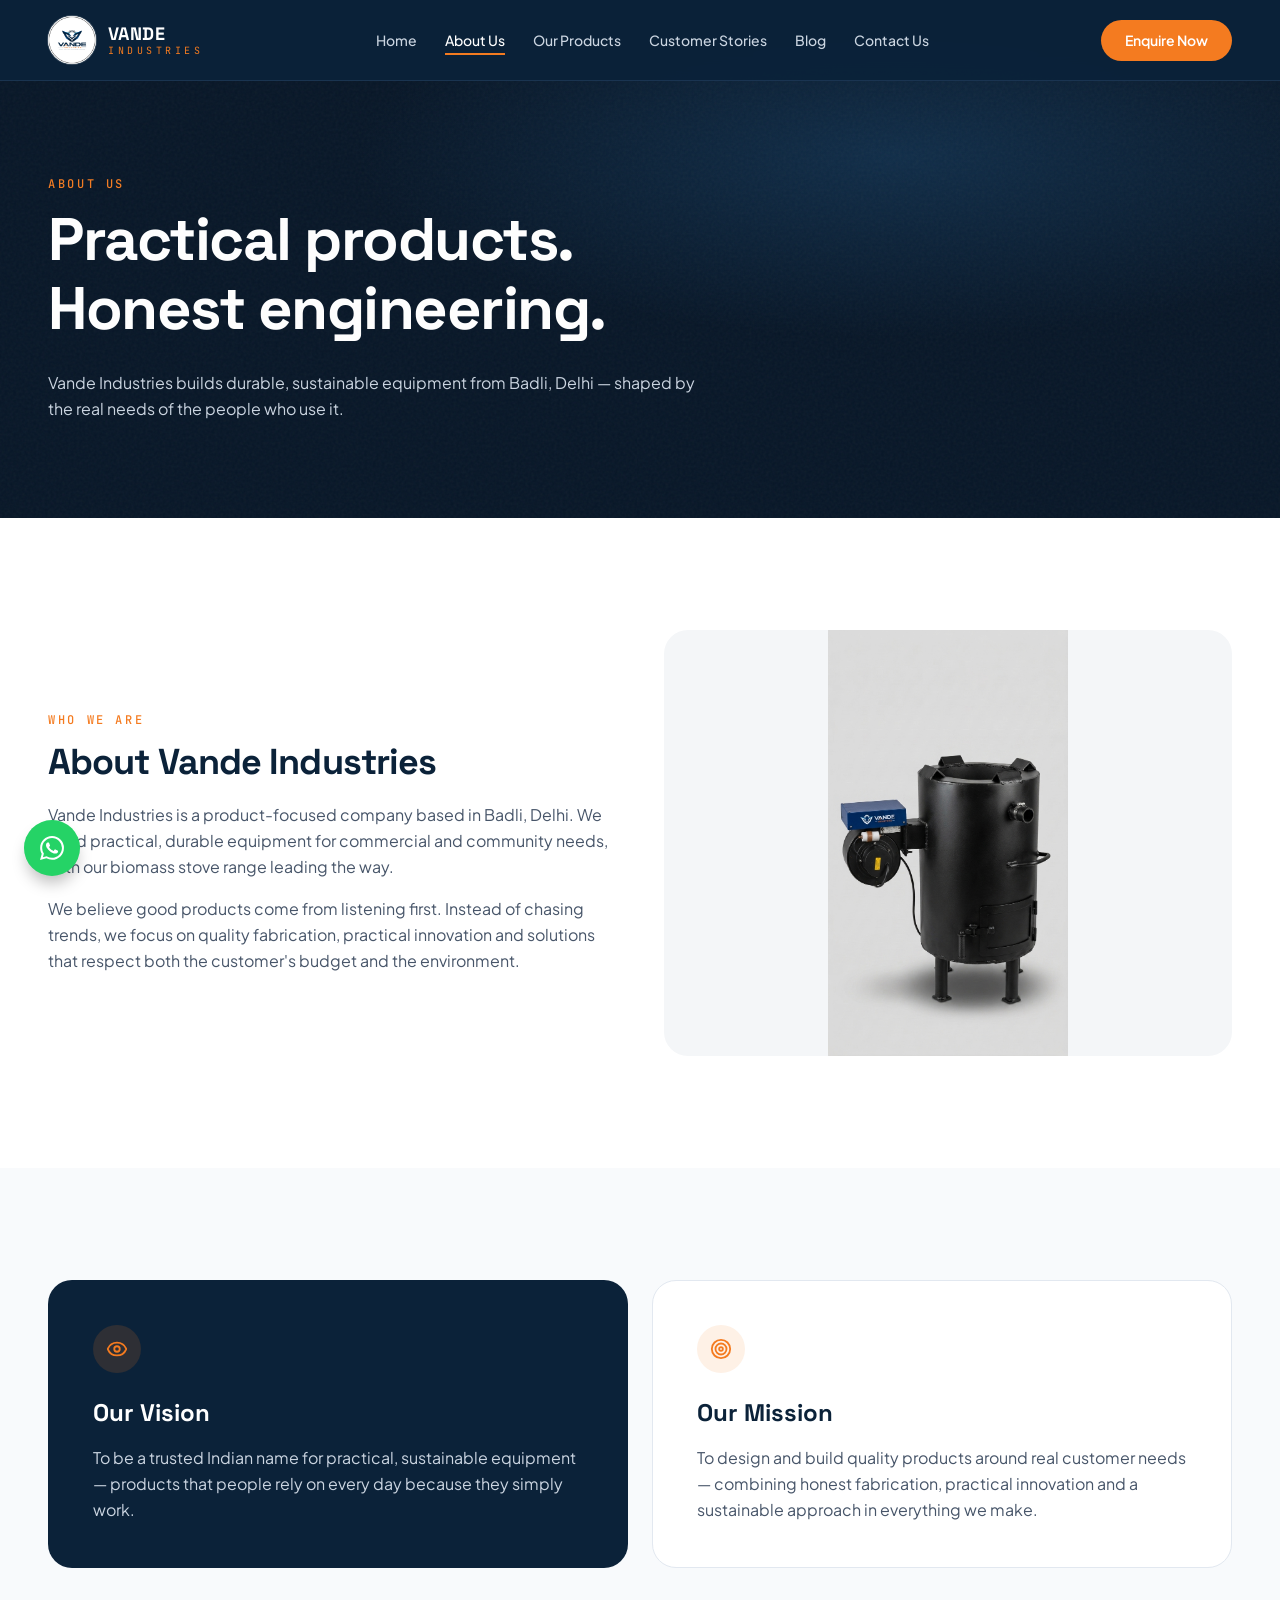
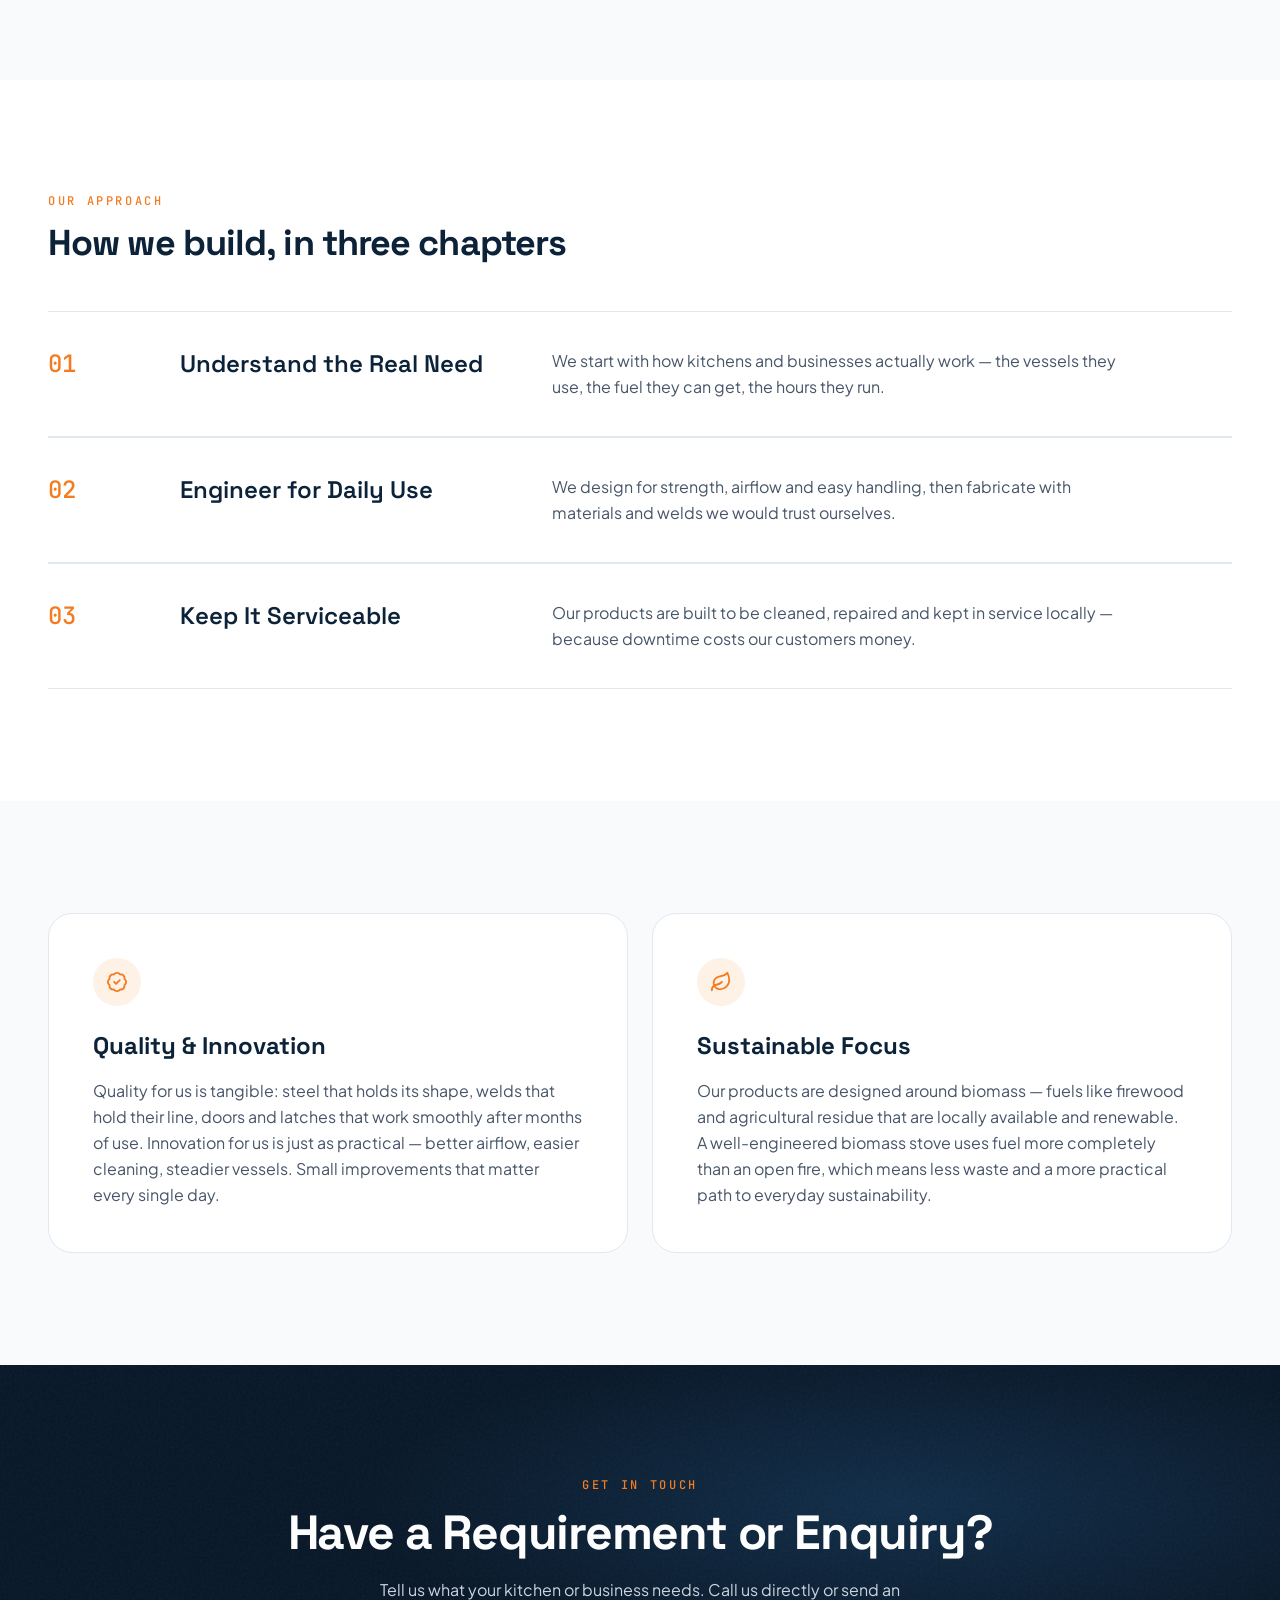
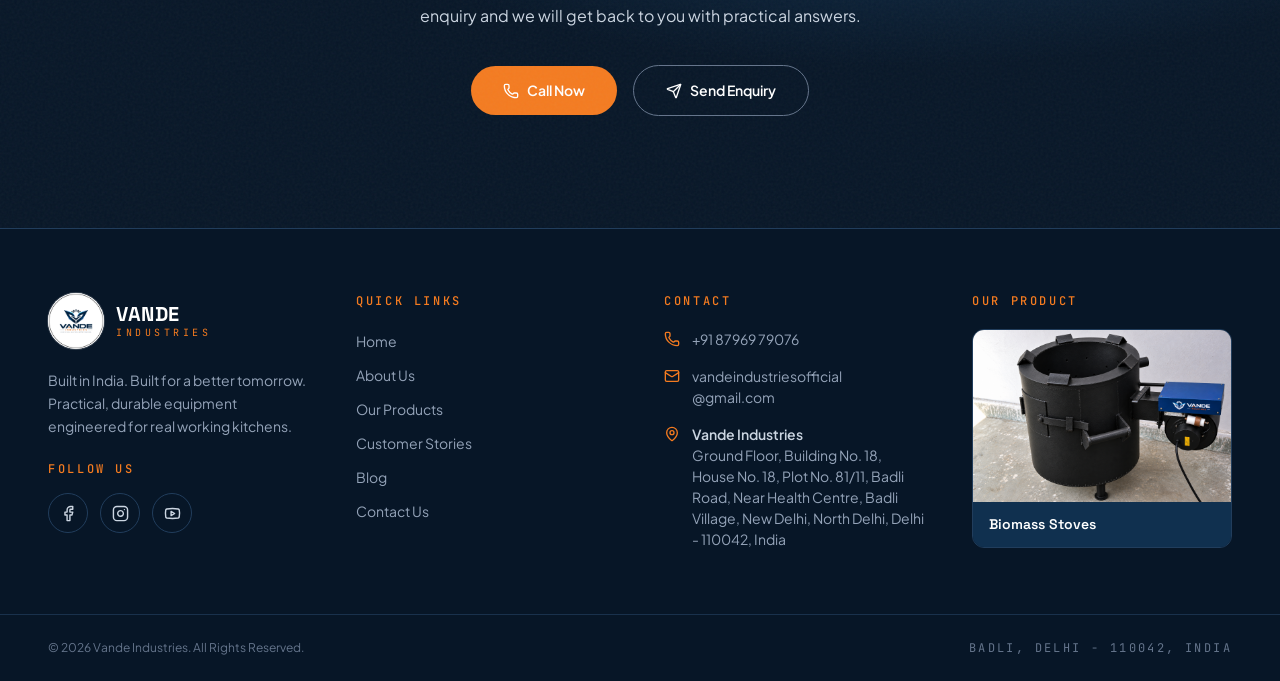
<file: about.html>
<!DOCTYPE html>
<html lang="en">
<head>
<meta charset="utf-8">
<meta name="viewport" content="width=device-width, initial-scale=1">
<meta name="theme-color" content="#0B2239">
<title>Vande Industries | Biomass Stoves — Built in India</title>
<meta name="description" content="Vande Industries, Badli Delhi — makers of heavy-duty biomass-fired stoves in 10.5, 13.5 and 15.5 inch models for commercial and community cooking. Sustainable, practical industrial products built in India.">
<meta name="keywords" content="Vande Industries, biomass stove, sustainable solutions, industrial products, eco-friendly solutions, Delhi">
<meta property="og:title" content="Vande Industries | Biomass Stoves">
<meta property="og:description" content="Practical, durable, sustainable equipment built in India. Explore the biomass stove range by Vande Industries, Badli, Delhi.">
<meta property="og:type" content="website">
<meta property="og:image" content="images/product-15-5-inch.png">
<meta name="twitter:card" content="summary_large_image">
<link rel="icon" href="images/logoofvande.png">
<link rel="apple-touch-icon" href="images/logoofvande.png">
<link rel="preconnect" href="https://fonts.googleapis.com">
<link rel="preconnect" href="https://fonts.gstatic.com" crossorigin>
<link href="https://fonts.googleapis.com/css2?family=Plus+Jakarta+Sans:wght@400;500;600;700&family=Space+Grotesk:wght@500;600;700&family=JetBrains+Mono:wght@400;500&display=swap" rel="stylesheet">
<style>
/* ===== 1. TOKENS ===== */
:root{--navy:#0B2239;--navy-deep:#071627;--navy-surface:#10304F;--navy-border:#213D5C;--navy-light:#173F63;--blaze:#F47B20;--blaze-hover:#E06A0F;--blaze-subtle:#FEF1E6;--bg-soft:#F4F6F8;--s50:#f8fafc;--s200:#e2e8f0;--s300:#cbd5e1;--s400:#94a3b8;--s500:#64748b;--s600:#475569;--s700:#334155;--fg:#0f172a;--f-body:"Plus Jakarta Sans",sans-serif;--f-head:"Space Grotesk",sans-serif;--f-mono:"JetBrains Mono",monospace}

/* ===== 2. RESET / BASE ===== */
*,::before,::after{box-sizing:border-box;border:0 solid #e5e7eb}
html{line-height:1.5;-webkit-text-size-adjust:100%;scroll-behavior:smooth}
body{margin:0;font-family:var(--f-body);color:var(--fg);background:#fff;-webkit-font-smoothing:antialiased;overflow-x:hidden}
h1,h2,h3,p,ul,dl,dd,figure{margin:0;padding:0}
ul{list-style:none}a{color:inherit;text-decoration:none}
img,svg{display:block;max-width:100%}img{height:auto}
button{font:inherit;color:inherit;background:none;cursor:pointer;padding:0}
::selection{background:var(--blaze);color:#fff}
:focus-visible{outline:2px solid var(--blaze);outline-offset:3px;border-radius:2px}
.sr-only{position:absolute;width:1px;height:1px;margin:-1px;overflow:hidden;clip:rect(0,0,0,0);white-space:nowrap}
.sr-only:focus{position:absolute;left:1rem;top:1rem;width:auto;height:auto;margin:0;clip:auto;z-index:60;background:var(--blaze);color:#fff;padding:.5rem 1rem;border-radius:.375rem}
.icon{width:1em;height:1em;fill:none;stroke:currentColor;stroke-width:2;stroke-linecap:round;stroke-linejoin:round;flex-shrink:0}

/* ===== 3. LAYOUT HELPERS ===== */
.container{width:100%;max-width:80rem;margin:0 auto;padding:0 1.25rem}
@media(min-width:640px){.container{padding:0 2rem}}
@media(min-width:1024px){.container{padding:0 3rem}}
.eyebrow{font-family:var(--f-mono);font-size:.75rem;line-height:1rem;font-weight:500;text-transform:uppercase;letter-spacing:.22em;color:var(--blaze)}
.spotlight{position:absolute;inset:0;background:radial-gradient(ellipse 60% 50% at 70% 30%,rgba(23,63,99,.55),transparent 70%)}
.grain{position:relative;overflow:hidden}
.grain::after{content:"";position:absolute;inset:0;pointer-events:none;opacity:.05;background-image:url("data:image/svg+xml,%3Csvg viewBox='0 0 200 200' xmlns='http://www.w3.org/2000/svg'%3E%3Cfilter id='n'%3E%3CfeTurbulence type='fractalNoise' baseFrequency='0.9' numOctaves='2'/%3E%3C/filter%3E%3Crect width='100%25' height='100%25' filter='url(%23n)'/%3E%3C/svg%3E")}
.section{padding:5rem 0}@media(min-width:640px){.section{padding:7rem 0}}
.section-head h2{margin-top:.75rem;font-family:var(--f-head);font-weight:700;letter-spacing:-.025em;color:var(--navy);font-size:1.5rem;line-height:2rem}
.section-head p{margin-top:1rem;line-height:1.625;color:var(--s600)}
.section-head{max-width:42rem}
.section-head p.eyebrow{margin-top:0;color:var(--blaze)}
.section-head.dark h2{color:#fff}.section-head.dark p{color:var(--s300)}
@media(min-width:640px){.section-head h2{font-size:1.875rem;line-height:2.25rem}}
@media(min-width:1024px){.section-head h2{font-size:2.25rem;line-height:2.5rem}}
.head-row{display:flex;flex-direction:column;justify-content:space-between;gap:1.5rem}
@media(min-width:1024px){.head-row{flex-direction:row;align-items:flex-end}}

/* ===== 4. BUTTONS ===== */
.btn{display:inline-flex;align-items:center;justify-content:center;gap:.5rem;border-radius:9999px;font-size:.875rem;font-weight:600;transition:all .3s;white-space:nowrap}
.btn .icon{transition:transform .3s}.btn:hover .icon-arrow{transform:translateX(.25rem)}
.btn-blaze{background:var(--blaze);color:#fff;padding:.875rem 2rem}.btn-blaze:hover{background:var(--blaze-hover)}
.btn-ghost{border:1px solid var(--s500);color:#fff;padding:.875rem 2rem}.btn-ghost:hover{border-color:var(--blaze);color:var(--blaze)}
.btn-outline-navy{border:1px solid var(--navy);color:var(--navy);padding:.75rem 1.75rem}.btn-outline-navy:hover{background:var(--navy);color:#fff}
.btn-navy{background:var(--navy);color:#fff;padding:.75rem 1.75rem}.btn-navy:hover{background:var(--navy-light)}

/* ===== 5. HEADER / NAV ===== */
.site-header{position:fixed;inset:0 0 auto;z-index:50;border-bottom:1px solid rgba(33,61,92,.7);background:rgba(11,34,57,.95);backdrop-filter:blur(12px);-webkit-backdrop-filter:blur(12px)}
.nav{display:flex;height:5rem;align-items:center;justify-content:space-between}
.brand{display:flex;align-items:center;gap:.75rem}
.brand-logo{display:block;height:3rem;width:3rem;border-radius:9999px;overflow:hidden;background:#fff;box-shadow:0 0 0 1px rgba(255,255,255,.2)}
.brand-logo img{width:100%;height:100%;object-fit:cover}
.brand-text{display:flex;flex-direction:column;line-height:1.25}
@media(min-width:640px){.brand-text{display:flex}}
.brand-name{font-family:var(--f-head);font-size:1.125rem;font-weight:700;letter-spacing:.025em;color:#fff}
.brand-sub{font-family:var(--f-mono);font-size:10px;text-transform:uppercase;letter-spacing:.35em;color:var(--blaze)}
.nav-links{display:none;align-items:center;gap:1.75rem}
.nav-links a{position:relative;font-size:.875rem;font-weight:500;color:var(--s300);transition:color .3s}
.nav-links a:hover,.nav-links a[aria-current=page]{color:#fff}
.nav-links a::after{content:"";position:absolute;left:0;bottom:-.375rem;height:2px;width:0;background:var(--blaze);transition:width .3s}
.nav-links a:hover::after,.nav-links a[aria-current=page]::after{width:100%}
.nav-right{display:flex;align-items:center;gap:.75rem}
.nav-cta{display:none;padding:.625rem 1.5rem}
.menu-toggle{display:inline-flex;height:2.75rem;width:2.75rem;align-items:center;justify-content:center;border-radius:9999px;border:1px solid var(--navy-border);color:#fff}
.menu-toggle .icon{font-size:20px}
.mobile-menu{display:none;border-top:1px solid rgba(33,61,92,.7);background:var(--navy)}
.mobile-menu.open{display:block}
.mobile-menu a{display:block;padding:.875rem 0;font-size:.875rem;font-weight:500;color:var(--s300);border-bottom:1px solid rgba(33,61,92,.5)}
.mobile-menu a[aria-current=page]{color:var(--blaze)}
.mobile-menu .btn {
  margin: 1rem 0 1.25rem;
  width: 100%;
  box-sizing: border-box;
  color: #fff;
  text-align: center;
  justify-content: center;
}
@media(min-width:1024px){.nav-links{display:flex}.nav-cta{display:inline-flex}.menu-toggle,.mobile-menu{display:none!important}}

/* ===== 12. CTA ===== */
.cta{position:relative;overflow:hidden;background:var(--navy-deep)}
.cta .container{position:relative;padding-top:5rem;padding-bottom:5rem}
@media(min-width:640px){.cta .container{padding-top:7rem;padding-bottom:7rem}}
.cta-in{max-width:48rem;margin:0 auto;text-align:center}
.cta h2{margin-top:1rem;font-family:var(--f-head);font-size:1.875rem;font-weight:700;letter-spacing:-.025em;color:#fff}
.cta p.lead{margin:1.25rem auto 0;max-width:36rem;line-height:1.625;color:var(--s300)}
@media(min-width:640px){.cta h2{font-size:2.25rem}}@media(min-width:1024px){.cta h2{font-size:3rem;line-height:1}}
.cta-actions{margin-top:2.25rem;display:flex;flex-direction:column;align-items:center;justify-content:center;gap:1rem}
.cta-actions .btn{width:100%}
@media(min-width:640px){.cta-actions{flex-direction:row}.cta-actions .btn{width:auto}}

/* ===== 13. FOOTER ===== */
.site-footer{border-top:1px solid var(--navy-border);background:var(--navy-deep);color:var(--s300)}
.footer-grid{display:grid;gap:3rem;padding-top:4rem;padding-bottom:4rem}
@media(min-width:768px){.footer-grid{grid-template-columns:repeat(2,1fr)}}
@media(min-width:1024px){.footer-grid{grid-template-columns:repeat(4,1fr)}}
.site-footer .brand-logo{height:3.5rem;width:3.5rem}
.site-footer .brand-text{display:flex}.site-footer .brand-name{font-size:1.25rem}
.f-tag{margin-top:1.25rem;max-width:20rem;font-size:.875rem;line-height:1.625;color:var(--s400)}
.site-footer h3.eyebrow{margin-bottom:1.25rem}
.socials{display:flex;align-items:center;gap:.75rem;margin-top:1rem}
.socials a{display:flex;height:2.5rem;width:2.5rem;align-items:center;justify-content:center;border-radius:9999px;border:1px solid var(--navy-border);color:var(--s300);transition:all .3s}
.socials a:hover{transform:translateY(-.125rem);border-color:var(--blaze);background:var(--blaze);color:#fff}
.socials .icon{font-size:17px}
.f-follow{margin-top:1.5rem}.f-follow h3{margin-bottom:0!important}
.f-links li+li{margin-top:.625rem}
.f-links a{font-size:.875rem;color:var(--s400);transition:color .3s}.f-links a:hover{color:var(--blaze)}
.f-contact{font-size:.875rem}.f-contact li+li{margin-top:1rem}
.f-contact li,.f-contact a{display:flex;align-items:flex-start;gap:.75rem;color:var(--s400);transition:color .3s}
.f-contact a:hover{color:var(--blaze)}
.f-contact .icon{margin-top:.125rem;font-size:16px;color:var(--blaze)}
.f-contact strong{font-weight:600;color:var(--s300)}
.f-product{display:block;overflow:hidden;border-radius:.75rem;border:1px solid var(--navy-border)}
.f-product img{width:100%;object-fit:contain;transition:transform .5s}.f-product:hover img{transform:scale(1.05)}
.f-product span{display:block;background:var(--navy-surface);padding:.75rem 1rem;font-family:var(--f-head);font-size:.875rem;font-weight:600;color:#fff}
.f-bottom{border-top:1px solid rgba(33,61,92,.7)}
.f-bottom .container{display:flex;flex-direction:column;align-items:center;justify-content:space-between;gap:.75rem;padding-top:1.5rem;padding-bottom:1.5rem;font-size:.75rem;color:var(--s500)}
.f-bottom .mono{font-family:var(--f-mono);text-transform:uppercase;letter-spacing:.2em}
@media(min-width:640px){.f-bottom .container{flex-direction:row}}

/* ===== 14. WHATSAPP FAB ===== */
.wa{position:fixed;bottom:1.5rem;left:1.5rem;z-index:50;display:flex;height:3.5rem;width:3.5rem;align-items:center;justify-content:center;border-radius:9999px;background:#25D366;color:#fff;box-shadow:0 10px 15px -3px rgba(0,0,0,.25);transition:box-shadow .3s}
.wa:hover{box-shadow:0 20px 25px -5px rgba(0,0,0,.3)}
.wa svg{width:24px;height:24px;fill:currentColor}
.wa::before{content:"";position:absolute;inset:0;z-index:-1;border-radius:9999px;background:#25D366;opacity:.2;animation:ping 1s cubic-bezier(0,0,.2,1) infinite}
@keyframes ping{75%,100%{transform:scale(2);opacity:0}}

/* ===== 15. SCROLL REVEAL ===== */
.js .reveal{opacity:0;transform:translateY(28px);transition:opacity .7s ease,transform .7s ease}
.js .reveal.in{opacity:1;transform:none}
@media(prefers-reduced-motion:reduce){.js .reveal{opacity:1;transform:none;transition:none}.marquee-track,.wa::before{animation:none}}

/* ===== ABOUT PAGE ===== */
.bg-soft{background:var(--s50)}
.split{display:grid;align-items:center;gap:3rem}
@media(min-width:1024px){.split{grid-template-columns:1fr 1fr}}
.page-hero{position:relative;overflow:hidden;background:var(--navy-deep);padding:9rem 0 5rem}
@media(min-width:640px){.page-hero{padding:11rem 0 6rem}}
.page-hero .container{position:relative}
.page-hero h1{margin-top:1rem;font-family:var(--f-head);font-weight:700;line-height:1.08;letter-spacing:-.025em;color:#fff;font-size:2.25rem;text-wrap:balance}
.page-hero h1 span{display:block;overflow:hidden;padding-bottom:.25rem}
@media(min-width:640px){.page-hero h1{font-size:3rem}}@media(min-width:1024px){.page-hero h1{font-size:3.75rem}}
.page-hero p.lead{margin-top:1.5rem;max-width:42rem;line-height:1.625;color:var(--s300)}
.who-img{overflow:hidden;border-radius:1.5rem}
.who-img img{aspect-ratio:4/3;width:100%;object-fit:contain;background:var(--bg-soft)}
.copy p{margin-top:1.25rem;line-height:1.625;color:var(--s600)}.copy p+p{margin-top:1rem}
.two{display:grid;gap:1.5rem}
@media(min-width:768px){.two.md{grid-template-columns:repeat(2,1fr)}}
@media(min-width:1024px){.two.lg{grid-template-columns:repeat(2,1fr)}}
.info-card{height:100%;display:flex;flex-direction:column;border-radius:1.5rem;padding:2.25rem;background:#fff;border:1px solid var(--s200)}
@media(min-width:640px){.info-card{padding:2.75rem}}
.info-card.dark{background:var(--navy);border-color:transparent}
.badge{display:flex;height:3rem;width:3rem;align-items:center;justify-content:center;border-radius:9999px;background:var(--blaze-subtle);color:var(--blaze)}
.dark .badge{background:rgba(244,123,32,.15)}
.badge .icon{font-size:22px}
.info-card h2{margin-top:1.5rem;font-family:var(--f-head);font-size:1.5rem;line-height:2rem;font-weight:700;color:var(--navy)}
.info-card.dark h2{color:#fff}
.info-card p{margin-top:1rem;flex:1;line-height:1.625;color:var(--s600)}
.info-card.dark p{color:var(--s300)}
.chapters{margin-top:3rem}
.chapter{display:grid;align-items:start;gap:1rem;border-top:1px solid var(--s200);padding:2.25rem 0}
.chapter:last-child{border-bottom:1px solid var(--s200)}
@media(min-width:640px){.chapter{grid-template-columns:100px 1fr 2fr;gap:2rem}}
.chapter .n{font-family:var(--f-mono);font-size:1.5rem;line-height:2rem;font-weight:500;color:var(--blaze)}
.chapter h3{font-family:var(--f-head);font-size:1.25rem;line-height:1.75rem;font-weight:600;color:var(--navy)}
@media(min-width:640px){.chapter h3{font-size:1.5rem;line-height:2rem}}
.chapter p{max-width:36rem;line-height:1.625;color:var(--s600)}

</style>
<script>document.documentElement.classList.add('js')</script>
</head>
<body>

<svg width="0" height="0" style="position:absolute" aria-hidden="true">
  <symbol id="i-pin" viewBox="0 0 24 24"><path d="M20 10c0 4.993-5.539 10.193-7.399 11.799a1 1 0 0 1-1.202 0C9.539 20.193 4 14.993 4 10a8 8 0 0 1 16 0"/><circle cx="12" cy="10" r="3"/></symbol>
  <symbol id="i-menu" viewBox="0 0 24 24"><path d="M4 12h16"/><path d="M4 18h16"/><path d="M4 6h16"/></symbol>
  <symbol id="i-phone" viewBox="0 0 24 24"><path d="M13.832 16.568a1 1 0 0 0 1.213-.303l.355-.465A2 2 0 0 1 17 15h3a2 2 0 0 1 2 2v3a2 2 0 0 1-2 2A18 18 0 0 1 2 4a2 2 0 0 1 2-2h3a2 2 0 0 1 2 2v3a2 2 0 0 1-.8 1.6l-.468.351a1 1 0 0 0-.292 1.233 14 14 0 0 0 6.392 6.384"/></symbol>
  <symbol id="i-send" viewBox="0 0 24 24"><path d="M14.536 21.686a.5.5 0 0 0 .937-.024l6.5-19a.496.496 0 0 0-.635-.635l-19 6.5a.5.5 0 0 0-.024.937l7.93 3.18a2 2 0 0 1 1.112 1.11z"/><path d="m21.854 2.147-10.94 10.939"/></symbol>
  <symbol id="i-mail" viewBox="0 0 24 24"><path d="m22 7-8.991 5.727a2 2 0 0 1-2.009 0L2 7"/><rect x="2" y="4" width="20" height="16" rx="2"/></symbol>
  <symbol id="i-fb" viewBox="0 0 24 24"><path d="M18 2h-3a5 5 0 0 0-5 5v3H7v4h3v8h4v-8h3l1-4h-4V7a1 1 0 0 1 1-1h3z"/></symbol>
  <symbol id="i-ig" viewBox="0 0 24 24"><rect width="20" height="20" x="2" y="2" rx="5" ry="5"/><path d="M16 11.37A4 4 0 1 1 12.63 8 4 4 0 0 1 16 11.37z"/><line x1="17.5" x2="17.51" y1="6.5" y2="6.5"/></symbol>
  <symbol id="i-yt" viewBox="0 0 24 24"><path d="M2.5 17a24.12 24.12 0 0 1 0-10 2 2 0 0 1 1.4-1.4 49.56 49.56 0 0 1 16.2 0A2 2 0 0 1 21.5 7a24.12 24.12 0 0 1 0 10 2 2 0 0 1-1.4 1.4 49.55 49.55 0 0 1-16.2 0A2 2 0 0 1 2.5 17"/><path d="m10 15 5-3-5-3z"/></symbol>
  <symbol id="i-eye" viewBox="0 0 24 24"><path d="M2.062 12.348a1 1 0 0 1 0-.696 10.75 10.75 0 0 1 19.876 0 1 1 0 0 1 0 .696 10.75 10.75 0 0 1-19.876 0"/><circle cx="12" cy="12" r="3"/></symbol>
  <symbol id="i-target" viewBox="0 0 24 24"><circle cx="12" cy="12" r="10"/><circle cx="12" cy="12" r="6"/><circle cx="12" cy="12" r="2"/></symbol>
  <symbol id="i-check" viewBox="0 0 24 24"><path d="M3.85 8.62a4 4 0 0 1 4.78-4.77 4 4 0 0 1 6.74 0 4 4 0 0 1 4.78 4.78 4 4 0 0 1 0 6.74 4 4 0 0 1-4.77 4.78 4 4 0 0 1-6.75 0 4 4 0 0 1-4.78-4.77 4 4 0 0 1 0-6.76Z"/><path d="m9 12 2 2 4-4"/></symbol>
  <symbol id="i-leaf" viewBox="0 0 24 24"><path d="M11 20A7 7 0 0 1 9.8 6.1C15.5 5 17 4.48 19 2c1 2 2 4.18 2 8 0 5.5-4.78 10-10 10Z"/><path d="M2 21c0-3 1.85-5.36 5.08-6C9.5 14.52 12 13 13 12"/></symbol>
</svg>

<!-- HEADER -->
<header class="site-header">
  <a href="#main-content" class="sr-only">Skip to content</a>
  <nav class="container nav" aria-label="Main navigation">
    <a class="brand" href="index.html" aria-label="Vande Industries home">
      <span class="brand-logo"><img src="images/logoofvande.png" alt="Vande Industries logo" width="48" height="48"></span>
      <span class="brand-text"><span class="brand-name">VANDE</span><span class="brand-sub">Industries</span></span>
    </a>
    <ul class="nav-links">
      <li><a href="index.html">Home</a></li>
      <li><a href="about.html" aria-current="page">About Us</a></li>
      <li><a href="products.html">Our Products</a></li>
      <li><a href="stories.html">Customer Stories</a></li>
      <li><a href="blog.html">Blog</a></li>
      <li><a href="contact.html">Contact Us</a></li>
    </ul>
    <div class="nav-right">
      <a class="btn btn-blaze nav-cta" href="contact.html">Enquire Now</a>
      <button type="button" class="menu-toggle" data-menu-toggle aria-label="Open menu" aria-expanded="false" aria-controls="mobile-menu"><svg class="icon"><use href="#i-menu"/></svg></button>
    </div>
  </nav>
  <div class="mobile-menu" id="mobile-menu">
    <div class="container">
      <a href="index.html">Home</a>
      <a href="about.html" aria-current="page">About Us</a>
      <a href="products.html">Our Products</a>
      <a href="stories.html">Customer Stories</a>
      <a href="blog.html">Blog</a>
      <a href="contact.html">Contact Us</a>
      <a class="btn btn-blaze" href="contact.html">Enquire Now</a>
    </div>
  </div>
</header>

<main id="main-content">

<!-- PAGE HERO -->
<section class="page-hero grain">
  <div class="spotlight"></div>
  <div class="container">
    <p class="eyebrow">About Us</p>
    <h1><span>Practical products.</span><span>Honest engineering.</span></h1>
    <p class="lead">Vande Industries builds durable, sustainable equipment from Badli, Delhi — shaped by the real needs of the people who use it.</p>
  </div>
</section>

<!-- WHO WE ARE -->
<section class="section">
  <div class="container split">
    <div>
      <div class="section-head reveal"><p class="eyebrow">Who We Are</p><h2>About Vande Industries</h2></div>
      <div class="copy reveal">
        <p>Vande Industries is a product-focused company based in Badli, Delhi. We build practical, durable equipment for commercial and community needs, with our biomass stove range leading the way.</p>
        <p>We believe good products come from listening first. Instead of chasing trends, we focus on quality fabrication, practical innovation and solutions that respect both the customer's budget and the environment.</p>
      </div>
    </div>
    <div class="reveal"><div class="who-img"><img src="images/10.5inchbh.png" alt="10.5 Inch Biomass Stove with matte-black industrial finish" loading="lazy"></div></div>
  </div>
</section>

<!-- VISION / MISSION -->
<section class="section bg-soft">
  <div class="container two md">
    <div class="reveal"><div class="info-card dark"><span class="badge"><svg class="icon"><use href="#i-eye"/></svg></span><h2>Our Vision</h2><p>To be a trusted Indian name for practical, sustainable equipment — products that people rely on every day because they simply work.</p></div></div>
    <div class="reveal"><div class="info-card"><span class="badge"><svg class="icon"><use href="#i-target"/></svg></span><h2>Our Mission</h2><p>To design and build quality products around real customer needs — combining honest fabrication, practical innovation and a sustainable approach in everything we make.</p></div></div>
  </div>
</section>

<!-- OUR APPROACH -->
<section class="section">
  <div class="container">
    <div class="section-head reveal"><p class="eyebrow">Our Approach</p><h2>How we build, in three chapters</h2></div>
    <div class="chapters">
      <div class="reveal"><div class="chapter"><span class="n">01</span><h3>Understand the Real Need</h3><p>We start with how kitchens and businesses actually work — the vessels they use, the fuel they can get, the hours they run.</p></div></div>
      <div class="reveal"><div class="chapter"><span class="n">02</span><h3>Engineer for Daily Use</h3><p>We design for strength, airflow and easy handling, then fabricate with materials and welds we would trust ourselves.</p></div></div>
      <div class="reveal"><div class="chapter"><span class="n">03</span><h3>Keep It Serviceable</h3><p>Our products are built to be cleaned, repaired and kept in service locally — because downtime costs our customers money.</p></div></div>
    </div>
  </div>
</section>

<!-- QUALITY / SUSTAINABLE -->
<section class="section bg-soft">
  <div class="container two lg">
    <div class="reveal"><div class="info-card"><span class="badge"><svg class="icon"><use href="#i-check"/></svg></span><h2>Quality &amp; Innovation</h2><p>Quality for us is tangible: steel that holds its shape, welds that hold their line, doors and latches that work smoothly after months of use. Innovation for us is just as practical — better airflow, easier cleaning, steadier vessels. Small improvements that matter every single day.</p></div></div>
    <div class="reveal"><div class="info-card"><span class="badge"><svg class="icon"><use href="#i-leaf"/></svg></span><h2>Sustainable Focus</h2><p>Our products are designed around biomass — fuels like firewood and agricultural residue that are locally available and renewable. A well-engineered biomass stove uses fuel more completely than an open fire, which means less waste and a more practical path to everyday sustainability.</p></div></div>
  </div>
</section>

<!-- FINAL CTA -->
<section class="cta grain">
  <div class="spotlight"></div>
  <div class="container"><div class="cta-in">
    <div class="reveal"><p class="eyebrow">Get In Touch</p><h2>Have a Requirement or Enquiry?</h2><p class="lead">Tell us what your kitchen or business needs. Call us directly or send an enquiry and we will get back to you with practical answers.</p></div>
    <div class="cta-actions reveal">
      <a class="btn btn-blaze" href="tel:8796979076"><svg class="icon" style="font-size:16px"><use href="#i-phone"/></svg> Call Now</a>
      <a class="btn btn-ghost" href="contact.html"><svg class="icon" style="font-size:16px"><use href="#i-send"/></svg> Send Enquiry</a>
    </div>
  </div></div>
</section>
</main>

<!-- FOOTER -->
<footer class="site-footer">
  <div class="container footer-grid">
    <div>
      <div class="brand"><span class="brand-logo"><img src="images/logoofvande.png" alt="Vande Industries logo" width="56" height="56"></span><span class="brand-text"><span class="brand-name">VANDE</span><span class="brand-sub">Industries</span></span></div>
      <p class="f-tag">Built in India. Built for a better tomorrow. Practical, durable equipment engineered for real working kitchens.</p>
      <div class="f-follow"><h3 class="eyebrow">Follow Us</h3>
        <div class="socials">
          <a href="https://www.facebook.com/VandeIndustriesofficial" target="_blank" rel="noopener noreferrer" aria-label="Visit VANDE INDUSTRIES on Facebook" title="Visit VANDE INDUSTRIES on Facebook"><svg class="icon"><use href="#i-fb"/></svg></a>
          <a href="https://www.instagram.com/bharatbiostove" target="_blank" rel="noopener noreferrer" aria-label="Visit Bharat Bio-Stove on Instagram" title="Visit Bharat Bio-Stove on Instagram"><svg class="icon"><use href="#i-ig"/></svg></a>
          <a href="https://www.youtube.com/@VandeIndustries" target="_blank" rel="noopener noreferrer" aria-label="Subscribe to VANDE INDUSTRIES on YouTube" title="Subscribe to VANDE INDUSTRIES on YouTube"><svg class="icon"><use href="#i-yt"/></svg></a>
        </div></div>
    </div>
    <nav aria-label="Footer navigation"><h3 class="eyebrow">Quick Links</h3>
      <ul class="f-links"><li><a href="index.html">Home</a></li><li><a href="about.html">About Us</a></li><li><a href="products.html">Our Products</a></li><li><a href="stories.html">Customer Stories</a></li><li><a href="blog.html">Blog</a></li><li><a href="contact.html">Contact Us</a></li></ul>
    </nav>
    <div><h3 class="eyebrow">Contact</h3>
      <ul class="f-contact">
        <li><a href="tel:8796979076"><svg class="icon"><use href="#i-phone"/></svg>+91 87969 79076</a></li>
        <li><a href="mailto:vandeindustriesofficial@gmail.com"><svg class="icon"><use href="#i-mail"/></svg><span style="min-width:0">vandeindustriesofficial<wbr>@gmail.com</span></a></li>
        <li><svg class="icon"><use href="#i-pin"/></svg><span><strong>Vande Industries</strong><br>Ground Floor, Building No. 18, House No. 18, Plot No. 81/11, Badli Road, Near Health Centre, Badli Village, New Delhi, North Delhi, Delhi - 110042, India</span></li>
      </ul>
    </div>
    <div><h3 class="eyebrow">Our Product</h3>
      <a class="f-product" href="products.html"><img src="images/cleancooking-blog.png" alt="Biomass Stove by Vande Industries" loading="lazy"><span>Biomass Stoves</span></a>
    </div>
  </div>
  <div class="f-bottom"><div class="container"><p>© 2026 Vande Industries. All Rights Reserved.</p><p class="mono">Badli, Delhi - 110042, India</p></div></div>
</footer>

<a class="wa" href="https://wa.me/918796979076?text=Hello%20Vande%20Industries%2C%20I%20would%20like%20to%20know%20more%20about%20your%20biomass%20stove%20range." target="_blank" rel="noopener noreferrer" aria-label="Chat with Vande Industries on WhatsApp">
  <svg viewBox="0 0 24 24" aria-hidden="true"><path d="M17.472 14.382c-.297-.149-1.758-.867-2.03-.967-.273-.099-.471-.148-.67.15-.197.297-.767.966-.94 1.164-.173.199-.347.223-.644.075-.297-.15-1.255-.463-2.39-1.475-.883-.788-1.48-1.761-1.653-2.059-.173-.297-.018-.458.13-.606.134-.133.297-.347.446-.52.149-.174.198-.298.297-.497.1-.198.05-.371-.025-.52-.074-.149-.669-1.612-.916-2.207-.242-.579-.487-.5-.669-.51-.173-.008-.371-.01-.57-.01-.198 0-.52.074-.792.372-.272.297-1.04 1.016-1.04 2.479 0 1.462 1.065 2.875 1.213 3.074.149.198 2.096 3.2 5.077 4.487.709.306 1.262.489 1.694.625.712.227 1.36.195 1.871.118.571-.085 1.758-.719 2.006-1.413.248-.694.248-1.289.173-1.413-.074-.124-.272-.198-.57-.347m-5.421 7.403h-.004a9.87 9.87 0 0 1-5.031-1.378l-.361-.214-3.741.982.998-3.648-.235-.374a9.86 9.86 0 0 1-1.51-5.26c.001-5.45 4.436-9.884 9.888-9.884 2.64 0 5.122 1.03 6.988 2.898a9.825 9.825 0 0 1 2.893 6.994c-.003 5.45-4.437 9.884-9.885 9.884m8.413-18.297A11.815 11.815 0 0 0 12.05 0C5.495 0 .16 5.335.157 11.892c0 2.096.547 4.142 1.588 5.945L.057 24l6.305-1.654a11.882 11.882 0 0 0 5.683 1.448h.005c6.554 0 11.89-5.335 11.893-11.893a11.821 11.821 0 0 0-3.48-8.413Z"/></svg>
</a>

<script>
(function(){'use strict';
var t=document.querySelector('[data-menu-toggle]'),m=document.getElementById('mobile-menu');
if(t&&m){t.addEventListener('click',function(){var o=m.classList.toggle('open');t.setAttribute('aria-expanded',o);t.setAttribute('aria-label',o?'Close menu':'Open menu')});
m.addEventListener('click',function(e){if(e.target.tagName==='A'){m.classList.remove('open');t.setAttribute('aria-expanded','false')}})}
var els=document.querySelectorAll('.reveal');
if('IntersectionObserver' in window){var io=new IntersectionObserver(function(en){en.forEach(function(x){if(x.isIntersecting){x.target.classList.add('in');io.unobserve(x.target)}})},{threshold:.12,rootMargin:'0px 0px -40px 0px'});
els.forEach(function(e){io.observe(e)});
setTimeout(function(){els.forEach(function(e){e.classList.add('in')})},4000)}else{els.forEach(function(e){e.classList.add('in')})}
})();
</script>
</body>
</html>
</file>
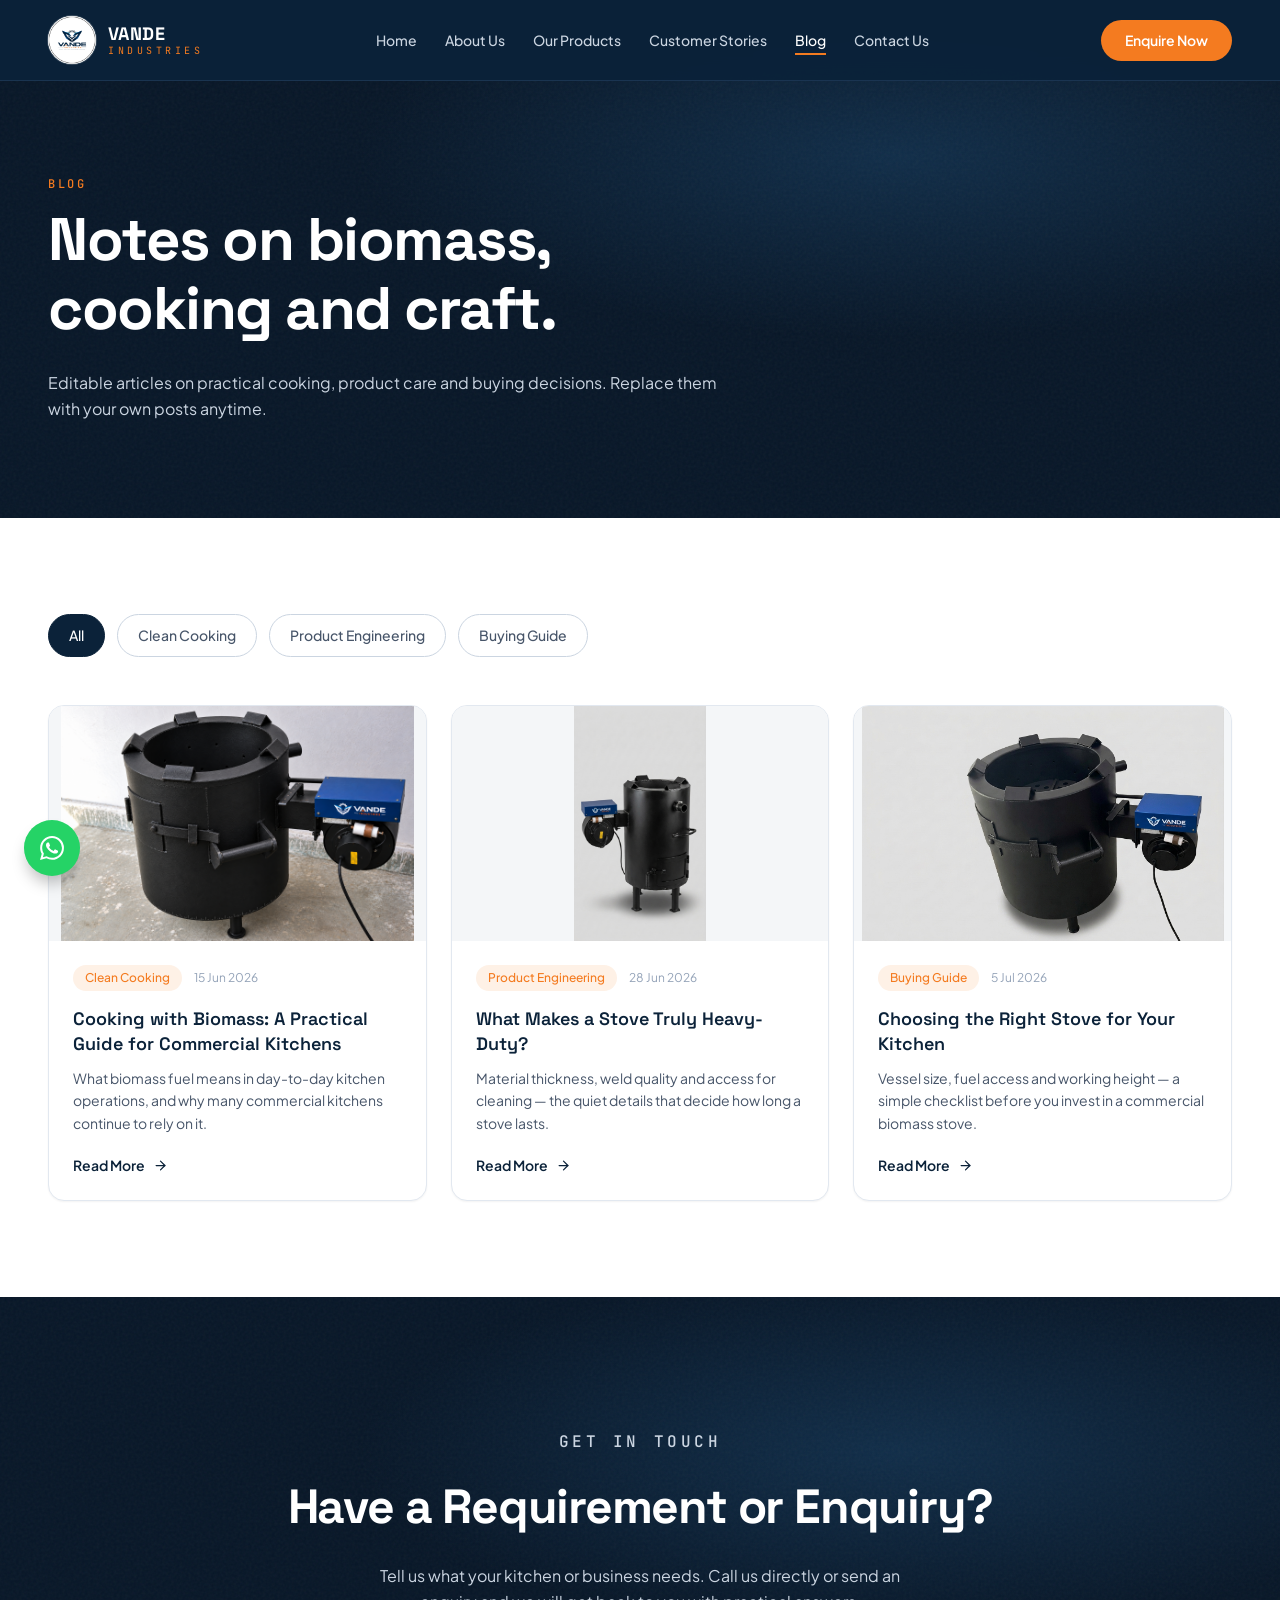
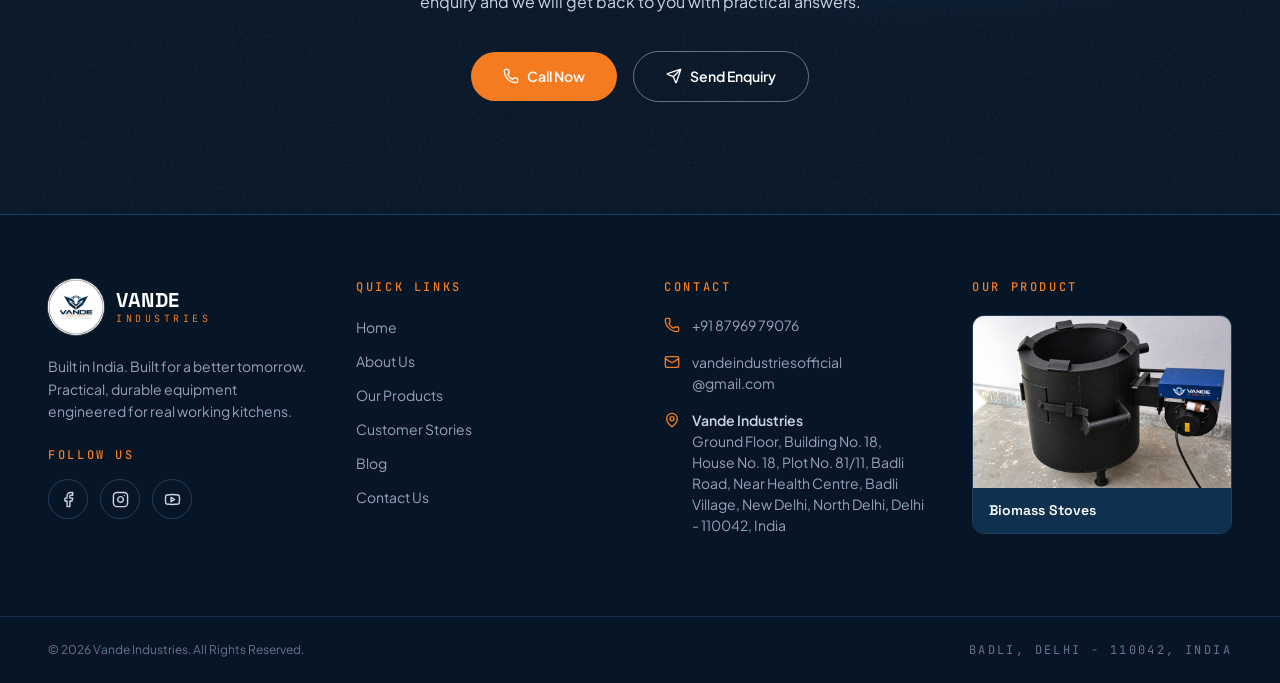
<file: blog.html>
<!DOCTYPE html>
<html lang="en">
<head>
<meta charset="utf-8">
<meta name="viewport" content="width=device-width, initial-scale=1">
<meta name="theme-color" content="#0B2239">
<meta name="description" content="Vande Industries, Badli Delhi — makers of heavy-duty biomass-fired stoves in 10.5, 13.5 and 15.5 inch models for commercial and community cooking. Sustainable, practical industrial products built in India.">
<meta name="keywords" content="Vande Industries, biomass stove, sustainable solutions, industrial products, eco-friendly solutions, Delhi">
<meta property="og:title" content="Vande Industries | Biomass Stoves">
<meta property="og:description" content="Practical, durable, sustainable equipment built in India. Explore the biomass stove range by Vande Industries, Badli, Delhi.">
<meta property="og:type" content="website">
<meta property="og:image" content="./images/cleancooking-blog.png">
<meta name="twitter:card" content="summary_large_image">
<link rel="icon" href="./images/logoofvande.png">
<link rel="apple-touch-icon" href="./images/logoofvande.png">
<link rel="preconnect" href="https://fonts.googleapis.com">
<link rel="preconnect" href="https://fonts.gstatic.com" crossorigin>
<link href="https://fonts.googleapis.com/css2?family=Plus+Jakarta+Sans:wght@400;500;600;700&family=Space+Grotesk:wght@500;600;700&family=JetBrains+Mono:wght@400;500&display=swap" rel="stylesheet">
<title>Vande Industries | Biomass Stoves — Built in India</title>

<style>
:root{
  --navy:#0B2239; --navy-deep:#071627; --navy-surface:#10304F; --navy-border:#213D5C; --navy-light:#173F63;
  --blaze:#F47B20; --blaze-hover:#E06A0F; --blaze-subtle:#FEF1E6;
  --slate-200:#e2e8f0; --slate-300:#cbd5e1; --slate-400:#94a3b8; --slate-500:#64748b; --slate-600:#475569; --slate-50:#f8fafc;
  --fg:#0f172a;
}
*,*::before,*::after{box-sizing:border-box;border:0 solid #e5e7eb}
html{line-height:1.5;-webkit-text-size-adjust:100%;scroll-behavior:smooth}
body{margin:0;background:#fff;color:var(--fg);font-family:"Plus Jakarta Sans",sans-serif;-webkit-font-smoothing:antialiased;overflow-x:hidden}
h1,h2,h3,p,ul{margin:0;padding:0}
ul{list-style:none}
a{color:inherit;text-decoration:none}
img,svg{display:block;max-width:100%}
button{font:inherit;color:inherit;background:none;cursor:pointer;padding:0;margin:0}
::selection{background:var(--blaze);color:#fff}
:focus-visible{outline:2px solid var(--blaze);outline-offset:3px;border-radius:2px}

.eyebrow{font-family:"JetBrains Mono",monospace;font-size:.75rem;line-height:1rem;font-weight:500;text-transform:uppercase;letter-spacing:.22em;color:var(--blaze)}
.container-site{margin:0 auto;width:100%;max-width:80rem;padding:0 1.25rem}
@media(min-width:640px){.container-site{padding:0 2rem}}
@media(min-width:1024px){.container-site{padding:0 3rem}}
.grain{position:relative}
.grain::after{content:"";position:absolute;inset:0;pointer-events:none;opacity:.05;background-image:url("data:image/svg+xml,%3Csvg viewBox='0 0 200 200' xmlns='http://www.w3.org/2000/svg'%3E%3Cfilter id='n'%3E%3CfeTurbulence type='fractalNoise' baseFrequency='0.9' numOctaves='2'/%3E%3C/filter%3E%3Crect width='100%25' height='100%25' filter='url(%23n)'/%3E%3C/svg%3E")}
.spotlight{position:absolute;inset:0;background:radial-gradient(ellipse 60% 50% at 70% 30%,rgba(23,63,99,.55),transparent 70%)}
.sr-only{position:absolute;width:1px;height:1px;padding:0;margin:-1px;overflow:hidden;clip:rect(0,0,0,0);white-space:nowrap}
.sr-only:focus{position:absolute;left:1rem;top:1rem;z-index:60;width:auto;height:auto;margin:0;clip:auto;padding:.5rem 1rem;background:var(--blaze);color:#fff;border-radius:.375rem}

.reveal{opacity:0;transform:translateY(24px);transition:opacity .7s ease,transform .7s ease}
.reveal.in{opacity:1;transform:none}

/* Header */
.site-header{position:fixed;left:0;right:0;top:0;z-index:50;border-bottom:1px solid rgba(33,61,92,.7);background:rgba(11,34,57,.95);backdrop-filter:blur(12px);-webkit-backdrop-filter:blur(12px)}
.nav{display:flex;height:5rem;align-items:center;justify-content:space-between}
.logo-link{display:flex;align-items:center;gap:.75rem}
.logo-circle{display:block;height:3rem;width:3rem;overflow:hidden;border-radius:9999px;background:#fff;box-shadow:0 0 0 1px rgba(255,255,255,.2)}
.logo-circle img{width:100%;height:100%;object-fit:cover}
.logo-text{display:flex;flex-direction:column;line-height:1.25}
@media(min-width:640px){.logo-text{display:flex}}
.logo-text b{font-family:"Space Grotesk",sans-serif;font-size:1.125rem;font-weight:700;letter-spacing:.025em;color:#fff}
.logo-text span{font-family:"JetBrains Mono",monospace;font-size:10px;text-transform:uppercase;letter-spacing:.35em;color:var(--blaze)}
.nav-links{display:none;align-items:center;gap:1.75rem}
@media(min-width:1024px){.nav-links{display:flex}}
.nav-links a{position:relative;font-size:.875rem;font-weight:500;color:var(--slate-300);transition:color .3s}
.nav-links a:hover,.nav-links a.active{color:#fff}
.nav-links a::after{content:"";position:absolute;left:0;bottom:-.375rem;height:2px;width:0;background:var(--blaze);transition:width .3s}
.nav-links a:hover::after,.nav-links a.active::after{width:100%}
.nav-right{display:flex;align-items:center;gap:.75rem}
.btn-enquire{display:none;border-radius:9999px;background:var(--blaze);padding:.625rem 1.5rem;font-size:.875rem;font-weight:600;color:#fff;transition:background .3s}
.btn-enquire:hover{background:var(--blaze-hover)}
@media(min-width:1024px){.btn-enquire{display:inline-flex}}
.menu-toggle{display:inline-flex;height:2.75rem;width:2.75rem;align-items:center;justify-content:center;border-radius:9999px;border:1px solid var(--navy-border);color:#fff}
@media(min-width:1024px){.menu-toggle{display:none}}
.mobile-menu{display:none;border-top:1px solid rgba(33,61,92,.7);background:var(--navy)}
.mobile-menu.open{display:block}
@media(min-width:1024px){.mobile-menu{display:none!important}}
.mobile-menu a{display:block;padding:.85rem 0;font-size:.95rem;font-weight:500;color:var(--slate-300);border-bottom:1px solid rgba(33,61,92,.5)}
.mobile-menu a.active{color:var(--blaze)}
.mobile-menu .m-cta{margin:1rem 0 1.25rem;text-align:center;border-radius:9999px;background:var(--blaze);color:#fff;border:0;padding:.75rem}

/* Hero */
.hero{position:relative;overflow:hidden;background:var(--navy-deep);padding:9rem 0 5rem}
@media(min-width:640px){.hero{padding:11rem 0 6rem}}
.hero .inner{position:relative;z-index:1}
.hero h1{margin-top:1rem;font-family:"Space Grotesk",sans-serif;font-size:2.25rem;font-weight:700;line-height:1.08;letter-spacing:-.025em;color:#fff;text-wrap:balance}
@media(min-width:640px){.hero h1{font-size:3rem}}
@media(min-width:1024px){.hero h1{font-size:3.75rem}}
.hero h1 span{display:block;overflow:hidden;padding-bottom:.25rem}
.hero p.lead{margin-top:1.5rem;max-width:42rem;font-size:1rem;line-height:1.625;color:var(--slate-300)}

/* Blog */
.blog{background:#fff;padding:5rem 0}
@media(min-width:640px){.blog{padding:6rem 0}}
.filters{display:flex;flex-wrap:wrap;gap:.75rem}
.filter-btn{border-radius:9999px;padding:.625rem 1.25rem;font-size:.875rem;font-weight:500;transition:all .3s;border:1px solid var(--slate-300);color:var(--slate-600)}
.filter-btn:hover{border-color:var(--navy);color:var(--navy)}
.filter-btn.active{background:var(--navy);color:#fff;border-color:var(--navy)}
.blog-grid{margin-top:3rem;display:grid;gap:1.5rem}
@media(min-width:768px){.blog-grid{grid-template-columns:repeat(2,minmax(0,1fr))}}
@media(min-width:1024px){.blog-grid{grid-template-columns:repeat(3,minmax(0,1fr))}}
.blog-grid>.reveal.hidden-card{display:none}
.card{display:flex;height:100%;flex-direction:column;overflow:hidden;border-radius:1rem;border:1px solid var(--slate-200);background:#fff;box-shadow:0 1px 2px 0 rgba(0,0,0,.05);transition:all .5s}
.card:hover{transform:translateY(-.375rem);box-shadow:0 20px 25px -5px rgba(0,0,0,.1),0 8px 10px -6px rgba(0,0,0,.1)}
.card .thumb{overflow:hidden}
.card .thumb img{aspect-ratio:16/10;width:100%;background:#F4F6F8;object-fit:contain;transition:transform .7s}
.card:hover .thumb img{transform:scale(1.05)}
.card .body{display:flex;flex:1;flex-direction:column;padding:1.5rem}
.card .meta{display:flex;align-items:center;gap:.75rem;font-size:.75rem}
.card .cat{border-radius:9999px;background:var(--blaze-subtle);padding:.25rem .75rem;font-weight:500;color:var(--blaze)}
.card time{color:var(--slate-400)}
.card h3{margin-top:1rem;font-family:"Space Grotesk",sans-serif;font-size:1.125rem;font-weight:600;line-height:1.375;color:var(--navy);transition:color .3s}
.card:hover h3{color:var(--blaze)}
.card .excerpt{margin-top:.625rem;flex:1;font-size:.875rem;line-height:1.625;color:var(--slate-600)}
.card .more{margin-top:1.25rem;display:inline-flex;align-items:center;gap:.5rem;font-size:.875rem;font-weight:600;color:var(--navy)}
.card .more svg{transition:transform .3s}
.card:hover .more svg{transform:translateX(4px)}
.empty{display:none;margin-top:3rem;text-align:center;font-size:.95rem;color:var(--slate-500)}

/* CTA */
.cta{position:relative;overflow:hidden;background:var(--navy-deep)}
.cta .inner{position:relative;z-index:1;padding:5rem 1.25rem}
@media(min-width:640px){.cta .inner{padding-top:7rem;padding-bottom:7rem}}
.cta .box{margin:0 auto;max-width:48rem;text-align:center}
.cta h2{margin-top:1rem;font-family:"Space Grotesk",sans-serif;font-size:1.875rem;font-weight:700;letter-spacing:-.025em;color:#fff}
@media(min-width:640px){.cta h2{font-size:2.25rem}}
@media(min-width:1024px){.cta h2{font-size:3rem}}
.cta p{margin:1.25rem auto 0;max-width:36rem;font-size:1rem;line-height:1.625;color:var(--slate-300)}
.cta .btns{margin-top:2.25rem;display:flex;flex-direction:column;align-items:center;justify-content:center;gap:1rem}
@media(min-width:640px){.cta .btns{flex-direction:row}}
.cta .btns a{display:inline-flex;width:100%;align-items:center;justify-content:center;gap:.5rem;border-radius:9999px;padding:.875rem 2rem;font-size:.875rem;font-weight:600;color:#fff;transition:all .3s}
@media(min-width:640px){.cta .btns a{width:auto}}
.btn-call{background:var(--blaze)}
.btn-call:hover{background:var(--blaze-hover)}
.btn-out{border:1px solid var(--slate-500)}
.btn-out:hover{border-color:var(--blaze);color:var(--blaze)}

/* Footer */
.site-footer{border-top:1px solid var(--navy-border);background:var(--navy-deep);color:var(--slate-300)}
.footer-grid{display:grid;gap:3rem;padding-top:4rem;padding-bottom:4rem}
@media(min-width:768px){.footer-grid{grid-template-columns:repeat(2,minmax(0,1fr))}}
@media(min-width:1024px){.footer-grid{grid-template-columns:repeat(4,minmax(0,1fr))}}
.f-brand{display:flex;align-items:center;gap:.75rem}
.f-brand .logo-circle{height:3.5rem;width:3.5rem}
.f-brand .t{display:flex;flex-direction:column;line-height:1.25}
.f-brand .t b{font-family:"Space Grotesk",sans-serif;font-size:1.25rem;font-weight:700;letter-spacing:.025em;color:#fff}
.f-brand .t span{font-family:"JetBrains Mono",monospace;font-size:10px;text-transform:uppercase;letter-spacing:.35em;color:var(--blaze)}
.f-desc{margin-top:1.25rem;max-width:20rem;font-size:.875rem;line-height:1.625;color:var(--slate-400)}
.site-footer .eyebrow{margin-bottom:1.25rem}
.socials{display:flex;align-items:center;gap:.75rem}
.socials a{display:flex;height:2.5rem;width:2.5rem;align-items:center;justify-content:center;border-radius:9999px;border:1px solid var(--navy-border);color:var(--slate-300);transition:all .3s}
.socials a:hover{transform:translateY(-2px);border-color:var(--blaze);background:var(--blaze);color:#fff}
.f-links li{margin-bottom:.625rem}
.f-links a{font-size:.875rem;color:var(--slate-400);transition:color .3s}
.f-links a:hover{color:var(--blaze)}
.f-contact{font-size:.875rem}
.f-contact li{margin-bottom:1rem}
.f-contact a,.f-contact .addr{display:flex;align-items:flex-start;gap:.75rem;color:var(--slate-400);transition:color .3s}
.f-contact a:hover{color:var(--blaze)}
.f-contact svg{margin-top:.125rem;flex-shrink:0;color:var(--blaze)}
.f-contact .addr b{font-weight:600;color:var(--slate-300)}
.f-product{display:block;overflow:hidden;border-radius:.75rem;border:1px solid var(--navy-border)}
.f-product img{width:100%;object-fit:contain;transition:transform .5s}
.f-product:hover img{transform:scale(1.05)}
.f-product span{display:block;background:var(--navy-surface);padding:.75rem 1rem;font-family:"Space Grotesk",sans-serif;font-size:.875rem;font-weight:600;color:#fff}
.f-bottom{border-top:1px solid rgba(33,61,92,.7)}
.f-bottom .container-site{display:flex;flex-direction:column;align-items:center;justify-content:space-between;gap:.75rem;padding-top:1.5rem;padding-bottom:1.5rem;font-size:.75rem;color:var(--slate-500)}
@media(min-width:640px){.f-bottom .container-site{flex-direction:row}}
.f-bottom .loc{font-family:"JetBrains Mono",monospace;text-transform:uppercase;letter-spacing:.2em}

/* WhatsApp */
.wa{position:fixed;bottom:1.5rem;left:1.5rem;z-index:50;display:flex;height:3.5rem;width:3.5rem;align-items:center;justify-content:center;border-radius:9999px;background:#25D366;color:#fff;box-shadow:0 10px 15px -3px rgba(0,0,0,.25);transition:box-shadow .3s}
.wa:hover{box-shadow:0 20px 25px -5px rgba(0,0,0,.3)}
.wa::before{content:"";position:absolute;inset:0;z-index:-1;border-radius:9999px;background:#25D366;opacity:.2;animation:ping 1s cubic-bezier(0,0,.2,1) infinite}
@keyframes ping{75%,100%{transform:scale(2);opacity:0}}
@media(prefers-reduced-motion:reduce){.reveal{opacity:1;transform:none;transition:none}.wa::before{animation:none}}
</style>
</head>

<body>
<!--
  IMAGES: "https://YOUR-IMAGE-URL/..." ko apne image URLs se replace karein.
  - logo-cropped.png → navbar, footer, favicon, apple-touch-icon
  - hitt-15.png      → blog card 1, footer "Our Product", og:image
  - hitt-10.png      → blog card 2
  - hitt-14.png      → blog card 3
-->

<header class="site-header">
  <a href="#main-content" class="sr-only">Skip to content</a>
  <nav class="container-site nav" aria-label="Main navigation">
    <a href="/" class="logo-link" aria-label="Vande Industries home">
      <span class="logo-circle"><img src="./images/logoofvande.png" alt="Vande Industries logo"></span>
      <span class="logo-text"><b>VANDE</b><span>Industries</span></span>
    </a>

    <ul class="nav-links">
      <li><a href="/">Home</a></li>
      <li><a href="/about.html">About Us</a></li>
      <li><a href="/products.html">Our Products</a></li>
      <li><a href="/stories.html">Customer Stories</a></li>
      <li><a href="/blog.html" class="active" aria-current="page">Blog</a></li>
      <li><a href="/contact.html">Contact Us</a></li>
    </ul>

    <div class="nav-right">
      <a href="/contact.html" class="btn-enquire">Enquire Now</a>
      <button type="button" class="menu-toggle" id="menuToggle" aria-label="Open menu" aria-expanded="false">
        <svg id="iconMenu" xmlns="http://www.w3.org/2000/svg" width="20" height="20" viewBox="0 0 24 24" fill="none" stroke="currentColor" stroke-width="2" stroke-linecap="round" stroke-linejoin="round"><path d="M4 12h16"/><path d="M4 18h16"/><path d="M4 6h16"/></svg>
        <svg id="iconClose" style="display:none" xmlns="http://www.w3.org/2000/svg" width="20" height="20" viewBox="0 0 24 24" fill="none" stroke="currentColor" stroke-width="2" stroke-linecap="round" stroke-linejoin="round"><path d="M18 6 6 18"/><path d="m6 6 12 12"/></svg>
      </button>
    </div>
  </nav>
  <div class="mobile-menu" id="mobileMenu">
    <div class="container-site">
      <a href="/">Home</a>
      <a href="/about.html">About Us</a>
      <a href="/products.html">Our Products</a>
      <a href="/stories.html">Customer Stories</a>
      <a href="/blog.html" class="active">Blog</a>
      <a href="/contact.html">Contact Us</a>
      <a href="/contact.html" class="m-cta">Enquire Now</a>
    </div>
  </div>
</header>

<main id="main-content">

  <!-- HERO -->
  <section class="hero grain">
    <div class="spotlight"></div>
    <div class="container-site inner">
      <p class="eyebrow">Blog</p>
      <h1>
        <span>Notes on biomass,</span>
        <span>cooking and craft.</span>
      </h1>
      <p class="lead">Editable articles on practical cooking, product care and buying decisions. Replace them with your own posts anytime.</p>
    </div>
  </section>

  <!-- BLOG LIST -->
  <section class="blog">
    <div class="container-site">

      <div class="filters" id="filters" role="group" aria-label="Filter articles by category">
        <button type="button" class="filter-btn active" data-filter="all" aria-pressed="true">All</button>
        <button type="button" class="filter-btn" data-filter="Clean Cooking" aria-pressed="false">Clean Cooking</button>
        <button type="button" class="filter-btn" data-filter="Product Engineering" aria-pressed="false">Product Engineering</button>
        <button type="button" class="filter-btn" data-filter="Buying Guide" aria-pressed="false">Buying Guide</button>
      </div>

      <div class="blog-grid" id="blogGrid">

        <div class="reveal" data-category="Clean Cooking">
          <a href="./blog-detail-page/cooking-with-biomass-a-practical-guide.html" class="card">
            <div class="thumb"><img src="./images/cleancooking-blog.png" alt="Cooking with Biomass: A Practical Guide for Commercial Kitchens" loading="lazy"></div>
            <div class="body">
              <div class="meta"><span class="cat">Clean Cooking</span><time datetime="2026-06-15">15 Jun 2026</time></div>
              <h3>Cooking with Biomass: A Practical Guide for Commercial Kitchens</h3>
              <p class="excerpt">What biomass fuel means in day-to-day kitchen operations, and why many commercial kitchens continue to rely on it.</p>
              <span class="more">Read More
                <svg xmlns="http://www.w3.org/2000/svg" width="15" height="15" viewBox="0 0 24 24" fill="none" stroke="currentColor" stroke-width="2" stroke-linecap="round" stroke-linejoin="round"><path d="M5 12h14"/><path d="m12 5 7 7-7 7"/></svg>
              </span>
            </div>
          </a>
        </div>

        <div class="reveal" data-category="Product Engineering">
          <a href="./blog-detail-page/what-makes-a-stove-heavy-duty.html" class="card">
            <div class="thumb"><img src="./images/10.5inchbh.png" alt="What Makes a Stove Truly Heavy-Duty?" loading="lazy"></div>
            <div class="body">
              <div class="meta"><span class="cat">Product Engineering</span><time datetime="2026-06-28">28 Jun 2026</time></div>
              <h3>What Makes a Stove Truly Heavy-Duty?</h3>
              <p class="excerpt">Material thickness, weld quality and access for cleaning — the quiet details that decide how long a stove lasts.</p>
              <span class="more">Read More
                <svg xmlns="http://www.w3.org/2000/svg" width="15" height="15" viewBox="0 0 24 24" fill="none" stroke="currentColor" stroke-width="2" stroke-linecap="round" stroke-linejoin="round"><path d="M5 12h14"/><path d="m12 5 7 7-7 7"/></svg>
              </span>
            </div>
          </a>
        </div>

        <div class="reveal" data-category="Buying Guide">
          <a href="./blog-detail-page/choosing-the-right-stove-for-your-kitchen.html" class="card">
            <div class="thumb"><img src="./images/13.5inchbhatii.png" alt="Choosing the Right Stove for Your Kitchen" loading="lazy"></div>
            <div class="body">
              <div class="meta"><span class="cat">Buying Guide</span><time datetime="2026-07-05">5 Jul 2026</time></div>
              <h3>Choosing the Right Stove for Your Kitchen</h3>
              <p class="excerpt">Vessel size, fuel access and working height — a simple checklist before you invest in a commercial biomass stove.</p>
              <span class="more">Read More
                <svg xmlns="http://www.w3.org/2000/svg" width="15" height="15" viewBox="0 0 24 24" fill="none" stroke="currentColor" stroke-width="2" stroke-linecap="round" stroke-linejoin="round"><path d="M5 12h14"/><path d="m12 5 7 7-7 7"/></svg>
              </span>
            </div>
          </a>
        </div>

      </div>
      <p class="empty" id="emptyMsg">No articles in this category yet.</p>
    </div>
  </section>

  <!-- FINAL CTA -->
  <section class="cta grain">
    <div class="spotlight"></div>
    <div class="container-site inner" style="max-width:80rem">
      <div class="box">
        <div class="reveal">
          <p class="eyebrow">Get In Touch</p>
          <h2>Have a Requirement or Enquiry?</h2>
          <p>Tell us what your kitchen or business needs. Call us directly or send an enquiry and we will get back to you with practical answers.</p>
        </div>
        <div class="btns reveal">
          <a href="tel:8796979076" class="btn-call">
            <svg xmlns="http://www.w3.org/2000/svg" width="16" height="16" viewBox="0 0 24 24" fill="none" stroke="currentColor" stroke-width="2" stroke-linecap="round" stroke-linejoin="round"><path d="M13.832 16.568a1 1 0 0 0 1.213-.303l.355-.465A2 2 0 0 1 17 15h3a2 2 0 0 1 2 2v3a2 2 0 0 1-2 2A18 18 0 0 1 2 4a2 2 0 0 1 2-2h3a2 2 0 0 1 2 2v3a2 2 0 0 1-.8 1.6l-.468.351a1 1 0 0 0-.292 1.233 14 14 0 0 0 6.392 6.384"/></svg>
            Call Now
          </a>
          <a href="/contact.html" class="btn-out">
            <svg xmlns="http://www.w3.org/2000/svg" width="16" height="16" viewBox="0 0 24 24" fill="none" stroke="currentColor" stroke-width="2" stroke-linecap="round" stroke-linejoin="round"><path d="M14.536 21.686a.5.5 0 0 0 .937-.024l6.5-19a.496.496 0 0 0-.635-.635l-19 6.5a.5.5 0 0 0-.024.937l7.93 3.18a2 2 0 0 1 1.112 1.11z"/><path d="m21.854 2.147-10.94 10.939"/></svg>
            Send Enquiry
          </a>
        </div>
      </div>
    </div>
  </section>
</main>

<!-- FOOTER -->
<footer class="site-footer">
  <div class="container-site footer-grid">
    <div>
      <div class="f-brand">
        <span class="logo-circle"><img src="./images/logoofvande.png" alt="Vande Industries logo"></span>
        <span class="t"><b>VANDE</b><span>Industries</span></span>
      </div>
      <p class="f-desc">Built in India. Built for a better tomorrow. Practical, durable equipment engineered for real working kitchens.</p>
      <div style="margin-top:1.5rem">
        <h3 class="eyebrow" style="margin-bottom:1rem">Follow Us</h3>
        <div class="socials">
          <a href="https://www.facebook.com/VandeIndustriesofficial" target="_blank" rel="noopener noreferrer" aria-label="Visit VANDE INDUSTRIES on Facebook" title="Visit VANDE INDUSTRIES on Facebook">
            <svg xmlns="http://www.w3.org/2000/svg" width="17" height="17" viewBox="0 0 24 24" fill="none" stroke="currentColor" stroke-width="2" stroke-linecap="round" stroke-linejoin="round"><path d="M18 2h-3a5 5 0 0 0-5 5v3H7v4h3v8h4v-8h3l1-4h-4V7a1 1 0 0 1 1-1h3z"/></svg>
          </a>
          <a href="https://www.instagram.com/bharatbiostove" target="_blank" rel="noopener noreferrer" aria-label="Visit Bharat Bio-Stove on Instagram" title="Visit Bharat Bio-Stove on Instagram">
            <svg xmlns="http://www.w3.org/2000/svg" width="17" height="17" viewBox="0 0 24 24" fill="none" stroke="currentColor" stroke-width="2" stroke-linecap="round" stroke-linejoin="round"><rect width="20" height="20" x="2" y="2" rx="5" ry="5"/><path d="M16 11.37A4 4 0 1 1 12.63 8 4 4 0 0 1 16 11.37z"/><line x1="17.5" x2="17.51" y1="6.5" y2="6.5"/></svg>
          </a>
          <a href="https://www.youtube.com/@VandeIndustries" target="_blank" rel="noopener noreferrer" aria-label="Subscribe to VANDE INDUSTRIES on YouTube" title="Subscribe to VANDE INDUSTRIES on YouTube">
            <svg xmlns="http://www.w3.org/2000/svg" width="17" height="17" viewBox="0 0 24 24" fill="none" stroke="currentColor" stroke-width="2" stroke-linecap="round" stroke-linejoin="round"><path d="M2.5 17a24.12 24.12 0 0 1 0-10 2 2 0 0 1 1.4-1.4 49.56 49.56 0 0 1 16.2 0A2 2 0 0 1 21.5 7a24.12 24.12 0 0 1 0 10 2 2 0 0 1-1.4 1.4 49.55 49.55 0 0 1-16.2 0A2 2 0 0 1 2.5 17"/><path d="m10 15 5-3-5-3z"/></svg>
          </a>
        </div>
      </div>
    </div>

    <nav aria-label="Footer navigation">
      <h3 class="eyebrow">Quick Links</h3>
      <ul class="f-links">
        <li><a href="/">Home</a></li>
        <li><a href="/about.html">About Us</a></li>
        <li><a href="/products.html">Our Products</a></li>
        <li><a href="/stories.html">Customer Stories</a></li>
        <li><a href="/blog.html">Blog</a></li>
        <li><a href="/contact.html">Contact Us</a></li>
      </ul>
    </nav>

    <div>
      <h3 class="eyebrow">Contact</h3>
      <ul class="f-contact">
        <li>
          <a href="tel:8796979076">
            <svg xmlns="http://www.w3.org/2000/svg" width="16" height="16" viewBox="0 0 24 24" fill="none" stroke="currentColor" stroke-width="2" stroke-linecap="round" stroke-linejoin="round"><path d="M13.832 16.568a1 1 0 0 0 1.213-.303l.355-.465A2 2 0 0 1 17 15h3a2 2 0 0 1 2 2v3a2 2 0 0 1-2 2A18 18 0 0 1 2 4a2 2 0 0 1 2-2h3a2 2 0 0 1 2 2v3a2 2 0 0 1-.8 1.6l-.468.351a1 1 0 0 0-.292 1.233 14 14 0 0 0 6.392 6.384"/></svg>
            +91 87969 79076
          </a>
        </li>
        <li>
          <a href="mailto:vandeindustriesofficial@gmail.com">
            <svg xmlns="http://www.w3.org/2000/svg" width="16" height="16" viewBox="0 0 24 24" fill="none" stroke="currentColor" stroke-width="2" stroke-linecap="round" stroke-linejoin="round"><path d="m22 7-8.991 5.727a2 2 0 0 1-2.009 0L2 7"/><rect x="2" y="4" width="20" height="16" rx="2"/></svg>
            <span style="min-width:0">vandeindustriesofficial<wbr>@gmail.com</span>
          </a>
        </li>
        <li>
          <div class="addr">
            <svg xmlns="http://www.w3.org/2000/svg" width="16" height="16" viewBox="0 0 24 24" fill="none" stroke="currentColor" stroke-width="2" stroke-linecap="round" stroke-linejoin="round"><path d="M20 10c0 4.993-5.539 10.193-7.399 11.799a1 1 0 0 1-1.202 0C9.539 20.193 4 14.993 4 10a8 8 0 0 1 16 0"/><circle cx="12" cy="10" r="3"/></svg>
            <span><b>Vande Industries</b><br>Ground Floor, Building No. 18, House No. 18, Plot No. 81/11, Badli Road, Near Health Centre, Badli Village, New Delhi, North Delhi, Delhi - 110042, India</span>
          </div>
        </li>
      </ul>
    </div>

    <div>
      <h3 class="eyebrow">Our Product</h3>
      <a href="/products.html" class="f-product">
        <img src="./images/cleancooking-blog.png" alt="Biomass Stove by Vande Industries" loading="lazy">
        <span>Biomass Stoves</span>
      </a>
    </div>
  </div>

  <div class="f-bottom">
    <div class="container-site">
      <p>© 2026 Vande Industries. All Rights Reserved.</p>
      <p class="loc">Badli, Delhi - 110042, India</p>
    </div>
  </div>
</footer>

<a href="https://wa.me/918796979076?text=Hello%20Vande%20Industries%2C%20I%20would%20like%20to%20know%20more%20about%20your%20biomass%20stove%20range." target="_blank" rel="noopener noreferrer" class="wa" aria-label="Chat with Vande Industries on WhatsApp">
  <svg viewBox="0 0 24 24" width="24" height="24" fill="currentColor" aria-hidden="true"><path d="M17.472 14.382c-.297-.149-1.758-.867-2.03-.967-.273-.099-.471-.148-.67.15-.197.297-.767.966-.94 1.164-.173.199-.347.223-.644.075-.297-.15-1.255-.463-2.39-1.475-.883-.788-1.48-1.761-1.653-2.059-.173-.297-.018-.458.13-.606.134-.133.297-.347.446-.52.149-.174.198-.298.297-.497.1-.198.05-.371-.025-.52-.074-.149-.669-1.612-.916-2.207-.242-.579-.487-.5-.669-.51-.173-.008-.371-.01-.57-.01-.198 0-.52.074-.792.372-.272.297-1.04 1.016-1.04 2.479 0 1.462 1.065 2.875 1.213 3.074.149.198 2.096 3.2 5.077 4.487.709.306 1.262.489 1.694.625.712.227 1.36.195 1.871.118.571-.085 1.758-.719 2.006-1.413.248-.694.248-1.289.173-1.413-.074-.124-.272-.198-.57-.347m-5.421 7.403h-.004a9.87 9.87 0 0 1-5.031-1.378l-.361-.214-3.741.982.998-3.648-.235-.374a9.86 9.86 0 0 1-1.51-5.26c.001-5.45 4.436-9.884 9.888-9.884 2.64 0 5.122 1.03 6.988 2.898a9.825 9.825 0 0 1 2.893 6.994c-.003 5.45-4.437 9.884-9.885 9.884m8.413-18.297A11.815 11.815 0 0 0 12.05 0C5.495 0 .16 5.335.157 11.892c0 2.096.547 4.142 1.588 5.945L.057 24l6.305-1.654a11.882 11.882 0 0 0 5.683 1.448h.005c6.554 0 11.89-5.335 11.893-11.893a11.821 11.821 0 0 0-3.48-8.413Z"/></svg>
</a>

<script>
  // ---------- Mobile menu ----------
  (function () {
    var btn = document.getElementById('menuToggle');
    var menu = document.getElementById('mobileMenu');
    var iMenu = document.getElementById('iconMenu');
    var iClose = document.getElementById('iconClose');
    function setOpen(open) {
      menu.classList.toggle('open', open);
      btn.setAttribute('aria-expanded', open ? 'true' : 'false');
      btn.setAttribute('aria-label', open ? 'Close menu' : 'Open menu');
      iMenu.style.display = open ? 'none' : 'block';
      iClose.style.display = open ? 'block' : 'none';
    }
    btn.addEventListener('click', function () { setOpen(!menu.classList.contains('open')); });
    menu.addEventListener('click', function (e) { if (e.target.tagName === 'A') setOpen(false); });
    window.addEventListener('resize', function () { if (window.innerWidth >= 1024) setOpen(false); });
  })();

  // ---------- Scroll reveal ----------
  (function () {
    var els = document.querySelectorAll('.reveal');
    if (!('IntersectionObserver' in window)) { els.forEach(function (el) { el.classList.add('in'); }); return; }
    var io = new IntersectionObserver(function (entries) {
      entries.forEach(function (en) {
        if (en.isIntersecting) { en.target.classList.add('in'); io.unobserve(en.target); }
      });
    }, { threshold: 0.12 });
    els.forEach(function (el) { io.observe(el); });
  })();

  // ---------- Category filter ----------
  (function () {
    var buttons = document.querySelectorAll('#filters .filter-btn');
    var cards = document.querySelectorAll('#blogGrid > [data-category]');
    var empty = document.getElementById('emptyMsg');

    buttons.forEach(function (b) {
      b.addEventListener('click', function () {
        var f = b.getAttribute('data-filter');
        buttons.forEach(function (x) {
          var on = x === b;
          x.classList.toggle('active', on);
          x.setAttribute('aria-pressed', on ? 'true' : 'false');
        });
        var shown = 0;
        cards.forEach(function (c) {
          var match = f === 'all' || c.getAttribute('data-category') === f;
          c.classList.toggle('hidden-card', !match);
          if (match) { shown++; c.classList.add('in'); }
        });
        empty.style.display = shown ? 'none' : 'block';
      });
    });
  })();
</script>
</body>
</html>
</file>
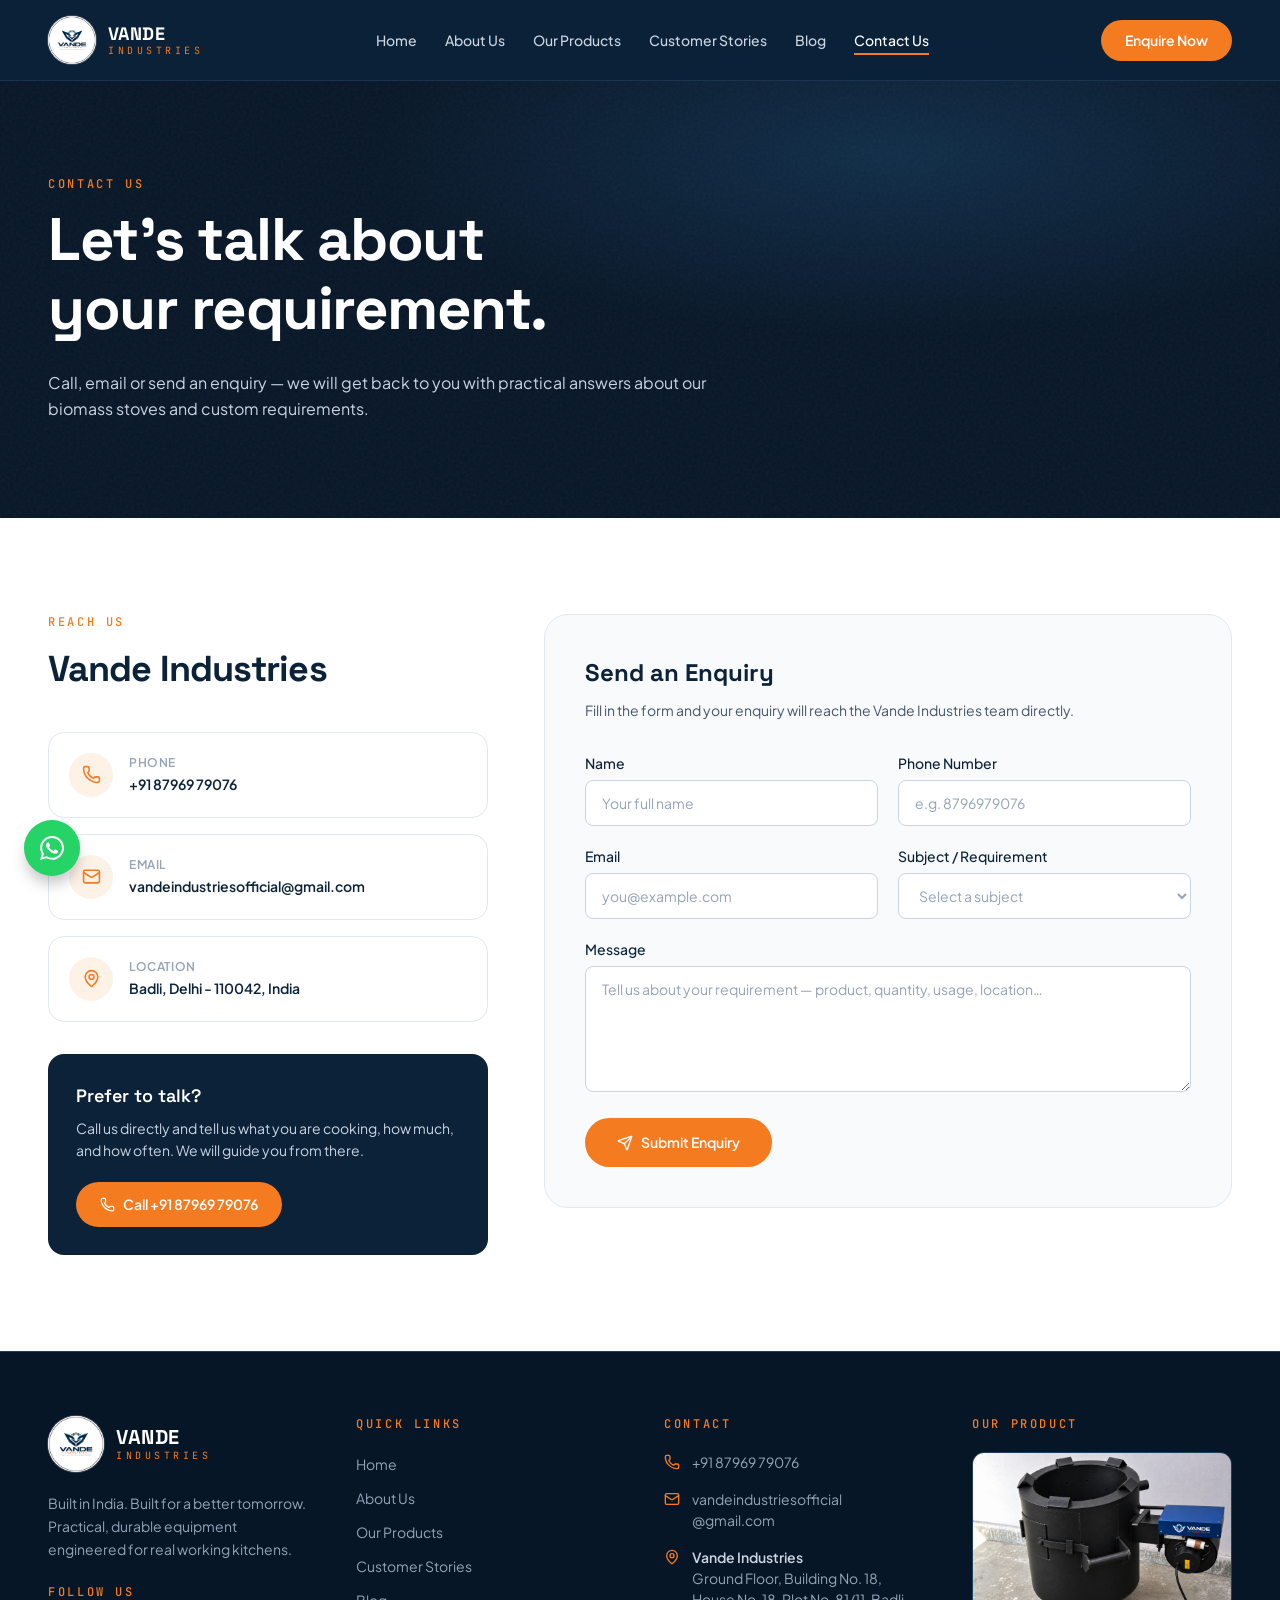
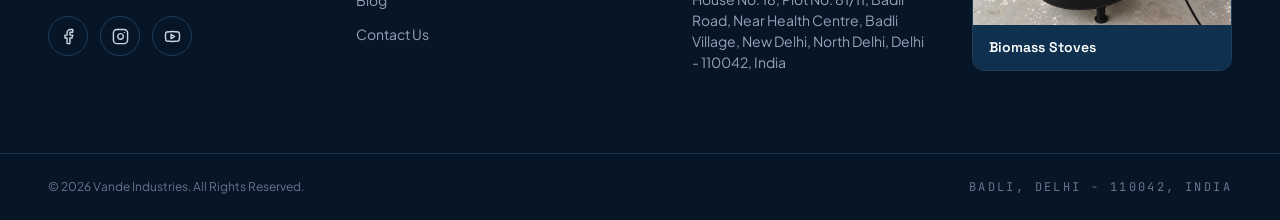
<file: contact.html>
<!DOCTYPE html>
<html lang="en">
<head>
<meta charset="utf-8">
<meta name="viewport" content="width=device-width, initial-scale=1">
<meta name="theme-color" content="#0B2239">
<meta name="description" content="Vande Industries, Badli Delhi — makers of heavy-duty biomass-fired stoves in 10.5, 13.5 and 15.5 inch models for commercial and community cooking. Sustainable, practical industrial products built in India.">
<meta name="keywords" content="Vande Industries, biomass stove, sustainable solutions, industrial products, eco-friendly solutions, Delhi">
<meta property="og:title" content="Vande Industries | Biomass Stoves">
<meta property="og:description" content="Practical, durable, sustainable equipment built in India. Explore the biomass stove range by Vande Industries, Badli, Delhi.">
<meta property="og:type" content="website">
<meta name="twitter:card" content="summary_large_image">
<meta property="og:image" content="images/cleancooking-blog.png">
<link rel="icon" href="images/logoofvande.png">
<link rel="apple-touch-icon" href="images/logoofvande.png">
<link rel="preconnect" href="https://fonts.googleapis.com">
<link rel="preconnect" href="https://fonts.gstatic.com" crossorigin>
<link href="https://fonts.googleapis.com/css2?family=Plus+Jakarta+Sans:wght@400;500;600;700&family=Space+Grotesk:wght@500;600;700&family=JetBrains+Mono:wght@400;500&display=swap" rel="stylesheet">
<title>Vande Industries | Biomass Stoves — Built in India</title>

<style>
:root{
  --navy:#0B2239; --navy-deep:#071627; --navy-surface:#10304F; --navy-border:#213D5C; --navy-light:#173F63;
  --blaze:#F47B20; --blaze-hover:#E06A0F; --blaze-subtle:#FEF1E6;
  --slate-200:#e2e8f0; --slate-300:#cbd5e1; --slate-400:#94a3b8; --slate-500:#64748b; --slate-600:#475569; --slate-800:#1e293b; --slate-50:#f8fafc;
  --fg:#0f172a;
}
*,*::before,*::after{box-sizing:border-box;border:0 solid #e5e7eb}
html{line-height:1.5;-webkit-text-size-adjust:100%;scroll-behavior:smooth}
body{margin:0;background:#fff;color:var(--fg);font-family:"Plus Jakarta Sans",sans-serif;-webkit-font-smoothing:antialiased;overflow-x:hidden}
h1,h2,h3,p,ul,dl,dd{margin:0;padding:0}
ul{list-style:none}
a{color:inherit;text-decoration:none}
img,svg{display:block;max-width:100%}
button,input,select,textarea{font:inherit;color:inherit;margin:0}
button{background:none;cursor:pointer;padding:0}
::selection{background:var(--blaze);color:#fff}
:focus-visible{outline:2px solid var(--blaze);outline-offset:3px;border-radius:2px}

.font-heading{font-family:"Space Grotesk",sans-serif}
.eyebrow{font-family:"JetBrains Mono",monospace;font-size:.75rem;line-height:1rem;font-weight:500;text-transform:uppercase;letter-spacing:.22em;color:var(--blaze)}
.container-site{margin:0 auto;width:100%;max-width:80rem;padding:0 1.25rem}
@media(min-width:640px){.container-site{padding:0 2rem}}
@media(min-width:1024px){.container-site{padding:0 3rem}}
.grain{position:relative}
.grain::after{content:"";position:absolute;inset:0;pointer-events:none;opacity:.05;background-image:url("data:image/svg+xml,%3Csvg viewBox='0 0 200 200' xmlns='http://www.w3.org/2000/svg'%3E%3Cfilter id='n'%3E%3CfeTurbulence type='fractalNoise' baseFrequency='0.9' numOctaves='2'/%3E%3C/filter%3E%3Crect width='100%25' height='100%25' filter='url(%23n)'/%3E%3C/svg%3E")}
.spotlight{position:absolute;inset:0;background:radial-gradient(ellipse 60% 50% at 70% 30%,rgba(23,63,99,.55),transparent 70%)}
.sr-only{position:absolute;width:1px;height:1px;padding:0;margin:-1px;overflow:hidden;clip:rect(0,0,0,0);white-space:nowrap}
.sr-only:focus{position:absolute;left:1rem;top:1rem;z-index:60;width:auto;height:auto;margin:0;clip:auto;padding:.5rem 1rem;background:var(--blaze);color:#fff;border-radius:.375rem}

.reveal{opacity:0;transform:translateY(24px);transition:opacity .7s ease,transform .7s ease}
.reveal.in{opacity:1;transform:none}

/* Header */
.site-header{position:fixed;left:0;right:0;top:0;z-index:50;border-bottom:1px solid rgba(33,61,92,.7);background:rgba(11,34,57,.95);backdrop-filter:blur(12px);-webkit-backdrop-filter:blur(12px)}
.nav{display:flex;height:5rem;align-items:center;justify-content:space-between}
.logo-link{display:flex;align-items:center;gap:.75rem}
.logo-circle{display:block;height:3rem;width:3rem;overflow:hidden;border-radius:9999px;background:#fff;box-shadow:0 0 0 1px rgba(255,255,255,.2)}
.logo-circle img{width:100%;height:100%;object-fit:cover}
.logo-text{display:flex;flex-direction:column;line-height:1.25}
@media(min-width:640px){.logo-text{display:flex}}
.logo-text b{font-family:"Space Grotesk",sans-serif;font-size:1.125rem;font-weight:700;letter-spacing:.025em;color:#fff}
.logo-text span{font-family:"JetBrains Mono",monospace;font-size:10px;text-transform:uppercase;letter-spacing:.35em;color:var(--blaze)}
.nav-links{display:none;align-items:center;gap:1.75rem}
@media(min-width:1024px){.nav-links{display:flex}}
.nav-links a{position:relative;font-size:.875rem;font-weight:500;color:var(--slate-300);transition:color .3s}
.nav-links a:hover,.nav-links a.active{color:#fff}
.nav-links a::after{content:"";position:absolute;left:0;bottom:-.375rem;height:2px;width:0;background:var(--blaze);transition:width .3s}
.nav-links a:hover::after,.nav-links a.active::after{width:100%}
.nav-right{display:flex;align-items:center;gap:.75rem}
.btn-enquire{display:none;border-radius:9999px;background:var(--blaze);padding:.625rem 1.5rem;font-size:.875rem;font-weight:600;color:#fff;transition:background .3s}
.btn-enquire:hover{background:var(--blaze-hover)}
@media(min-width:1024px){.btn-enquire{display:inline-flex}}
.menu-toggle{display:inline-flex;height:2.75rem;width:2.75rem;align-items:center;justify-content:center;border-radius:9999px;border:1px solid var(--navy-border);color:#fff}
@media(min-width:1024px){.menu-toggle{display:none}}
.mobile-menu{display:none;border-top:1px solid rgba(33,61,92,.7);background:var(--navy)}
.mobile-menu.open{display:block}
@media(min-width:1024px){.mobile-menu{display:none!important}}
.mobile-menu a{display:block;padding:.85rem 0;font-size:.95rem;font-weight:500;color:var(--slate-300);border-bottom:1px solid rgba(33,61,92,.5)}
.mobile-menu a.active{color:var(--blaze)}
.mobile-menu .m-cta{margin:1rem 0 1.25rem;text-align:center;border-radius:9999px;background:var(--blaze);color:#fff;border:0;padding:.75rem}

/* Hero */
.hero{position:relative;overflow:hidden;background:var(--navy-deep);padding:9rem 0 5rem}
@media(min-width:640px){.hero{padding:11rem 0 6rem}}
.hero .inner{position:relative;z-index:1}
.hero h1{margin-top:1rem;font-family:"Space Grotesk",sans-serif;font-size:2.25rem;font-weight:700;line-height:1.08;letter-spacing:-.025em;color:#fff;text-wrap:balance}
@media(min-width:640px){.hero h1{font-size:3rem}}
@media(min-width:1024px){.hero h1{font-size:3.75rem}}
.hero h1 span{display:block;overflow:hidden;padding-bottom:.25rem}
.hero p.lead{margin-top:1.5rem;max-width:42rem;font-size:1rem;line-height:1.625;color:var(--slate-300)}

/* Contact section */
.contact{background:#fff;padding:5rem 0}
@media(min-width:640px){.contact{padding:6rem 0}}
.contact-grid{display:grid;gap:3.5rem}
@media(min-width:1024px){.contact-grid{grid-template-columns:repeat(5,minmax(0,1fr))}.col-2{grid-column:span 2/span 2}.col-3{grid-column:span 3/span 3}}
.section-head{max-width:42rem}
.section-head h2{margin-top:.75rem;font-family:"Space Grotesk",sans-serif;font-size:1.5rem;font-weight:700;letter-spacing:-.025em;color:var(--navy)}
@media(min-width:640px){.section-head h2{font-size:1.875rem}}
@media(min-width:1024px){.section-head h2{font-size:2.25rem}}

.info-list{margin-top:2.25rem}
.info-list>*+*{margin-top:1rem}
.info-card{display:flex;align-items:center;gap:1rem;border-radius:1rem;border:1px solid var(--slate-200);background:#fff;padding:1.25rem}
a.info-card{transition:all .3s}
a.info-card:hover{transform:translateY(-2px);border-color:rgba(244,123,32,.4);box-shadow:0 4px 6px -1px rgba(0,0,0,.1),0 2px 4px -2px rgba(0,0,0,.1)}
.info-ic{display:flex;height:2.75rem;width:2.75rem;flex-shrink:0;align-items:center;justify-content:center;border-radius:9999px;background:var(--blaze-subtle);color:var(--blaze)}
.info-txt{min-width:0}
.info-label{display:block;font-size:.75rem;font-weight:600;text-transform:uppercase;letter-spacing:.05em;color:var(--slate-400)}
.info-value{display:block;margin-top:.125rem;font-size:.875rem;font-weight:600;color:var(--navy);overflow-wrap:anywhere}

.talk-card{margin-top:2rem;border-radius:1rem;background:var(--navy);padding:1.75rem}
.talk-card .t{font-family:"Space Grotesk",sans-serif;font-size:1.125rem;font-weight:600;color:#fff}
.talk-card .d{margin-top:.5rem;font-size:.875rem;line-height:1.625;color:var(--slate-300)}
.btn-call{margin-top:1.25rem;display:inline-flex;align-items:center;gap:.5rem;border-radius:9999px;background:var(--blaze);padding:.75rem 1.5rem;font-size:.875rem;font-weight:600;color:#fff;transition:background .3s}
.btn-call:hover{background:var(--blaze-hover)}

.form-card{border-radius:1.5rem;border:1px solid var(--slate-200);background:var(--slate-50);padding:1.75rem}
@media(min-width:640px){.form-card{padding:2.5rem}}
.form-card h2{font-family:"Space Grotesk",sans-serif;font-size:1.5rem;font-weight:700;color:var(--navy)}
.form-card .sub{margin-top:.5rem;font-size:.875rem;line-height:1.625;color:var(--slate-600)}
form{margin-top:2rem}
form>*+*{margin-top:1.25rem}
.row{display:grid;gap:1.25rem}
@media(min-width:640px){.row{grid-template-columns:repeat(2,minmax(0,1fr))}}
.field label{display:block;margin-bottom:.375rem;font-size:.875rem;font-weight:500;color:var(--navy)}
.field input,.field select,.field textarea{width:100%;border-radius:.5rem;border:1px solid #cbd5e1;background:#fff;padding:.75rem 1rem;font-size:.875rem;line-height:1.25rem;color:var(--slate-800);transition:border-color .3s,color .3s;outline:none}
.field input::placeholder,.field textarea::placeholder{color:var(--slate-400);opacity:1}
.field input:focus,.field select:focus,.field textarea:focus{border-color:var(--blaze)}
.field textarea{resize:vertical;min-height:60px}
.field select{appearance:auto}
.field select.placeholder{color:var(--slate-400)}
.field.invalid input,.field.invalid select,.field.invalid textarea{border-color:#f87171}
.field .err{display:none;margin-top:.25rem;font-size:.75rem;color:#ef4444}
.field.invalid .err{display:block}
.btn-submit{display:inline-flex;width:100%;align-items:center;justify-content:center;gap:.5rem;border-radius:9999px;background:var(--blaze);padding:.875rem 2rem;font-size:.875rem;font-weight:600;color:#fff;transition:all .3s}
@media(min-width:640px){.btn-submit{width:auto}}
.btn-submit:hover{background:var(--blaze-hover)}
.btn-submit:disabled{cursor:not-allowed;opacity:.6}
.spinner{width:16px;height:16px;border-radius:9999px;border:2px solid rgba(255,255,255,.4);border-top-color:#fff;animation:spin 1s linear infinite;display:none}
.btn-submit.loading .spinner{display:block}
.btn-submit.loading .send-ic{display:none}
@keyframes spin{to{transform:rotate(360deg)}}

/* Toast */
.toast{position:fixed;right:1rem;bottom:1.5rem;z-index:100;max-width:22rem;border-radius:.75rem;background:#fff;border:1px solid var(--slate-200);box-shadow:0 10px 15px -3px rgba(0,0,0,.15);padding:1rem 1.25rem;font-size:.875rem;color:var(--slate-800);transform:translateY(20px);opacity:0;pointer-events:none;transition:all .35s}
.toast.show{transform:none;opacity:1}
.toast b{display:block;color:var(--navy);margin-bottom:.125rem}
.toast.error b{color:#ef4444}

/* Footer */
.site-footer{border-top:1px solid var(--navy-border);background:var(--navy-deep);color:var(--slate-300)}
.footer-grid{display:grid;gap:3rem;padding-top:4rem;padding-bottom:4rem}
@media(min-width:768px){.footer-grid{grid-template-columns:repeat(2,minmax(0,1fr))}}
@media(min-width:1024px){.footer-grid{grid-template-columns:repeat(4,minmax(0,1fr))}}
.f-brand{display:flex;align-items:center;gap:.75rem}
.f-brand .logo-circle{height:3.5rem;width:3.5rem}
.f-brand .t{display:flex;flex-direction:column;line-height:1.25}
.f-brand .t b{font-family:"Space Grotesk",sans-serif;font-size:1.25rem;font-weight:700;letter-spacing:.025em;color:#fff}
.f-brand .t span{font-family:"JetBrains Mono",monospace;font-size:10px;text-transform:uppercase;letter-spacing:.35em;color:var(--blaze)}
.f-desc{margin-top:1.25rem;max-width:20rem;font-size:.875rem;line-height:1.625;color:var(--slate-400)}
.site-footer .eyebrow{margin-bottom:1.25rem}
.socials{display:flex;align-items:center;gap:.75rem}
.socials a{display:flex;height:2.5rem;width:2.5rem;align-items:center;justify-content:center;border-radius:9999px;border:1px solid var(--navy-border);color:var(--slate-300);transition:all .3s}
.socials a:hover{transform:translateY(-2px);border-color:var(--blaze);background:var(--blaze);color:#fff}
.f-links li{margin-bottom:.625rem}
.f-links a{font-size:.875rem;color:var(--slate-400);transition:color .3s}
.f-links a:hover{color:var(--blaze)}
.f-contact{font-size:.875rem}
.f-contact li{margin-bottom:1rem}
.f-contact a,.f-contact .addr{display:flex;align-items:flex-start;gap:.75rem;color:var(--slate-400);transition:color .3s}
.f-contact a:hover{color:var(--blaze)}
.f-contact svg{margin-top:.125rem;flex-shrink:0;color:var(--blaze)}
.f-contact .addr b{font-weight:600;color:var(--slate-300)}
.f-product{display:block;overflow:hidden;border-radius:.75rem;border:1px solid var(--navy-border)}
.f-product img{width:100%;object-fit:contain;transition:transform .5s}
.f-product:hover img{transform:scale(1.05)}
.f-product span{display:block;background:var(--navy-surface);padding:.75rem 1rem;font-family:"Space Grotesk",sans-serif;font-size:.875rem;font-weight:600;color:#fff}
.f-bottom{border-top:1px solid rgba(33,61,92,.7)}
.f-bottom .container-site{display:flex;flex-direction:column;align-items:center;justify-content:space-between;gap:.75rem;padding-top:1.5rem;padding-bottom:1.5rem;font-size:.75rem;color:var(--slate-500)}
@media(min-width:640px){.f-bottom .container-site{flex-direction:row}}
.f-bottom .loc{font-family:"JetBrains Mono",monospace;text-transform:uppercase;letter-spacing:.2em}

/* WhatsApp */
.wa{position:fixed;bottom:1.5rem;left:1.5rem;z-index:50;display:flex;height:3.5rem;width:3.5rem;align-items:center;justify-content:center;border-radius:9999px;background:#25D366;color:#fff;box-shadow:0 10px 15px -3px rgba(0,0,0,.25);transition:box-shadow .3s}
.wa:hover{box-shadow:0 20px 25px -5px rgba(0,0,0,.3)}
.wa::before{content:"";position:absolute;inset:0;z-index:-1;border-radius:9999px;background:#25D366;opacity:.2;animation:ping 1s cubic-bezier(0,0,.2,1) infinite}
@keyframes ping{75%,100%{transform:scale(2);opacity:0}}
@media(prefers-reduced-motion:reduce){.reveal{opacity:1;transform:none;transition:none}.wa::before{animation:none}}
</style>
</head>

<body>
<!--
  IMAGES: "https://YOUR-IMAGE-URL/..." ko apne image URLs se replace karein.
  - logo-cropped.png → navbar, footer, favicon, apple-touch-icon
  - hitt-15.png      → footer "Our Product" card, og:image
-->

<header class="site-header">
  <a href="#main-content" class="sr-only">Skip to content</a>
  <nav class="container-site nav" aria-label="Main navigation">
    <a href="/" class="logo-link" aria-label="Vande Industries home">
      <span class="logo-circle"><img src="./images/logoofvande.png" alt="Vande Industries logo"></span>
      <span class="logo-text"><b>VANDE</b><span>Industries</span></span>
    </a>

    <ul class="nav-links">
      <li><a href="/">Home</a></li>
      <li><a href="/about.html">About Us</a></li>
      <li><a href="/products.html">Our Products</a></li>
      <li><a href="/stories.html">Customer Stories</a></li>
      <li><a href="/blog.html">Blog</a></li>
      <li><a href="/contact.html" class="active" aria-current="page">Contact Us</a></li>
    </ul>

    <div class="nav-right">
      <a href="/contact.html" class="btn-enquire">Enquire Now</a>
      <button type="button" class="menu-toggle" id="menuToggle" aria-label="Open menu" aria-expanded="false">
        <svg id="iconMenu" xmlns="http://www.w3.org/2000/svg" width="20" height="20" viewBox="0 0 24 24" fill="none" stroke="currentColor" stroke-width="2" stroke-linecap="round" stroke-linejoin="round"><path d="M4 12h16"/><path d="M4 18h16"/><path d="M4 6h16"/></svg>
        <svg id="iconClose" style="display:none" xmlns="http://www.w3.org/2000/svg" width="20" height="20" viewBox="0 0 24 24" fill="none" stroke="currentColor" stroke-width="2" stroke-linecap="round" stroke-linejoin="round"><path d="M18 6 6 18"/><path d="m6 6 12 12"/></svg>
      </button>
    </div>
  </nav>
  <div class="mobile-menu" id="mobileMenu">
    <div class="container-site">
      <a href="/">Home</a>
      <a href="/about.html">About Us</a>
      <a href="/products.html">Our Products</a>
      <a href="/stories.html">Customer Stories</a>
      <a href="/blog.html">Blog</a>
      <a href="/contact.html" class="active">Contact Us</a>
      <a href="/contact.html" class="m-cta">Enquire Now</a>
    </div>
  </div>
</header>

<main id="main-content">

  <!-- HERO -->
  <section class="hero grain">
    <div class="spotlight"></div>
    <div class="container-site inner">
      <p class="eyebrow">Contact Us</p>
      <h1>
        <span>Let's talk about</span>
        <span>your requirement.</span>
      </h1>
      <p class="lead">Call, email or send an enquiry — we will get back to you with practical answers about our biomass stoves and custom requirements.</p>
    </div>
  </section>

  <!-- CONTACT -->
  <section class="contact">
    <div class="container-site contact-grid">

      <div class="col-2">
        <div class="section-head reveal">
          <p class="eyebrow">Reach Us</p>
          <h2>Vande Industries</h2>
        </div>

        <div class="info-list">
          <div class="reveal">
            <a href="tel:8796979076" class="info-card">
              <span class="info-ic">
                <svg xmlns="http://www.w3.org/2000/svg" width="19" height="19" viewBox="0 0 24 24" fill="none" stroke="currentColor" stroke-width="2" stroke-linecap="round" stroke-linejoin="round"><path d="M13.832 16.568a1 1 0 0 0 1.213-.303l.355-.465A2 2 0 0 1 17 15h3a2 2 0 0 1 2 2v3a2 2 0 0 1-2 2A18 18 0 0 1 2 4a2 2 0 0 1 2-2h3a2 2 0 0 1 2 2v3a2 2 0 0 1-.8 1.6l-.468.351a1 1 0 0 0-.292 1.233 14 14 0 0 0 6.392 6.384"/></svg>
              </span>
              <span class="info-txt"><span class="info-label">Phone</span><span class="info-value">+91 87969 79076</span></span>
            </a>
          </div>
          <div class="reveal">
            <a href="mailto:vandeindustriesofficial@gmail.com" class="info-card">
              <span class="info-ic">
                <svg xmlns="http://www.w3.org/2000/svg" width="19" height="19" viewBox="0 0 24 24" fill="none" stroke="currentColor" stroke-width="2" stroke-linecap="round" stroke-linejoin="round"><path d="m22 7-8.991 5.727a2 2 0 0 1-2.009 0L2 7"/><rect x="2" y="4" width="20" height="16" rx="2"/></svg>
              </span>
              <span class="info-txt"><span class="info-label">Email</span><span class="info-value">vandeindustriesofficial@gmail.com</span></span>
            </a>
          </div>
          <div class="reveal">
            <div class="info-card">
              <span class="info-ic">
                <svg xmlns="http://www.w3.org/2000/svg" width="19" height="19" viewBox="0 0 24 24" fill="none" stroke="currentColor" stroke-width="2" stroke-linecap="round" stroke-linejoin="round"><path d="M20 10c0 4.993-5.539 10.193-7.399 11.799a1 1 0 0 1-1.202 0C9.539 20.193 4 14.993 4 10a8 8 0 0 1 16 0"/><circle cx="12" cy="10" r="3"/></svg>
              </span>
              <span class="info-txt"><span class="info-label">Location</span><span class="info-value">Badli, Delhi - 110042, India</span></span>
            </div>
          </div>
        </div>

        <div class="reveal">
          <div class="talk-card">
            <p class="t">Prefer to talk?</p>
            <p class="d">Call us directly and tell us what you are cooking, how much, and how often. We will guide you from there.</p>
            <a href="tel:8796979076" class="btn-call">
              <svg xmlns="http://www.w3.org/2000/svg" width="15" height="15" viewBox="0 0 24 24" fill="none" stroke="currentColor" stroke-width="2" stroke-linecap="round" stroke-linejoin="round"><path d="M13.832 16.568a1 1 0 0 0 1.213-.303l.355-.465A2 2 0 0 1 17 15h3a2 2 0 0 1 2 2v3a2 2 0 0 1-2 2A18 18 0 0 1 2 4a2 2 0 0 1 2-2h3a2 2 0 0 1 2 2v3a2 2 0 0 1-.8 1.6l-.468.351a1 1 0 0 0-.292 1.233 14 14 0 0 0 6.392 6.384"/></svg>
              Call +91 87969 79076
            </a>
          </div>
        </div>
      </div>

      <div class="col-3 reveal">
        <div class="form-card">
          <h2>Send an Enquiry</h2>
          <p class="sub">Fill in the form and your enquiry will reach the Vande Industries team directly.</p>

          <form id="enquiryForm" novalidate>
            <div class="row">
              <div class="field">
                <label for="enquiry-name">Name</label>
                <input id="enquiry-name" name="name" type="text" placeholder="Your full name" autocomplete="name">
                <p class="err"></p>
              </div>
              <div class="field">
                <label for="enquiry-phone">Phone Number</label>
                <input id="enquiry-phone" name="phone" type="tel" placeholder="e.g. 8796979076" autocomplete="tel">
                <p class="err"></p>
              </div>
            </div>

            <div class="row">
              <div class="field">
                <label for="enquiry-email">Email</label>
                <input id="enquiry-email" name="email" type="email" placeholder="you@example.com" autocomplete="email">
                <p class="err"></p>
              </div>
              <div class="field">
                <label for="enquiry-subject">Subject / Requirement</label>
                <select id="enquiry-subject" name="subject" class="placeholder">
                  <option value="" disabled selected>Select a subject</option>
                  <option value="General Enquiry">General Enquiry</option>
                  <option value="Product Enquiry - 10.5 Inch Biomass Stove">Product Enquiry - 10.5 Inch Biomass Stove</option>
                  <option value="Product Enquiry - 13.5 Inch Biomass Stove">Product Enquiry - 13.5 Inch Biomass Stove</option>
                  <option value="Product Enquiry - 15.5 Inch Biomass Stove">Product Enquiry - 15.5 Inch Biomass Stove</option>
                  <option value="Bulk / Institutional Order">Bulk / Institutional Order</option>
                  <option value="Custom Requirement">Custom Requirement</option>
                  <option value="Other">Other</option>
                </select>
                <p class="err"></p>
              </div>
            </div>

            <div class="field">
              <label for="enquiry-message">Message</label>
              <textarea id="enquiry-message" name="message" rows="5" placeholder="Tell us about your requirement — product, quantity, usage, location…"></textarea>
              <p class="err"></p>
            </div>

            <button type="submit" class="btn-submit" id="submitBtn">
              <svg class="send-ic" xmlns="http://www.w3.org/2000/svg" width="16" height="16" viewBox="0 0 24 24" fill="none" stroke="currentColor" stroke-width="2" stroke-linecap="round" stroke-linejoin="round"><path d="M14.536 21.686a.5.5 0 0 0 .937-.024l6.5-19a.496.496 0 0 0-.635-.635l-19 6.5a.5.5 0 0 0-.024.937l7.93 3.18a2 2 0 0 1 1.112 1.11z"/><path d="m21.854 2.147-10.94 10.939"/></svg>
              <span class="spinner"></span>
              <span id="submitLabel">Submit Enquiry</span>
            </button>
          </form>
        </div>
      </div>

    </div>
  </section>
</main>

<!-- FOOTER -->
<footer class="site-footer">
  <div class="container-site footer-grid">
    <div>
      <div class="f-brand">
        <span class="logo-circle"><img src="./images/logoofvande.png" alt="Vande Industries logo"></span>
        <span class="t"><b>VANDE</b><span>Industries</span></span>
      </div>
      <p class="f-desc">Built in India. Built for a better tomorrow. Practical, durable equipment engineered for real working kitchens.</p>
      <div style="margin-top:1.5rem">
        <h3 class="eyebrow" style="margin-bottom:1rem">Follow Us</h3>
        <div class="socials">
          <a href="https://www.facebook.com/VandeIndustriesofficial" target="_blank" rel="noopener noreferrer" aria-label="Visit VANDE INDUSTRIES on Facebook" title="Visit VANDE INDUSTRIES on Facebook">
            <svg xmlns="http://www.w3.org/2000/svg" width="17" height="17" viewBox="0 0 24 24" fill="none" stroke="currentColor" stroke-width="2" stroke-linecap="round" stroke-linejoin="round"><path d="M18 2h-3a5 5 0 0 0-5 5v3H7v4h3v8h4v-8h3l1-4h-4V7a1 1 0 0 1 1-1h3z"/></svg>
          </a>
          <a href="https://www.instagram.com/bharatbiostove" target="_blank" rel="noopener noreferrer" aria-label="Visit Bharat Bio-Stove on Instagram" title="Visit Bharat Bio-Stove on Instagram">
            <svg xmlns="http://www.w3.org/2000/svg" width="17" height="17" viewBox="0 0 24 24" fill="none" stroke="currentColor" stroke-width="2" stroke-linecap="round" stroke-linejoin="round"><rect width="20" height="20" x="2" y="2" rx="5" ry="5"/><path d="M16 11.37A4 4 0 1 1 12.63 8 4 4 0 0 1 16 11.37z"/><line x1="17.5" x2="17.51" y1="6.5" y2="6.5"/></svg>
          </a>
          <a href="https://www.youtube.com/@VandeIndustries" target="_blank" rel="noopener noreferrer" aria-label="Subscribe to VANDE INDUSTRIES on YouTube" title="Subscribe to VANDE INDUSTRIES on YouTube">
            <svg xmlns="http://www.w3.org/2000/svg" width="17" height="17" viewBox="0 0 24 24" fill="none" stroke="currentColor" stroke-width="2" stroke-linecap="round" stroke-linejoin="round"><path d="M2.5 17a24.12 24.12 0 0 1 0-10 2 2 0 0 1 1.4-1.4 49.56 49.56 0 0 1 16.2 0A2 2 0 0 1 21.5 7a24.12 24.12 0 0 1 0 10 2 2 0 0 1-1.4 1.4 49.55 49.55 0 0 1-16.2 0A2 2 0 0 1 2.5 17"/><path d="m10 15 5-3-5-3z"/></svg>
          </a>
        </div>
      </div>
    </div>

    <nav aria-label="Footer navigation">
      <h3 class="eyebrow">Quick Links</h3>
      <ul class="f-links">
        <li><a href="/">Home</a></li>
        <li><a href="/about.html">About Us</a></li>
        <li><a href="/products.html">Our Products</a></li>
        <li><a href="/stories.html">Customer Stories</a></li>
        <li><a href="/blog.html">Blog</a></li>
        <li><a href="/contact.html">Contact Us</a></li>
      </ul>
    </nav>

    <div>
      <h3 class="eyebrow">Contact</h3>
      <ul class="f-contact">
        <li>
          <a href="tel:8796979076">
            <svg xmlns="http://www.w3.org/2000/svg" width="16" height="16" viewBox="0 0 24 24" fill="none" stroke="currentColor" stroke-width="2" stroke-linecap="round" stroke-linejoin="round"><path d="M13.832 16.568a1 1 0 0 0 1.213-.303l.355-.465A2 2 0 0 1 17 15h3a2 2 0 0 1 2 2v3a2 2 0 0 1-2 2A18 18 0 0 1 2 4a2 2 0 0 1 2-2h3a2 2 0 0 1 2 2v3a2 2 0 0 1-.8 1.6l-.468.351a1 1 0 0 0-.292 1.233 14 14 0 0 0 6.392 6.384"/></svg>
            +91 87969 79076
          </a>
        </li>
        <li>
          <a href="mailto:vandeindustriesofficial@gmail.com">
            <svg xmlns="http://www.w3.org/2000/svg" width="16" height="16" viewBox="0 0 24 24" fill="none" stroke="currentColor" stroke-width="2" stroke-linecap="round" stroke-linejoin="round"><path d="m22 7-8.991 5.727a2 2 0 0 1-2.009 0L2 7"/><rect x="2" y="4" width="20" height="16" rx="2"/></svg>
            <span style="min-width:0">vandeindustriesofficial<wbr>@gmail.com</span>
          </a>
        </li>
        <li>
          <div class="addr">
            <svg xmlns="http://www.w3.org/2000/svg" width="16" height="16" viewBox="0 0 24 24" fill="none" stroke="currentColor" stroke-width="2" stroke-linecap="round" stroke-linejoin="round"><path d="M20 10c0 4.993-5.539 10.193-7.399 11.799a1 1 0 0 1-1.202 0C9.539 20.193 4 14.993 4 10a8 8 0 0 1 16 0"/><circle cx="12" cy="10" r="3"/></svg>
            <span><b>Vande Industries</b><br>Ground Floor, Building No. 18, House No. 18, Plot No. 81/11, Badli Road, Near Health Centre, Badli Village, New Delhi, North Delhi, Delhi - 110042, India</span>
          </div>
        </li>
      </ul>
    </div>

    <div>
      <h3 class="eyebrow">Our Product</h3>
      <a href="/products.html" class="f-product">
        <img src="./images/cleancooking-blog.png" alt="Biomass Stove by Vande Industries" loading="lazy">
        <span>Biomass Stoves</span>
      </a>
    </div>
  </div>

  <div class="f-bottom">
    <div class="container-site">
      <p>© 2026 Vande Industries. All Rights Reserved.</p>
      <p class="loc">Badli, Delhi - 110042, India</p>
    </div>
  </div>
</footer>

<a href="https://wa.me/918796979076?text=Hello%20Vande%20Industries%2C%20I%20would%20like%20to%20know%20more%20about%20your%20biomass%20stove%20range." target="_blank" rel="noopener noreferrer" class="wa" aria-label="Chat with Vande Industries on WhatsApp">
  <svg viewBox="0 0 24 24" width="24" height="24" fill="currentColor" aria-hidden="true"><path d="M17.472 14.382c-.297-.149-1.758-.867-2.03-.967-.273-.099-.471-.148-.67.15-.197.297-.767.966-.94 1.164-.173.199-.347.223-.644.075-.297-.15-1.255-.463-2.39-1.475-.883-.788-1.48-1.761-1.653-2.059-.173-.297-.018-.458.13-.606.134-.133.297-.347.446-.52.149-.174.198-.298.297-.497.1-.198.05-.371-.025-.52-.074-.149-.669-1.612-.916-2.207-.242-.579-.487-.5-.669-.51-.173-.008-.371-.01-.57-.01-.198 0-.52.074-.792.372-.272.297-1.04 1.016-1.04 2.479 0 1.462 1.065 2.875 1.213 3.074.149.198 2.096 3.2 5.077 4.487.709.306 1.262.489 1.694.625.712.227 1.36.195 1.871.118.571-.085 1.758-.719 2.006-1.413.248-.694.248-1.289.173-1.413-.074-.124-.272-.198-.57-.347m-5.421 7.403h-.004a9.87 9.87 0 0 1-5.031-1.378l-.361-.214-3.741.982.998-3.648-.235-.374a9.86 9.86 0 0 1-1.51-5.26c.001-5.45 4.436-9.884 9.888-9.884 2.64 0 5.122 1.03 6.988 2.898a9.825 9.825 0 0 1 2.893 6.994c-.003 5.45-4.437 9.884-9.885 9.884m8.413-18.297A11.815 11.815 0 0 0 12.05 0C5.495 0 .16 5.335.157 11.892c0 2.096.547 4.142 1.588 5.945L.057 24l6.305-1.654a11.882 11.882 0 0 0 5.683 1.448h.005c6.554 0 11.89-5.335 11.893-11.893a11.821 11.821 0 0 0-3.48-8.413Z"/></svg>
</a>

<div class="toast" id="toast" role="status" aria-live="polite"></div>

<script>
  // ---------- Mobile menu ----------
  (function () {
    var btn = document.getElementById('menuToggle');
    var menu = document.getElementById('mobileMenu');
    var iMenu = document.getElementById('iconMenu');
    var iClose = document.getElementById('iconClose');
    function setOpen(open) {
      menu.classList.toggle('open', open);
      btn.setAttribute('aria-expanded', open ? 'true' : 'false');
      btn.setAttribute('aria-label', open ? 'Close menu' : 'Open menu');
      iMenu.style.display = open ? 'none' : 'block';
      iClose.style.display = open ? 'block' : 'none';
    }
    btn.addEventListener('click', function () { setOpen(!menu.classList.contains('open')); });
    menu.addEventListener('click', function (e) { if (e.target.tagName === 'A') setOpen(false); });
    window.addEventListener('resize', function () { if (window.innerWidth >= 1024) setOpen(false); });
  })();

  // ---------- Scroll reveal ----------
  (function () {
    var els = document.querySelectorAll('.reveal');
    if (!('IntersectionObserver' in window)) { els.forEach(function (el) { el.classList.add('in'); }); return; }
    var io = new IntersectionObserver(function (entries) {
      entries.forEach(function (en) {
        if (en.isIntersecting) { en.target.classList.add('in'); io.unobserve(en.target); }
      });
    }, { threshold: 0.12 });
    els.forEach(function (el) { io.observe(el); });
  })();

  // ---------- Toast ----------
  var toastEl = document.getElementById('toast'), toastTimer;
  function showToast(title, msg, isError) {
    toastEl.className = 'toast show' + (isError ? ' error' : '');
    toastEl.innerHTML = '<b></b><span></span>';
    toastEl.querySelector('b').textContent = title;
    toastEl.querySelector('span').textContent = msg;
    clearTimeout(toastTimer);
    toastTimer = setTimeout(function () { toastEl.classList.remove('show'); }, 5000);
  }

  // ---------- Enquiry form ----------
  (function () {
    // Apne backend / form service ka URL yahan daalein (e.g. Formspree, EmailJS, apna API).
    // Khaali chhodne par form sirf demo success dikhayega.
    var FORM_ENDPOINT = '';

    var form = document.getElementById('enquiryForm');
    var btn = document.getElementById('submitBtn');
    var label = document.getElementById('submitLabel');
    var subject = document.getElementById('enquiry-subject');

    subject.addEventListener('change', function () { subject.classList.remove('placeholder'); });

    function setError(input, msg) {
      var f = input.closest('.field');
      f.classList.toggle('invalid', !!msg);
      f.querySelector('.err').textContent = msg || '';
      input.setAttribute('aria-invalid', msg ? 'true' : 'false');
    }

    function validate() {
      var v = {
        name: form.name.value.trim(),
        phone: form.phone.value.trim(),
        email: form.email.value.trim(),
        subject: form.subject.value,
        message: form.message.value.trim()
      };
      var ok = true;
      function check(input, cond, msg) { setError(input, cond ? '' : msg); if (!cond) ok = false; }

      check(form.name, v.name.length >= 2, 'Please enter your name.');
      check(form.phone, /^[+]?[0-9\s-]{10,15}$/.test(v.phone), 'Please enter a valid phone number.');
      check(form.email, /^[^\s@]+@[^\s@]+\.[^\s@]+$/.test(v.email), 'Please enter a valid email address.');
      check(form.subject, !!v.subject, 'Please select a subject.');
      check(form.message, v.message.length >= 10, 'Please tell us a little more (at least 10 characters).');
      return ok ? v : null;
    }

    ['name', 'phone', 'email', 'subject', 'message'].forEach(function (n) {
      form[n].addEventListener('input', function () { setError(form[n], ''); });
    });

    form.addEventListener('submit', function (e) {
      e.preventDefault();
      var data = validate();
      if (!data) return;

      btn.disabled = true; btn.classList.add('loading'); label.textContent = 'Sending…';

      var send = FORM_ENDPOINT
        ? fetch(FORM_ENDPOINT, {
            method: 'POST',
            headers: { 'Content-Type': 'application/json', 'Accept': 'application/json' },
            body: JSON.stringify(data)
          }).then(function (r) { if (!r.ok) throw new Error('Request failed'); })
        : new Promise(function (res) { setTimeout(res, 700); });

      send.then(function () {
        showToast('Enquiry sent', 'Thank you! The Vande Industries team will get back to you shortly.');
        form.reset();
        subject.classList.add('placeholder');
      }).catch(function () {
        showToast('Something went wrong', 'Please try again or call us on +91 87969 79076.', true);
      }).finally(function () {
        btn.disabled = false; btn.classList.remove('loading'); label.textContent = 'Submit Enquiry';
      });
    });
  })();
</script>
</body>
</html>
</file>
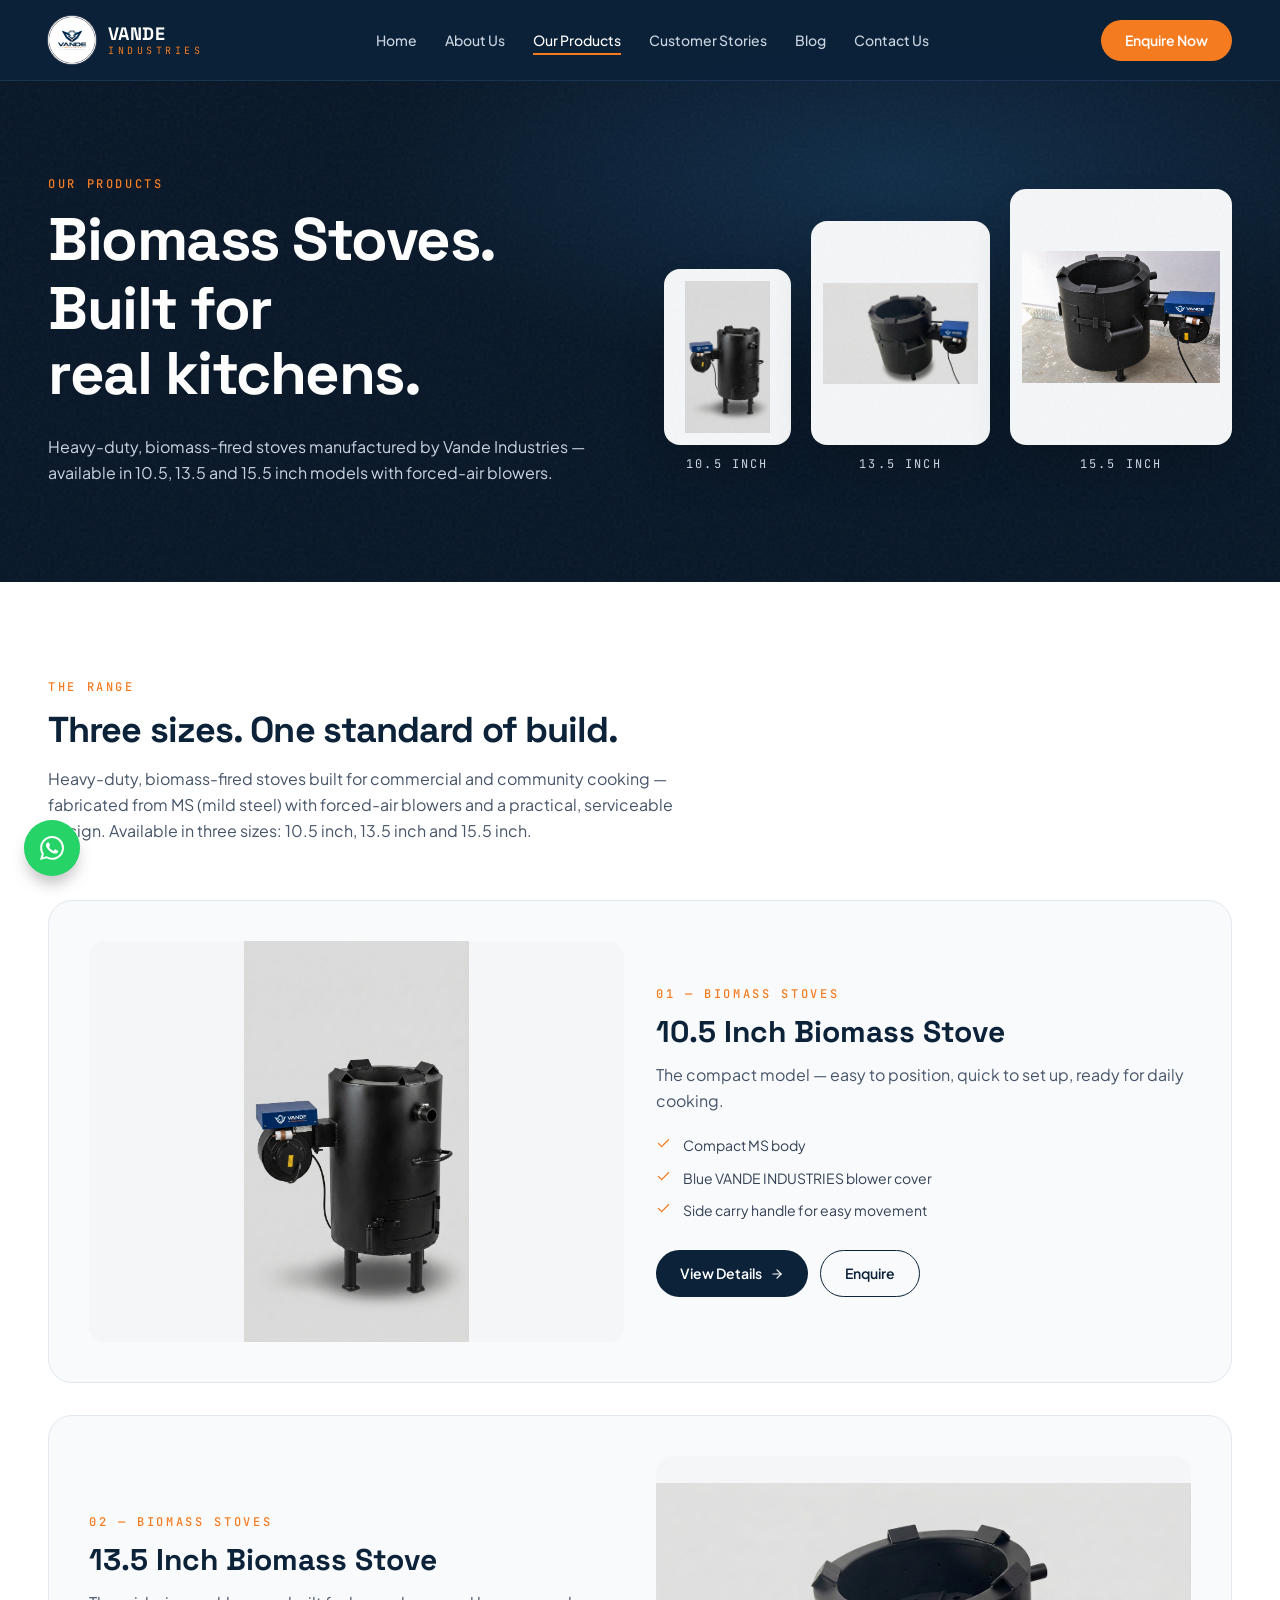
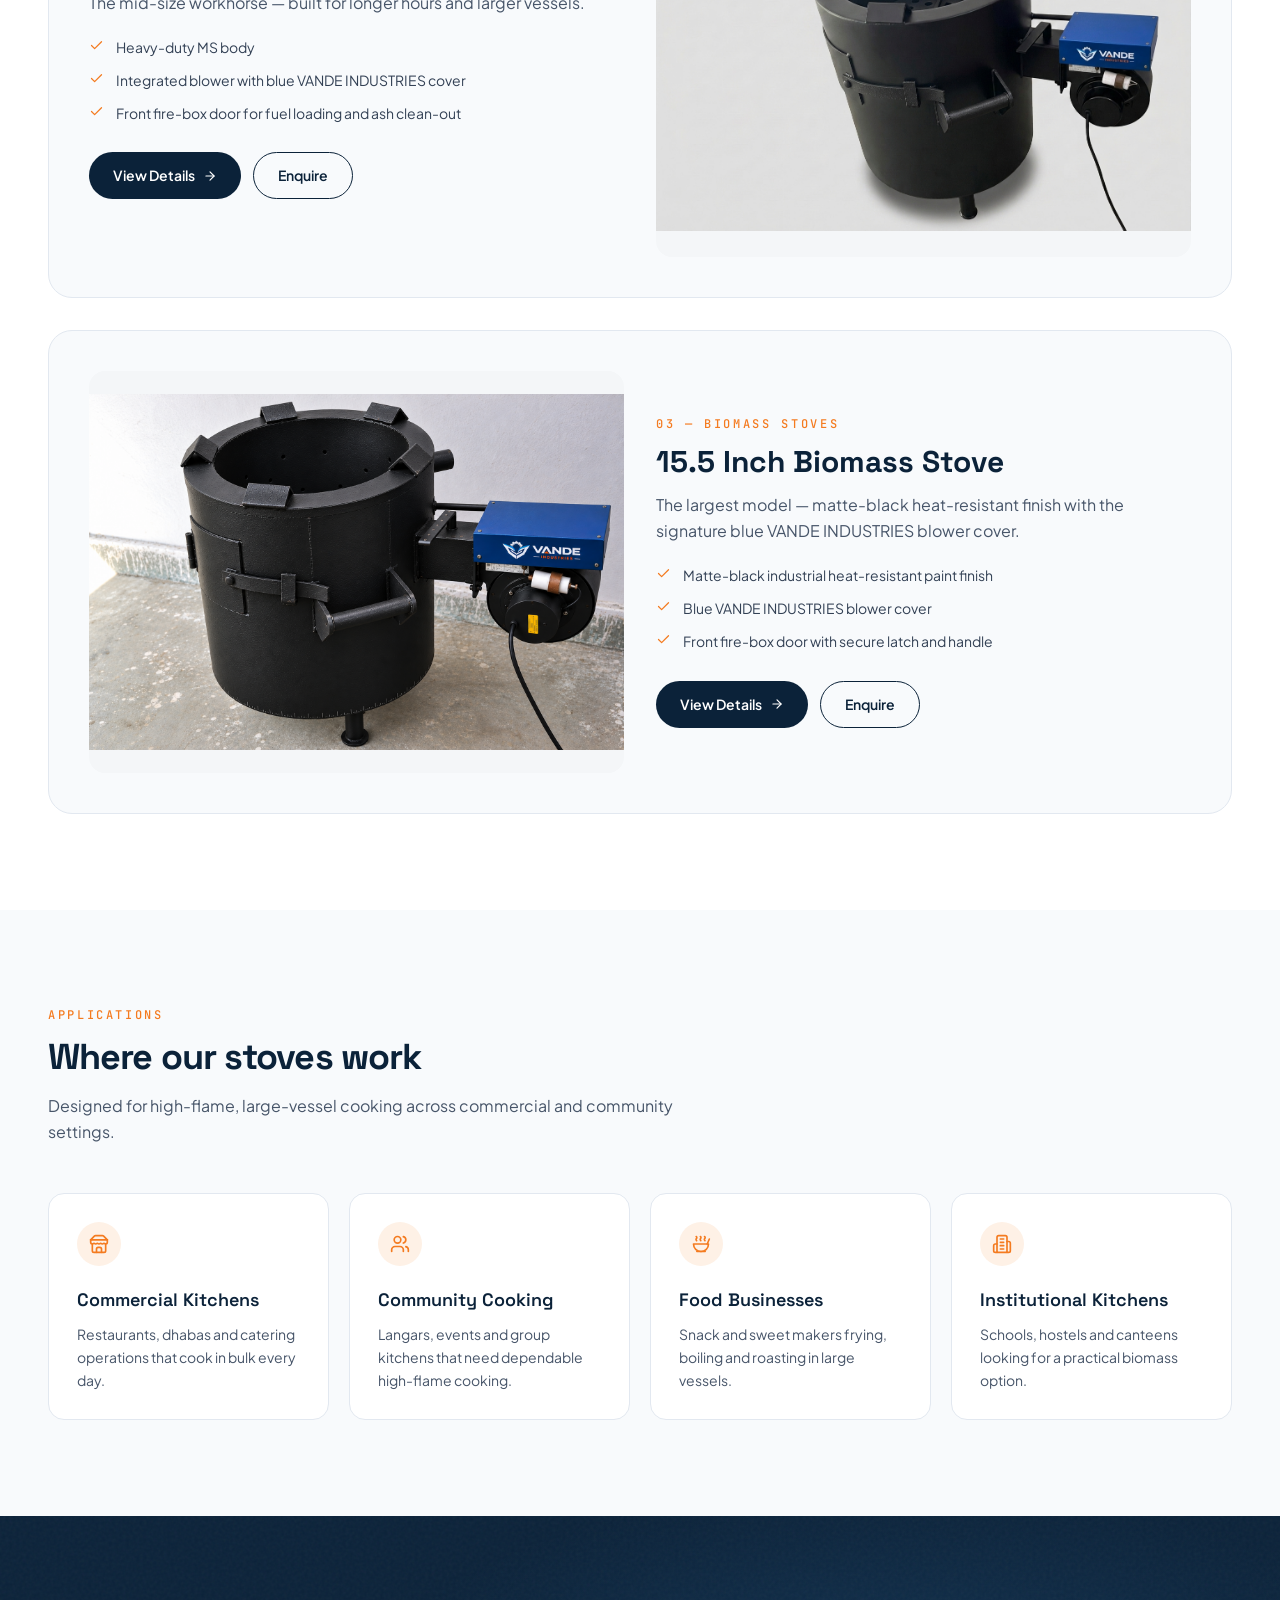
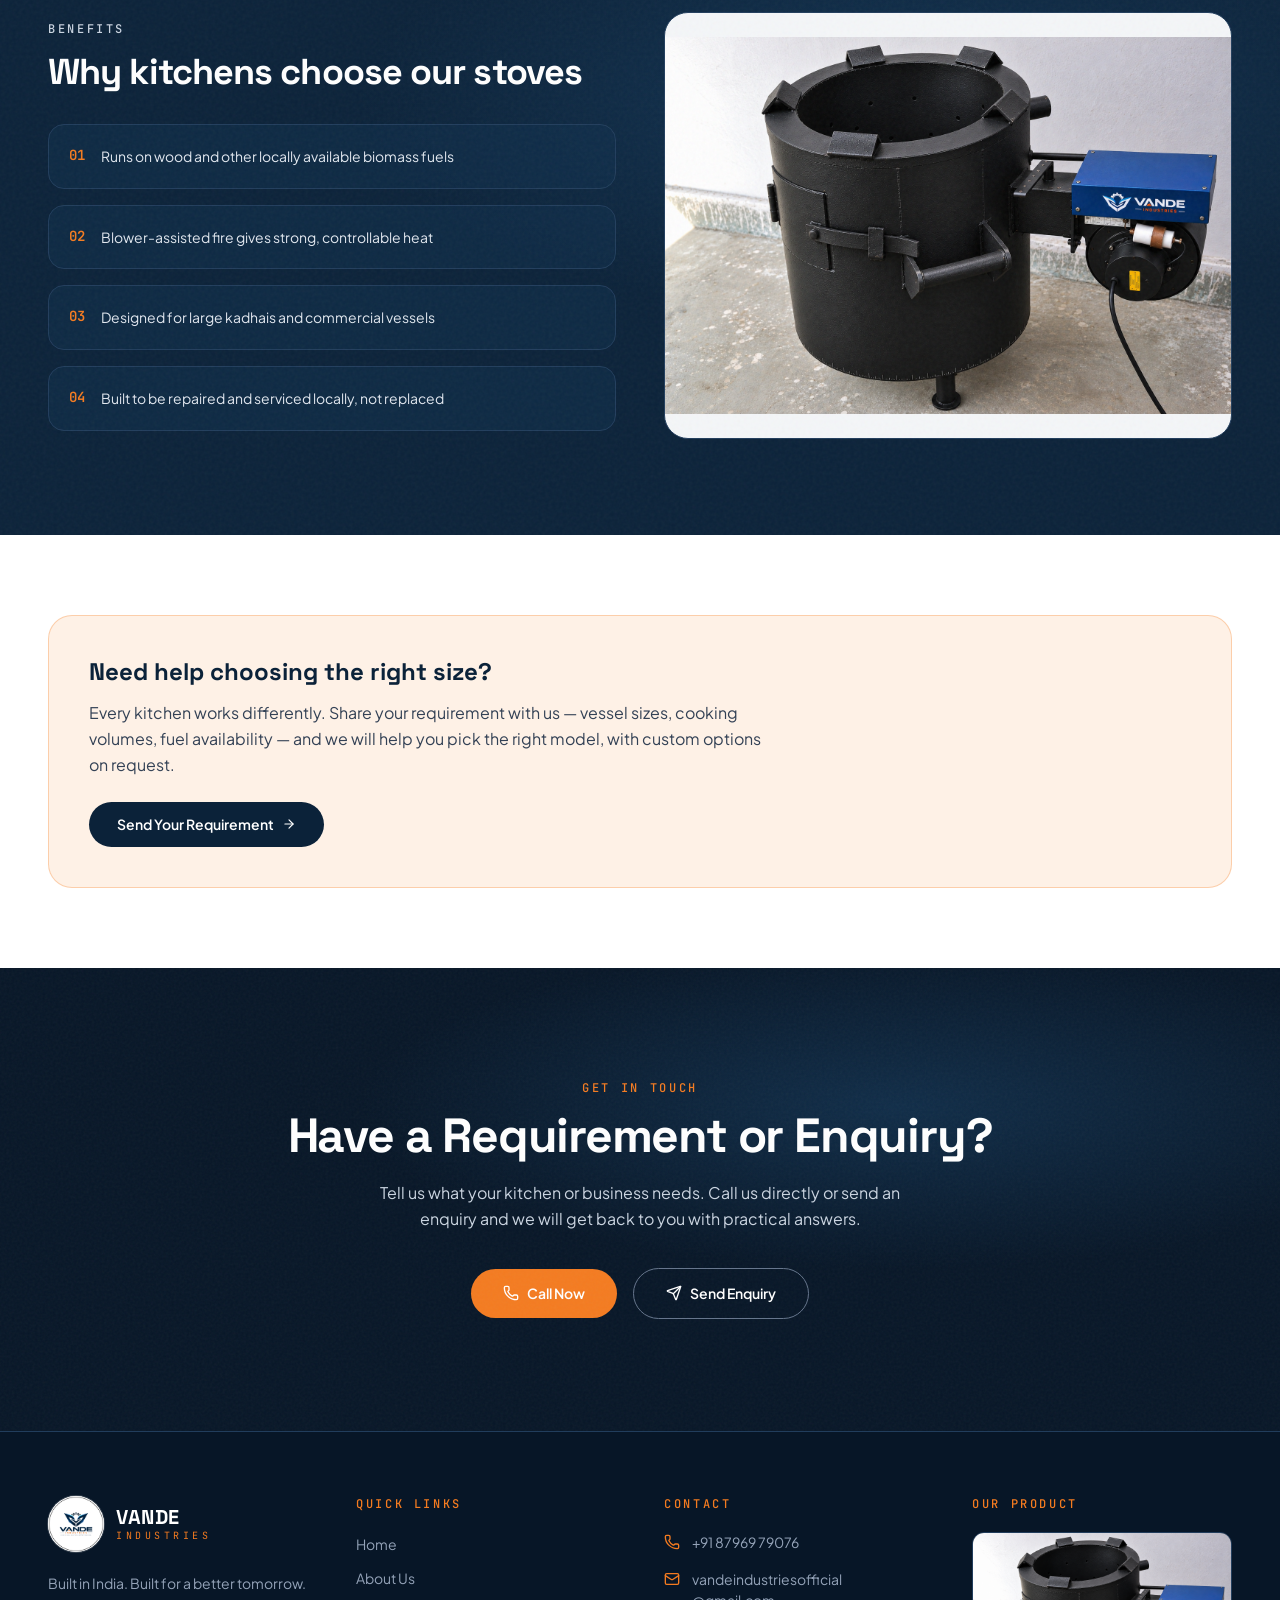
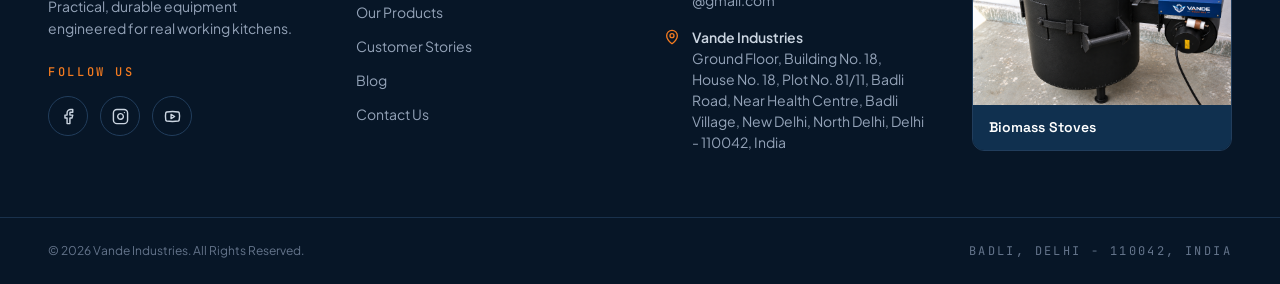
<file: products.html>
<!DOCTYPE html>
<html lang="en">
<head>
<meta charset="utf-8">
<meta name="viewport" content="width=device-width, initial-scale=1">
<meta name="theme-color" content="#0B2239">
<title>Vande Industries | Biomass Stoves — Built in India</title>
<meta name="description" content="Vande Industries, Badli Delhi — makers of heavy-duty biomass-fired stoves in 10.5, 13.5 and 15.5 inch models for commercial and community cooking. Sustainable, practical industrial products built in India.">
<meta name="keywords" content="Vande Industries, biomass stove, sustainable solutions, industrial products, eco-friendly solutions, Delhi">
<meta property="og:title" content="Vande Industries | Biomass Stoves">
<meta property="og:description" content="Practical, durable, sustainable equipment built in India. Explore the biomass stove range by Vande Industries, Badli, Delhi.">
<meta property="og:type" content="website">
<meta property="og:image" content="images/product-15-5-inch.png">
<meta name="twitter:card" content="summary_large_image">
<link rel="icon" href="images/logoofvande.png">
<link rel="apple-touch-icon" href="images/logoofvande.png">
<link rel="preconnect" href="https://fonts.googleapis.com">
<link rel="preconnect" href="https://fonts.gstatic.com" crossorigin>
<link href="https://fonts.googleapis.com/css2?family=Plus+Jakarta+Sans:wght@400;500;600;700&family=Space+Grotesk:wght@500;600;700&family=JetBrains+Mono:wght@400;500&display=swap" rel="stylesheet">
<style>
/* ===== 1. TOKENS ===== */
:root{--navy:#0B2239;--navy-deep:#071627;--navy-surface:#10304F;--navy-border:#213D5C;--navy-light:#173F63;--blaze:#F47B20;--blaze-hover:#E06A0F;--blaze-subtle:#FEF1E6;--bg-soft:#F4F6F8;--s50:#f8fafc;--s200:#e2e8f0;--s300:#cbd5e1;--s400:#94a3b8;--s500:#64748b;--s600:#475569;--s700:#334155;--fg:#0f172a;--f-body:"Plus Jakarta Sans",sans-serif;--f-head:"Space Grotesk",sans-serif;--f-mono:"JetBrains Mono",monospace}

/* ===== 2. RESET / BASE ===== */
*,::before,::after{box-sizing:border-box;border:0 solid #e5e7eb}
html{line-height:1.5;-webkit-text-size-adjust:100%;scroll-behavior:smooth}
body{margin:0;font-family:var(--f-body);color:var(--fg);background:#fff;-webkit-font-smoothing:antialiased;overflow-x:hidden}
h1,h2,h3,p,ul,dl,dd,figure{margin:0;padding:0}
ul{list-style:none}a{color:inherit;text-decoration:none}
img,svg{display:block;max-width:100%}img{height:auto}
button{font:inherit;color:inherit;background:none;cursor:pointer;padding:0}
::selection{background:var(--blaze);color:#fff}
:focus-visible{outline:2px solid var(--blaze);outline-offset:3px;border-radius:2px}
.sr-only{position:absolute;width:1px;height:1px;margin:-1px;overflow:hidden;clip:rect(0,0,0,0);white-space:nowrap}
.sr-only:focus{position:absolute;left:1rem;top:1rem;width:auto;height:auto;margin:0;clip:auto;z-index:60;background:var(--blaze);color:#fff;padding:.5rem 1rem;border-radius:.375rem}
.icon{width:1em;height:1em;fill:none;stroke:currentColor;stroke-width:2;stroke-linecap:round;stroke-linejoin:round;flex-shrink:0}

/* ===== 3. LAYOUT HELPERS ===== */
.container{width:100%;max-width:80rem;margin:0 auto;padding:0 1.25rem}
@media(min-width:640px){.container{padding:0 2rem}}
@media(min-width:1024px){.container{padding:0 3rem}}
.eyebrow{font-family:var(--f-mono);font-size:.75rem;line-height:1rem;font-weight:500;text-transform:uppercase;letter-spacing:.22em;color:var(--blaze)}
.spotlight{position:absolute;inset:0;background:radial-gradient(ellipse 60% 50% at 70% 30%,rgba(23,63,99,.55),transparent 70%)}
.grain{position:relative;overflow:hidden}
.grain::after{content:"";position:absolute;inset:0;pointer-events:none;opacity:.05;background-image:url("data:image/svg+xml,%3Csvg viewBox='0 0 200 200' xmlns='http://www.w3.org/2000/svg'%3E%3Cfilter id='n'%3E%3CfeTurbulence type='fractalNoise' baseFrequency='0.9' numOctaves='2'/%3E%3C/filter%3E%3Crect width='100%25' height='100%25' filter='url(%23n)'/%3E%3C/svg%3E")}
.section{padding:5rem 0}@media(min-width:640px){.section{padding:7rem 0}}
.section-head h2{margin-top:.75rem;font-family:var(--f-head);font-weight:700;letter-spacing:-.025em;color:var(--navy);font-size:1.5rem;line-height:2rem}
.section-head p{margin-top:1rem;line-height:1.625;color:var(--s600)}
.section-head{max-width:42rem}
.section-head p.eyebrow{margin-top:0;color:var(--blaze)}
.section-head.dark h2{color:#fff}.section-head.dark p{color:var(--s300)}
@media(min-width:640px){.section-head h2{font-size:1.875rem;line-height:2.25rem}}
@media(min-width:1024px){.section-head h2{font-size:2.25rem;line-height:2.5rem}}
.head-row{display:flex;flex-direction:column;justify-content:space-between;gap:1.5rem}
@media(min-width:1024px){.head-row{flex-direction:row;align-items:flex-end}}

/* ===== 4. BUTTONS ===== */
.btn{display:inline-flex;align-items:center;justify-content:center;gap:.5rem;border-radius:9999px;font-size:.875rem;font-weight:600;transition:all .3s;white-space:nowrap}
.btn .icon{transition:transform .3s}.btn:hover .icon-arrow{transform:translateX(.25rem)}
.btn-blaze{background:var(--blaze);color:#fff;padding:.875rem 2rem}.btn-blaze:hover{background:var(--blaze-hover)}
.btn-ghost{border:1px solid var(--s500);color:#fff;padding:.875rem 2rem}.btn-ghost:hover{border-color:var(--blaze);color:var(--blaze)}
.btn-outline-navy{border:1px solid var(--navy);color:var(--navy);padding:.75rem 1.75rem}.btn-outline-navy:hover{background:var(--navy);color:#fff}
.btn-navy{background:var(--navy);color:#fff;padding:.75rem 1.75rem}.btn-navy:hover{background:var(--navy-light)}

/* ===== 5. HEADER / NAV ===== */
.site-header{position:fixed;inset:0 0 auto;z-index:50;border-bottom:1px solid rgba(33,61,92,.7);background:rgba(11,34,57,.95);backdrop-filter:blur(12px);-webkit-backdrop-filter:blur(12px)}
.nav{display:flex;height:5rem;align-items:center;justify-content:space-between}
.brand{display:flex;align-items:center;gap:.75rem}
.brand-logo{display:block;height:3rem;width:3rem;border-radius:9999px;overflow:hidden;background:#fff;box-shadow:0 0 0 1px rgba(255,255,255,.2)}
.brand-logo img{width:100%;height:100%;object-fit:cover}
.brand-text{display:flex;flex-direction:column;line-height:1.25}
@media(min-width:640px){.brand-text{display:flex}}
.brand-name{font-family:var(--f-head);font-size:1.125rem;font-weight:700;letter-spacing:.025em;color:#fff}
.brand-sub{font-family:var(--f-mono);font-size:10px;text-transform:uppercase;letter-spacing:.35em;color:var(--blaze)}
.nav-links{display:none;align-items:center;gap:1.75rem}
.nav-links a{position:relative;font-size:.875rem;font-weight:500;color:var(--s300);transition:color .3s}
.nav-links a:hover,.nav-links a[aria-current=page]{color:#fff}
.nav-links a::after{content:"";position:absolute;left:0;bottom:-.375rem;height:2px;width:0;background:var(--blaze);transition:width .3s}
.nav-links a:hover::after,.nav-links a[aria-current=page]::after{width:100%}
.nav-right{display:flex;align-items:center;gap:.75rem}
.nav-cta{display:none;padding:.625rem 1.5rem}
.menu-toggle{display:inline-flex;height:2.75rem;width:2.75rem;align-items:center;justify-content:center;border-radius:9999px;border:1px solid var(--navy-border);color:#fff}
.menu-toggle .icon{font-size:20px}
.mobile-menu{display:none;border-top:1px solid rgba(33,61,92,.7);background:var(--navy)}
.mobile-menu.open{display:block}
.mobile-menu a{display:block;padding:.875rem 0;font-size:.875rem;font-weight:500;color:var(--s300);border-bottom:1px solid rgba(33,61,92,.5)}
.mobile-menu a[aria-current=page]{color:var(--blaze)}
.mobile-menu .btn {
  margin: 1rem 0 1.25rem;
  width: 100%;
  box-sizing: border-box;
  color: #fff;
  text-align: center;
  justify-content: center;
}
@media(min-width:1024px){.nav-links{display:flex}.nav-cta{display:inline-flex}.menu-toggle,.mobile-menu{display:none!important}}

/* ===== 12. CTA ===== */
.cta{position:relative;overflow:hidden;background:var(--navy-deep)}
.cta .container{position:relative;padding-top:5rem;padding-bottom:5rem}
@media(min-width:640px){.cta .container{padding-top:7rem;padding-bottom:7rem}}
.cta-in{max-width:48rem;margin:0 auto;text-align:center}
.cta h2{margin-top:1rem;font-family:var(--f-head);font-size:1.875rem;font-weight:700;letter-spacing:-.025em;color:#fff}
.cta p.lead{margin:1.25rem auto 0;max-width:36rem;line-height:1.625;color:var(--s300)}
@media(min-width:640px){.cta h2{font-size:2.25rem}}@media(min-width:1024px){.cta h2{font-size:3rem;line-height:1}}
.cta-actions{margin-top:2.25rem;display:flex;flex-direction:column;align-items:center;justify-content:center;gap:1rem}
.cta-actions .btn{width:100%}
@media(min-width:640px){.cta-actions{flex-direction:row}.cta-actions .btn{width:auto}}

/* ===== 13. FOOTER ===== */
.site-footer{border-top:1px solid var(--navy-border);background:var(--navy-deep);color:var(--s300)}
.footer-grid{display:grid;gap:3rem;padding-top:4rem;padding-bottom:4rem}
@media(min-width:768px){.footer-grid{grid-template-columns:repeat(2,1fr)}}
@media(min-width:1024px){.footer-grid{grid-template-columns:repeat(4,1fr)}}
.site-footer .brand-logo{height:3.5rem;width:3.5rem}
.site-footer .brand-text{display:flex}.site-footer .brand-name{font-size:1.25rem}
.f-tag{margin-top:1.25rem;max-width:20rem;font-size:.875rem;line-height:1.625;color:var(--s400)}
.site-footer h3.eyebrow{margin-bottom:1.25rem}
.socials{display:flex;align-items:center;gap:.75rem;margin-top:1rem}
.socials a{display:flex;height:2.5rem;width:2.5rem;align-items:center;justify-content:center;border-radius:9999px;border:1px solid var(--navy-border);color:var(--s300);transition:all .3s}
.socials a:hover{transform:translateY(-.125rem);border-color:var(--blaze);background:var(--blaze);color:#fff}
.socials .icon{font-size:17px}
.f-follow{margin-top:1.5rem}.f-follow h3{margin-bottom:0!important}
.f-links li+li{margin-top:.625rem}
.f-links a{font-size:.875rem;color:var(--s400);transition:color .3s}.f-links a:hover{color:var(--blaze)}
.f-contact{font-size:.875rem}.f-contact li+li{margin-top:1rem}
.f-contact li,.f-contact a{display:flex;align-items:flex-start;gap:.75rem;color:var(--s400);transition:color .3s}
.f-contact a:hover{color:var(--blaze)}
.f-contact .icon{margin-top:.125rem;font-size:16px;color:var(--blaze)}
.f-contact strong{font-weight:600;color:var(--s300)}
.f-product{display:block;overflow:hidden;border-radius:.75rem;border:1px solid var(--navy-border)}
.f-product img{width:100%;object-fit:contain;transition:transform .5s}.f-product:hover img{transform:scale(1.05)}
.f-product span{display:block;background:var(--navy-surface);padding:.75rem 1rem;font-family:var(--f-head);font-size:.875rem;font-weight:600;color:#fff}
.f-bottom{border-top:1px solid rgba(33,61,92,.7)}
.f-bottom .container{display:flex;flex-direction:column;align-items:center;justify-content:space-between;gap:.75rem;padding-top:1.5rem;padding-bottom:1.5rem;font-size:.75rem;color:var(--s500)}
.f-bottom .mono{font-family:var(--f-mono);text-transform:uppercase;letter-spacing:.2em}
@media(min-width:640px){.f-bottom .container{flex-direction:row}}

/* ===== 14. WHATSAPP FAB ===== */
.wa{position:fixed;bottom:1.5rem;left:1.5rem;z-index:50;display:flex;height:3.5rem;width:3.5rem;align-items:center;justify-content:center;border-radius:9999px;background:#25D366;color:#fff;box-shadow:0 10px 15px -3px rgba(0,0,0,.25);transition:box-shadow .3s}
.wa:hover{box-shadow:0 20px 25px -5px rgba(0,0,0,.3)}
.wa svg{width:24px;height:24px;fill:currentColor}
.wa::before{content:"";position:absolute;inset:0;z-index:-1;border-radius:9999px;background:#25D366;opacity:.2;animation:ping 1s cubic-bezier(0,0,.2,1) infinite}
@keyframes ping{75%,100%{transform:scale(2);opacity:0}}

/* ===== 15. SCROLL REVEAL ===== */
.js .reveal{opacity:0;transform:translateY(28px);transition:opacity .7s ease,transform .7s ease}
.js .reveal.in{opacity:1;transform:none}
@media(prefers-reduced-motion:reduce){.js .reveal{opacity:1;transform:none;transition:none}.marquee-track,.wa::before{animation:none}}

/* ===== PRODUCTS PAGE ===== */
.bg-soft{background:var(--s50)}
.section{padding:5rem 0}@media(min-width:640px){.section{padding:6rem 0}}
.page-hero{position:relative;overflow:hidden;background:var(--navy-deep);padding:9rem 0 5rem}
@media(min-width:640px){.page-hero{padding:11rem 0 6rem}}
.hero-grid{position:relative;display:grid;align-items:center;gap:3rem}
@media(min-width:1024px){.hero-grid{grid-template-columns:1fr 1fr}}
.page-hero h1{margin-top:1rem;font-family:var(--f-head);font-weight:700;line-height:1.08;letter-spacing:-.025em;color:#fff;font-size:2.25rem;text-wrap:balance}
.page-hero h1 span{display:block;overflow:hidden;padding-bottom:.25rem}
@media(min-width:640px){.page-hero h1{font-size:3rem}}@media(min-width:1024px){.page-hero h1{font-size:3.75rem}}
.page-hero p.lead{margin-top:1.5rem;max-width:42rem;line-height:1.625;color:var(--s300)}
.showcase{display:flex;align-items:flex-end;justify-content:center;gap:.75rem}
@media(min-width:640px){.showcase{gap:1.25rem}}
.showcase a{display:block}
.sc-10{width:24%}.sc-13{width:34%}.sc-15{width:42%}
.sc-img{display:flex;align-items:center;justify-content:center;overflow:hidden;border-radius:1rem;background:var(--bg-soft);padding:.5rem;box-shadow:0 25px 50px -12px rgba(0,0,0,.3);transition:transform .5s}
.sc-img img{width:100%;height:100%;object-fit:contain}
.sc-10 .sc-img{height:8rem}.sc-13 .sc-img{height:10rem}.sc-15 .sc-img{height:12rem}
.showcase a:hover .sc-img{transform:translateY(-.375rem)}
.sc-label{margin-top:.625rem;text-align:center;font-family:var(--f-mono);font-size:10px;text-transform:uppercase;letter-spacing:.18em;color:var(--s300);transition:color .3s}
.showcase a:hover .sc-label{color:var(--blaze)}
@media(min-width:640px){.sc-img{padding:.75rem}.sc-label{font-size:.75rem}.sc-10 .sc-img{height:10rem}.sc-13 .sc-img{height:12rem}.sc-15 .sc-img{height:14rem}}
@media(min-width:1024px){.sc-10 .sc-img{height:11rem}.sc-13 .sc-img{height:14rem}.sc-15 .sc-img{height:16rem}}
.rows{margin-top:3.5rem}.rows>*+*{margin-top:2rem}
.row{display:grid;align-items:center;gap:2rem;border-radius:1.5rem;border:1px solid var(--s200);background:var(--s50);padding:1.5rem;transition:box-shadow .3s}
.row:hover{box-shadow:0 10px 15px -3px rgba(0,0,0,.1),0 4px 6px -4px rgba(0,0,0,.1)}
@media(min-width:640px){.row{padding:2.5rem}}
@media(min-width:1024px){.row{grid-template-columns:1fr 1fr}.row.flip>*:first-child{order:2}}
.row-img{overflow:hidden;border-radius:1rem;background:var(--bg-soft)}
.row-img img{aspect-ratio:4/3;width:100%;object-fit:contain;transition:transform .7s}
.row:hover .row-img img{transform:scale(1.03)}
.row h3{margin-top:.75rem;font-family:var(--f-head);font-size:1.5rem;line-height:2rem;font-weight:700;color:var(--navy)}
@media(min-width:640px){.row h3{font-size:1.875rem;line-height:2.25rem}}
.row .tag{margin-top:.75rem;line-height:1.625;color:var(--s600)}
.checks{margin-top:1.25rem}.checks li{display:flex;align-items:flex-start;gap:.75rem;font-size:.875rem;line-height:1.625;color:var(--s700)}
.checks li+li{margin-top:.625rem}.checks .icon{margin-top:.125rem;font-size:15px;color:var(--blaze)}
.btns{margin-top:1.75rem;display:flex;flex-wrap:wrap;gap:.75rem}
.btn-navy{padding:.75rem 1.5rem}.btn-outline{border:1px solid var(--navy);color:var(--navy);padding:.75rem 1.5rem}.btn-outline:hover{background:var(--navy);color:#fff}
.btn-navy,.btn-outline{display:inline-flex;align-items:center;gap:.5rem;border-radius:9999px;font-size:.875rem;font-weight:600;transition:all .3s}
.btn-navy:hover .icon-arrow{transform:translateX(.25rem)}.btn .icon-arrow{transition:transform .3s}
.apps{display:grid;gap:1.25rem;margin-top:3rem}
@media(min-width:640px){.apps{grid-template-columns:repeat(2,1fr)}}@media(min-width:1024px){.apps{grid-template-columns:repeat(4,1fr)}}
.app{height:100%;border-radius:1rem;border:1px solid var(--s200);background:#fff;padding:1.75rem;transition:all .3s}
.app:hover{transform:translateY(-.25rem);box-shadow:0 10px 15px -3px rgba(0,0,0,.1),0 4px 6px -4px rgba(0,0,0,.1)}
.app .ic{display:flex;height:2.75rem;width:2.75rem;align-items:center;justify-content:center;border-radius:9999px;background:var(--blaze-subtle);color:var(--blaze)}
.app .ic .icon{font-size:20px}
.app h3{margin-top:1.25rem;font-family:var(--f-head);font-size:1.125rem;font-weight:600;color:var(--navy)}
.app p{margin-top:.625rem;font-size:.875rem;line-height:1.625;color:var(--s600)}
.benefits{position:relative;overflow:hidden;background:var(--navy)}
.benefits .container{position:relative;display:grid;align-items:center;gap:3rem}
@media(min-width:1024px){.benefits .container{grid-template-columns:1fr 1fr}}
.benefit-list{margin-top:2rem}.benefit-list li{display:flex;align-items:flex-start;gap:1rem;border-radius:1rem;border:1px solid var(--navy-border);background:rgba(16,48,79,.5);padding:1.25rem}
.benefit-list li+li{margin-top:1rem}
.benefit-list .n{font-family:var(--f-mono);font-size:.875rem;font-weight:600;color:var(--blaze)}
.benefit-list p{font-size:.875rem;line-height:1.625;color:var(--s200)}
.benefit-img{overflow:hidden;border-radius:1.5rem;border:1px solid var(--navy-border);background:var(--bg-soft)}
.benefit-img img{aspect-ratio:4/3;width:100%;object-fit:contain}
.note-sec{padding:4rem 0}@media(min-width:640px){.note-sec{padding:5rem 0}}
.note{border-radius:1.5rem;border:1px solid rgba(244,123,32,.3);background:var(--blaze-subtle);padding:2rem}
@media(min-width:640px){.note{padding:2.5rem}}
.note h2{font-family:var(--f-head);font-size:1.25rem;line-height:1.75rem;font-weight:700;color:var(--navy)}
@media(min-width:640px){.note h2{font-size:1.5rem;line-height:2rem}}
.note p{margin-top:.75rem;max-width:42rem;line-height:1.625;color:var(--s700)}
.note .btn-navy{margin-top:1.5rem;padding:.75rem 1.75rem}

</style>
<script>document.documentElement.classList.add('js')</script>
</head>
<body>

<svg width="0" height="0" style="position:absolute" aria-hidden="true">
  <symbol id="i-pin" viewBox="0 0 24 24"><path d="M20 10c0 4.993-5.539 10.193-7.399 11.799a1 1 0 0 1-1.202 0C9.539 20.193 4 14.993 4 10a8 8 0 0 1 16 0"/><circle cx="12" cy="10" r="3"/></symbol>
  <symbol id="i-menu" viewBox="0 0 24 24"><path d="M4 12h16"/><path d="M4 18h16"/><path d="M4 6h16"/></symbol>
  <symbol id="i-phone" viewBox="0 0 24 24"><path d="M13.832 16.568a1 1 0 0 0 1.213-.303l.355-.465A2 2 0 0 1 17 15h3a2 2 0 0 1 2 2v3a2 2 0 0 1-2 2A18 18 0 0 1 2 4a2 2 0 0 1 2-2h3a2 2 0 0 1 2 2v3a2 2 0 0 1-.8 1.6l-.468.351a1 1 0 0 0-.292 1.233 14 14 0 0 0 6.392 6.384"/></symbol>
  <symbol id="i-send" viewBox="0 0 24 24"><path d="M14.536 21.686a.5.5 0 0 0 .937-.024l6.5-19a.496.496 0 0 0-.635-.635l-19 6.5a.5.5 0 0 0-.024.937l7.93 3.18a2 2 0 0 1 1.112 1.11z"/><path d="m21.854 2.147-10.94 10.939"/></symbol>
  <symbol id="i-mail" viewBox="0 0 24 24"><path d="m22 7-8.991 5.727a2 2 0 0 1-2.009 0L2 7"/><rect x="2" y="4" width="20" height="16" rx="2"/></symbol>
  <symbol id="i-fb" viewBox="0 0 24 24"><path d="M18 2h-3a5 5 0 0 0-5 5v3H7v4h3v8h4v-8h3l1-4h-4V7a1 1 0 0 1 1-1h3z"/></symbol>
  <symbol id="i-ig" viewBox="0 0 24 24"><rect width="20" height="20" x="2" y="2" rx="5" ry="5"/><path d="M16 11.37A4 4 0 1 1 12.63 8 4 4 0 0 1 16 11.37z"/><line x1="17.5" x2="17.51" y1="6.5" y2="6.5"/></symbol>
  <symbol id="i-yt" viewBox="0 0 24 24"><path d="M2.5 17a24.12 24.12 0 0 1 0-10 2 2 0 0 1 1.4-1.4 49.56 49.56 0 0 1 16.2 0A2 2 0 0 1 21.5 7a24.12 24.12 0 0 1 0 10 2 2 0 0 1-1.4 1.4 49.55 49.55 0 0 1-16.2 0A2 2 0 0 1 2.5 17"/><path d="m10 15 5-3-5-3z"/></symbol>
  <symbol id="i-eye" viewBox="0 0 24 24"><path d="M2.062 12.348a1 1 0 0 1 0-.696 10.75 10.75 0 0 1 19.876 0 1 1 0 0 1 0 .696 10.75 10.75 0 0 1-19.876 0"/><circle cx="12" cy="12" r="3"/></symbol>
  <symbol id="i-target" viewBox="0 0 24 24"><circle cx="12" cy="12" r="10"/><circle cx="12" cy="12" r="6"/><circle cx="12" cy="12" r="2"/></symbol>
  <symbol id="i-check" viewBox="0 0 24 24"><path d="M3.85 8.62a4 4 0 0 1 4.78-4.77 4 4 0 0 1 6.74 0 4 4 0 0 1 4.78 4.78 4 4 0 0 1 0 6.74 4 4 0 0 1-4.77 4.78 4 4 0 0 1-6.75 0 4 4 0 0 1-4.78-4.77 4 4 0 0 1 0-6.76Z"/><path d="m9 12 2 2 4-4"/></symbol>
  <symbol id="i-leaf" viewBox="0 0 24 24"><path d="M11 20A7 7 0 0 1 9.8 6.1C15.5 5 17 4.48 19 2c1 2 2 4.18 2 8 0 5.5-4.78 10-10 10Z"/><path d="M2 21c0-3 1.85-5.36 5.08-6C9.5 14.52 12 13 13 12"/></symbol>
<symbol id="i-arrow" viewBox="0 0 24 24"><path d="M5 12h14"/><path d="m12 5 7 7-7 7"/></symbol>
  <symbol id="i-tick" viewBox="0 0 24 24"><path d="M20 6 9 17l-5-5"/></symbol>
  <symbol id="i-store" viewBox="0 0 24 24"><path d="m2 7 4.41-4.41A2 2 0 0 1 7.83 2h8.34a2 2 0 0 1 1.42.59L22 7"/><path d="M4 12v8a2 2 0 0 0 2 2h12a2 2 0 0 0 2-2v-8"/><path d="M15 22v-4a2 2 0 0 0-2-2h-2a2 2 0 0 0-2 2v4"/><path d="M2 7h20"/><path d="M22 7v3a2 2 0 0 1-2 2a2.7 2.7 0 0 1-1.59-.63.7.7 0 0 0-.82 0A2.7 2.7 0 0 1 16 12a2.7 2.7 0 0 1-1.59-.63.7.7 0 0 0-.82 0A2.7 2.7 0 0 1 12 12a2.7 2.7 0 0 1-1.59-.63.7.7 0 0 0-.82 0A2.7 2.7 0 0 1 8 12a2.7 2.7 0 0 1-1.59-.63.7.7 0 0 0-.82 0A2.7 2.7 0 0 1 4 12a2 2 0 0 1-2-2V7"/></symbol>
  <symbol id="i-users" viewBox="0 0 24 24"><path d="M16 21v-2a4 4 0 0 0-4-4H6a4 4 0 0 0-4 4v2"/><path d="M16 3.128a4 4 0 0 1 0 7.744"/><path d="M22 21v-2a4 4 0 0 0-3-3.87"/><circle cx="9" cy="7" r="4"/></symbol>
  <symbol id="i-soup" viewBox="0 0 24 24"><path d="M12 21a9 9 0 0 0 9-9H3a9 9 0 0 0 9 9Z"/><path d="M7 21h10"/><path d="M19.5 12 22 6"/><path d="M16.25 3c.27.1.8.53.75 1.36-.06.83-.93 1.2-1 2.02-.05.78.34 1.24.73 1.62"/><path d="M11.25 3c.27.1.8.53.74 1.36-.05.83-.93 1.2-.98 2.02-.06.78.33 1.24.72 1.62"/><path d="M6.25 3c.27.1.8.53.75 1.36-.06.83-.93 1.2-1 2.02-.05.78.34 1.24.74 1.62"/></symbol>
  <symbol id="i-building" viewBox="0 0 24 24"><path d="M6 22V4a2 2 0 0 1 2-2h8a2 2 0 0 1 2 2v18Z"/><path d="M6 12H4a2 2 0 0 0-2 2v6a2 2 0 0 0 2 2h2"/><path d="M18 9h2a2 2 0 0 1 2 2v9a2 2 0 0 1-2 2h-2"/><path d="M10 6h4"/><path d="M10 10h4"/><path d="M10 14h4"/><path d="M10 18h4"/></symbol>
  </svg>

<!-- HEADER -->
<header class="site-header">
  <a href="#main-content" class="sr-only">Skip to content</a>
  <nav class="container nav" aria-label="Main navigation">
    <a class="brand" href="index.html" aria-label="Vande Industries home">
      <span class="brand-logo"><img src="images/logoofvande.png" alt="Vande Industries logo" width="48" height="48"></span>
      <span class="brand-text"><span class="brand-name">VANDE</span><span class="brand-sub">Industries</span></span>
    </a>
    <ul class="nav-links">
      <li><a href="index.html">Home</a></li>
      <li><a href="about.html">About Us</a></li>
      <li><a href="products.html" aria-current="page">Our Products</a></li>
      <li><a href="stories.html">Customer Stories</a></li>
      <li><a href="blog.html">Blog</a></li>
      <li><a href="contact.html">Contact Us</a></li>
    </ul>
    <div class="nav-right">
      <a class="btn btn-blaze nav-cta" href="contact.html">Enquire Now</a>
      <button type="button" class="menu-toggle" data-menu-toggle aria-label="Open menu" aria-expanded="false" aria-controls="mobile-menu"><svg class="icon"><use href="#i-menu"/></svg></button>
    </div>
  </nav>
  <div class="mobile-menu" id="mobile-menu">
    <div class="container">
      <a href="index.html">Home</a>
      <a href="about.html">About Us</a>
      <a href="products.html" aria-current="page">Our Products</a>
      <a href="stories.html">Customer Stories</a>
      <a href="blog.html">Blog</a>
      <a href="contact.html">Contact Us</a>
      <a class="btn btn-blaze" href="contact.html">Enquire Now</a>
    </div>
  </div>
</header>

<main id="main-content">

<!-- PAGE HERO -->
<section class="page-hero grain">
  <div class="spotlight"></div>
  <div class="container hero-grid">
    <div>
      <p class="eyebrow">Our Products</p>
      <h1><span>Biomass Stoves.</span><span>Built for real kitchens.</span></h1>
      <p class="lead">Heavy-duty, biomass-fired stoves manufactured by Vande Industries — available in 10.5, 13.5 and 15.5 inch models with forced-air blowers.</p>
    </div>
    <div><div class="showcase">
      <div class="sc-10"><a href="./produt-detail-pages/10.5inchbhati.html" aria-label="View 10.5 Biomass Stove"><div class="sc-img"><img src="images/10.5inchbh.png" alt="10.5 Biomass Stove by Vande Industries"></div><p class="sc-label">10.5 Inch</p></a></div>
      <div class="sc-13"><a href="./produt-detail-pages/13.5inchbhati.html" aria-label="View 13.5 Biomass Stove"><div class="sc-img"><img src="images/13.5inchbhatii.png" alt="13.5 Biomass Stove by Vande Industries"></div><p class="sc-label">13.5 Inch</p></a></div>
      <div class="sc-15"><a href="./produt-detail-pages/15.5inchbhati.html" aria-label="View 15.5 Biomass Stove"><div class="sc-img"><img src="images/15.5inchbhatti.png" alt="15.5 Biomass Stove by Vande Industries"></div><p class="sc-label">15.5 Inch</p></a></div>
    </div></div>
  </div>
</section>

<!-- THE RANGE -->
<section class="section">
  <div class="container">
    <div class="section-head reveal in"><p class="eyebrow">The Range</p><h2>Three sizes. One standard of build.</h2><p>Heavy-duty, biomass-fired stoves built for commercial and community cooking — fabricated from MS (mild steel) with forced-air blowers and a practical, serviceable design. Available in three sizes: 10.5 inch, 13.5 inch and 15.5 inch.</p></div>
    <div class="rows">
      <div class="reveal in"><article class="row">
        <div class="row-img"><img src="images/10.5inchbh.png" alt="10.5 Inch Biomass Stove by Vande Industries" loading="lazy"></div>
        <div><p class="eyebrow">01 — Biomass Stoves</p><h3>10.5 Inch Biomass Stove</h3><p class="tag">The compact model — easy to position, quick to set up, ready for daily cooking.</p>
          <ul class="checks"><li><svg class="icon"><use href="#i-tick"/></svg>Compact MS body</li><li><svg class="icon"><use href="#i-tick"/></svg>Blue VANDE INDUSTRIES blower cover</li><li><svg class="icon"><use href="#i-tick"/></svg>Side carry handle for easy movement</li></ul>
          <div class="btns"><a class="btn-navy btn-navy-bg" href="./produt-detail-pages/10.5inchbhati.html" style="background:var(--navy);color:#fff;padding:.75rem 1.5rem">View Details<svg class="icon icon-arrow"><use href="#i-arrow"/></svg></a><a class="btn-outline" href="contact.html">Enquire</a></div>
        </div></article></div><div class="reveal in"><article class="row flip">
        <div class="row-img"><img src="images/13.5inchbhatii.png" alt="13.5 Inch Biomass Stove by Vande Industries" loading="lazy"></div>
        <div><p class="eyebrow">02 — Biomass Stoves</p><h3>13.5 Inch Biomass Stove</h3><p class="tag">The mid-size workhorse — built for longer hours and larger vessels.</p>
          <ul class="checks"><li><svg class="icon"><use href="#i-tick"/></svg>Heavy-duty MS body</li><li><svg class="icon"><use href="#i-tick"/></svg>Integrated blower with blue VANDE INDUSTRIES cover</li><li><svg class="icon"><use href="#i-tick"/></svg>Front fire-box door for fuel loading and ash clean-out</li></ul>
          <div class="btns"><a class="btn-navy btn-navy-bg" href="./produt-detail-pages/13.5inchbhati.html" style="background:var(--navy);color:#fff;padding:.75rem 1.5rem">View Details<svg class="icon icon-arrow"><use href="#i-arrow"/></svg></a><a class="btn-outline" href="contact.html">Enquire</a></div>
        </div></article></div><div class="reveal in"><article class="row">
        <div class="row-img"><img src="images/15.5inchbhatti.png" alt="15.5 Inch Biomass Stove by Vande Industries" loading="lazy"></div>
        <div><p class="eyebrow">03 — Biomass Stoves</p><h3>15.5 Inch Biomass Stove</h3><p class="tag">The largest model — matte-black heat-resistant finish with the signature blue VANDE INDUSTRIES blower cover.</p>
          <ul class="checks"><li><svg class="icon"><use href="#i-tick"/></svg>Matte-black industrial heat-resistant paint finish</li><li><svg class="icon"><use href="#i-tick"/></svg>Blue VANDE INDUSTRIES blower cover</li><li><svg class="icon"><use href="#i-tick"/></svg>Front fire-box door with secure latch and handle</li></ul>
          <div class="btns"><a class="btn-navy btn-navy-bg" href="./produt-detail-pages/15.5inchbhati.html" style="background:var(--navy);color:#fff;padding:.75rem 1.5rem">View Details<svg class="icon icon-arrow"><use href="#i-arrow"/></svg></a><a class="btn-outline" href="contact.html">Enquire</a></div>
        </div></article></div>
    </div>
  </div>
</section>

<!-- APPLICATIONS -->
<section class="section bg-soft">
  <div class="container">
    <div class="section-head reveal in"><p class="eyebrow">Applications</p><h2>Where our stoves work</h2><p>Designed for high-flame, large-vessel cooking across commercial and community settings.</p></div>
    <div class="apps">
      <div class="reveal in"><div class="app"><span class="ic"><svg class="icon"><use href="#i-store"/></svg></span><h3>Commercial Kitchens</h3><p>Restaurants, dhabas and catering operations that cook in bulk every day.</p></div></div>
      <div class="reveal in"><div class="app"><span class="ic"><svg class="icon"><use href="#i-users"/></svg></span><h3>Community Cooking</h3><p>Langars, events and group kitchens that need dependable high-flame cooking.</p></div></div>
      <div class="reveal in"><div class="app"><span class="ic"><svg class="icon"><use href="#i-soup"/></svg></span><h3>Food Businesses</h3><p>Snack and sweet makers frying, boiling and roasting in large vessels.</p></div></div>
      <div class="reveal in"><div class="app"><span class="ic"><svg class="icon"><use href="#i-building"/></svg></span><h3>Institutional Kitchens</h3><p>Schools, hostels and canteens looking for a practical biomass option.</p></div></div>
    </div>
  </div>
</section>

<!-- BENEFITS -->
<section class="section benefits grain">
  <div class="spotlight"></div>
  <div class="container">
    <div>
      <div class="section-head dark reveal in"><p class="eyebrow">Benefits</p><h2>Why kitchens choose our stoves</h2></div>
      <ul class="benefit-list"><li><span class="n">01</span><p>Runs on wood and other locally available biomass fuels</p></li><li><span class="n">02</span><p>Blower-assisted fire gives strong, controllable heat</p></li><li><span class="n">03</span><p>Designed for large kadhais and commercial vessels</p></li><li><span class="n">04</span><p>Built to be repaired and serviced locally, not replaced</p></li></ul>
    </div>
    <div class="reveal in"><div class="benefit-img"><img src="images/cleancooking-blog.png" alt="15.5 Inch Biomass Stove with blue VANDE INDUSTRIES blower cover" loading="lazy"></div></div>
  </div>
</section>

<!-- SPEC NOTE -->
<section class="note-sec">
  <div class="container"><div class="reveal in"><div class="note">
    <h2>Need help choosing the right size?</h2>
    <p>Every kitchen works differently. Share your requirement with us — vessel sizes, cooking volumes, fuel availability — and we will help you pick the right model, with custom options on request.</p>
    <a class="btn-navy" href="contact.html" style="background:var(--navy);color:#fff;margin-top:1.5rem;padding:.75rem 1.75rem">Send Your Requirement<svg class="icon icon-arrow"><use href="#i-arrow"/></svg></a>
  </div></div></div>
</section>

<!-- FINAL CTA -->
<section class="cta grain">
  <div class="spotlight"></div>
  <div class="container"><div class="cta-in">
    <div class="reveal"><p class="eyebrow">Get In Touch</p><h2>Have a Requirement or Enquiry?</h2><p class="lead">Tell us what your kitchen or business needs. Call us directly or send an enquiry and we will get back to you with practical answers.</p></div>
    <div class="cta-actions reveal">
      <a class="btn btn-blaze" href="tel:8796979076"><svg class="icon" style="font-size:16px"><use href="#i-phone"/></svg> Call Now</a>
      <a class="btn btn-ghost" href="contact.html"><svg class="icon" style="font-size:16px"><use href="#i-send"/></svg> Send Enquiry</a>
    </div>
  </div></div>
</section>
</main>

<!-- FOOTER -->
<footer class="site-footer">
  <div class="container footer-grid">
    <div>
      <div class="brand"><span class="brand-logo"><img src="images/logoofvande.png" alt="Vande Industries logo" width="56" height="56"></span><span class="brand-text"><span class="brand-name">VANDE</span><span class="brand-sub">Industries</span></span></div>
      <p class="f-tag">Built in India. Built for a better tomorrow. Practical, durable equipment engineered for real working kitchens.</p>
      <div class="f-follow"><h3 class="eyebrow">Follow Us</h3>
        <div class="socials">
          <a href="https://www.facebook.com/VandeIndustriesofficial" target="_blank" rel="noopener noreferrer" aria-label="Visit VANDE INDUSTRIES on Facebook" title="Visit VANDE INDUSTRIES on Facebook"><svg class="icon"><use href="#i-fb"/></svg></a>
          <a href="https://www.instagram.com/bharatbiostove" target="_blank" rel="noopener noreferrer" aria-label="Visit Bharat Bio-Stove on Instagram" title="Visit Bharat Bio-Stove on Instagram"><svg class="icon"><use href="#i-ig"/></svg></a>
          <a href="https://www.youtube.com/@VandeIndustries" target="_blank" rel="noopener noreferrer" aria-label="Subscribe to VANDE INDUSTRIES on YouTube" title="Subscribe to VANDE INDUSTRIES on YouTube"><svg class="icon"><use href="#i-yt"/></svg></a>
        </div></div>
    </div>
    <nav aria-label="Footer navigation"><h3 class="eyebrow">Quick Links</h3>
      <ul class="f-links"><li><a href="index.html">Home</a></li><li><a href="about.html">About Us</a></li><li><a href="products.html">Our Products</a></li><li><a href="stories.html">Customer Stories</a></li><li><a href="blog.html">Blog</a></li><li><a href="contact.html">Contact Us</a></li></ul>
    </nav>
    <div><h3 class="eyebrow">Contact</h3>
      <ul class="f-contact">
        <li><a href="tel:8796979076"><svg class="icon"><use href="#i-phone"/></svg>+91 87969 79076</a></li>
        <li><a href="mailto:vandeindustriesofficial@gmail.com"><svg class="icon"><use href="#i-mail"/></svg><span style="min-width:0">vandeindustriesofficial<wbr>@gmail.com</span></a></li>
        <li><svg class="icon"><use href="#i-pin"/></svg><span><strong>Vande Industries</strong><br>Ground Floor, Building No. 18, House No. 18, Plot No. 81/11, Badli Road, Near Health Centre, Badli Village, New Delhi, North Delhi, Delhi - 110042, India</span></li>
      </ul>
    </div>
    <div><h3 class="eyebrow">Our Product</h3>
      <a class="f-product" href="products.html"><img src="images/cleancooking-blog.png" alt="Biomass Stove by Vande Industries" loading="lazy"><span>Biomass Stoves</span></a>
    </div>
  </div>
  <div class="f-bottom"><div class="container"><p>© 2026 Vande Industries. All Rights Reserved.</p><p class="mono">Badli, Delhi - 110042, India</p></div></div>
</footer>

<a class="wa" href="https://wa.me/918796979076?text=Hello%20Vande%20Industries%2C%20I%20would%20like%20to%20know%20more%20about%20your%20biomass%20stove%20range." target="_blank" rel="noopener noreferrer" aria-label="Chat with Vande Industries on WhatsApp">
  <svg viewBox="0 0 24 24" aria-hidden="true"><path d="M17.472 14.382c-.297-.149-1.758-.867-2.03-.967-.273-.099-.471-.148-.67.15-.197.297-.767.966-.94 1.164-.173.199-.347.223-.644.075-.297-.15-1.255-.463-2.39-1.475-.883-.788-1.48-1.761-1.653-2.059-.173-.297-.018-.458.13-.606.134-.133.297-.347.446-.52.149-.174.198-.298.297-.497.1-.198.05-.371-.025-.52-.074-.149-.669-1.612-.916-2.207-.242-.579-.487-.5-.669-.51-.173-.008-.371-.01-.57-.01-.198 0-.52.074-.792.372-.272.297-1.04 1.016-1.04 2.479 0 1.462 1.065 2.875 1.213 3.074.149.198 2.096 3.2 5.077 4.487.709.306 1.262.489 1.694.625.712.227 1.36.195 1.871.118.571-.085 1.758-.719 2.006-1.413.248-.694.248-1.289.173-1.413-.074-.124-.272-.198-.57-.347m-5.421 7.403h-.004a9.87 9.87 0 0 1-5.031-1.378l-.361-.214-3.741.982.998-3.648-.235-.374a9.86 9.86 0 0 1-1.51-5.26c.001-5.45 4.436-9.884 9.888-9.884 2.64 0 5.122 1.03 6.988 2.898a9.825 9.825 0 0 1 2.893 6.994c-.003 5.45-4.437 9.884-9.885 9.884m8.413-18.297A11.815 11.815 0 0 0 12.05 0C5.495 0 .16 5.335.157 11.892c0 2.096.547 4.142 1.588 5.945L.057 24l6.305-1.654a11.882 11.882 0 0 0 5.683 1.448h.005c6.554 0 11.89-5.335 11.893-11.893a11.821 11.821 0 0 0-3.48-8.413Z"/></svg>
</a>

<script>
(function(){'use strict';
var t=document.querySelector('[data-menu-toggle]'),m=document.getElementById('mobile-menu');
if(t&&m){t.addEventListener('click',function(){var o=m.classList.toggle('open');t.setAttribute('aria-expanded',o);t.setAttribute('aria-label',o?'Close menu':'Open menu')});
m.addEventListener('click',function(e){if(e.target.tagName==='A'){m.classList.remove('open');t.setAttribute('aria-expanded','false')}})}
var els=document.querySelectorAll('.reveal');
if('IntersectionObserver' in window){var io=new IntersectionObserver(function(en){en.forEach(function(x){if(x.isIntersecting){x.target.classList.add('in');io.unobserve(x.target)}})},{threshold:.12,rootMargin:'0px 0px -40px 0px'});
els.forEach(function(e){io.observe(e)});
setTimeout(function(){els.forEach(function(e){e.classList.add('in')})},4000)}else{els.forEach(function(e){e.classList.add('in')})}
})();
</script>
</body>
</html>
</file>
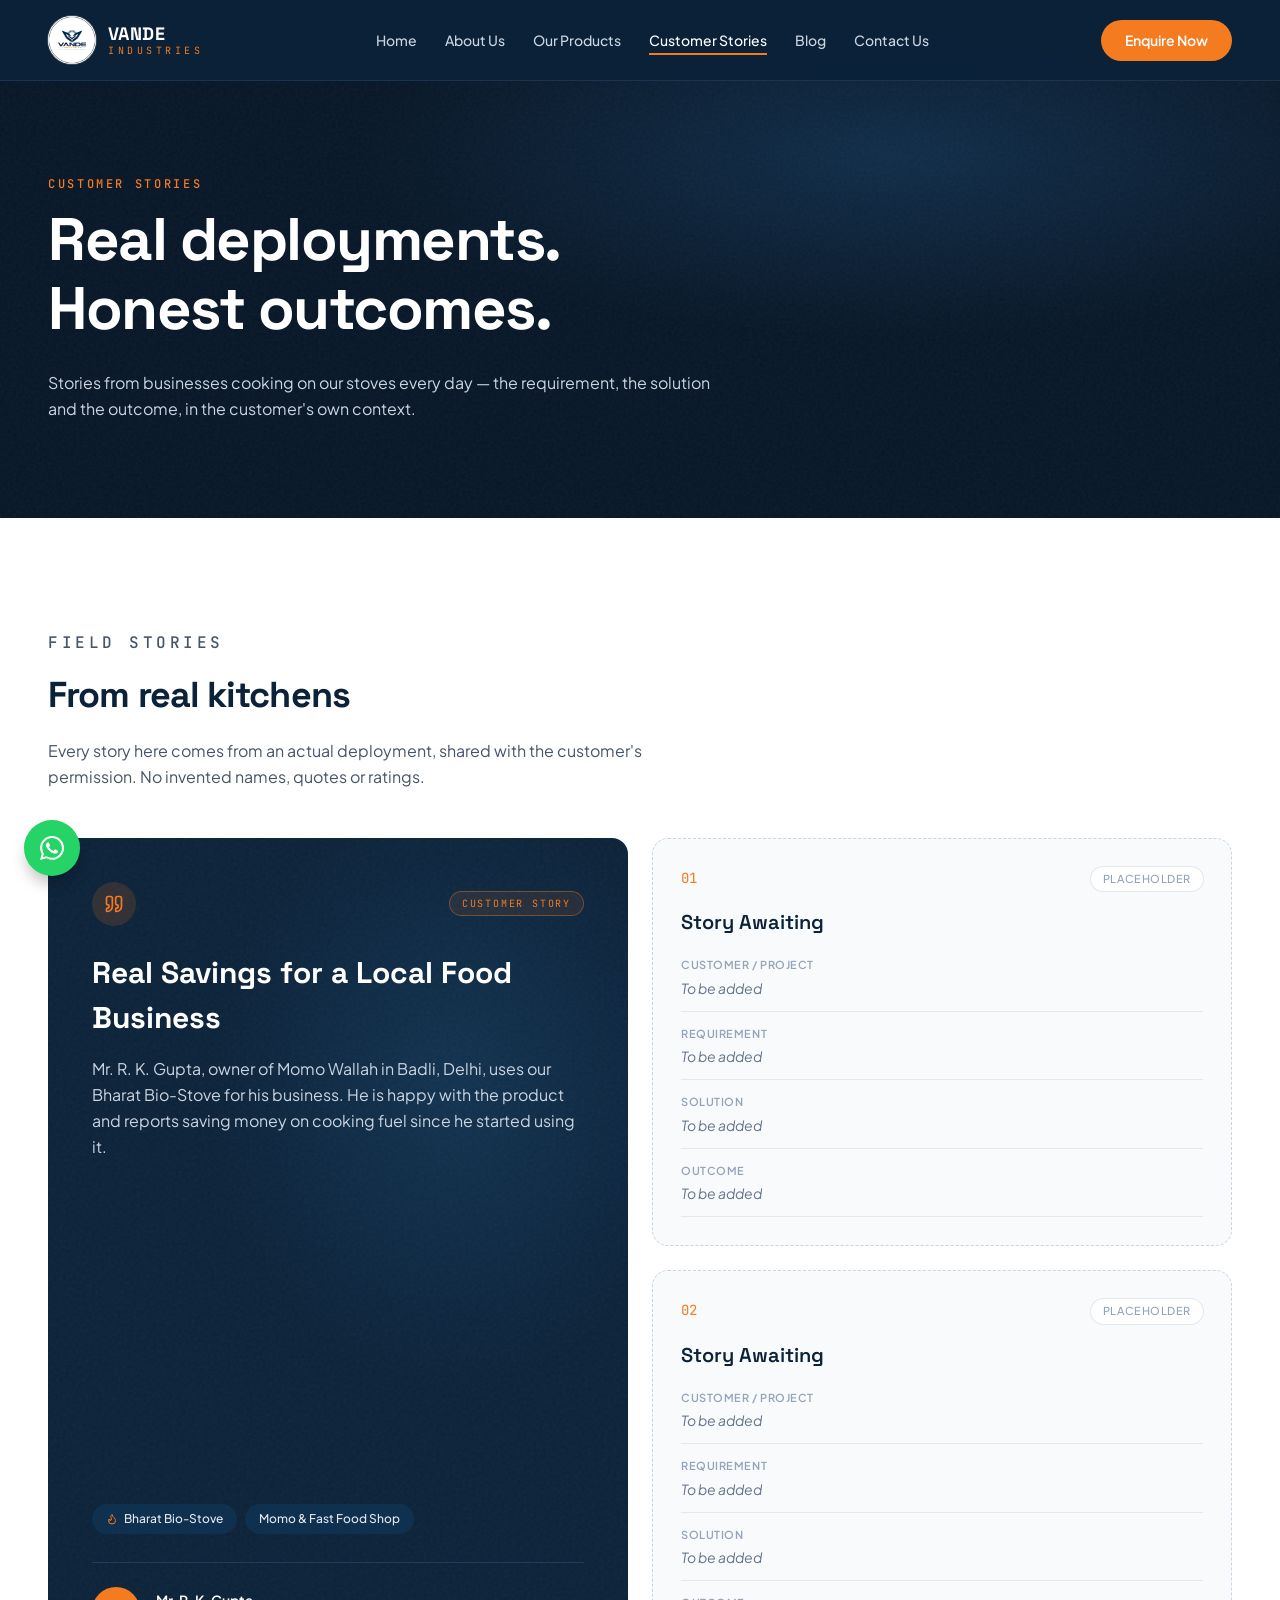
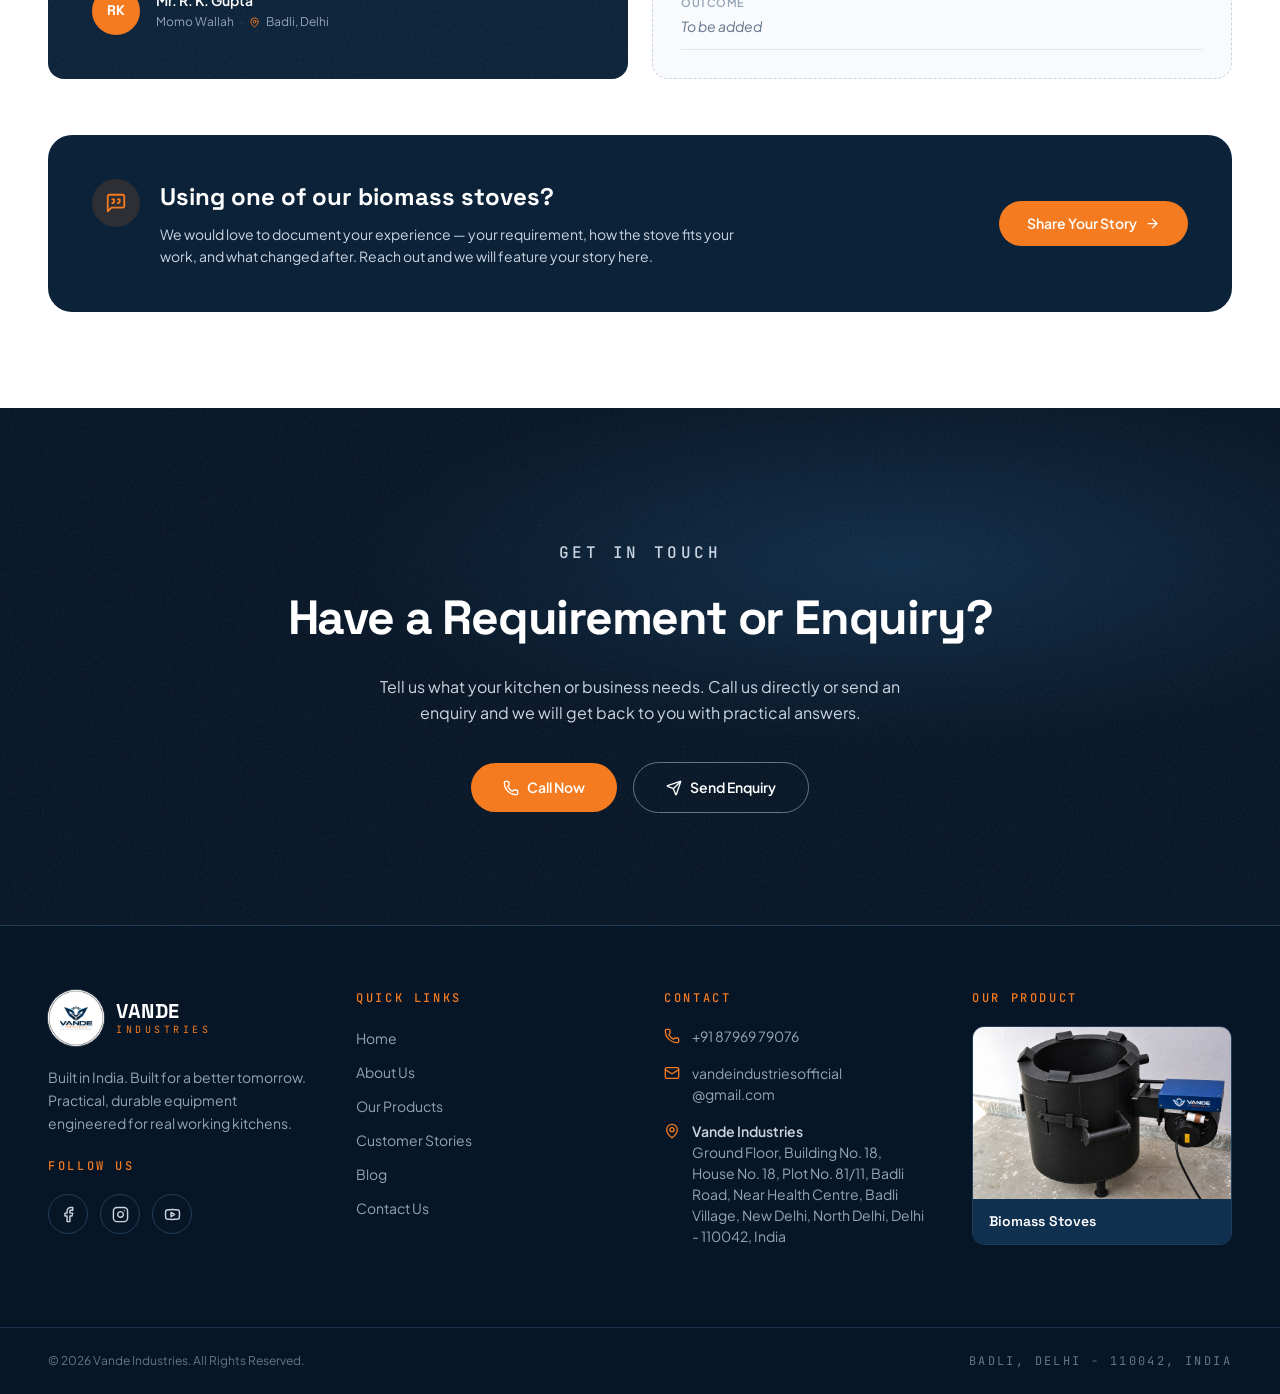
<file: stories.html>
<!DOCTYPE html>
<html lang="en">
<head>
<meta charset="utf-8">
<meta name="viewport" content="width=device-width, initial-scale=1">
<meta name="theme-color" content="#0B2239">
<meta name="description" content="Vande Industries, Badli Delhi — makers of heavy-duty biomass-fired stoves in 10.5, 13.5 and 15.5 inch models for commercial and community cooking. Sustainable, practical industrial products built in India.">
<meta name="keywords" content="Vande Industries, biomass stove, sustainable solutions, industrial products, eco-friendly solutions, Delhi">
<meta property="og:title" content="Vande Industries | Biomass Stoves">
<meta property="og:description" content="Practical, durable, sustainable equipment built in India. Explore the biomass stove range by Vande Industries, Badli, Delhi.">
<meta property="og:type" content="website">
<meta name="twitter:card" content="summary_large_image">
<meta property="og:image" content="images/cleancooking-blog.png">
<link rel="icon" href="images/logoofvande.png">
<link rel="apple-touch-icon" href="images/logoofvande.png">
<link rel="preconnect" href="https://fonts.googleapis.com">
<link rel="preconnect" href="https://fonts.gstatic.com" crossorigin>
<link href="https://fonts.googleapis.com/css2?family=Plus+Jakarta+Sans:wght@400;500;600;700&family=Space+Grotesk:wght@500;600;700&family=JetBrains+Mono:wght@400;500&display=swap" rel="stylesheet">
<title>Vande Industries | Biomass Stoves — Built in India</title>

<style>
:root{
  --navy:#0B2239; --navy-deep:#071627; --navy-surface:#10304F; --navy-border:#213D5C; --navy-light:#173F63;
  --blaze:#F47B20; --blaze-hover:#E06A0F;
  --slate-200:#e2e8f0; --slate-300:#cbd5e1; --slate-400:#94a3b8; --slate-500:#64748b; --slate-600:#475569; --slate-50:#f8fafc;
  --fg:#0f172a;
}
*,*::before,*::after{box-sizing:border-box;border:0 solid #e5e7eb}
html{line-height:1.5;-webkit-text-size-adjust:100%;scroll-behavior:smooth}
body{margin:0;background:#fff;color:var(--fg);font-family:"Plus Jakarta Sans",sans-serif;-webkit-font-smoothing:antialiased;overflow-x:hidden}
h1,h2,h3,p,ul,dl,dd{margin:0;padding:0}
ul{list-style:none}
a{color:inherit;text-decoration:none}
img,svg{display:block;max-width:100%}
button{font:inherit;color:inherit;background:none;cursor:pointer;padding:0}
::selection{background:var(--blaze);color:#fff}
:focus-visible{outline:2px solid var(--blaze);outline-offset:3px;border-radius:2px}

.font-heading{font-family:"Space Grotesk",sans-serif}
.eyebrow{font-family:"JetBrains Mono",monospace;font-size:.75rem;line-height:1rem;font-weight:500;text-transform:uppercase;letter-spacing:.22em;color:var(--blaze)}
.container-site{margin:0 auto;width:100%;max-width:80rem;padding:0 1.25rem}
@media(min-width:640px){.container-site{padding:0 2rem}}
@media(min-width:1024px){.container-site{padding:0 3rem}}
.grain{position:relative}
.grain::after{content:"";position:absolute;inset:0;pointer-events:none;opacity:.05;background-image:url("data:image/svg+xml,%3Csvg viewBox='0 0 200 200' xmlns='http://www.w3.org/2000/svg'%3E%3Cfilter id='n'%3E%3CfeTurbulence type='fractalNoise' baseFrequency='0.9' numOctaves='2'/%3E%3C/filter%3E%3Crect width='100%25' height='100%25' filter='url(%23n)'/%3E%3C/svg%3E")}
.spotlight{position:absolute;inset:0;background:radial-gradient(ellipse 60% 50% at 70% 30%,rgba(23,63,99,.55),transparent 70%)}
.sr-only{position:absolute;width:1px;height:1px;padding:0;margin:-1px;overflow:hidden;clip:rect(0,0,0,0);white-space:nowrap}
.sr-only:focus{position:absolute;left:1rem;top:1rem;z-index:60;width:auto;height:auto;margin:0;clip:auto;padding:.5rem 1rem;background:var(--blaze);color:#fff;border-radius:.375rem}

/* Reveal animation */
.reveal{opacity:0;transform:translateY(24px);transition:opacity .7s ease,transform .7s ease}
.reveal.in{opacity:1;transform:none}

/* Header */
.site-header{position:fixed;left:0;right:0;top:0;z-index:50;border-bottom:1px solid rgba(33,61,92,.7);background:rgba(11,34,57,.95);backdrop-filter:blur(12px);-webkit-backdrop-filter:blur(12px)}
.nav{display:flex;height:5rem;align-items:center;justify-content:space-between}
.logo-link{display:flex;align-items:center;gap:.75rem}
.logo-circle{display:block;height:3rem;width:3rem;overflow:hidden;border-radius:9999px;background:#fff;box-shadow:0 0 0 1px rgba(255,255,255,.2)}
.logo-circle img{width:100%;height:100%;object-fit:cover}
.logo-text{display:flex;flex-direction:column;line-height:1.25}
@media(min-width:640px){.logo-text{display:flex}}
.logo-text b{font-family:"Space Grotesk",sans-serif;font-size:1.125rem;font-weight:700;letter-spacing:.025em;color:#fff}
.logo-text span{font-family:"JetBrains Mono",monospace;font-size:10px;text-transform:uppercase;letter-spacing:.35em;color:var(--blaze)}
.nav-links{display:none;align-items:center;gap:1.75rem}
@media(min-width:1024px){.nav-links{display:flex}}
.nav-links a{position:relative;font-size:.875rem;font-weight:500;color:var(--slate-300);transition:color .3s}
.nav-links a:hover,.nav-links a.active{color:#fff}
.nav-links a::after{content:"";position:absolute;left:0;bottom:-.375rem;height:2px;width:0;background:var(--blaze);transition:width .3s}
.nav-links a:hover::after,.nav-links a.active::after{width:100%}
.nav-right{display:flex;align-items:center;gap:.75rem}
.btn-enquire{display:none;border-radius:9999px;background:var(--blaze);padding:.625rem 1.5rem;font-size:.875rem;font-weight:600;color:#fff;transition:background .3s}
.btn-enquire:hover{background:var(--blaze-hover)}
@media(min-width:1024px){.btn-enquire{display:inline-flex}}
.menu-toggle{display:inline-flex;height:2.75rem;width:2.75rem;align-items:center;justify-content:center;border-radius:9999px;border:1px solid var(--navy-border);color:#fff}
@media(min-width:1024px){.menu-toggle{display:none}}
.mobile-menu{display:none;border-top:1px solid rgba(33,61,92,.7);background:var(--navy)}
.mobile-menu.open{display:block}
@media(min-width:1024px){.mobile-menu{display:none!important}}
.mobile-menu a{display:block;padding:.85rem 0;font-size:.95rem;font-weight:500;color:var(--slate-300);border-bottom:1px solid rgba(33,61,92,.5)}
.mobile-menu a.active{color:var(--blaze)}
.mobile-menu .m-cta{margin:1rem 0 1.25rem;text-align:center;border-radius:9999px;background:var(--blaze);color:#fff;border:0;padding:.75rem}

/* Hero */
.hero{position:relative;overflow:hidden;background:var(--navy-deep);padding:9rem 0 5rem}
@media(min-width:640px){.hero{padding:11rem 0 6rem}}
.hero .inner{position:relative;z-index:1}
.hero h1{margin-top:1rem;font-family:"Space Grotesk",sans-serif;font-size:2.25rem;font-weight:700;line-height:1.08;letter-spacing:-.025em;color:#fff;text-wrap:balance}
@media(min-width:640px){.hero h1{font-size:3rem}}
@media(min-width:1024px){.hero h1{font-size:3.75rem}}
.hero h1 span{display:block;overflow:hidden;padding-bottom:.25rem}
.hero p.lead{margin-top:1.5rem;max-width:42rem;font-size:1rem;line-height:1.625;color:var(--slate-300)}

/* Stories */
.stories{background:#fff;padding:5rem 0}
@media(min-width:640px){.stories{padding:6rem 0}}
.section-head{max-width:42rem}
.section-head h2{margin-top:.75rem;font-family:"Space Grotesk",sans-serif;font-size:1.5rem;font-weight:700;letter-spacing:-.025em;color:var(--navy)}
@media(min-width:640px){.section-head h2{font-size:1.875rem}}
@media(min-width:1024px){.section-head h2{font-size:2.25rem}}
.section-head p{margin-top:1rem;font-size:1rem;line-height:1.625;color:var(--slate-600)}
.stories-grid{margin-top:3rem;display:grid;gap:1.5rem}
@media(min-width:1024px){.stories-grid{grid-template-columns:repeat(2,minmax(0,1fr))}}
.right-col{display:grid;gap:1.5rem;align-content:start}
.full{height:100%}

.story-main{position:relative;display:flex;height:100%;flex-direction:column;overflow:hidden;border-radius:1rem;background:var(--navy);padding:2rem}
@media(min-width:640px){.story-main{padding:2.75rem}}
.story-main .in{position:relative;z-index:1;display:flex;height:100%;flex-direction:column}
.story-top{display:flex;align-items:center;justify-content:space-between}
.q-icon{display:flex;height:2.75rem;width:2.75rem;align-items:center;justify-content:center;border-radius:9999px;background:rgba(244,123,32,.15);color:var(--blaze)}
.badge{border-radius:9999px;border:1px solid rgba(244,123,32,.4);background:rgba(244,123,32,.1);padding:.25rem .75rem;font-family:"JetBrains Mono",monospace;font-size:10px;text-transform:uppercase;letter-spacing:.18em;color:var(--blaze)}
.story-main h3{margin-top:1.5rem;font-family:"Space Grotesk",sans-serif;font-size:1.5rem;font-weight:700;color:#fff}
@media(min-width:640px){.story-main h3{font-size:1.875rem}}
.story-main .txt{margin-top:1rem;flex:1;font-size:1rem;line-height:1.625;color:var(--slate-300)}
.chips{margin-top:1.5rem;display:flex;flex-wrap:wrap;gap:.5rem}
.chip{display:inline-flex;align-items:center;gap:.375rem;border-radius:9999px;background:var(--navy-surface);padding:.375rem .875rem;font-size:.75rem;font-weight:500;color:var(--slate-200)}
.chip svg{color:var(--blaze)}
.owner{margin-top:1.75rem;display:flex;align-items:center;gap:1rem;border-top:1px solid var(--navy-border);padding-top:1.5rem}
.avatar{display:flex;height:3rem;width:3rem;flex-shrink:0;align-items:center;justify-content:center;border-radius:9999px;background:var(--blaze);font-family:"Space Grotesk",sans-serif;font-size:.875rem;font-weight:700;color:#fff}
.owner .name{font-size:.875rem;font-weight:600;color:#fff}
.owner .biz{margin-top:.125rem;display:flex;align-items:center;gap:.375rem;font-size:.75rem;color:var(--slate-400)}
.owner .biz .dot{color:#475569}
.owner .biz svg{color:var(--blaze)}

.slot{display:flex;height:100%;flex-direction:column;border-radius:1rem;border:1px dashed #cbd5e1;background:var(--slate-50);padding:1.75rem}
.slot-top{display:flex;align-items:baseline;justify-content:space-between}
.slot-num{font-family:"JetBrains Mono",monospace;font-size:.875rem;color:var(--blaze)}
.slot-tag{border-radius:9999px;background:#fff;padding:.25rem .75rem;font-size:11px;font-weight:500;text-transform:uppercase;letter-spacing:.05em;color:var(--slate-400);box-shadow:0 0 0 1px var(--slate-200)}
.slot h3{margin-top:1rem;font-family:"Space Grotesk",sans-serif;font-size:1.25rem;font-weight:600;color:var(--navy)}
.slot dl{margin-top:1.25rem;flex:1}
.slot dl>div{border-bottom:1px solid var(--slate-200);padding-bottom:.75rem;margin-bottom:.875rem}
.slot dl>div:last-child{margin-bottom:0}
.slot dt{font-size:11px;font-weight:600;text-transform:uppercase;letter-spacing:.05em;color:var(--slate-400)}
.slot dd{margin-top:.25rem;font-size:.875rem;font-style:italic;color:var(--slate-500)}

.callout{margin-top:3.5rem;display:flex;flex-direction:column;align-items:flex-start;gap:1.5rem;border-radius:1.5rem;background:var(--navy);padding:2.25rem}
@media(min-width:640px){.callout{flex-direction:row;align-items:center;justify-content:space-between;padding:2.75rem}}
.callout .l{display:flex;align-items:flex-start;gap:1.25rem}
.callout .ic{display:flex;height:3rem;width:3rem;flex-shrink:0;align-items:center;justify-content:center;border-radius:9999px;background:rgba(244,123,32,.15);color:var(--blaze)}
.callout h2{font-family:"Space Grotesk",sans-serif;font-size:1.25rem;font-weight:700;color:#fff}
@media(min-width:640px){.callout h2{font-size:1.5rem}}
.callout p{margin-top:.5rem;max-width:36rem;font-size:.875rem;line-height:1.625;color:var(--slate-300)}
.btn-share{display:inline-flex;flex-shrink:0;align-items:center;gap:.5rem;border-radius:9999px;background:var(--blaze);padding:.75rem 1.75rem;font-size:.875rem;font-weight:600;color:#fff;transition:background .3s}
.btn-share:hover{background:var(--blaze-hover)}
.btn-share svg{transition:transform .3s}
.btn-share:hover svg{transform:translateX(4px)}

/* CTA */
.cta{position:relative;overflow:hidden;background:var(--navy-deep)}
.cta .inner{position:relative;z-index:1;padding:5rem 1.25rem}
@media(min-width:640px){.cta .inner{padding-top:7rem;padding-bottom:7rem}}
.cta .box{margin:0 auto;max-width:48rem;text-align:center}
.cta h2{margin-top:1rem;font-family:"Space Grotesk",sans-serif;font-size:1.875rem;font-weight:700;letter-spacing:-.025em;color:#fff}
@media(min-width:640px){.cta h2{font-size:2.25rem}}
@media(min-width:1024px){.cta h2{font-size:3rem}}
.cta p{margin:1.25rem auto 0;max-width:36rem;font-size:1rem;line-height:1.625;color:var(--slate-300)}
.cta .btns{margin-top:2.25rem;display:flex;flex-direction:column;align-items:center;justify-content:center;gap:1rem}
@media(min-width:640px){.cta .btns{flex-direction:row}}
.cta .btns a{display:inline-flex;width:100%;align-items:center;justify-content:center;gap:.5rem;border-radius:9999px;padding:.875rem 2rem;font-size:.875rem;font-weight:600;color:#fff;transition:all .3s}
@media(min-width:640px){.cta .btns a{width:auto}}
.btn-call{background:var(--blaze)}
.btn-call:hover{background:var(--blaze-hover)}
.btn-out{border:1px solid var(--slate-500)}
.btn-out:hover{border-color:var(--blaze);color:var(--blaze)}

/* Footer */
.site-footer{border-top:1px solid var(--navy-border);background:var(--navy-deep);color:var(--slate-300)}
.footer-grid{display:grid;gap:3rem;padding-top:4rem;padding-bottom:4rem}
@media(min-width:768px){.footer-grid{grid-template-columns:repeat(2,minmax(0,1fr))}}
@media(min-width:1024px){.footer-grid{grid-template-columns:repeat(4,minmax(0,1fr))}}
.f-brand{display:flex;align-items:center;gap:.75rem}
.f-brand .logo-circle{height:3.5rem;width:3.5rem}
.f-brand .t{display:flex;flex-direction:column;line-height:1.25}
.f-brand .t b{font-family:"Space Grotesk",sans-serif;font-size:1.25rem;font-weight:700;letter-spacing:.025em;color:#fff}
.f-brand .t span{font-family:"JetBrains Mono",monospace;font-size:10px;text-transform:uppercase;letter-spacing:.35em;color:var(--blaze)}
.f-desc{margin-top:1.25rem;max-width:20rem;font-size:.875rem;line-height:1.625;color:var(--slate-400)}
.site-footer .eyebrow{margin-bottom:1.25rem}
.socials{display:flex;align-items:center;gap:.75rem}
.socials a{display:flex;height:2.5rem;width:2.5rem;align-items:center;justify-content:center;border-radius:9999px;border:1px solid var(--navy-border);color:var(--slate-300);transition:all .3s}
.socials a:hover{transform:translateY(-2px);border-color:var(--blaze);background:var(--blaze);color:#fff}
.f-links li{margin-bottom:.625rem}
.f-links a{font-size:.875rem;color:var(--slate-400);transition:color .3s}
.f-links a:hover{color:var(--blaze)}
.f-contact{font-size:.875rem}
.f-contact li{margin-bottom:1rem}
.f-contact a,.f-contact .addr{display:flex;align-items:flex-start;gap:.75rem;color:var(--slate-400);transition:color .3s}
.f-contact a:hover{color:var(--blaze)}
.f-contact svg{margin-top:.125rem;flex-shrink:0;color:var(--blaze)}
.f-contact .addr b{font-weight:600;color:var(--slate-300)}
.f-product{display:block;overflow:hidden;border-radius:.75rem;border:1px solid var(--navy-border)}
.f-product img{width:100%;object-fit:contain;transition:transform .5s}
.f-product:hover img{transform:scale(1.05)}
.f-product span{display:block;background:var(--navy-surface);padding:.75rem 1rem;font-family:"Space Grotesk",sans-serif;font-size:.875rem;font-weight:600;color:#fff}
.f-bottom{border-top:1px solid rgba(33,61,92,.7)}
.f-bottom .container-site{display:flex;flex-direction:column;align-items:center;justify-content:space-between;gap:.75rem;padding-top:1.5rem;padding-bottom:1.5rem;font-size:.75rem;color:var(--slate-500)}
@media(min-width:640px){.f-bottom .container-site{flex-direction:row}}
.f-bottom .loc{font-family:"JetBrains Mono",monospace;text-transform:uppercase;letter-spacing:.2em}

/* WhatsApp */
.wa{position:fixed;bottom:1.5rem;left:1.5rem;z-index:50;display:flex;height:3.5rem;width:3.5rem;align-items:center;justify-content:center;border-radius:9999px;background:#25D366;color:#fff;box-shadow:0 10px 15px -3px rgba(0,0,0,.25);transition:box-shadow .3s}
.wa:hover{box-shadow:0 20px 25px -5px rgba(0,0,0,.3)}
.wa::before{content:"";position:absolute;inset:0;z-index:-1;border-radius:9999px;background:#25D366;opacity:.2;animation:ping 1s cubic-bezier(0,0,.2,1) infinite}
@keyframes ping{75%,100%{transform:scale(2);opacity:0}}
@media(prefers-reduced-motion:reduce){.reveal{opacity:1;transform:none;transition:none}.wa::before{animation:none}}
</style>
</head>

<body>
<!--
  IMAGES KE LIYE: neeche "https://YOUR-IMAGE-URL/..." ko apne image URLs se replace kar dein.
  - logo-cropped.png  → navbar, footer aur favicon mein use hua hai (3 jagah + head mein)
  - hitt-15.png       → footer ke "Our Product" card mein (aur og:image mein)
-->

<header class="site-header">
  <a href="#main-content" class="sr-only">Skip to content</a>
  <nav class="container-site nav" aria-label="Main navigation">
    <a href="/" class="logo-link" aria-label="Vande Industries home">
      <span class="logo-circle"><img src="./images/logoofvande.png" alt="Vande Industries logo"></span>
      <span class="logo-text"><b>VANDE</b><span>Industries</span></span>
    </a>

    <ul class="nav-links">
      <li><a href="/">Home</a></li>
      <li><a href="/about.html">About Us</a></li>
      <li><a href="/products.html">Our Products</a></li>
      <li><a href="/stories.html" class="active" aria-current="page">Customer Stories</a></li>
      <li><a href="/blog.html">Blog</a></li>
      <li><a href="/contact.html">Contact Us</a></li>
    </ul>

    <div class="nav-right">
      <a href="/contact.html" class="btn-enquire">Enquire Now</a>
      <button type="button" class="menu-toggle" id="menuToggle" aria-label="Open menu" aria-expanded="false">
        <svg id="iconMenu" xmlns="http://www.w3.org/2000/svg" width="20" height="20" viewBox="0 0 24 24" fill="none" stroke="currentColor" stroke-width="2" stroke-linecap="round" stroke-linejoin="round"><path d="M4 12h16"/><path d="M4 18h16"/><path d="M4 6h16"/></svg>
        <svg id="iconClose" style="display:none" xmlns="http://www.w3.org/2000/svg" width="20" height="20" viewBox="0 0 24 24" fill="none" stroke="currentColor" stroke-width="2" stroke-linecap="round" stroke-linejoin="round"><path d="M18 6 6 18"/><path d="m6 6 12 12"/></svg>
      </button>
    </div>
  </nav>
  <div class="mobile-menu" id="mobileMenu">
    <div class="container-site">
      <a href="/">Home</a>
      <a href="/about.html">About Us</a>
      <a href="/products.html">Our Products</a>
      <a href="/stories.html" class="active">Customer Stories</a>
      <a href="/blog.html">Blog</a>
      <a href="/contact.html">Contact Us</a>
      <a href="/contact.html" class="m-cta">Enquire Now</a>
    </div>
  </div>
</header>

<main id="main-content">

  <!-- HERO -->
  <section class="hero grain">
    <div class="spotlight"></div>
    <div class="container-site inner">
      <p class="eyebrow">Customer Stories</p>
      <h1>
        <span>Real deployments.</span>
        <span>Honest outcomes.</span>
      </h1>
      <p class="lead">Stories from businesses cooking on our stoves every day — the requirement, the solution and the outcome, in the customer's own context.</p>
    </div>
  </section>

  <!-- STORIES -->
  <section class="stories">
    <div class="container-site">
      <div class="section-head reveal">
        <p class="eyebrow">Field Stories</p>
        <h2>From real kitchens</h2>
        <p>Every story here comes from an actual deployment, shared with the customer's permission. No invented names, quotes or ratings.</p>
      </div>

      <div class="stories-grid">
        <div class="full reveal">
          <article class="story-main grain">
            <div class="spotlight"></div>
            <div class="in">
              <div class="story-top">
                <span class="q-icon">
                  <svg xmlns="http://www.w3.org/2000/svg" width="20" height="20" viewBox="0 0 24 24" fill="none" stroke="currentColor" stroke-width="2" stroke-linecap="round" stroke-linejoin="round"><path d="M16 3a2 2 0 0 0-2 2v6a2 2 0 0 0 2 2 1 1 0 0 1 1 1v1a2 2 0 0 1-2 2 1 1 0 0 0-1 1v2a1 1 0 0 0 1 1 6 6 0 0 0 6-6V5a2 2 0 0 0-2-2z"/><path d="M5 3a2 2 0 0 0-2 2v6a2 2 0 0 0 2 2 1 1 0 0 1 1 1v1a2 2 0 0 1-2 2 1 1 0 0 0-1 1v2a1 1 0 0 0 1 1 6 6 0 0 0 6-6V5a2 2 0 0 0-2-2z"/></svg>
                </span>
                <span class="badge">Customer Story</span>
              </div>
              <h3>Real Savings for a Local Food Business</h3>
              <p class="txt">Mr. R. K. Gupta, owner of Momo Wallah in Badli, Delhi, uses our Bharat Bio-Stove for his business. He is happy with the product and reports saving money on cooking fuel since he started using it.</p>
              <div class="chips">
                <span class="chip">
                  <svg xmlns="http://www.w3.org/2000/svg" width="12" height="12" viewBox="0 0 24 24" fill="none" stroke="currentColor" stroke-width="2" stroke-linecap="round" stroke-linejoin="round"><path d="M8.5 14.5A2.5 2.5 0 0 0 11 12c0-1.38-.5-2-1-3-1.072-2.143-.224-4.054 2-6 .5 2.5 2 4.9 4 6.5 2 1.6 3 3.5 3 5.5a7 7 0 1 1-14 0c0-1.153.433-2.294 1-3a2.5 2.5 0 0 0 2.5 2.5z"/></svg>
                  Bharat Bio-Stove
                </span>
                <span class="chip">Momo &amp; Fast Food Shop</span>
              </div>
              <div class="owner">
                <span class="avatar">RK</span>
                <div>
                  <p class="name">Mr. R. K. Gupta</p>
                  <p class="biz">Momo Wallah <span class="dot">·</span>
                    <svg xmlns="http://www.w3.org/2000/svg" width="11" height="11" viewBox="0 0 24 24" fill="none" stroke="currentColor" stroke-width="2" stroke-linecap="round" stroke-linejoin="round"><path d="M20 10c0 4.993-5.539 10.193-7.399 11.799a1 1 0 0 1-1.202 0C9.539 20.193 4 14.993 4 10a8 8 0 0 1 16 0"/><circle cx="12" cy="10" r="3"/></svg>
                    Badli, Delhi
                  </p>
                </div>
              </div>
            </div>
          </article>
        </div>

        <div class="right-col">
          <div class="full reveal">
            <article class="slot">
              <div class="slot-top"><span class="slot-num">01</span><span class="slot-tag">Placeholder</span></div>
              <h3>Story Awaiting</h3>
              <dl>
                <div><dt>Customer / Project</dt><dd>To be added</dd></div>
                <div><dt>Requirement</dt><dd>To be added</dd></div>
                <div><dt>Solution</dt><dd>To be added</dd></div>
                <div><dt>Outcome</dt><dd>To be added</dd></div>
              </dl>
            </article>
          </div>
          <div class="full reveal">
            <article class="slot">
              <div class="slot-top"><span class="slot-num">02</span><span class="slot-tag">Placeholder</span></div>
              <h3>Story Awaiting</h3>
              <dl>
                <div><dt>Customer / Project</dt><dd>To be added</dd></div>
                <div><dt>Requirement</dt><dd>To be added</dd></div>
                <div><dt>Solution</dt><dd>To be added</dd></div>
                <div><dt>Outcome</dt><dd>To be added</dd></div>
              </dl>
            </article>
          </div>
        </div>
      </div>

      <div class="reveal">
        <div class="callout">
          <div class="l">
            <span class="ic">
              <svg xmlns="http://www.w3.org/2000/svg" width="22" height="22" viewBox="0 0 24 24" fill="none" stroke="currentColor" stroke-width="2" stroke-linecap="round" stroke-linejoin="round"><path d="M21 15a2 2 0 0 1-2 2H7l-4 4V5a2 2 0 0 1 2-2h14a2 2 0 0 1 2 2z"/><path d="M8 12a2 2 0 0 0 2-2V8H8"/><path d="M14 12a2 2 0 0 0 2-2V8h-2"/></svg>
            </span>
            <div>
              <h2>Using one of our biomass stoves?</h2>
              <p>We would love to document your experience — your requirement, how the stove fits your work, and what changed after. Reach out and we will feature your story here.</p>
            </div>
          </div>
          <a href="/contact.html" class="btn-share">Share Your Story
            <svg xmlns="http://www.w3.org/2000/svg" width="15" height="15" viewBox="0 0 24 24" fill="none" stroke="currentColor" stroke-width="2" stroke-linecap="round" stroke-linejoin="round"><path d="M5 12h14"/><path d="m12 5 7 7-7 7"/></svg>
          </a>
        </div>
      </div>
    </div>
  </section>

  <!-- FINAL CTA -->
  <section class="cta grain">
    <div class="spotlight"></div>
    <div class="container-site inner" style="max-width:80rem">
      <div class="box">
        <div class="reveal">
          <p class="eyebrow">Get In Touch</p>
          <h2>Have a Requirement or Enquiry?</h2>
          <p>Tell us what your kitchen or business needs. Call us directly or send an enquiry and we will get back to you with practical answers.</p>
        </div>
        <div class="btns reveal">
          <a href="tel:8796979076" class="btn-call">
            <svg xmlns="http://www.w3.org/2000/svg" width="16" height="16" viewBox="0 0 24 24" fill="none" stroke="currentColor" stroke-width="2" stroke-linecap="round" stroke-linejoin="round"><path d="M13.832 16.568a1 1 0 0 0 1.213-.303l.355-.465A2 2 0 0 1 17 15h3a2 2 0 0 1 2 2v3a2 2 0 0 1-2 2A18 18 0 0 1 2 4a2 2 0 0 1 2-2h3a2 2 0 0 1 2 2v3a2 2 0 0 1-.8 1.6l-.468.351a1 1 0 0 0-.292 1.233 14 14 0 0 0 6.392 6.384"/></svg>
            Call Now
          </a>
          <a href="/contact.html" class="btn-out">
            <svg xmlns="http://www.w3.org/2000/svg" width="16" height="16" viewBox="0 0 24 24" fill="none" stroke="currentColor" stroke-width="2" stroke-linecap="round" stroke-linejoin="round"><path d="M14.536 21.686a.5.5 0 0 0 .937-.024l6.5-19a.496.496 0 0 0-.635-.635l-19 6.5a.5.5 0 0 0-.024.937l7.93 3.18a2 2 0 0 1 1.112 1.11z"/><path d="m21.854 2.147-10.94 10.939"/></svg>
            Send Enquiry
          </a>
        </div>
      </div>
    </div>
  </section>
</main>

<!-- FOOTER -->
<footer class="site-footer">
  <div class="container-site footer-grid">
    <div>
      <div class="f-brand">
        <span class="logo-circle"><img src="./images/logoofvande.png" alt="Vande Industries logo"></span>
        <span class="t"><b>VANDE</b><span>Industries</span></span>
      </div>
      <p class="f-desc">Built in India. Built for a better tomorrow. Practical, durable equipment engineered for real working kitchens.</p>
      <div style="margin-top:1.5rem">
        <h3 class="eyebrow">Follow Us</h3>
        <div class="socials">
          <a href="https://www.facebook.com/VandeIndustriesofficial" target="_blank" rel="noopener noreferrer" aria-label="Visit VANDE INDUSTRIES on Facebook" title="Visit VANDE INDUSTRIES on Facebook">
            <svg xmlns="http://www.w3.org/2000/svg" width="17" height="17" viewBox="0 0 24 24" fill="none" stroke="currentColor" stroke-width="2" stroke-linecap="round" stroke-linejoin="round"><path d="M18 2h-3a5 5 0 0 0-5 5v3H7v4h3v8h4v-8h3l1-4h-4V7a1 1 0 0 1 1-1h3z"/></svg>
          </a>
          <a href="https://www.instagram.com/bharatbiostove" target="_blank" rel="noopener noreferrer" aria-label="Visit Bharat Bio-Stove on Instagram" title="Visit Bharat Bio-Stove on Instagram">
            <svg xmlns="http://www.w3.org/2000/svg" width="17" height="17" viewBox="0 0 24 24" fill="none" stroke="currentColor" stroke-width="2" stroke-linecap="round" stroke-linejoin="round"><rect width="20" height="20" x="2" y="2" rx="5" ry="5"/><path d="M16 11.37A4 4 0 1 1 12.63 8 4 4 0 0 1 16 11.37z"/><line x1="17.5" x2="17.51" y1="6.5" y2="6.5"/></svg>
          </a>
          <a href="https://www.youtube.com/@VandeIndustries" target="_blank" rel="noopener noreferrer" aria-label="Subscribe to VANDE INDUSTRIES on YouTube" title="Subscribe to VANDE INDUSTRIES on YouTube">
            <svg xmlns="http://www.w3.org/2000/svg" width="17" height="17" viewBox="0 0 24 24" fill="none" stroke="currentColor" stroke-width="2" stroke-linecap="round" stroke-linejoin="round"><path d="M2.5 17a24.12 24.12 0 0 1 0-10 2 2 0 0 1 1.4-1.4 49.56 49.56 0 0 1 16.2 0A2 2 0 0 1 21.5 7a24.12 24.12 0 0 1 0 10 2 2 0 0 1-1.4 1.4 49.55 49.55 0 0 1-16.2 0A2 2 0 0 1 2.5 17"/><path d="m10 15 5-3-5-3z"/></svg>
          </a>
        </div>
      </div>
    </div>

    <nav aria-label="Footer navigation">
      <h3 class="eyebrow">Quick Links</h3>
      <ul class="f-links">
        <li><a href="/index.html">Home</a></li>
        <li><a href="/about.html">About Us</a></li>
        <li><a href="/products.html">Our Products</a></li>
        <li><a href="/stories.html">Customer Stories</a></li>
        <li><a href="/blog.html">Blog</a></li>
        <li><a href="/contact.html">Contact Us</a></li>
      </ul>
    </nav>

    <div>
      <h3 class="eyebrow">Contact</h3>
      <ul class="f-contact">
        <li>
          <a href="tel:8796979076">
            <svg xmlns="http://www.w3.org/2000/svg" width="16" height="16" viewBox="0 0 24 24" fill="none" stroke="currentColor" stroke-width="2" stroke-linecap="round" stroke-linejoin="round"><path d="M13.832 16.568a1 1 0 0 0 1.213-.303l.355-.465A2 2 0 0 1 17 15h3a2 2 0 0 1 2 2v3a2 2 0 0 1-2 2A18 18 0 0 1 2 4a2 2 0 0 1 2-2h3a2 2 0 0 1 2 2v3a2 2 0 0 1-.8 1.6l-.468.351a1 1 0 0 0-.292 1.233 14 14 0 0 0 6.392 6.384"/></svg>
            +91 87969 79076
          </a>
        </li>
        <li>
          <a href="mailto:vandeindustriesofficial@gmail.com">
            <svg xmlns="http://www.w3.org/2000/svg" width="16" height="16" viewBox="0 0 24 24" fill="none" stroke="currentColor" stroke-width="2" stroke-linecap="round" stroke-linejoin="round"><path d="m22 7-8.991 5.727a2 2 0 0 1-2.009 0L2 7"/><rect x="2" y="4" width="20" height="16" rx="2"/></svg>
            <span style="min-width:0">vandeindustriesofficial<wbr>@gmail.com</span>
          </a>
        </li>
        <li>
          <div class="addr">
            <svg xmlns="http://www.w3.org/2000/svg" width="16" height="16" viewBox="0 0 24 24" fill="none" stroke="currentColor" stroke-width="2" stroke-linecap="round" stroke-linejoin="round"><path d="M20 10c0 4.993-5.539 10.193-7.399 11.799a1 1 0 0 1-1.202 0C9.539 20.193 4 14.993 4 10a8 8 0 0 1 16 0"/><circle cx="12" cy="10" r="3"/></svg>
            <span><b>Vande Industries</b><br>Ground Floor, Building No. 18, House No. 18, Plot No. 81/11, Badli Road, Near Health Centre, Badli Village, New Delhi, North Delhi, Delhi - 110042, India</span>
          </div>
        </li>
      </ul>
    </div>

    <div>
      <h3 class="eyebrow">Our Product</h3>
      <a href="/products.html" class="f-product">
        <img src="./images/cleancooking-blog.png" alt="Biomass Stove by Vande Industries" loading="lazy">
        <span>Biomass Stoves</span>
      </a>
    </div>
  </div>

  <div class="f-bottom">
    <div class="container-site">
      <p>© 2026 Vande Industries. All Rights Reserved.</p>
      <p class="loc">Badli, Delhi - 110042, India</p>
    </div>
  </div>
</footer>

<!-- WhatsApp floating button -->
<a href="https://wa.me/918796979076?text=Hello%20Vande%20Industries%2C%20I%20would%20like%20to%20know%20more%20about%20your%20biomass%20stove%20range." target="_blank" rel="noopener noreferrer" class="wa" aria-label="Chat with Vande Industries on WhatsApp">
  <svg viewBox="0 0 24 24" width="24" height="24" fill="currentColor" aria-hidden="true"><path d="M17.472 14.382c-.297-.149-1.758-.867-2.03-.967-.273-.099-.471-.148-.67.15-.197.297-.767.966-.94 1.164-.173.199-.347.223-.644.075-.297-.15-1.255-.463-2.39-1.475-.883-.788-1.48-1.761-1.653-2.059-.173-.297-.018-.458.13-.606.134-.133.297-.347.446-.52.149-.174.198-.298.297-.497.1-.198.05-.371-.025-.52-.074-.149-.669-1.612-.916-2.207-.242-.579-.487-.5-.669-.51-.173-.008-.371-.01-.57-.01-.198 0-.52.074-.792.372-.272.297-1.04 1.016-1.04 2.479 0 1.462 1.065 2.875 1.213 3.074.149.198 2.096 3.2 5.077 4.487.709.306 1.262.489 1.694.625.712.227 1.36.195 1.871.118.571-.085 1.758-.719 2.006-1.413.248-.694.248-1.289.173-1.413-.074-.124-.272-.198-.57-.347m-5.421 7.403h-.004a9.87 9.87 0 0 1-5.031-1.378l-.361-.214-3.741.982.998-3.648-.235-.374a9.86 9.86 0 0 1-1.51-5.26c.001-5.45 4.436-9.884 9.888-9.884 2.64 0 5.122 1.03 6.988 2.898a9.825 9.825 0 0 1 2.893 6.994c-.003 5.45-4.437 9.884-9.885 9.884m8.413-18.297A11.815 11.815 0 0 0 12.05 0C5.495 0 .16 5.335.157 11.892c0 2.096.547 4.142 1.588 5.945L.057 24l6.305-1.654a11.882 11.882 0 0 0 5.683 1.448h.005c6.554 0 11.89-5.335 11.893-11.893a11.821 11.821 0 0 0-3.48-8.413Z"/></svg>
</a>

<script>
  // Mobile menu toggle
  (function () {
    var btn = document.getElementById('menuToggle');
    var menu = document.getElementById('mobileMenu');
    var iMenu = document.getElementById('iconMenu');
    var iClose = document.getElementById('iconClose');
    function setOpen(open) {
      menu.classList.toggle('open', open);
      btn.setAttribute('aria-expanded', open ? 'true' : 'false');
      btn.setAttribute('aria-label', open ? 'Close menu' : 'Open menu');
      iMenu.style.display = open ? 'none' : 'block';
      iClose.style.display = open ? 'block' : 'none';
    }
    btn.addEventListener('click', function () { setOpen(!menu.classList.contains('open')); });
    menu.addEventListener('click', function (e) { if (e.target.tagName === 'A') setOpen(false); });
    window.addEventListener('resize', function () { if (window.innerWidth >= 1024) setOpen(false); });
  })();

  // Scroll reveal animation
  (function () {
    var els = document.querySelectorAll('.reveal');
    if (!('IntersectionObserver' in window)) { els.forEach(function (el) { el.classList.add('in'); }); return; }
    var io = new IntersectionObserver(function (entries) {
      entries.forEach(function (en) {
        if (en.isIntersecting) { en.target.classList.add('in'); io.unobserve(en.target); }
      });
    }, { threshold: 0.12 });
    els.forEach(function (el) { io.observe(el); });
  })();
</script>
</body>
</html>
</file>
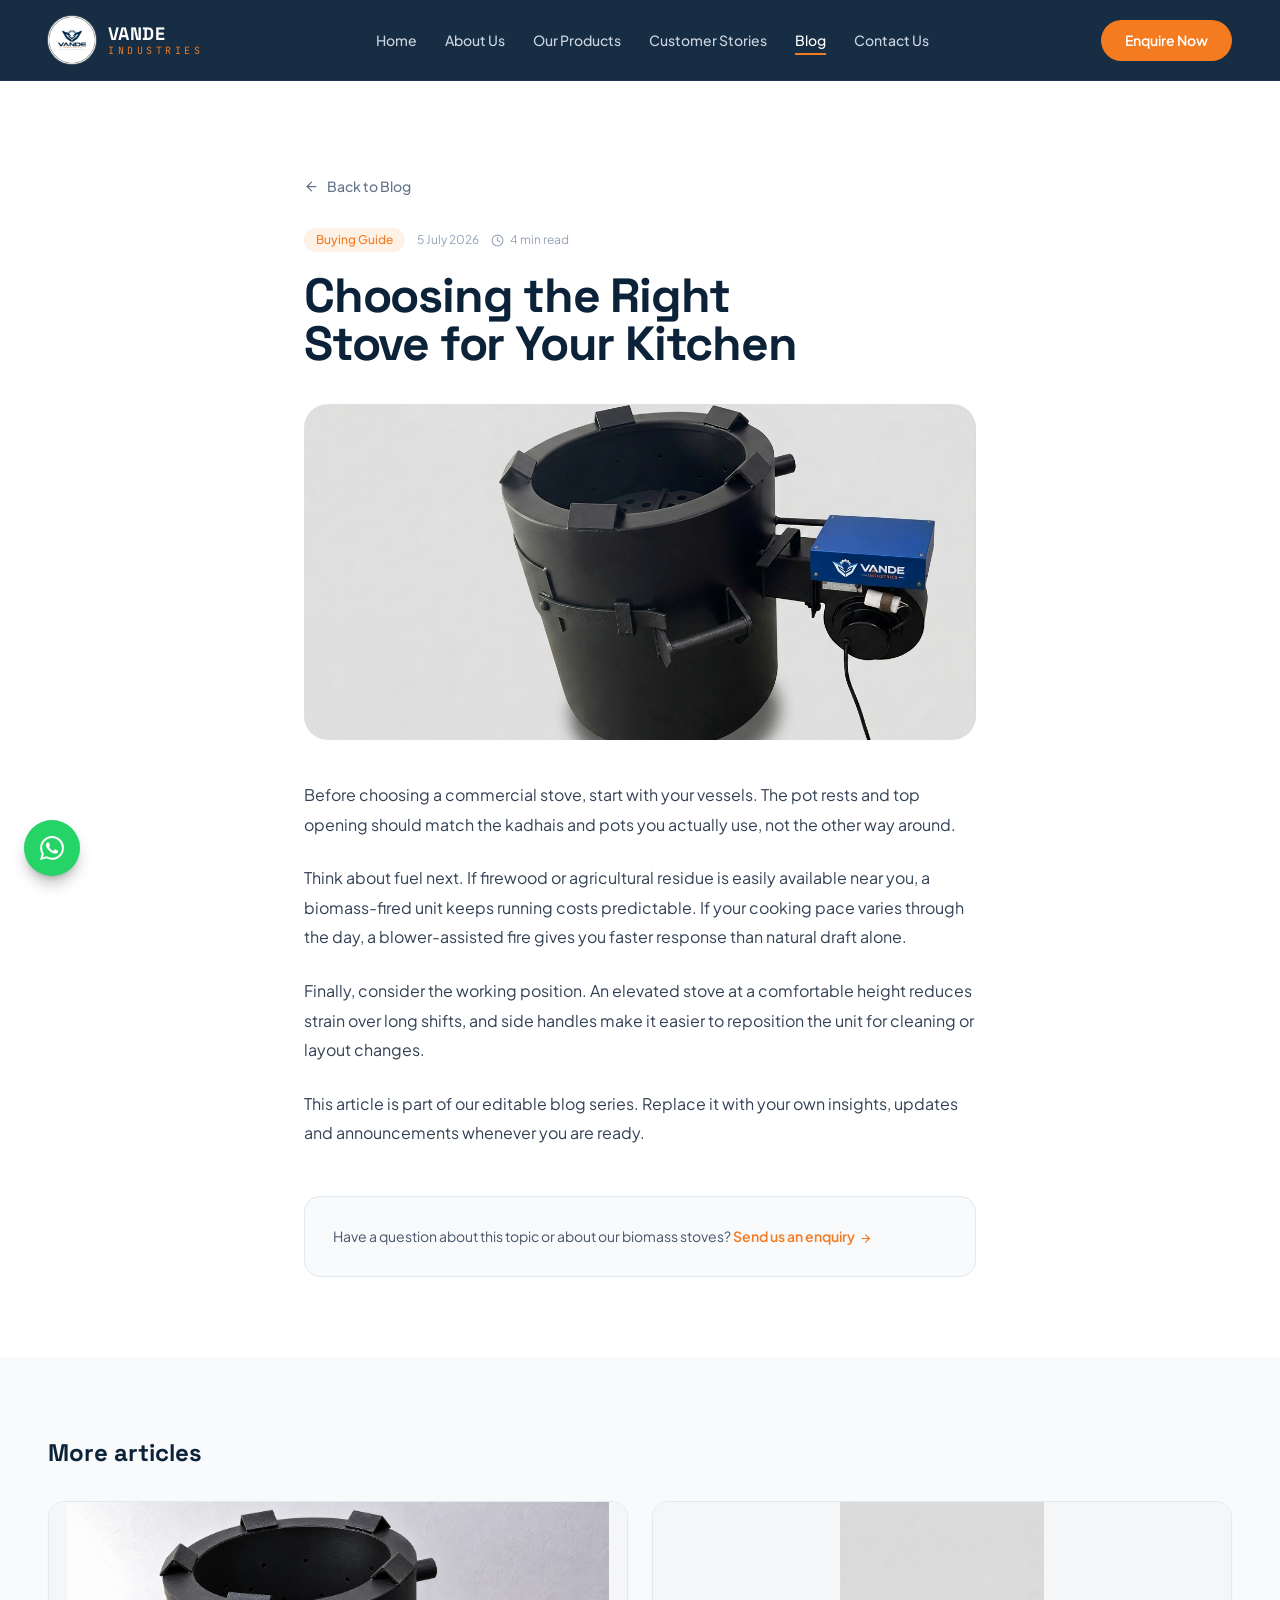
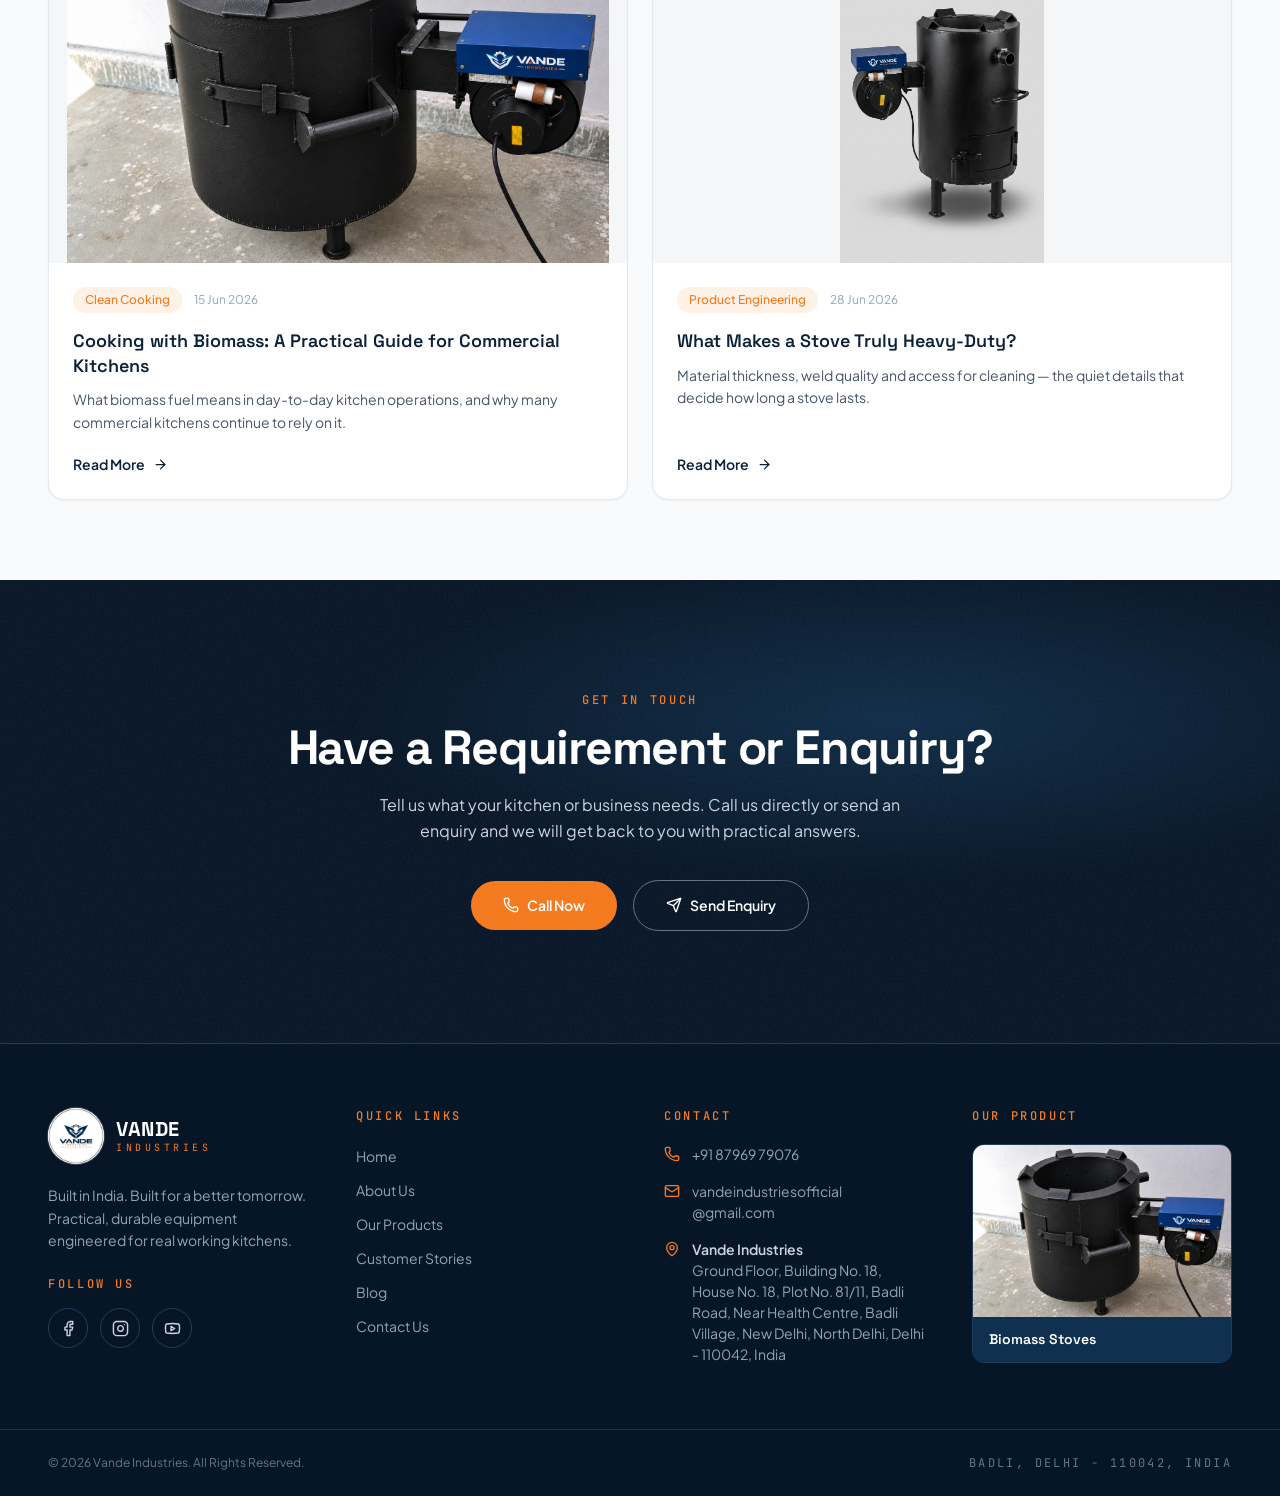
<file: blog-detail-page/choosing-the-right-stove-for-your-kitchen.html>
<!DOCTYPE html>
<html lang="en">
<head>
<meta charset="utf-8">
<meta name="viewport" content="width=device-width, initial-scale=1">
<meta name="theme-color" content="#0B2239">
<meta name="description" content="Vande Industries, Badli Delhi — makers of heavy-duty biomass-fired stoves in 10.5, 13.5 and 15.5 inch models for commercial and community cooking. Sustainable, practical industrial products built in India.">
<meta name="keywords" content="Vande Industries, biomass stove, sustainable solutions, industrial products, eco-friendly solutions, Delhi">
<meta property="og:title" content="Vande Industries | Biomass Stoves">
<meta property="og:description" content="Practical, durable, sustainable equipment built in India. Explore the biomass stove range by Vande Industries, Badli, Delhi.">
<meta property="og:type" content="website">
<meta name="twitter:card" content="summary_large_image">
<meta property="og:image" content="images/cleancooking-blog.png">
<link rel="icon" href="images/logoofvande.png">
<link rel="apple-touch-icon" href="images/logoofvande.png">
<title>Vande Industries | Biomass Stoves — Built in India</title>
<link rel="preconnect" href="https://fonts.googleapis.com">
<link rel="preconnect" href="https://fonts.gstatic.com" crossorigin>
<link href="https://fonts.googleapis.com/css2?family=Plus+Jakarta+Sans:wght@400;500;600;700&family=Space+Grotesk:wght@500;600;700&family=JetBrains+Mono:wght@400;500&display=swap" rel="stylesheet">

<style>
/* ============ RESET ============ */
*,*::before,*::after{box-sizing:border-box;border:0 solid #e5e7eb}
html{line-height:1.5;-webkit-text-size-adjust:100%;scroll-behavior:smooth}
body{margin:0;font-family:"Plus Jakarta Sans",sans-serif;background:#fff;color:hsl(222 47% 11%);-webkit-font-smoothing:antialiased;overflow-x:hidden}
h1,h2,h3,p,ul{margin:0;padding:0}
ul{list-style:none}
a{color:inherit;text-decoration:none}
img{display:block;max-width:100%;height:auto}
button{font:inherit;color:inherit;background:none;cursor:pointer;padding:0}
svg{display:block}
::selection{background:#F47B20;color:#fff}
:focus-visible{outline:2px solid #F47B20;outline-offset:3px;border-radius:2px}

/* ============ TOKENS ============ */
:root{
  --navy:#0B2239; --navy-deep:#071627; --navy-surface:#10304F; --navy-border:#213D5C; --navy-light:#173F63;
  --blaze:#F47B20; --blaze-hover:#E06A0F; --blaze-subtle:#FEF1E6;
  --slate-50:#f8fafc; --slate-200:#e2e8f0; --slate-300:#cbd5e1; --slate-400:#94a3b8;
  --slate-500:#64748b; --slate-600:#475569; --slate-700:#334155;
  --font-heading:"Space Grotesk",sans-serif; --font-mono:"JetBrains Mono",monospace;
}
.container-site{margin:0 auto;width:100%;max-width:80rem;padding:0 1.25rem}
@media(min-width:640px){.container-site{padding:0 2rem}}
@media(min-width:1024px){.container-site{padding:0 3rem}}
.eyebrow{font-family:var(--font-mono);font-size:.75rem;line-height:1rem;font-weight:500;text-transform:uppercase;letter-spacing:.22em;color:var(--blaze)}
.sr-only{position:absolute;width:1px;height:1px;margin:-1px;overflow:hidden;clip:rect(0,0,0,0);white-space:nowrap}
.sr-only:focus{position:absolute;left:1rem;top:1rem;z-index:60;width:auto;height:auto;margin:0;padding:.5rem 1rem;clip:auto;overflow:visible;background:var(--blaze);color:#fff;border-radius:.375rem}

/* ============ REVEAL ============ */
.reveal{opacity:0;transform:translateY(28px);transition:opacity .7s ease,transform .7s ease}
.reveal.in{opacity:1;transform:none}
@media(prefers-reduced-motion:reduce){.reveal{opacity:1;transform:none;transition:none}}

/* ============ HEADER ============ */
.header{position:fixed;left:0;right:0;top:0;z-index:50;border-bottom:1px solid rgba(33,61,92,.7);background:rgba(11,34,57,.95);-webkit-backdrop-filter:blur(12px);backdrop-filter:blur(12px)}
.nav{display:flex;height:5rem;align-items:center;justify-content:space-between}
.brand{display:flex;align-items:center;gap:.75rem}
.brand-logo{display:block;height:3rem;width:3rem;overflow:hidden;border-radius:9999px;background:#fff;box-shadow:0 0 0 1px rgba(255,255,255,.2)}
.brand-logo img{width:100%;height:100%;object-fit:cover}
.brand-text{display:flex;flex-direction:column;line-height:1.25}
@media(min-width:640px){.brand-text{display:flex}}
.brand-name{font-family:var(--font-heading);font-size:1.125rem;font-weight:700;letter-spacing:.025em;color:#fff}
.brand-sub{font-family:var(--font-mono);font-size:10px;text-transform:uppercase;letter-spacing:.35em;color:var(--blaze)}
.nav-links{display:none;align-items:center;gap:1.75rem}
@media(min-width:1024px){.nav-links{display:flex}}
.nav-link{position:relative;font-size:.875rem;line-height:1.25rem;font-weight:500;color:var(--slate-300);transition:color .3s}
.nav-link:hover,.nav-link.active{color:#fff}
.nav-link::after{content:"";position:absolute;left:0;bottom:-.375rem;height:.125rem;width:0;background:var(--blaze);transition:width .3s}
.nav-link:hover::after,.nav-link.active::after{width:100%}
.nav-actions{display:flex;align-items:center;gap:.75rem}
.btn-enquire{display:none;border-radius:9999px;background:var(--blaze);padding:.625rem 1.5rem;font-size:.875rem;font-weight:600;color:#fff;transition:background .3s}
.btn-enquire:hover{background:var(--blaze-hover)}
@media(min-width:1024px){.btn-enquire{display:inline-flex}}
.menu-toggle{display:inline-flex;height:2.75rem;width:2.75rem;align-items:center;justify-content:center;border:1px solid var(--navy-border);border-radius:9999px;color:#fff}
@media(min-width:1024px){.menu-toggle{display:none}}
.mobile-menu{display:none;border-top:1px solid rgba(33,61,92,.7);background:var(--navy)}
.mobile-menu.open{display:block}
@media(min-width:1024px){.mobile-menu{display:none!important}}
.mobile-menu ul{padding:1rem 0 1.5rem}
.mobile-menu a{display:block;padding:.75rem 0;font-size:.95rem;font-weight:500;color:var(--slate-300)}
.mobile-menu a.active,.mobile-menu a:hover{color:var(--blaze)}
.mobile-menu .btn-enquire{display:inline-flex;margin-top:.75rem;color:#fff}

/* ============ ARTICLE ============ */
.article{background:#fff;padding:9rem 0 5rem}
@media(min-width:640px){.article{padding-top:11rem}}
.article .container-site{max-width:48rem}
.back-link{display:inline-flex;align-items:center;gap:.5rem;font-size:.875rem;font-weight:500;color:var(--slate-500);transition:color .15s}
.back-link:hover{color:var(--blaze)}
.meta{margin-top:1.75rem;display:flex;flex-wrap:wrap;align-items:center;gap:.75rem;font-size:.75rem;line-height:1rem}
.chip{border-radius:9999px;background:var(--blaze-subtle);padding:.25rem .75rem;font-weight:500;color:var(--blaze)}
.meta time,.meta .read{color:var(--slate-400)}
.meta .read{display:inline-flex;align-items:center;gap:.375rem}
.article h1{margin-top:1.25rem;font-family:var(--font-heading);font-size:1.875rem;line-height:1.25;font-weight:700;letter-spacing:-.025em;color:var(--navy);text-wrap:balance}
@media(min-width:640px){.article h1{font-size:2.25rem;line-height:2.5rem}}
@media(min-width:1024px){.article h1{font-size:3rem;line-height:1}}
.hero-img{margin-top:2.25rem;overflow:hidden;border-radius:1.5rem}
.hero-img img{width:100%;aspect-ratio:16/8;object-fit:cover}
.prose{margin-top:2.5rem}
.prose>*+*{margin-top:1.5rem}
.prose p{font-size:1rem;line-height:1.85;color:var(--slate-700)}
.note-box{margin-top:3rem;border:1px solid var(--slate-200);border-radius:1rem;background:var(--slate-50);padding:1.75rem}
.note-box p{font-size:.875rem;line-height:1.625;color:var(--slate-600)}
.note-box a{font-weight:600;color:var(--blaze)}
.note-box a:hover{text-decoration:underline}
.note-box svg{display:inline;margin-left:.25rem;vertical-align:middle}

/* ============ MORE ARTICLES ============ */
.more{background:var(--slate-50);padding:4rem 0}
@media(min-width:640px){.more{padding:5rem 0}}
.more h2{font-family:var(--font-heading);font-size:1.5rem;line-height:2rem;font-weight:700;color:var(--navy)}
.cards{margin-top:2rem;display:grid;gap:1.5rem}
@media(min-width:768px){.cards{grid-template-columns:repeat(2,minmax(0,1fr))}}
.card{display:flex;height:100%;flex-direction:column;overflow:hidden;border:1px solid var(--slate-200);border-radius:1rem;background:#fff;box-shadow:0 1px 2px rgba(0,0,0,.05);transition:all .5s}
.card:hover{transform:translateY(-.375rem);box-shadow:0 20px 25px -5px rgba(0,0,0,.1),0 8px 10px -6px rgba(0,0,0,.1)}
.card-img{overflow:hidden}
.card-img img{width:100%;aspect-ratio:16/10;object-fit:contain;background:#F4F6F8;transition:transform .7s}
.card:hover .card-img img{transform:scale(1.05)}
.card-body{display:flex;flex:1;flex-direction:column;padding:1.5rem}
.card-meta{display:flex;align-items:center;gap:.75rem;font-size:.75rem}
.card-meta time{color:var(--slate-400)}
.card h3{margin-top:1rem;font-family:var(--font-heading);font-size:1.125rem;line-height:1.375;font-weight:600;color:var(--navy);transition:color .3s}
.card:hover h3{color:var(--blaze)}
.card p{margin-top:.625rem;flex:1;font-size:.875rem;line-height:1.625;color:var(--slate-600)}
.read-more{margin-top:1.25rem;display:inline-flex;align-items:center;gap:.5rem;font-size:.875rem;font-weight:600;color:var(--navy)}
.read-more svg{transition:transform .3s}
.card:hover .read-more svg{transform:translateX(.25rem)}

/* ============ CTA ============ */
.cta{position:relative;overflow:hidden;background:var(--navy-deep)}
.cta::after{content:"";position:absolute;inset:0;pointer-events:none;opacity:.05;background-image:url("data:image/svg+xml,%3Csvg viewBox='0 0 200 200' xmlns='http://www.w3.org/2000/svg'%3E%3Cfilter id='n'%3E%3CfeTurbulence type='fractalNoise' baseFrequency='0.9' numOctaves='2'/%3E%3C/filter%3E%3Crect width='100%25' height='100%25' filter='url(%23n)'/%3E%3C/svg%3E")}
.spotlight{position:absolute;inset:0;background:radial-gradient(ellipse 60% 50% at 70% 30%,rgba(23,63,99,.55),transparent 70%)}
.cta-inner{position:relative;z-index:1;padding:5rem 0}
@media(min-width:640px){.cta-inner{padding:7rem 0}}
.cta-box{margin:0 auto;max-width:48rem;text-align:center}
.cta h2{margin-top:1rem;font-family:var(--font-heading);font-size:1.875rem;line-height:1.25;font-weight:700;letter-spacing:-.025em;color:#fff}
@media(min-width:640px){.cta h2{font-size:2.25rem;line-height:2.5rem}}
@media(min-width:1024px){.cta h2{font-size:3rem;line-height:1}}
.cta-text{margin:1.25rem auto 0;max-width:36rem;font-size:1rem;line-height:1.625;color:var(--slate-300)}
.cta-btns{margin-top:2.25rem;display:flex;flex-direction:column;align-items:center;justify-content:center;gap:1rem}
@media(min-width:640px){.cta-btns{flex-direction:row}}
.btn{display:inline-flex;width:100%;align-items:center;justify-content:center;gap:.5rem;border-radius:9999px;padding:.875rem 2rem;font-size:.875rem;font-weight:600;color:#fff;transition:all .3s}
@media(min-width:640px){.btn{width:auto}}
.btn-solid{background:var(--blaze)}
.btn-solid:hover{background:var(--blaze-hover)}
.btn-outline{border:1px solid var(--slate-500)}
.btn-outline:hover{border-color:var(--blaze);color:var(--blaze)}

/* ============ FOOTER ============ */
.footer{border-top:1px solid var(--navy-border);background:var(--navy-deep);color:var(--slate-300)}
.footer-grid{display:grid;gap:3rem;padding:4rem 1.25rem}
@media(min-width:640px){.footer-grid{padding-left:2rem;padding-right:2rem}}
@media(min-width:768px){.footer-grid{grid-template-columns:repeat(2,minmax(0,1fr))}}
@media(min-width:1024px){.footer-grid{grid-template-columns:repeat(4,minmax(0,1fr));padding-left:3rem;padding-right:3rem}}
.footer .brand-logo{height:3.5rem;width:3.5rem}
.footer .brand-name{font-size:1.25rem}
.footer-tag{margin-top:1.25rem;max-width:20rem;font-size:.875rem;line-height:1.625;color:var(--slate-400)}
.footer h3.eyebrow{margin-bottom:1.25rem}
.socials{display:flex;align-items:center;gap:.75rem}
.social{display:flex;height:2.5rem;width:2.5rem;align-items:center;justify-content:center;border:1px solid var(--navy-border);border-radius:9999px;color:var(--slate-300);transition:all .3s}
.social:hover{transform:translateY(-.125rem);border-color:var(--blaze);background:var(--blaze);color:#fff}
.footer-links li+li{margin-top:.625rem}
.footer-links a{font-size:.875rem;color:var(--slate-400);transition:color .3s}
.footer-links a:hover{color:var(--blaze)}
.contact-list{font-size:.875rem}
.contact-list li+li{margin-top:1rem}
.contact-list li,.contact-list a{display:flex;align-items:flex-start;gap:.75rem;color:var(--slate-400)}
.contact-list a{transition:color .3s}
.contact-list a:hover{color:var(--blaze)}
.contact-list svg{margin-top:.125rem;flex-shrink:0;color:var(--blaze)}
.contact-list strong{font-weight:600;color:var(--slate-300)}
.product-link{display:block;overflow:hidden;border:1px solid var(--navy-border);border-radius:.75rem}
.product-link img{width:100%;object-fit:contain;transition:transform .5s}
.product-link:hover img{transform:scale(1.05)}
.product-link span{display:block;background:var(--navy-surface);padding:.75rem 1rem;font-family:var(--font-heading);font-size:.875rem;font-weight:600;color:#fff}
.footer-bottom{border-top:1px solid rgba(33,61,92,.7)}
.footer-bottom .container-site{display:flex;flex-direction:column;align-items:center;justify-content:space-between;gap:.75rem;padding-top:1.5rem;padding-bottom:1.5rem;font-size:.75rem;color:var(--slate-500)}
@media(min-width:640px){.footer-bottom .container-site{flex-direction:row}}
.footer-bottom .loc{font-family:var(--font-mono);text-transform:uppercase;letter-spacing:.2em}

/* ============ WHATSAPP ============ */
.whatsapp{position:fixed;bottom:1.5rem;left:1.5rem;z-index:50;display:flex;height:3.5rem;width:3.5rem;align-items:center;justify-content:center;border-radius:9999px;background:#25D366;color:#fff;box-shadow:0 10px 15px -3px rgba(0,0,0,.25),0 4px 6px -4px rgba(0,0,0,.25);transition:box-shadow .3s}
.whatsapp:hover{box-shadow:0 20px 25px -5px rgba(0,0,0,.25),0 8px 10px -6px rgba(0,0,0,.25)}
.whatsapp .ping{position:absolute;inset:0;z-index:-1;border-radius:9999px;background:#25D366;opacity:.2;animation:ping 1s cubic-bezier(0,0,.2,1) infinite}
@keyframes ping{75%,100%{transform:scale(2);opacity:0}}
</style>
</head>

<body>
<!-- =====================================================================
  IMAGES: Sirf neeche wale 5 URLs ko apne image URLs se replace kijiye.
  (Script ke andar IMAGES object mein — file ke bilkul end mein.)
  ===================================================================== -->

<div id="root">

<!-- ================= HEADER ================= -->
<header class="header">
  <a href="#main-content" class="sr-only">Skip to content</a>
  <nav class="container-site nav" aria-label="Main navigation">
    <a class="brand" href="/" aria-label="Vande Industries home">
      <span class="brand-logo"><img data-img="logo" alt="Vande Industries logo" src="../images/logoofvande.png"></span>
      <span class="brand-text">
        <span class="brand-name">VANDE</span>
        <span class="brand-sub">Industries</span>
      </span>
    </a>

    <ul class="nav-links">
      <li><a class="nav-link" href="/">Home</a></li>
      <li><a class="nav-link" href="../about.html">About Us</a></li>
      <li><a class="nav-link" href="../products.html">Our Products</a></li>
      <li><a class="nav-link" href="../stories.html">Customer Stories</a></li>
      <li><a class="nav-link active" href="../blog.html" aria-current="page">Blog</a></li>
      <li><a class="nav-link" href="../contact.html">Contact Us</a></li>
    </ul>

    <div class="nav-actions">
      <a class="btn-enquire" href="../contact.html">Enquire Now</a>
      <button type="button" id="menuToggle" class="menu-toggle" aria-label="Open menu" aria-expanded="false">
        <svg id="iconMenu" xmlns="http://www.w3.org/2000/svg" width="20" height="20" viewBox="0 0 24 24" fill="none" stroke="currentColor" stroke-width="2" stroke-linecap="round" stroke-linejoin="round"><path d="M4 12h16"/><path d="M4 18h16"/><path d="M4 6h16"/></svg>
        <svg id="iconClose" style="display:none" xmlns="http://www.w3.org/2000/svg" width="20" height="20" viewBox="0 0 24 24" fill="none" stroke="currentColor" stroke-width="2" stroke-linecap="round" stroke-linejoin="round"><path d="M18 6 6 18"/><path d="m6 6 12 12"/></svg>
      </button>
    </div>
  </nav>

  <div id="mobileMenu" class="mobile-menu">
    <div class="container-site">
      <ul>
        <li><a href="/">Home</a></li>
        <li><a href="../about.html">About Us</a></li>
        <li><a href="../products.html">Our Products</a></li>
        <li><a href="../stories.html">Customer Stories</a></li>
        <li><a class="active" href="../blog.html">Blog</a></li>
        <li><a href="../contact.html">Contact Us</a></li>
        <li><a class="btn-enquire" href="../contact.html">Enquire Now</a></li>
      </ul>
    </div>
  </div>
</header>

<main id="main-content">

<!-- ================= ARTICLE ================= -->
<article class="article">
  <div class="container-site">
    <div class="reveal">
      <a class="back-link" href="/blog">
        <svg xmlns="http://www.w3.org/2000/svg" width="15" height="15" viewBox="0 0 24 24" fill="none" stroke="currentColor" stroke-width="2" stroke-linecap="round" stroke-linejoin="round"><path d="m12 19-7-7 7-7"/><path d="M19 12H5"/></svg>
        Back to Blog
      </a>
      <div class="meta">
        <span class="chip">Buying Guide</span>
        <time datetime="2026-07-05">5 July 2026</time>
        <span class="read">
          <svg xmlns="http://www.w3.org/2000/svg" width="13" height="13" viewBox="0 0 24 24" fill="none" stroke="currentColor" stroke-width="2" stroke-linecap="round" stroke-linejoin="round"><circle cx="12" cy="12" r="10"/><polyline points="12 6 12 12 16 14"/></svg>
          4 min read
        </span>
      </div>
      <h1>Choosing the Right Stove for Your Kitchen</h1>
    </div>

    <div class="reveal">
      <div class="hero-img">
        <img data-img="blogHero" alt="Choosing the Right Stove for Your Kitchen" src="../images/13.5inchbhatii.png">
      </div>
    </div>

    <div class="reveal">
      <div class="prose">
        <p>Before choosing a commercial stove, start with your vessels. The pot rests and top opening should match the kadhais and pots you actually use, not the other way around.</p>
        <p>Think about fuel next. If firewood or agricultural residue is easily available near you, a biomass-fired unit keeps running costs predictable. If your cooking pace varies through the day, a blower-assisted fire gives you faster response than natural draft alone.</p>
        <p>Finally, consider the working position. An elevated stove at a comfortable height reduces strain over long shifts, and side handles make it easier to reposition the unit for cleaning or layout changes.</p>
        <p>This article is part of our editable blog series. Replace it with your own insights, updates and announcements whenever you are ready.</p>
      </div>
    </div>

    <div class="reveal">
      <div class="note-box">
        <p>Have a question about this topic or about our biomass stoves? <a href="/contact">Send us an enquiry<svg xmlns="http://www.w3.org/2000/svg" width="13" height="13" viewBox="0 0 24 24" fill="none" stroke="currentColor" stroke-width="2" stroke-linecap="round" stroke-linejoin="round"><path d="M5 12h14"/><path d="m12 5 7 7-7 7"/></svg></a></p>
      </div>
    </div>
  </div>
</article>

<!-- ================= MORE ARTICLES ================= -->
<section class="more">
  <div class="container-site">
    <h2>More articles</h2>
    <div class="cards">

      <div class="reveal">
        <a class="card" href="../blog-detail-page/cooking-with-biomass-a-practical-guide.html">
          <div class="card-img"><img data-img="card1" loading="lazy" alt="Cooking with Biomass: A Practical Guide for Commercial Kitchens" src="../images/cleancooking-blog.png"></div>
          <div class="card-body">
            <div class="card-meta"><span class="chip">Clean Cooking</span><time datetime="2026-06-15">15 Jun 2026</time></div>
            <h3>Cooking with Biomass: A Practical Guide for Commercial Kitchens</h3>
            <p>What biomass fuel means in day-to-day kitchen operations, and why many commercial kitchens continue to rely on it.</p>
            <span class="read-more">Read More
              <svg xmlns="http://www.w3.org/2000/svg" width="15" height="15" viewBox="0 0 24 24" fill="none" stroke="currentColor" stroke-width="2" stroke-linecap="round" stroke-linejoin="round"><path d="M5 12h14"/><path d="m12 5 7 7-7 7"/></svg>
            </span>
          </div>
        </a>
      </div>

      <div class="reveal">
        <a class="card" href="../blog-detail-page/what-makes-a-stove-heavy-duty.html">
          <div class="card-img"><img data-img="card2" loading="lazy" alt="What Makes a Stove Truly Heavy-Duty?" src="../images/10.5inchbh.png"></div>
          <div class="card-body">
            <div class="card-meta"><span class="chip">Product Engineering</span><time datetime="2026-06-28">28 Jun 2026</time></div>
            <h3>What Makes a Stove Truly Heavy-Duty?</h3>
            <p>Material thickness, weld quality and access for cleaning — the quiet details that decide how long a stove lasts.</p>
            <span class="read-more">Read More
              <svg xmlns="http://www.w3.org/2000/svg" width="15" height="15" viewBox="0 0 24 24" fill="none" stroke="currentColor" stroke-width="2" stroke-linecap="round" stroke-linejoin="round"><path d="M5 12h14"/><path d="m12 5 7 7-7 7"/></svg>
            </span>
          </div>
        </a>
      </div>

    </div>
  </div>
</section>

<!-- ================= CTA ================= -->
<section class="cta">
  <div class="spotlight"></div>
  <div class="container-site cta-inner">
    <div class="cta-box">
      <div class="reveal">
        <p class="eyebrow">Get In Touch</p>
        <h2>Have a Requirement or Enquiry?</h2>
        <p class="cta-text">Tell us what your kitchen or business needs. Call us directly or send an enquiry and we will get back to you with practical answers.</p>
      </div>
      <div class="reveal cta-btns">
        <a href="tel:8796979076" class="btn btn-solid">
          <svg xmlns="http://www.w3.org/2000/svg" width="16" height="16" viewBox="0 0 24 24" fill="none" stroke="currentColor" stroke-width="2" stroke-linecap="round" stroke-linejoin="round"><path d="M13.832 16.568a1 1 0 0 0 1.213-.303l.355-.465A2 2 0 0 1 17 15h3a2 2 0 0 1 2 2v3a2 2 0 0 1-2 2A18 18 0 0 1 2 4a2 2 0 0 1 2-2h3a2 2 0 0 1 2 2v3a2 2 0 0 1-.8 1.6l-.468.351a1 1 0 0 0-.292 1.233 14 14 0 0 0 6.392 6.384"/></svg>
          Call Now
        </a>
        <a href="/contact" class="btn btn-outline">
          <svg xmlns="http://www.w3.org/2000/svg" width="16" height="16" viewBox="0 0 24 24" fill="none" stroke="currentColor" stroke-width="2" stroke-linecap="round" stroke-linejoin="round"><path d="M14.536 21.686a.5.5 0 0 0 .937-.024l6.5-19a.496.496 0 0 0-.635-.635l-19 6.5a.5.5 0 0 0-.024.937l7.93 3.18a2 2 0 0 1 1.112 1.11z"/><path d="m21.854 2.147-10.94 10.939"/></svg>
          Send Enquiry
        </a>
      </div>
    </div>
  </div>
</section>

</main>

<!-- ================= FOOTER ================= -->
<footer class="footer">
  <div class="container-site footer-grid" style="max-width:80rem;margin:0 auto">

    <div>
      <div class="brand">
        <span class="brand-logo"><img data-img="logo" alt="Vande Industries logo" src="../images/logoofvande.png"></span>
        <span class="brand-text" style="display:flex">
          <span class="brand-name">VANDE</span>
          <span class="brand-sub">Industries</span>
        </span>
      </div>
      <p class="footer-tag">Built in India. Built for a better tomorrow. Practical, durable equipment engineered for real working kitchens.</p>
      <div style="margin-top:1.5rem">
        <h3 class="eyebrow" style="margin-bottom:1rem">Follow Us</h3>
        <div class="socials">
          <a class="social" href="https://www.facebook.com/VandeIndustriesofficial" target="_blank" rel="noopener noreferrer" aria-label="Visit VANDE INDUSTRIES on Facebook" title="Visit VANDE INDUSTRIES on Facebook">
            <svg xmlns="http://www.w3.org/2000/svg" width="17" height="17" viewBox="0 0 24 24" fill="none" stroke="currentColor" stroke-width="2" stroke-linecap="round" stroke-linejoin="round"><path d="M18 2h-3a5 5 0 0 0-5 5v3H7v4h3v8h4v-8h3l1-4h-4V7a1 1 0 0 1 1-1h3z"/></svg>
          </a>
          <a class="social" href="https://www.instagram.com/bharatbiostove" target="_blank" rel="noopener noreferrer" aria-label="Visit Bharat Bio-Stove on Instagram" title="Visit Bharat Bio-Stove on Instagram">
            <svg xmlns="http://www.w3.org/2000/svg" width="17" height="17" viewBox="0 0 24 24" fill="none" stroke="currentColor" stroke-width="2" stroke-linecap="round" stroke-linejoin="round"><rect width="20" height="20" x="2" y="2" rx="5" ry="5"/><path d="M16 11.37A4 4 0 1 1 12.63 8 4 4 0 0 1 16 11.37z"/><line x1="17.5" x2="17.51" y1="6.5" y2="6.5"/></svg>
          </a>
          <a class="social" href="https://www.youtube.com/@VandeIndustries" target="_blank" rel="noopener noreferrer" aria-label="Subscribe to VANDE INDUSTRIES on YouTube" title="Subscribe to VANDE INDUSTRIES on YouTube">
            <svg xmlns="http://www.w3.org/2000/svg" width="17" height="17" viewBox="0 0 24 24" fill="none" stroke="currentColor" stroke-width="2" stroke-linecap="round" stroke-linejoin="round"><path d="M2.5 17a24.12 24.12 0 0 1 0-10 2 2 0 0 1 1.4-1.4 49.56 49.56 0 0 1 16.2 0A2 2 0 0 1 21.5 7a24.12 24.12 0 0 1 0 10 2 2 0 0 1-1.4 1.4 49.55 49.55 0 0 1-16.2 0A2 2 0 0 1 2.5 17"/><path d="m10 15 5-3-5-3z"/></svg>
          </a>
        </div>
      </div>
    </div>

    <nav aria-label="Footer navigation">
      <h3 class="eyebrow">Quick Links</h3>
      <ul class="footer-links">
        <li><a href="/">Home</a></li>
        <li><a href="../about.html">About Us</a></li>
        <li><a href="../products.html">Our Products</a></li>
        <li><a href="../stories.html">Customer Stories</a></li>
        <li><a href="../blog.html">Blog</a></li>
        <li><a href="../contact.html">Contact Us</a></li>
      </ul>
    </nav>

    <div>
      <h3 class="eyebrow">Contact</h3>
      <ul class="contact-list">
        <li><a href="tel:8796979076">
          <svg xmlns="http://www.w3.org/2000/svg" width="16" height="16" viewBox="0 0 24 24" fill="none" stroke="currentColor" stroke-width="2" stroke-linecap="round" stroke-linejoin="round"><path d="M13.832 16.568a1 1 0 0 0 1.213-.303l.355-.465A2 2 0 0 1 17 15h3a2 2 0 0 1 2 2v3a2 2 0 0 1-2 2A18 18 0 0 1 2 4a2 2 0 0 1 2-2h3a2 2 0 0 1 2 2v3a2 2 0 0 1-.8 1.6l-.468.351a1 1 0 0 0-.292 1.233 14 14 0 0 0 6.392 6.384"/></svg>
          +91 87969 79076</a></li>
        <li><a href="mailto:vandeindustriesofficial@gmail.com">
          <svg xmlns="http://www.w3.org/2000/svg" width="16" height="16" viewBox="0 0 24 24" fill="none" stroke="currentColor" stroke-width="2" stroke-linecap="round" stroke-linejoin="round"><path d="m22 7-8.991 5.727a2 2 0 0 1-2.009 0L2 7"/><rect x="2" y="4" width="20" height="16" rx="2"/></svg>
          <span style="min-width:0">vandeindustriesofficial<wbr>@gmail.com</span></a></li>
        <li>
          <svg xmlns="http://www.w3.org/2000/svg" width="16" height="16" viewBox="0 0 24 24" fill="none" stroke="currentColor" stroke-width="2" stroke-linecap="round" stroke-linejoin="round"><path d="M20 10c0 4.993-5.539 10.193-7.399 11.799a1 1 0 0 1-1.202 0C9.539 20.193 4 14.993 4 10a8 8 0 0 1 16 0"/><circle cx="12" cy="10" r="3"/></svg>
          <span><strong>Vande Industries</strong><br>Ground Floor, Building No. 18, House No. 18, Plot No. 81/11, Badli Road, Near Health Centre, Badli Village, New Delhi, North Delhi, Delhi - 110042, India</span>
        </li>
      </ul>
    </div>

    <div>
      <h3 class="eyebrow">Our Product</h3>
      <a class="product-link" href="../products.html">
        <img data-img="product" loading="lazy" alt="Biomass Stove by Vande Industries" src="../images/cleancooking-blog.png">
        <span>Biomass Stoves</span>
      </a>
    </div>
  </div>

  <div class="footer-bottom">
    <div class="container-site">
      <p>© 2026 Vande Industries. All Rights Reserved.</p>
      <p class="loc">Badli, Delhi - 110042, India</p>
    </div>
  </div>
</footer>

<!-- ================= WHATSAPP ================= -->
<a href="https://wa.me/918796979076?text=Hello%20Vande%20Industries%2C%20I%20would%20like%20to%20know%20more%20about%20your%20biomass%20stove%20range." target="_blank" rel="noopener noreferrer" class="whatsapp" aria-label="Chat with Vande Industries on WhatsApp">
  <svg viewBox="0 0 24 24" width="24" height="24" fill="currentColor" aria-hidden="true"><path d="M17.472 14.382c-.297-.149-1.758-.867-2.03-.967-.273-.099-.471-.148-.67.15-.197.297-.767.966-.94 1.164-.173.199-.347.223-.644.075-.297-.15-1.255-.463-2.39-1.475-.883-.788-1.48-1.761-1.653-2.059-.173-.297-.018-.458.13-.606.134-.133.297-.347.446-.52.149-.174.198-.298.297-.497.1-.198.05-.371-.025-.52-.074-.149-.669-1.612-.916-2.207-.242-.579-.487-.5-.669-.51-.173-.008-.371-.01-.57-.01-.198 0-.52.074-.792.372-.272.297-1.04 1.016-1.04 2.479 0 1.462 1.065 2.875 1.213 3.074.149.198 2.096 3.2 5.077 4.487.709.306 1.262.489 1.694.625.712.227 1.36.195 1.871.118.571-.085 1.758-.719 2.006-1.413.248-.694.248-1.289.173-1.413-.074-.124-.272-.198-.57-.347m-5.421 7.403h-.004a9.87 9.87 0 0 1-5.031-1.378l-.361-.214-3.741.982.998-3.648-.235-.374a9.86 9.86 0 0 1-1.51-5.26c.001-5.45 4.436-9.884 9.888-9.884 2.64 0 5.122 1.03 6.988 2.898a9.825 9.825 0 0 1 2.893 6.994c-.003 5.45-4.437 9.884-9.885 9.884m8.413-18.297A11.815 11.815 0 0 0 12.05 0C5.495 0 .16 5.335.157 11.892c0 2.096.547 4.142 1.588 5.945L.057 24l6.305-1.654a11.882 11.882 0 0 0 5.683 1.448h.005c6.554 0 11.89-5.335 11.893-11.893a11.821 11.821 0 0 0-3.48-8.413Z"/></svg>
  <span class="ping"></span>
</a>

</div>

<script>
/* =====================================================================
   1) APNI IMAGES YAHAN LAGAYEIN
   Har ke aage "" ke andar apna image URL paste kijiye.
   Khaali chhodoge to placeholder image dikhegi.
   ===================================================================== */
const IMAGES = {
  logo:     "",  // Logo (navbar + footer, round crop hota hai)   ~ square image
  blogHero: "",  // Article ki badi image (16:8 ratio)             ~ 1600x800
  card1:    "",  // "More articles" card 1 (16:10)                 ~ 800x500
  card2:    "",  // "More articles" card 2 (16:10)                 ~ 800x500
  product:  ""   // Footer wali "Biomass Stoves" image             ~ 600x450
};

document.querySelectorAll("[data-img]").forEach(function (img) {
  var url = IMAGES[img.getAttribute("data-img")];
  if (url) img.src = url;
});

/* ============ 2) MOBILE MENU ============ */
(function () {
  var btn = document.getElementById("menuToggle");
  var menu = document.getElementById("mobileMenu");
  var iconMenu = document.getElementById("iconMenu");
  var iconClose = document.getElementById("iconClose");
  function setOpen(open) {
    menu.classList.toggle("open", open);
    btn.setAttribute("aria-expanded", String(open));
    btn.setAttribute("aria-label", open ? "Close menu" : "Open menu");
    iconMenu.style.display = open ? "none" : "block";
    iconClose.style.display = open ? "block" : "none";
  }
  btn.addEventListener("click", function () { setOpen(!menu.classList.contains("open")); });
  menu.querySelectorAll("a").forEach(function (a) { a.addEventListener("click", function () { setOpen(false); }); });
  window.addEventListener("resize", function () { if (window.innerWidth >= 1024) setOpen(false); });
})();

/* ============ 3) SCROLL REVEAL ============ */
(function () {
  var items = document.querySelectorAll(".reveal");
  if (!("IntersectionObserver" in window)) { items.forEach(function (el) { el.classList.add("in"); }); return; }
  var io = new IntersectionObserver(function (entries) {
    entries.forEach(function (e) {
      if (e.isIntersecting) { e.target.classList.add("in"); io.unobserve(e.target); }
    });
  }, { threshold: 0.12, rootMargin: "0px 0px -40px 0px" });
  items.forEach(function (el) { io.observe(el); });
})();
</script>
</body>
</html>
</file>
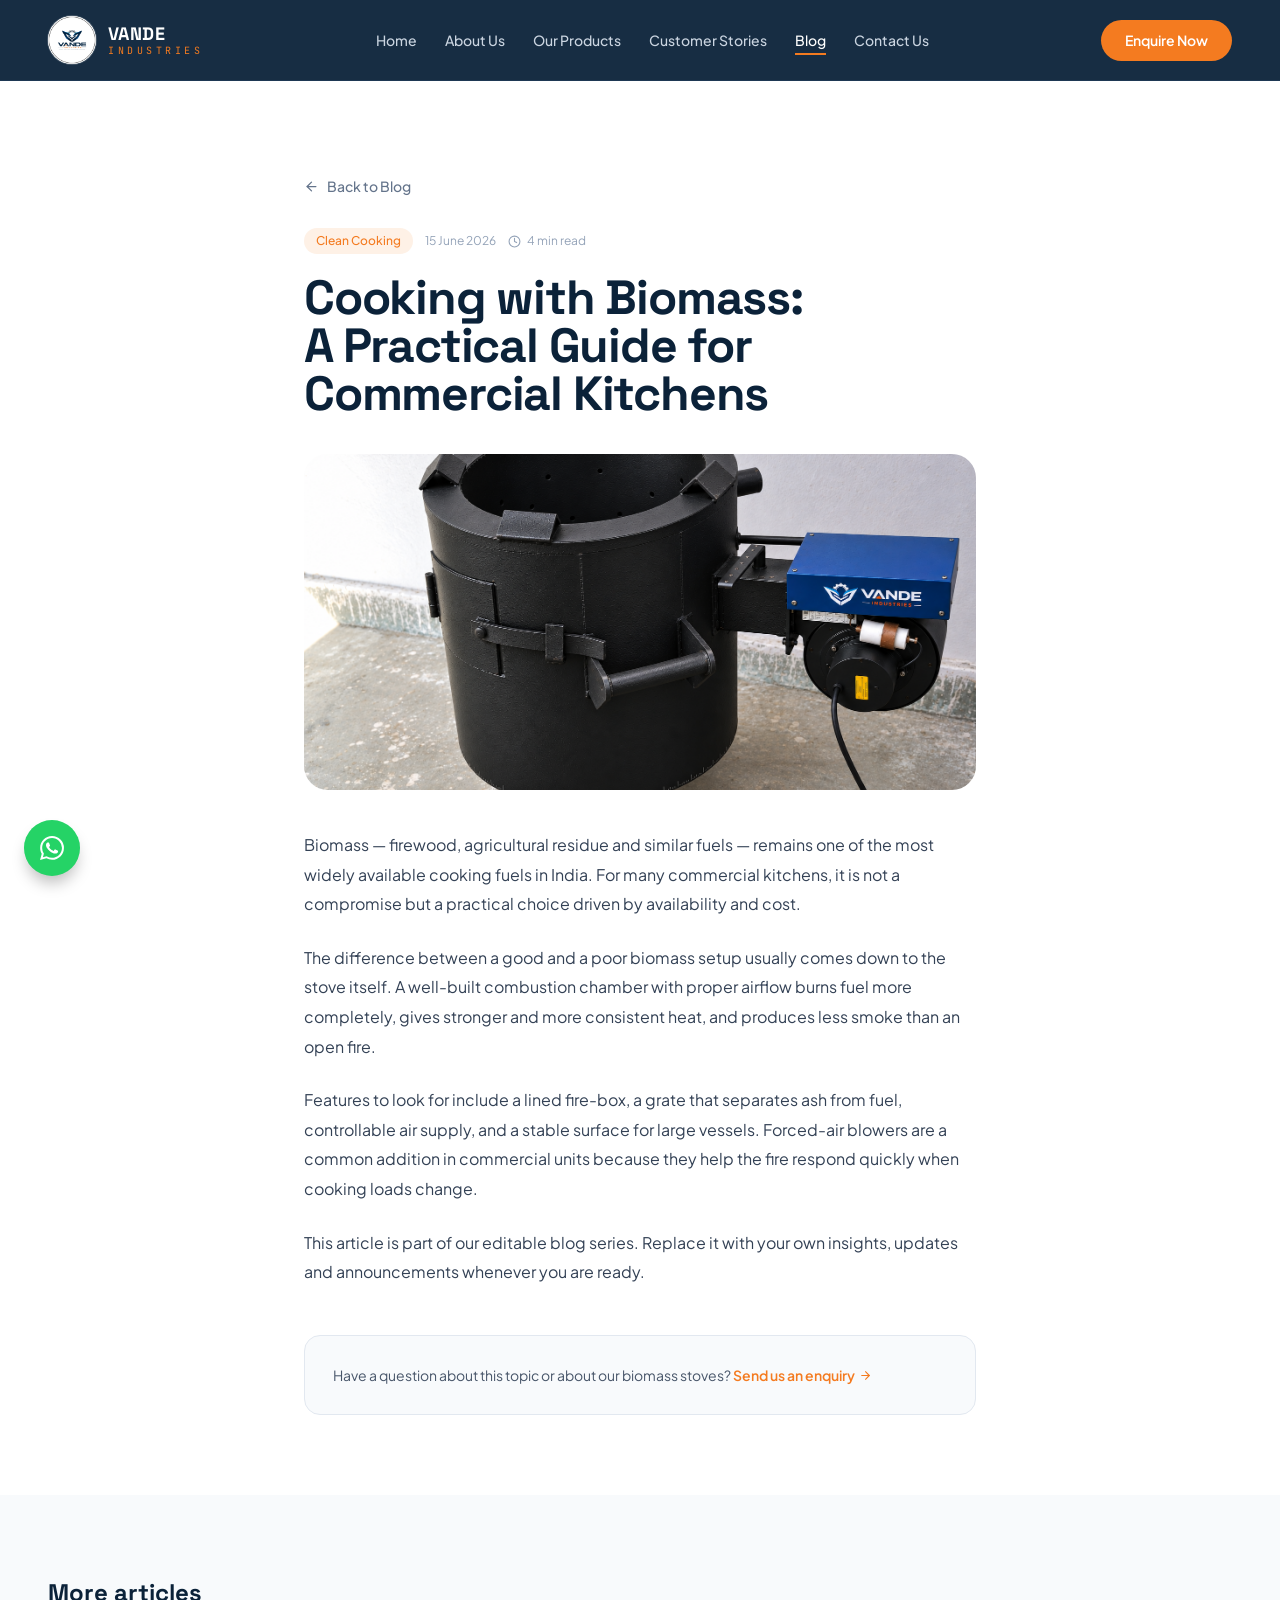
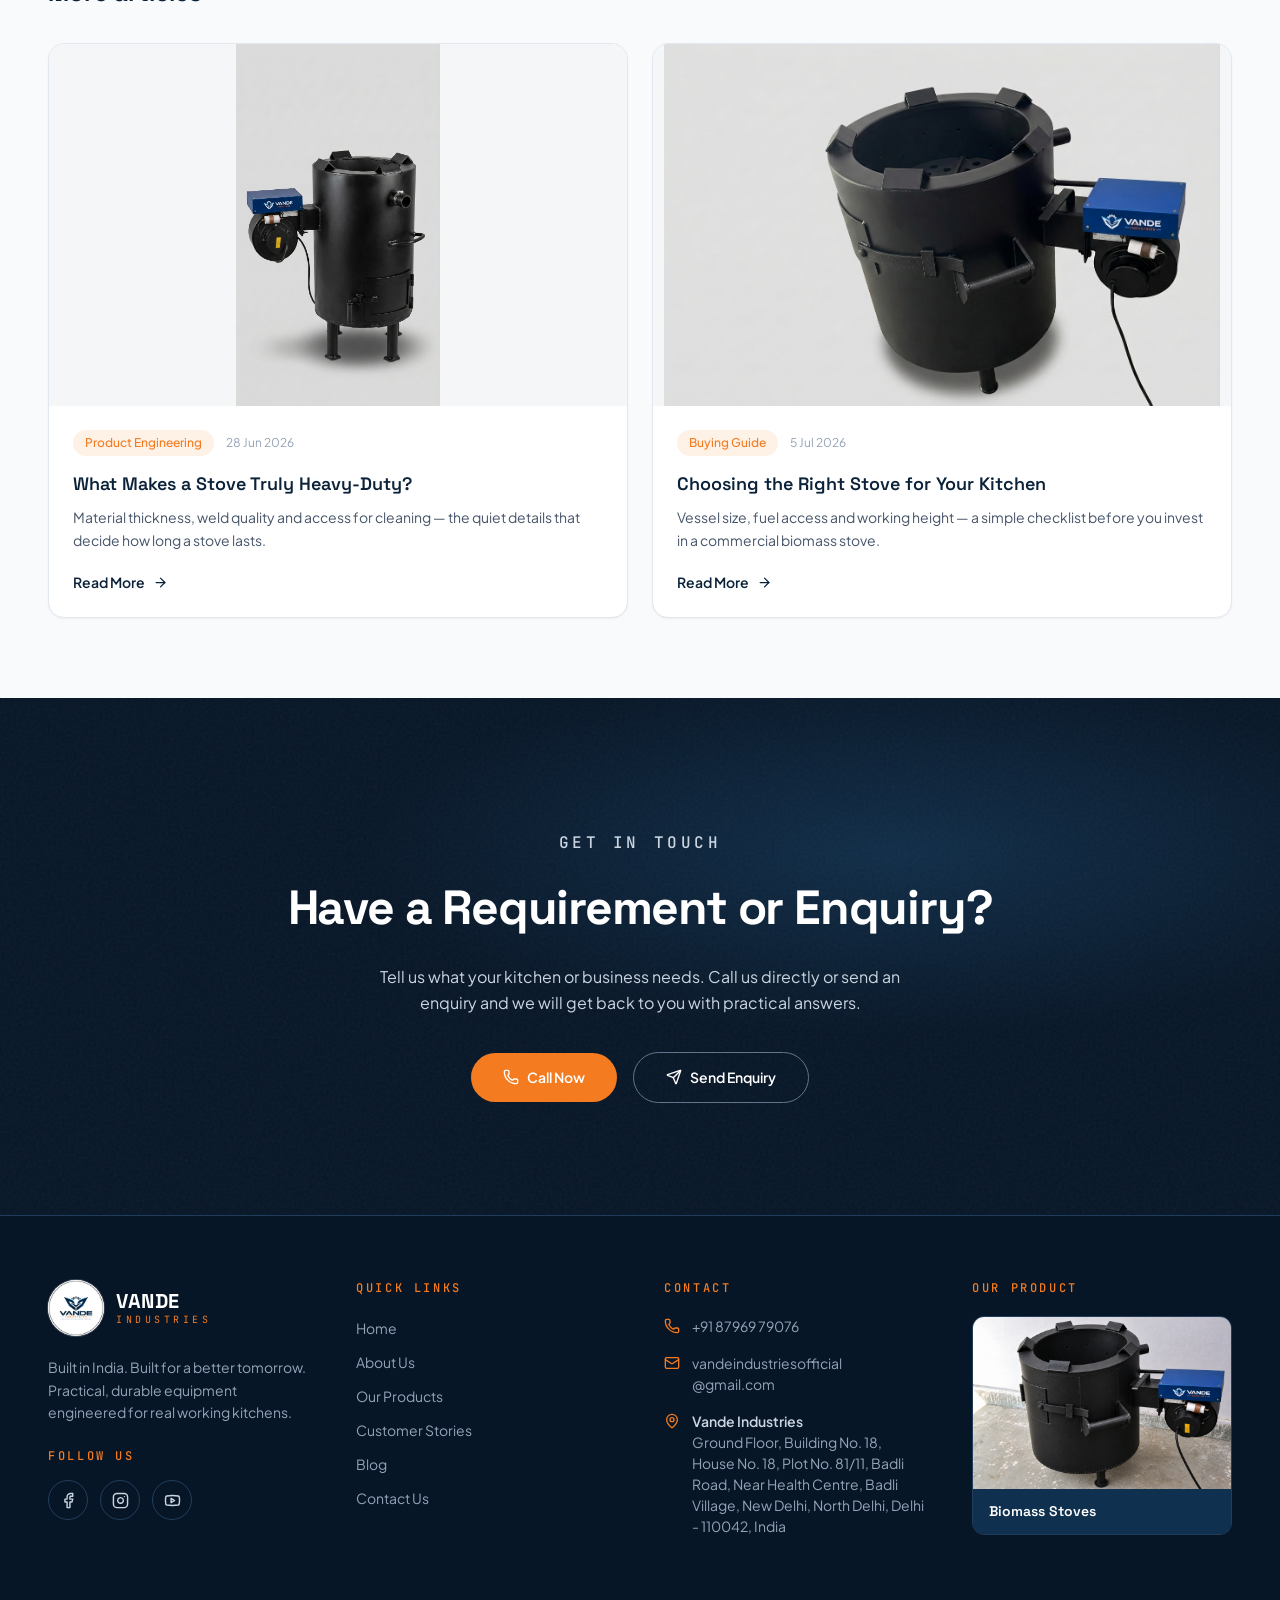
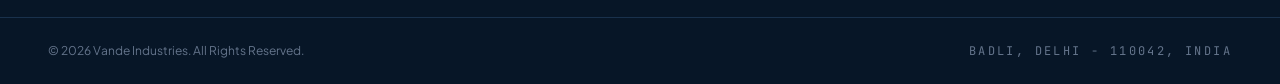
<file: blog-detail-page/cooking-with-biomass-a-practical-guide.html>
<!DOCTYPE html>
<html lang="en">
<head>
<meta charset="utf-8">
<meta name="viewport" content="width=device-width, initial-scale=1">
<meta name="theme-color" content="#0B2239">
<meta name="description" content="Vande Industries, Badli Delhi — makers of heavy-duty biomass-fired stoves in 10.5, 13.5 and 15.5 inch models for commercial and community cooking. Sustainable, practical industrial products built in India.">
<meta name="keywords" content="Vande Industries, biomass stove, sustainable solutions, industrial products, eco-friendly solutions, Delhi">
<meta property="og:title" content="Vande Industries | Biomass Stoves">
<meta property="og:description" content="Practical, durable, sustainable equipment built in India. Explore the biomass stove range by Vande Industries, Badli, Delhi.">
<meta property="og:type" content="website">
<meta property="og:image" content="./images/cleancooking-blog.png">
<meta name="twitter:card" content="summary_large_image">
<link rel="icon" href="../images/logoofvande.png">
<link rel="apple-touch-icon" href="../images/logoofvande.png">
<link rel="preconnect" href="https://fonts.googleapis.com">
<link rel="preconnect" href="https://fonts.gstatic.com" crossorigin>
<link href="https://fonts.googleapis.com/css2?family=Plus+Jakarta+Sans:wght@400;500;600;700&family=Space+Grotesk:wght@500;600;700&family=JetBrains+Mono:wght@400;500&display=swap" rel="stylesheet">
<title>Vande Industries | Biomass Stoves — Built in India</title>

<style>
:root{
  --navy:#0B2239; --navy-deep:#071627; --navy-surface:#10304F; --navy-border:#213D5C; --navy-light:#173F63;
  --blaze:#F47B20; --blaze-hover:#E06A0F; --blaze-subtle:#FEF1E6;
  --slate-200:#e2e8f0; --slate-300:#cbd5e1; --slate-400:#94a3b8; --slate-500:#64748b; --slate-600:#475569; --slate-700:#334155; --slate-50:#f8fafc;
  --fg:#0f172a;
}
*,*::before,*::after{box-sizing:border-box;border:0 solid #e5e7eb}
html{line-height:1.5;-webkit-text-size-adjust:100%;scroll-behavior:smooth}
body{margin:0;background:#fff;color:var(--fg);font-family:"Plus Jakarta Sans",sans-serif;-webkit-font-smoothing:antialiased;overflow-x:hidden}
h1,h2,h3,p,ul{margin:0;padding:0}
ul{list-style:none}
a{color:inherit;text-decoration:none}
img,svg{display:block;max-width:100%}
button{font:inherit;color:inherit;background:none;cursor:pointer;padding:0;margin:0}
::selection{background:var(--blaze);color:#fff}
:focus-visible{outline:2px solid var(--blaze);outline-offset:3px;border-radius:2px}

.eyebrow{font-family:"JetBrains Mono",monospace;font-size:.75rem;line-height:1rem;font-weight:500;text-transform:uppercase;letter-spacing:.22em;color:var(--blaze)}
.container-site{margin:0 auto;width:100%;max-width:80rem;padding:0 1.25rem}
@media(min-width:640px){.container-site{padding:0 2rem}}
@media(min-width:1024px){.container-site{padding:0 3rem}}
.grain{position:relative}
.grain::after{content:"";position:absolute;inset:0;pointer-events:none;opacity:.05;background-image:url("data:image/svg+xml,%3Csvg viewBox='0 0 200 200' xmlns='http://www.w3.org/2000/svg'%3E%3Cfilter id='n'%3E%3CfeTurbulence type='fractalNoise' baseFrequency='0.9' numOctaves='2'/%3E%3C/filter%3E%3Crect width='100%25' height='100%25' filter='url(%23n)'/%3E%3C/svg%3E")}
.spotlight{position:absolute;inset:0;background:radial-gradient(ellipse 60% 50% at 70% 30%,rgba(23,63,99,.55),transparent 70%)}
.sr-only{position:absolute;width:1px;height:1px;padding:0;margin:-1px;overflow:hidden;clip:rect(0,0,0,0);white-space:nowrap}
.sr-only:focus{position:absolute;left:1rem;top:1rem;z-index:60;width:auto;height:auto;margin:0;clip:auto;padding:.5rem 1rem;background:var(--blaze);color:#fff;border-radius:.375rem}

.reveal{opacity:0;transform:translateY(28px);transition:opacity .7s ease,transform .7s ease}
.reveal.in{opacity:1;transform:none}

/* Header */
.site-header{position:fixed;left:0;right:0;top:0;z-index:50;border-bottom:1px solid rgba(33,61,92,.7);background:rgba(11,34,57,.95);backdrop-filter:blur(12px);-webkit-backdrop-filter:blur(12px)}
.nav{display:flex;height:5rem;align-items:center;justify-content:space-between}
.logo-link{display:flex;align-items:center;gap:.75rem}
.logo-circle{display:block;height:3rem;width:3rem;overflow:hidden;border-radius:9999px;background:#fff;box-shadow:0 0 0 1px rgba(255,255,255,.2)}
.logo-circle img{width:100%;height:100%;object-fit:cover}
.logo-text{display:flex;flex-direction:column;line-height:1.25}
@media(min-width:640px){.logo-text{display:flex}}
.logo-text b{font-family:"Space Grotesk",sans-serif;font-size:1.125rem;font-weight:700;letter-spacing:.025em;color:#fff}
.logo-text span{font-family:"JetBrains Mono",monospace;font-size:10px;text-transform:uppercase;letter-spacing:.35em;color:var(--blaze)}
.nav-links{display:none;align-items:center;gap:1.75rem}
@media(min-width:1024px){.nav-links{display:flex}}
.nav-links a{position:relative;font-size:.875rem;font-weight:500;color:var(--slate-300);transition:color .3s}
.nav-links a:hover,.nav-links a.active{color:#fff}
.nav-links a::after{content:"";position:absolute;left:0;bottom:-.375rem;height:2px;width:0;background:var(--blaze);transition:width .3s}
.nav-links a:hover::after,.nav-links a.active::after{width:100%}
.nav-right{display:flex;align-items:center;gap:.75rem}
.btn-enquire{display:none;border-radius:9999px;background:var(--blaze);padding:.625rem 1.5rem;font-size:.875rem;font-weight:600;color:#fff;transition:background .3s}
.btn-enquire:hover{background:var(--blaze-hover)}
@media(min-width:1024px){.btn-enquire{display:inline-flex}}
.menu-toggle{display:inline-flex;height:2.75rem;width:2.75rem;align-items:center;justify-content:center;border-radius:9999px;border:1px solid var(--navy-border);color:#fff}
@media(min-width:1024px){.menu-toggle{display:none}}
.mobile-menu{display:none;border-top:1px solid rgba(33,61,92,.7);background:var(--navy)}
.mobile-menu.open{display:block}
@media(min-width:1024px){.mobile-menu{display:none!important}}
.mobile-menu a{display:block;padding:.85rem 0;font-size:.95rem;font-weight:500;color:var(--slate-300);border-bottom:1px solid rgba(33,61,92,.5)}
.mobile-menu a.active{color:var(--blaze)}
.mobile-menu .m-cta{margin:1rem 0 1.25rem;text-align:center;border-radius:9999px;background:var(--blaze);color:#fff;border:0;padding:.75rem}

/* Article */
.article{background:#fff;padding:9rem 0 5rem}
@media(min-width:640px){.article{padding-top:11rem}}
.article .container-site{max-width:48rem}
.back-link{display:inline-flex;align-items:center;gap:.5rem;font-size:.875rem;font-weight:500;color:var(--slate-500);transition:color .3s}
.back-link:hover{color:var(--blaze)}
.a-meta{margin-top:1.75rem;display:flex;flex-wrap:wrap;align-items:center;gap:.75rem;font-size:.75rem}
.a-meta .cat{border-radius:9999px;background:var(--blaze-subtle);padding:.25rem .75rem;font-weight:500;color:var(--blaze)}
.a-meta time{color:var(--slate-400)}
.a-meta .read{display:inline-flex;align-items:center;gap:.375rem;color:var(--slate-400)}
.article h1{margin-top:1.25rem;font-family:"Space Grotesk",sans-serif;font-size:1.875rem;font-weight:700;line-height:1.25;letter-spacing:-.025em;color:var(--navy);text-wrap:balance}
@media(min-width:640px){.article h1{font-size:2.25rem}}
@media(min-width:1024px){.article h1{font-size:3rem;line-height:1}}
.a-cover{margin-top:2.25rem;overflow:hidden;border-radius:1.5rem}
.a-cover img{aspect-ratio:16/8;width:100%;object-fit:cover}
.a-body{margin-top:2.5rem}
.a-body>*+*{margin-top:1.5rem}
.a-body p{font-size:1rem;line-height:1.85;color:var(--slate-700)}
.a-note{margin-top:3rem;border-radius:1rem;border:1px solid var(--slate-200);background:var(--slate-50);padding:1.75rem}
.a-note p{font-size:.875rem;line-height:1.625;color:var(--slate-600)}
.a-note a{font-weight:600;color:var(--blaze)}
.a-note a:hover{text-decoration:underline}
.a-note a svg{display:inline;margin-left:.25rem;vertical-align:-1px}

/* More articles */
.more-sec{background:var(--slate-50);padding:4rem 0}
@media(min-width:640px){.more-sec{padding:5rem 0}}
.more-sec h2{font-family:"Space Grotesk",sans-serif;font-size:1.5rem;font-weight:700;color:var(--navy)}
.more-grid{margin-top:2rem;display:grid;gap:1.5rem}
@media(min-width:768px){.more-grid{grid-template-columns:repeat(2,minmax(0,1fr))}}
.card{display:flex;height:100%;flex-direction:column;overflow:hidden;border-radius:1rem;border:1px solid var(--slate-200);background:#fff;box-shadow:0 1px 2px 0 rgba(0,0,0,.05);transition:all .5s}
.card:hover{transform:translateY(-.375rem);box-shadow:0 20px 25px -5px rgba(0,0,0,.1),0 8px 10px -6px rgba(0,0,0,.1)}
.card .thumb{overflow:hidden}
.card .thumb img{aspect-ratio:16/10;width:100%;background:#F4F6F8;object-fit:contain;transition:transform .7s}
.card:hover .thumb img{transform:scale(1.05)}
.card .body{display:flex;flex:1;flex-direction:column;padding:1.5rem}
.card .meta{display:flex;align-items:center;gap:.75rem;font-size:.75rem}
.card .cat{border-radius:9999px;background:var(--blaze-subtle);padding:.25rem .75rem;font-weight:500;color:var(--blaze)}
.card time{color:var(--slate-400)}
.card h3{margin-top:1rem;font-family:"Space Grotesk",sans-serif;font-size:1.125rem;font-weight:600;line-height:1.375;color:var(--navy);transition:color .3s}
.card:hover h3{color:var(--blaze)}
.card .excerpt{margin-top:.625rem;flex:1;font-size:.875rem;line-height:1.625;color:var(--slate-600)}
.card .more{margin-top:1.25rem;display:inline-flex;align-items:center;gap:.5rem;font-size:.875rem;font-weight:600;color:var(--navy)}
.card .more svg{transition:transform .3s}
.card:hover .more svg{transform:translateX(4px)}

/* CTA */
.cta{position:relative;overflow:hidden;background:var(--navy-deep)}
.cta .inner{position:relative;z-index:1;padding:5rem 1.25rem}
@media(min-width:640px){.cta .inner{padding-top:7rem;padding-bottom:7rem}}
.cta .box{margin:0 auto;max-width:48rem;text-align:center}
.cta h2{margin-top:1rem;font-family:"Space Grotesk",sans-serif;font-size:1.875rem;font-weight:700;letter-spacing:-.025em;color:#fff}
@media(min-width:640px){.cta h2{font-size:2.25rem}}
@media(min-width:1024px){.cta h2{font-size:3rem}}
.cta p{margin:1.25rem auto 0;max-width:36rem;font-size:1rem;line-height:1.625;color:var(--slate-300)}
.cta .btns{margin-top:2.25rem;display:flex;flex-direction:column;align-items:center;justify-content:center;gap:1rem}
@media(min-width:640px){.cta .btns{flex-direction:row}}
.cta .btns a{display:inline-flex;width:100%;align-items:center;justify-content:center;gap:.5rem;border-radius:9999px;padding:.875rem 2rem;font-size:.875rem;font-weight:600;color:#fff;transition:all .3s}
@media(min-width:640px){.cta .btns a{width:auto}}
.btn-call{background:var(--blaze)}
.btn-call:hover{background:var(--blaze-hover)}
.btn-out{border:1px solid var(--slate-500)}
.btn-out:hover{border-color:var(--blaze);color:var(--blaze)}

/* Footer */
.site-footer{border-top:1px solid var(--navy-border);background:var(--navy-deep);color:var(--slate-300)}
.footer-grid{display:grid;gap:3rem;padding-top:4rem;padding-bottom:4rem}
@media(min-width:768px){.footer-grid{grid-template-columns:repeat(2,minmax(0,1fr))}}
@media(min-width:1024px){.footer-grid{grid-template-columns:repeat(4,minmax(0,1fr))}}
.f-brand{display:flex;align-items:center;gap:.75rem}
.f-brand .logo-circle{height:3.5rem;width:3.5rem}
.f-brand .t{display:flex;flex-direction:column;line-height:1.25}
.f-brand .t b{font-family:"Space Grotesk",sans-serif;font-size:1.25rem;font-weight:700;letter-spacing:.025em;color:#fff}
.f-brand .t span{font-family:"JetBrains Mono",monospace;font-size:10px;text-transform:uppercase;letter-spacing:.35em;color:var(--blaze)}
.f-desc{margin-top:1.25rem;max-width:20rem;font-size:.875rem;line-height:1.625;color:var(--slate-400)}
.site-footer .eyebrow{margin-bottom:1.25rem}
.socials{display:flex;align-items:center;gap:.75rem}
.socials a{display:flex;height:2.5rem;width:2.5rem;align-items:center;justify-content:center;border-radius:9999px;border:1px solid var(--navy-border);color:var(--slate-300);transition:all .3s}
.socials a:hover{transform:translateY(-2px);border-color:var(--blaze);background:var(--blaze);color:#fff}
.f-links li{margin-bottom:.625rem}
.f-links a{font-size:.875rem;color:var(--slate-400);transition:color .3s}
.f-links a:hover{color:var(--blaze)}
.f-contact{font-size:.875rem}
.f-contact li{margin-bottom:1rem}
.f-contact a,.f-contact .addr{display:flex;align-items:flex-start;gap:.75rem;color:var(--slate-400);transition:color .3s}
.f-contact a:hover{color:var(--blaze)}
.f-contact svg{margin-top:.125rem;flex-shrink:0;color:var(--blaze)}
.f-contact .addr b{font-weight:600;color:var(--slate-300)}
.f-product{display:block;overflow:hidden;border-radius:.75rem;border:1px solid var(--navy-border)}
.f-product img{width:100%;object-fit:contain;transition:transform .5s}
.f-product:hover img{transform:scale(1.05)}
.f-product span{display:block;background:var(--navy-surface);padding:.75rem 1rem;font-family:"Space Grotesk",sans-serif;font-size:.875rem;font-weight:600;color:#fff}
.f-bottom{border-top:1px solid rgba(33,61,92,.7)}
.f-bottom .container-site{display:flex;flex-direction:column;align-items:center;justify-content:space-between;gap:.75rem;padding-top:1.5rem;padding-bottom:1.5rem;font-size:.75rem;color:var(--slate-500)}
@media(min-width:640px){.f-bottom .container-site{flex-direction:row}}
.f-bottom .loc{font-family:"JetBrains Mono",monospace;text-transform:uppercase;letter-spacing:.2em}

/* WhatsApp */
.wa{position:fixed;bottom:1.5rem;left:1.5rem;z-index:50;display:flex;height:3.5rem;width:3.5rem;align-items:center;justify-content:center;border-radius:9999px;background:#25D366;color:#fff;box-shadow:0 10px 15px -3px rgba(0,0,0,.25);transition:box-shadow .3s}
.wa:hover{box-shadow:0 20px 25px -5px rgba(0,0,0,.3)}
.wa::before{content:"";position:absolute;inset:0;z-index:-1;border-radius:9999px;background:#25D366;opacity:.2;animation:ping 1s cubic-bezier(0,0,.2,1) infinite}
@keyframes ping{75%,100%{transform:scale(2);opacity:0}}
@media(prefers-reduced-motion:reduce){.reveal{opacity:1;transform:none;transition:none}.wa::before{animation:none}}
</style>
</head>

<body>
<!--
  IMAGES: "https://YOUR-IMAGE-URL/..." ko apne image URLs se replace karein.
  - logo-cropped.png → navbar, footer, favicon, apple-touch-icon
  - hitt-15.png      → article cover image, footer "Our Product", og:image
  - hitt-10.png      → "More articles" card 1
  - hitt-14.png      → "More articles" card 2
-->

<header class="site-header">
  <a href="#main-content" class="sr-only">Skip to content</a>
  <nav class="container-site nav" aria-label="Main navigation">
    <a href="/" class="logo-link" aria-label="Vande Industries home">
      <span class="logo-circle"><img src="../images/logoofvande.png" alt="Vande Industries logo"></span>
      <span class="logo-text"><b>VANDE</b><span>Industries</span></span>
    </a>

    <ul class="nav-links">
      <li><a href="/">Home</a></li>
      <li><a href="../about.html">About Us</a></li>
      <li><a href="../products.html">Our Products</a></li>
      <li><a href="../stories.html">Customer Stories</a></li>
      <li><a href="../blog.html" class="active" aria-current="page">Blog</a></li>
      <li><a href="../contact.html">Contact Us</a></li>
    </ul>

    <div class="nav-right">
      <a href="../contact.html" class="btn-enquire">Enquire Now</a>
      <button type="button" class="menu-toggle" id="menuToggle" aria-label="Open menu" aria-expanded="false">
        <svg id="iconMenu" xmlns="http://www.w3.org/2000/svg" width="20" height="20" viewBox="0 0 24 24" fill="none" stroke="currentColor" stroke-width="2" stroke-linecap="round" stroke-linejoin="round"><path d="M4 12h16"/><path d="M4 18h16"/><path d="M4 6h16"/></svg>
        <svg id="iconClose" style="display:none" xmlns="http://www.w3.org/2000/svg" width="20" height="20" viewBox="0 0 24 24" fill="none" stroke="currentColor" stroke-width="2" stroke-linecap="round" stroke-linejoin="round"><path d="M18 6 6 18"/><path d="m6 6 12 12"/></svg>
      </button>
    </div>
  </nav>
  <div class="mobile-menu" id="mobileMenu">
    <div class="container-site">
      <a href="/">Home</a>
      <a href="../about.html">About Us</a>
      <a href="../products.html">Our Products</a>
      <a href="../stories.html">Customer Stories</a>
      <a href="../blog.html" class="active">Blog</a>
      <a href="../contact.html">Contact Us</a>
      <a href="../contact.html" class="m-cta">Enquire Now</a>
    </div>
  </div>
</header>

<main id="main-content">

  <!-- ARTICLE -->
  <article class="article">
    <div class="container-site">
      <div class="reveal">
        <a href="../blog.html" class="back-link">
          <svg xmlns="http://www.w3.org/2000/svg" width="15" height="15" viewBox="0 0 24 24" fill="none" stroke="currentColor" stroke-width="2" stroke-linecap="round" stroke-linejoin="round"><path d="m12 19-7-7 7-7"/><path d="M19 12H5"/></svg>
          Back to Blog
        </a>

        <div class="a-meta">
          <span class="cat">Clean Cooking</span>
          <time datetime="2026-06-15">15 June 2026</time>
          <span class="read">
            <svg xmlns="http://www.w3.org/2000/svg" width="13" height="13" viewBox="0 0 24 24" fill="none" stroke="currentColor" stroke-width="2" stroke-linecap="round" stroke-linejoin="round"><circle cx="12" cy="12" r="10"/><polyline points="12 6 12 12 16 14"/></svg>
            4 min read
          </span>
        </div>

        <h1>Cooking with Biomass: A Practical Guide for Commercial Kitchens</h1>
      </div>

      <div class="reveal">
        <div class="a-cover">
          <img src="../images/cleancooking-blog.png" alt="Cooking with Biomass: A Practical Guide for Commercial Kitchens">
        </div>
      </div>

      <div class="reveal">
        <div class="a-body">
          <p>Biomass — firewood, agricultural residue and similar fuels — remains one of the most widely available cooking fuels in India. For many commercial kitchens, it is not a compromise but a practical choice driven by availability and cost.</p>
          <p>The difference between a good and a poor biomass setup usually comes down to the stove itself. A well-built combustion chamber with proper airflow burns fuel more completely, gives stronger and more consistent heat, and produces less smoke than an open fire.</p>
          <p>Features to look for include a lined fire-box, a grate that separates ash from fuel, controllable air supply, and a stable surface for large vessels. Forced-air blowers are a common addition in commercial units because they help the fire respond quickly when cooking loads change.</p>
          <p>This article is part of our editable blog series. Replace it with your own insights, updates and announcements whenever you are ready.</p>
        </div>
      </div>

      <div class="reveal">
        <div class="a-note">
          <p>Have a question about this topic or about our biomass stoves?
            <a href="../contact.html">Send us an enquiry<svg xmlns="http://www.w3.org/2000/svg" width="13" height="13" viewBox="0 0 24 24" fill="none" stroke="currentColor" stroke-width="2" stroke-linecap="round" stroke-linejoin="round"><path d="M5 12h14"/><path d="m12 5 7 7-7 7"/></svg></a>
          </p>
        </div>
      </div>
    </div>
  </article>

  <!-- MORE ARTICLES -->
  <section class="more-sec">
    <div class="container-site">
      <h2>More articles</h2>
      <div class="more-grid">

        <div class="reveal">
          <a href="../blog-detail-page/what-makes-a-stove-heavy-duty.html" class="card">
            <div class="thumb"><img src="../images/10.5inchbh.png" alt="What Makes a Stove Truly Heavy-Duty?" loading="lazy"></div>
            <div class="body">
              <div class="meta"><span class="cat">Product Engineering</span><time datetime="2026-06-28">28 Jun 2026</time></div>
              <h3>What Makes a Stove Truly Heavy-Duty?</h3>
              <p class="excerpt">Material thickness, weld quality and access for cleaning — the quiet details that decide how long a stove lasts.</p>
              <span class="more">Read More
                <svg xmlns="http://www.w3.org/2000/svg" width="15" height="15" viewBox="0 0 24 24" fill="none" stroke="currentColor" stroke-width="2" stroke-linecap="round" stroke-linejoin="round"><path d="M5 12h14"/><path d="m12 5 7 7-7 7"/></svg>
              </span>
            </div>
          </a>
        </div>

        <div class="reveal">
          <a href="../blog-detail-page/choosing-the-right-stove-for-your-kitchen.html" class="card">
            <div class="thumb"><img src="../images/13.5inchbhatii.png" alt="Choosing the Right Stove for Your Kitchen" loading="lazy"></div>
            <div class="body">
              <div class="meta"><span class="cat">Buying Guide</span><time datetime="2026-07-05">5 Jul 2026</time></div>
              <h3>Choosing the Right Stove for Your Kitchen</h3>
              <p class="excerpt">Vessel size, fuel access and working height — a simple checklist before you invest in a commercial biomass stove.</p>
              <span class="more">Read More
                <svg xmlns="http://www.w3.org/2000/svg" width="15" height="15" viewBox="0 0 24 24" fill="none" stroke="currentColor" stroke-width="2" stroke-linecap="round" stroke-linejoin="round"><path d="M5 12h14"/><path d="m12 5 7 7-7 7"/></svg>
              </span>
            </div>
          </a>
        </div>

      </div>
    </div>
  </section>

  <!-- FINAL CTA -->
  <section class="cta grain">
    <div class="spotlight"></div>
    <div class="container-site inner" style="max-width:80rem">
      <div class="box">
        <div class="reveal">
          <p class="eyebrow">Get In Touch</p>
          <h2>Have a Requirement or Enquiry?</h2>
          <p>Tell us what your kitchen or business needs. Call us directly or send an enquiry and we will get back to you with practical answers.</p>
        </div>
        <div class="btns reveal">
          <a href="tel:8796979076" class="btn-call">
            <svg xmlns="http://www.w3.org/2000/svg" width="16" height="16" viewBox="0 0 24 24" fill="none" stroke="currentColor" stroke-width="2" stroke-linecap="round" stroke-linejoin="round"><path d="M13.832 16.568a1 1 0 0 0 1.213-.303l.355-.465A2 2 0 0 1 17 15h3a2 2 0 0 1 2 2v3a2 2 0 0 1-2 2A18 18 0 0 1 2 4a2 2 0 0 1 2-2h3a2 2 0 0 1 2 2v3a2 2 0 0 1-.8 1.6l-.468.351a1 1 0 0 0-.292 1.233 14 14 0 0 0 6.392 6.384"/></svg>
            Call Now
          </a>
          <a href="../contact.html" class="btn-out">
            <svg xmlns="http://www.w3.org/2000/svg" width="16" height="16" viewBox="0 0 24 24" fill="none" stroke="currentColor" stroke-width="2" stroke-linecap="round" stroke-linejoin="round"><path d="M14.536 21.686a.5.5 0 0 0 .937-.024l6.5-19a.496.496 0 0 0-.635-.635l-19 6.5a.5.5 0 0 0-.024.937l7.93 3.18a2 2 0 0 1 1.112 1.11z"/><path d="m21.854 2.147-10.94 10.939"/></svg>
            Send Enquiry
          </a>
        </div>
      </div>
    </div>
  </section>
</main>

<!-- FOOTER -->
<footer class="site-footer">
  <div class="container-site footer-grid">
    <div>
      <div class="f-brand">
        <span class="logo-circle"><img src="../images/logoofvande.png" alt="Vande Industries logo"></span>
        <span class="t"><b>VANDE</b><span>Industries</span></span>
      </div>
      <p class="f-desc">Built in India. Built for a better tomorrow. Practical, durable equipment engineered for real working kitchens.</p>
      <div style="margin-top:1.5rem">
        <h3 class="eyebrow" style="margin-bottom:1rem">Follow Us</h3>
        <div class="socials">
          <a href="https://www.facebook.com/VandeIndustriesofficial" target="_blank" rel="noopener noreferrer" aria-label="Visit VANDE INDUSTRIES on Facebook" title="Visit VANDE INDUSTRIES on Facebook">
            <svg xmlns="http://www.w3.org/2000/svg" width="17" height="17" viewBox="0 0 24 24" fill="none" stroke="currentColor" stroke-width="2" stroke-linecap="round" stroke-linejoin="round"><path d="M18 2h-3a5 5 0 0 0-5 5v3H7v4h3v8h4v-8h3l1-4h-4V7a1 1 0 0 1 1-1h3z"/></svg>
          </a>
          <a href="https://www.instagram.com/bharatbiostove" target="_blank" rel="noopener noreferrer" aria-label="Visit Bharat Bio-Stove on Instagram" title="Visit Bharat Bio-Stove on Instagram">
            <svg xmlns="http://www.w3.org/2000/svg" width="17" height="17" viewBox="0 0 24 24" fill="none" stroke="currentColor" stroke-width="2" stroke-linecap="round" stroke-linejoin="round"><rect width="20" height="20" x="2" y="2" rx="5" ry="5"/><path d="M16 11.37A4 4 0 1 1 12.63 8 4 4 0 0 1 16 11.37z"/><line x1="17.5" x2="17.51" y1="6.5" y2="6.5"/></svg>
          </a>
          <a href="https://www.youtube.com/@VandeIndustries" target="_blank" rel="noopener noreferrer" aria-label="Subscribe to VANDE INDUSTRIES on YouTube" title="Subscribe to VANDE INDUSTRIES on YouTube">
            <svg xmlns="http://www.w3.org/2000/svg" width="17" height="17" viewBox="0 0 24 24" fill="none" stroke="currentColor" stroke-width="2" stroke-linecap="round" stroke-linejoin="round"><path d="M2.5 17a24.12 24.12 0 0 1 0-10 2 2 0 0 1 1.4-1.4 49.56 49.56 0 0 1 16.2 0A2 2 0 0 1 21.5 7a24.12 24.12 0 0 1 0 10 2 2 0 0 1-1.4 1.4 49.55 49.55 0 0 1-16.2 0A2 2 0 0 1 2.5 17"/><path d="m10 15 5-3-5-3z"/></svg>
          </a>
        </div>
      </div>
    </div>

    <nav aria-label="Footer navigation">
      <h3 class="eyebrow">Quick Links</h3>
      <ul class="f-links">
        <li><a href="/">Home</a></li>
        <li><a href="../about.html">About Us</a></li>
        <li><a href="../products.html">Our Products</a></li>
        <li><a href="../stories.html">Customer Stories</a></li>
        <li><a href="../blog.html">Blog</a></li>
        <li><a href="../contact.html">Contact Us</a></li>
      </ul>
    </nav>

    <div>
      <h3 class="eyebrow">Contact</h3>
      <ul class="f-contact">
        <li>
          <a href="tel:8796979076">
            <svg xmlns="http://www.w3.org/2000/svg" width="16" height="16" viewBox="0 0 24 24" fill="none" stroke="currentColor" stroke-width="2" stroke-linecap="round" stroke-linejoin="round"><path d="M13.832 16.568a1 1 0 0 0 1.213-.303l.355-.465A2 2 0 0 1 17 15h3a2 2 0 0 1 2 2v3a2 2 0 0 1-2 2A18 18 0 0 1 2 4a2 2 0 0 1 2-2h3a2 2 0 0 1 2 2v3a2 2 0 0 1-.8 1.6l-.468.351a1 1 0 0 0-.292 1.233 14 14 0 0 0 6.392 6.384"/></svg>
            +91 87969 79076
          </a>
        </li>
        <li>
          <a href="mailto:vandeindustriesofficial@gmail.com">
            <svg xmlns="http://www.w3.org/2000/svg" width="16" height="16" viewBox="0 0 24 24" fill="none" stroke="currentColor" stroke-width="2" stroke-linecap="round" stroke-linejoin="round"><path d="m22 7-8.991 5.727a2 2 0 0 1-2.009 0L2 7"/><rect x="2" y="4" width="20" height="16" rx="2"/></svg>
            <span style="min-width:0">vandeindustriesofficial<wbr>@gmail.com</span>
          </a>
        </li>
        <li>
          <div class="addr">
            <svg xmlns="http://www.w3.org/2000/svg" width="16" height="16" viewBox="0 0 24 24" fill="none" stroke="currentColor" stroke-width="2" stroke-linecap="round" stroke-linejoin="round"><path d="M20 10c0 4.993-5.539 10.193-7.399 11.799a1 1 0 0 1-1.202 0C9.539 20.193 4 14.993 4 10a8 8 0 0 1 16 0"/><circle cx="12" cy="10" r="3"/></svg>
            <span><b>Vande Industries</b><br>Ground Floor, Building No. 18, House No. 18, Plot No. 81/11, Badli Road, Near Health Centre, Badli Village, New Delhi, North Delhi, Delhi - 110042, India</span>
          </div>
        </li>
      </ul>
    </div>

    <div>
      <h3 class="eyebrow">Our Product</h3>
      <a href="../products.html" class="f-product">
        <img src="../images/cleancooking-blog.png" alt="Biomass Stove by Vande Industries" loading="lazy">
        <span>Biomass Stoves</span>
      </a>
    </div>
  </div>

  <div class="f-bottom">
    <div class="container-site">
      <p>© 2026 Vande Industries. All Rights Reserved.</p>
      <p class="loc">Badli, Delhi - 110042, India</p>
    </div>
  </div>
</footer>

<a href="https://wa.me/918796979076?text=Hello%20Vande%20Industries%2C%20I%20would%20like%20to%20know%20more%20about%20your%20biomass%20stove%20range." target="_blank" rel="noopener noreferrer" class="wa" aria-label="Chat with Vande Industries on WhatsApp">
  <svg viewBox="0 0 24 24" width="24" height="24" fill="currentColor" aria-hidden="true"><path d="M17.472 14.382c-.297-.149-1.758-.867-2.03-.967-.273-.099-.471-.148-.67.15-.197.297-.767.966-.94 1.164-.173.199-.347.223-.644.075-.297-.15-1.255-.463-2.39-1.475-.883-.788-1.48-1.761-1.653-2.059-.173-.297-.018-.458.13-.606.134-.133.297-.347.446-.52.149-.174.198-.298.297-.497.1-.198.05-.371-.025-.52-.074-.149-.669-1.612-.916-2.207-.242-.579-.487-.5-.669-.51-.173-.008-.371-.01-.57-.01-.198 0-.52.074-.792.372-.272.297-1.04 1.016-1.04 2.479 0 1.462 1.065 2.875 1.213 3.074.149.198 2.096 3.2 5.077 4.487.709.306 1.262.489 1.694.625.712.227 1.36.195 1.871.118.571-.085 1.758-.719 2.006-1.413.248-.694.248-1.289.173-1.413-.074-.124-.272-.198-.57-.347m-5.421 7.403h-.004a9.87 9.87 0 0 1-5.031-1.378l-.361-.214-3.741.982.998-3.648-.235-.374a9.86 9.86 0 0 1-1.51-5.26c.001-5.45 4.436-9.884 9.888-9.884 2.64 0 5.122 1.03 6.988 2.898a9.825 9.825 0 0 1 2.893 6.994c-.003 5.45-4.437 9.884-9.885 9.884m8.413-18.297A11.815 11.815 0 0 0 12.05 0C5.495 0 .16 5.335.157 11.892c0 2.096.547 4.142 1.588 5.945L.057 24l6.305-1.654a11.882 11.882 0 0 0 5.683 1.448h.005c6.554 0 11.89-5.335 11.893-11.893a11.821 11.821 0 0 0-3.48-8.413Z"/></svg>
</a>

<script>
  // ---------- Mobile menu ----------
  (function () {
    var btn = document.getElementById('menuToggle');
    var menu = document.getElementById('mobileMenu');
    var iMenu = document.getElementById('iconMenu');
    var iClose = document.getElementById('iconClose');
    function setOpen(open) {
      menu.classList.toggle('open', open);
      btn.setAttribute('aria-expanded', open ? 'true' : 'false');
      btn.setAttribute('aria-label', open ? 'Close menu' : 'Open menu');
      iMenu.style.display = open ? 'none' : 'block';
      iClose.style.display = open ? 'block' : 'none';
    }
    btn.addEventListener('click', function () { setOpen(!menu.classList.contains('open')); });
    menu.addEventListener('click', function (e) { if (e.target.tagName === 'A') setOpen(false); });
    window.addEventListener('resize', function () { if (window.innerWidth >= 1024) setOpen(false); });
  })();

  // ---------- Scroll reveal ----------
  (function () {
    var els = document.querySelectorAll('.reveal');
    if (!('IntersectionObserver' in window)) { els.forEach(function (el) { el.classList.add('in'); }); return; }
    var io = new IntersectionObserver(function (entries) {
      entries.forEach(function (en) {
        if (en.isIntersecting) { en.target.classList.add('in'); io.unobserve(en.target); }
      });
    }, { threshold: 0.12 });
    els.forEach(function (el) { io.observe(el); });
  })();
</script>
</body>
</html>
</file>
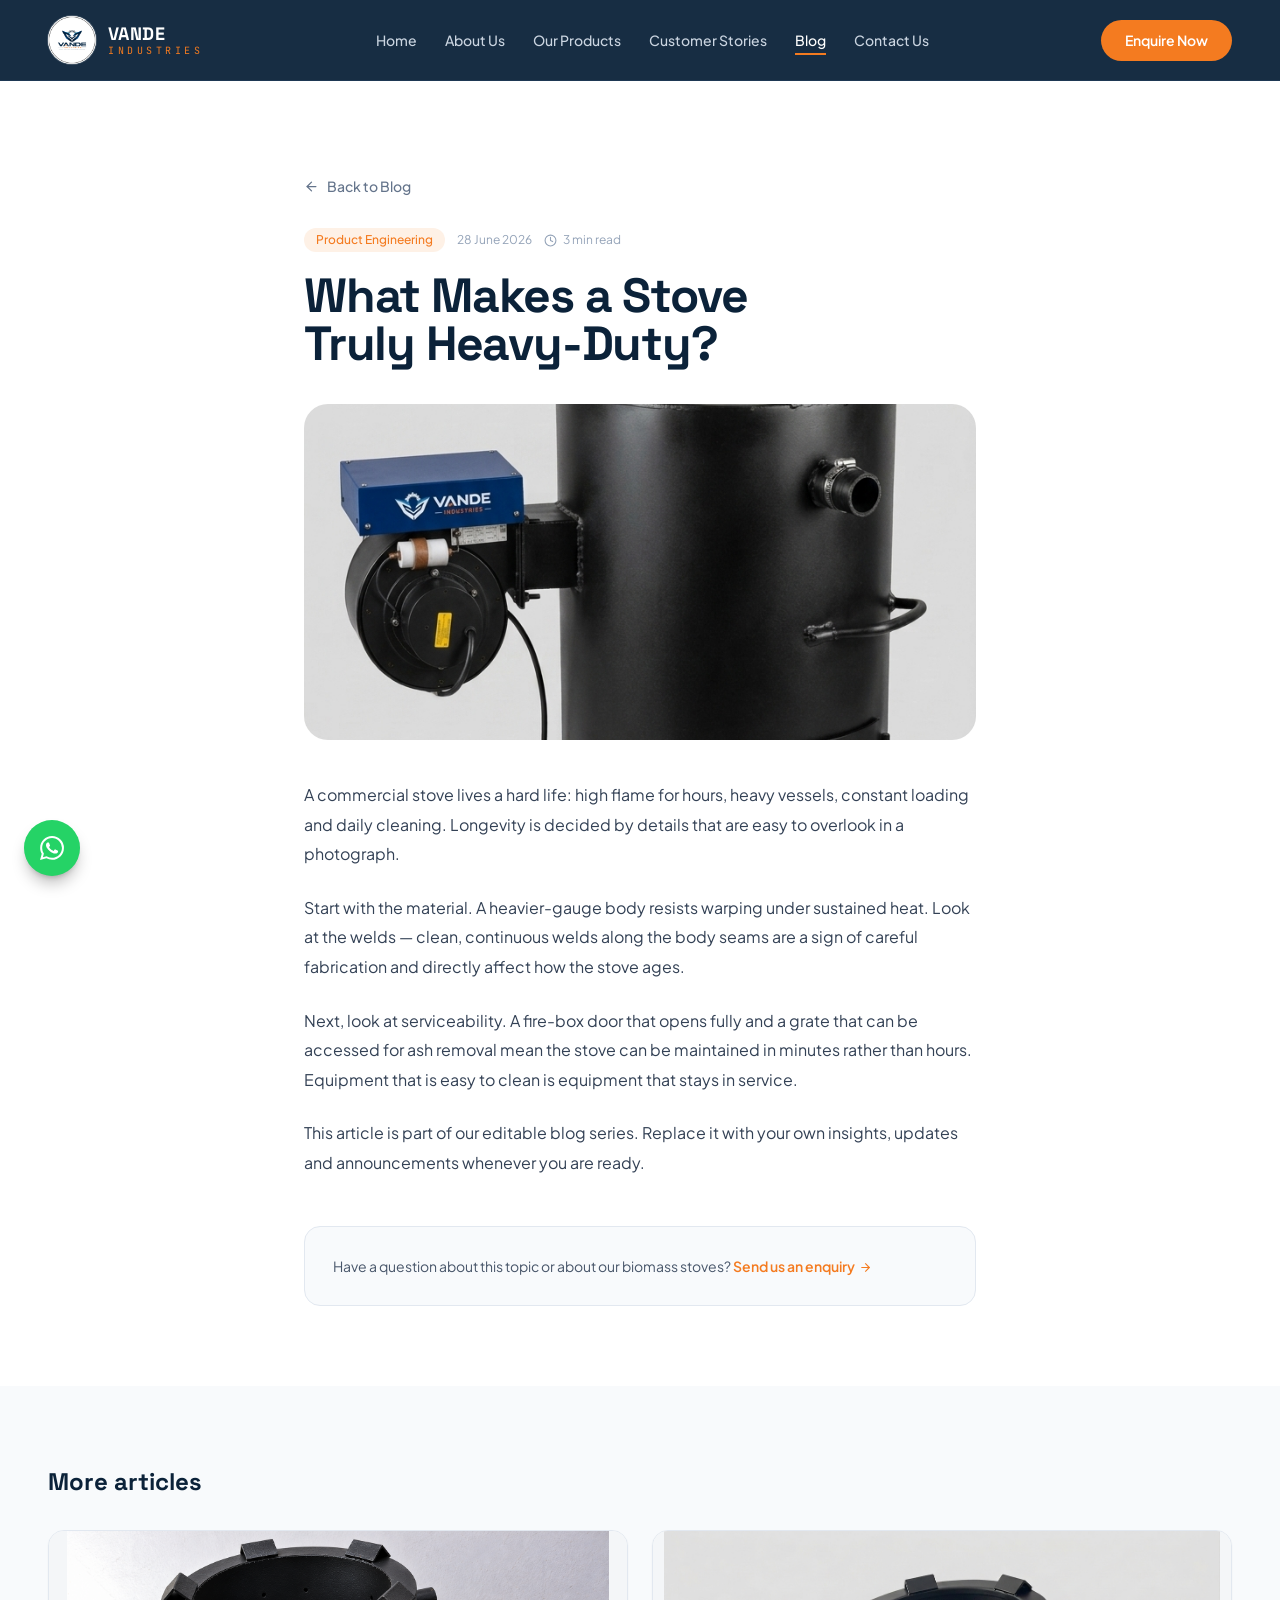
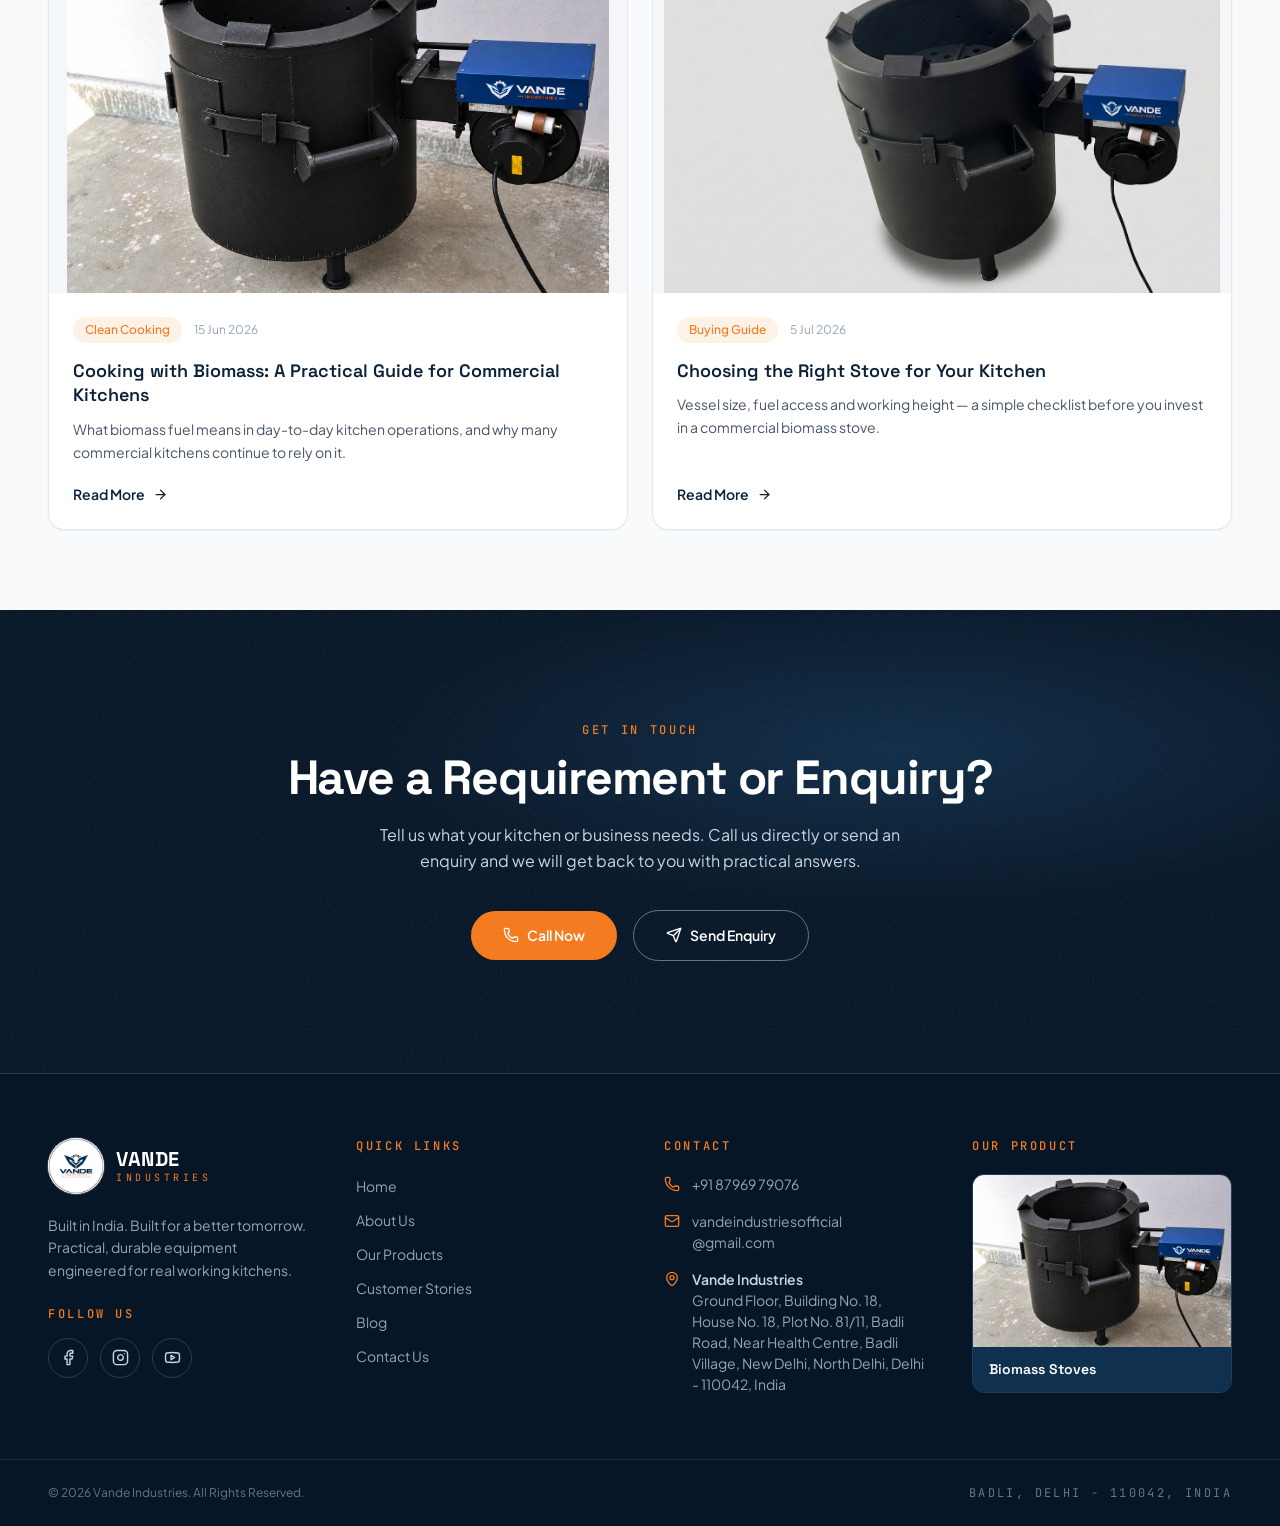
<file: blog-detail-page/what-makes-a-stove-heavy-duty.html>
<!DOCTYPE html>
<html lang="en">
<head>
<meta charset="utf-8">
<meta name="viewport" content="width=device-width, initial-scale=1">
<meta name="theme-color" content="#0B2239">
<meta name="description" content="Vande Industries, Badli Delhi — makers of heavy-duty biomass-fired stoves in 10.5, 13.5 and 15.5 inch models for commercial and community cooking. Sustainable, practical industrial products built in India.">
<meta name="keywords" content="Vande Industries, biomass stove, sustainable solutions, industrial products, eco-friendly solutions, Delhi">
<meta property="og:title" content="Vande Industries | Biomass Stoves">
<meta property="og:description" content="Practical, durable, sustainable equipment built in India. Explore the biomass stove range by Vande Industries, Badli, Delhi.">
<meta property="og:type" content="website">
<meta name="twitter:card" content="summary_large_image">
<title>Vande Industries | Biomass Stoves — Built in India</title>
<meta property="og:image" content="images/cleancooking-blog.png">
<link rel="icon" href="images/logoofvande.png">
<link rel="apple-touch-icon" href="images/logoofvande.png">
<link rel="preconnect" href="https://fonts.googleapis.com">
<link rel="preconnect" href="https://fonts.gstatic.com" crossorigin>
<link href="https://fonts.googleapis.com/css2?family=Plus+Jakarta+Sans:wght@400;500;600;700&family=Space+Grotesk:wght@500;600;700&family=JetBrains+Mono:wght@400;500&display=swap" rel="stylesheet">

<style>
/* ============ RESET ============ */
*,*::before,*::after{box-sizing:border-box;border:0 solid #e5e7eb}
html{line-height:1.5;-webkit-text-size-adjust:100%;scroll-behavior:smooth}
body{margin:0;font-family:"Plus Jakarta Sans",sans-serif;background:#fff;color:hsl(222 47% 11%);-webkit-font-smoothing:antialiased;overflow-x:hidden}
h1,h2,h3,p,ul{margin:0;padding:0}
ul{list-style:none}
a{color:inherit;text-decoration:none}
img{display:block;max-width:100%;height:auto}
button{font:inherit;color:inherit;background:none;cursor:pointer;padding:0}
svg{display:block}
::selection{background:#F47B20;color:#fff}
:focus-visible{outline:2px solid #F47B20;outline-offset:3px;border-radius:2px}

/* ============ TOKENS ============ */
:root{
  --navy:#0B2239; --navy-deep:#071627; --navy-surface:#10304F; --navy-border:#213D5C; --navy-light:#173F63;
  --blaze:#F47B20; --blaze-hover:#E06A0F; --blaze-subtle:#FEF1E6;
  --slate-50:#f8fafc; --slate-200:#e2e8f0; --slate-300:#cbd5e1; --slate-400:#94a3b8;
  --slate-500:#64748b; --slate-600:#475569; --slate-700:#334155;
  --font-heading:"Space Grotesk",sans-serif; --font-mono:"JetBrains Mono",monospace;
}
.container-site{margin:0 auto;width:100%;max-width:80rem;padding:0 1.25rem}
@media(min-width:640px){.container-site{padding:0 2rem}}
@media(min-width:1024px){.container-site{padding:0 3rem}}
.eyebrow{font-family:var(--font-mono);font-size:.75rem;line-height:1rem;font-weight:500;text-transform:uppercase;letter-spacing:.22em;color:var(--blaze)}
.sr-only{position:absolute;width:1px;height:1px;margin:-1px;overflow:hidden;clip:rect(0,0,0,0);white-space:nowrap}
.sr-only:focus{position:absolute;left:1rem;top:1rem;z-index:60;width:auto;height:auto;margin:0;padding:.5rem 1rem;clip:auto;overflow:visible;background:var(--blaze);color:#fff;border-radius:.375rem}

/* ============ REVEAL ============ */
.reveal{opacity:0;transform:translateY(28px);transition:opacity .7s ease,transform .7s ease}
.reveal.in{opacity:1;transform:none}
@media(prefers-reduced-motion:reduce){.reveal{opacity:1;transform:none;transition:none}}

/* ============ HEADER ============ */
.header{position:fixed;left:0;right:0;top:0;z-index:50;border-bottom:1px solid rgba(33,61,92,.7);background:rgba(11,34,57,.95);-webkit-backdrop-filter:blur(12px);backdrop-filter:blur(12px)}
.nav{display:flex;height:5rem;align-items:center;justify-content:space-between}
.brand{display:flex;align-items:center;gap:.75rem}
.brand-logo{display:block;height:3rem;width:3rem;overflow:hidden;border-radius:9999px;background:#fff;box-shadow:0 0 0 1px rgba(255,255,255,.2)}
.brand-logo img{width:100%;height:100%;object-fit:cover}
.brand-text{display:flex;flex-direction:column;line-height:1.25}
@media(min-width:640px){.brand-text{display:flex}}
.brand-name{font-family:var(--font-heading);font-size:1.125rem;font-weight:700;letter-spacing:.025em;color:#fff}
.brand-sub{font-family:var(--font-mono);font-size:10px;text-transform:uppercase;letter-spacing:.35em;color:var(--blaze)}
.nav-links{display:none;align-items:center;gap:1.75rem}
@media(min-width:1024px){.nav-links{display:flex}}
.nav-link{position:relative;font-size:.875rem;line-height:1.25rem;font-weight:500;color:var(--slate-300);transition:color .3s}
.nav-link:hover,.nav-link.active{color:#fff}
.nav-link::after{content:"";position:absolute;left:0;bottom:-.375rem;height:.125rem;width:0;background:var(--blaze);transition:width .3s}
.nav-link:hover::after,.nav-link.active::after{width:100%}
.nav-actions{display:flex;align-items:center;gap:.75rem}
.btn-enquire{display:none;border-radius:9999px;background:var(--blaze);padding:.625rem 1.5rem;font-size:.875rem;font-weight:600;color:#fff;transition:background .3s}
.btn-enquire:hover{background:var(--blaze-hover)}
@media(min-width:1024px){.btn-enquire{display:inline-flex}}
.menu-toggle{display:inline-flex;height:2.75rem;width:2.75rem;align-items:center;justify-content:center;border:1px solid var(--navy-border);border-radius:9999px;color:#fff}
@media(min-width:1024px){.menu-toggle{display:none}}
.mobile-menu{display:none;border-top:1px solid rgba(33,61,92,.7);background:var(--navy)}
.mobile-menu.open{display:block}
@media(min-width:1024px){.mobile-menu{display:none!important}}
.mobile-menu ul{padding:1rem 0 1.5rem}
.mobile-menu a{display:block;padding:.75rem 0;font-size:.95rem;font-weight:500;color:var(--slate-300)}
.mobile-menu a.active,.mobile-menu a:hover{color:var(--blaze)}
.mobile-menu .btn-enquire{display:inline-flex;margin-top:.75rem;color:#fff}

/* ============ ARTICLE ============ */
.article{background:#fff;padding:9rem 0 5rem}
@media(min-width:640px){.article{padding-top:11rem}}
.article .container-site{max-width:48rem}
.back-link{display:inline-flex;align-items:center;gap:.5rem;font-size:.875rem;font-weight:500;color:var(--slate-500);transition:color .15s}
.back-link:hover{color:var(--blaze)}
.meta{margin-top:1.75rem;display:flex;flex-wrap:wrap;align-items:center;gap:.75rem;font-size:.75rem;line-height:1rem}
.chip{border-radius:9999px;background:var(--blaze-subtle);padding:.25rem .75rem;font-weight:500;color:var(--blaze)}
.meta time,.meta .read{color:var(--slate-400)}
.meta .read{display:inline-flex;align-items:center;gap:.375rem}
.article h1{margin-top:1.25rem;font-family:var(--font-heading);font-size:1.875rem;line-height:1.25;font-weight:700;letter-spacing:-.025em;color:var(--navy);text-wrap:balance}
@media(min-width:640px){.article h1{font-size:2.25rem;line-height:2.5rem}}
@media(min-width:1024px){.article h1{font-size:3rem;line-height:1}}
.hero-img{margin-top:2.25rem;overflow:hidden;border-radius:1.5rem}
.hero-img img{width:100%;aspect-ratio:16/8;object-fit:cover}
.prose{margin-top:2.5rem}
.prose>*+*{margin-top:1.5rem}
.prose p{font-size:1rem;line-height:1.85;color:var(--slate-700)}
.note-box{margin-top:3rem;border:1px solid var(--slate-200);border-radius:1rem;background:var(--slate-50);padding:1.75rem}
.note-box p{font-size:.875rem;line-height:1.625;color:var(--slate-600)}
.note-box a{font-weight:600;color:var(--blaze)}
.note-box a:hover{text-decoration:underline}
.note-box svg{display:inline;margin-left:.25rem;vertical-align:middle}

/* ============ MORE ARTICLES ============ */
.more{background:var(--slate-50);padding:4rem 0}
@media(min-width:640px){.more{padding:5rem 0}}
.more h2{font-family:var(--font-heading);font-size:1.5rem;line-height:2rem;font-weight:700;color:var(--navy)}
.cards{margin-top:2rem;display:grid;gap:1.5rem}
@media(min-width:768px){.cards{grid-template-columns:repeat(2,minmax(0,1fr))}}
.card{display:flex;height:100%;flex-direction:column;overflow:hidden;border:1px solid var(--slate-200);border-radius:1rem;background:#fff;box-shadow:0 1px 2px rgba(0,0,0,.05);transition:all .5s}
.card:hover{transform:translateY(-.375rem);box-shadow:0 20px 25px -5px rgba(0,0,0,.1),0 8px 10px -6px rgba(0,0,0,.1)}
.card-img{overflow:hidden}
.card-img img{width:100%;aspect-ratio:16/10;object-fit:contain;background:#F4F6F8;transition:transform .7s}
.card:hover .card-img img{transform:scale(1.05)}
.card-body{display:flex;flex:1;flex-direction:column;padding:1.5rem}
.card-meta{display:flex;align-items:center;gap:.75rem;font-size:.75rem}
.card-meta time{color:var(--slate-400)}
.card h3{margin-top:1rem;font-family:var(--font-heading);font-size:1.125rem;line-height:1.375;font-weight:600;color:var(--navy);transition:color .3s}
.card:hover h3{color:var(--blaze)}
.card p{margin-top:.625rem;flex:1;font-size:.875rem;line-height:1.625;color:var(--slate-600)}
.read-more{margin-top:1.25rem;display:inline-flex;align-items:center;gap:.5rem;font-size:.875rem;font-weight:600;color:var(--navy)}
.read-more svg{transition:transform .3s}
.card:hover .read-more svg{transform:translateX(.25rem)}

/* ============ CTA ============ */
.cta{position:relative;overflow:hidden;background:var(--navy-deep)}
.cta::after{content:"";position:absolute;inset:0;pointer-events:none;opacity:.05;background-image:url("data:image/svg+xml,%3Csvg viewBox='0 0 200 200' xmlns='http://www.w3.org/2000/svg'%3E%3Cfilter id='n'%3E%3CfeTurbulence type='fractalNoise' baseFrequency='0.9' numOctaves='2'/%3E%3C/filter%3E%3Crect width='100%25' height='100%25' filter='url(%23n)'/%3E%3C/svg%3E")}
.spotlight{position:absolute;inset:0;background:radial-gradient(ellipse 60% 50% at 70% 30%,rgba(23,63,99,.55),transparent 70%)}
.cta-inner{position:relative;z-index:1;padding:5rem 0}
@media(min-width:640px){.cta-inner{padding:7rem 0}}
.cta-box{margin:0 auto;max-width:48rem;text-align:center}
.cta h2{margin-top:1rem;font-family:var(--font-heading);font-size:1.875rem;line-height:1.25;font-weight:700;letter-spacing:-.025em;color:#fff}
@media(min-width:640px){.cta h2{font-size:2.25rem;line-height:2.5rem}}
@media(min-width:1024px){.cta h2{font-size:3rem;line-height:1}}
.cta-text{margin:1.25rem auto 0;max-width:36rem;font-size:1rem;line-height:1.625;color:var(--slate-300)}
.cta-btns{margin-top:2.25rem;display:flex;flex-direction:column;align-items:center;justify-content:center;gap:1rem}
@media(min-width:640px){.cta-btns{flex-direction:row}}
.btn{display:inline-flex;width:100%;align-items:center;justify-content:center;gap:.5rem;border-radius:9999px;padding:.875rem 2rem;font-size:.875rem;font-weight:600;color:#fff;transition:all .3s}
@media(min-width:640px){.btn{width:auto}}
.btn-solid{background:var(--blaze)}
.btn-solid:hover{background:var(--blaze-hover)}
.btn-outline{border:1px solid var(--slate-500)}
.btn-outline:hover{border-color:var(--blaze);color:var(--blaze)}

/* ============ FOOTER ============ */
.footer{border-top:1px solid var(--navy-border);background:var(--navy-deep);color:var(--slate-300)}
.footer-grid{display:grid;gap:3rem;padding:4rem 1.25rem}
@media(min-width:640px){.footer-grid{padding-left:2rem;padding-right:2rem}}
@media(min-width:768px){.footer-grid{grid-template-columns:repeat(2,minmax(0,1fr))}}
@media(min-width:1024px){.footer-grid{grid-template-columns:repeat(4,minmax(0,1fr));padding-left:3rem;padding-right:3rem}}
.footer .brand-logo{height:3.5rem;width:3.5rem}
.footer .brand-name{font-size:1.25rem}
.footer-tag{margin-top:1.25rem;max-width:20rem;font-size:.875rem;line-height:1.625;color:var(--slate-400)}
.footer h3.eyebrow{margin-bottom:1.25rem}
.socials{display:flex;align-items:center;gap:.75rem}
.social{display:flex;height:2.5rem;width:2.5rem;align-items:center;justify-content:center;border:1px solid var(--navy-border);border-radius:9999px;color:var(--slate-300);transition:all .3s}
.social:hover{transform:translateY(-.125rem);border-color:var(--blaze);background:var(--blaze);color:#fff}
.footer-links li+li{margin-top:.625rem}
.footer-links a{font-size:.875rem;color:var(--slate-400);transition:color .3s}
.footer-links a:hover{color:var(--blaze)}
.contact-list{font-size:.875rem}
.contact-list li+li{margin-top:1rem}
.contact-list li,.contact-list a{display:flex;align-items:flex-start;gap:.75rem;color:var(--slate-400)}
.contact-list a{transition:color .3s}
.contact-list a:hover{color:var(--blaze)}
.contact-list svg{margin-top:.125rem;flex-shrink:0;color:var(--blaze)}
.contact-list strong{font-weight:600;color:var(--slate-300)}
.product-link{display:block;overflow:hidden;border:1px solid var(--navy-border);border-radius:.75rem}
.product-link img{width:100%;object-fit:contain;transition:transform .5s}
.product-link:hover img{transform:scale(1.05)}
.product-link span{display:block;background:var(--navy-surface);padding:.75rem 1rem;font-family:var(--font-heading);font-size:.875rem;font-weight:600;color:#fff}
.footer-bottom{border-top:1px solid rgba(33,61,92,.7)}
.footer-bottom .container-site{display:flex;flex-direction:column;align-items:center;justify-content:space-between;gap:.75rem;padding-top:1.5rem;padding-bottom:1.5rem;font-size:.75rem;color:var(--slate-500)}
@media(min-width:640px){.footer-bottom .container-site{flex-direction:row}}
.footer-bottom .loc{font-family:var(--font-mono);text-transform:uppercase;letter-spacing:.2em}

/* ============ WHATSAPP ============ */
.whatsapp{position:fixed;bottom:1.5rem;left:1.5rem;z-index:50;display:flex;height:3.5rem;width:3.5rem;align-items:center;justify-content:center;border-radius:9999px;background:#25D366;color:#fff;box-shadow:0 10px 15px -3px rgba(0,0,0,.25),0 4px 6px -4px rgba(0,0,0,.25);transition:box-shadow .3s}
.whatsapp:hover{box-shadow:0 20px 25px -5px rgba(0,0,0,.25),0 8px 10px -6px rgba(0,0,0,.25)}
.whatsapp .ping{position:absolute;inset:0;z-index:-1;border-radius:9999px;background:#25D366;opacity:.2;animation:ping 1s cubic-bezier(0,0,.2,1) infinite}
@keyframes ping{75%,100%{transform:scale(2);opacity:0}}
</style>
</head>

<body>
<!-- =====================================================================
  IMAGES: Sirf neeche wale 5 URLs ko apne image URLs se replace kijiye.
  (Script ke andar IMAGES object mein — file ke bilkul end mein.)
  ===================================================================== -->

<div id="root">

<!-- ================= HEADER ================= -->
<header class="header">
  <a href="#main-content" class="sr-only">Skip to content</a>
  <nav class="container-site nav" aria-label="Main navigation">
    <a class="brand" href="/" aria-label="Vande Industries home">
      <span class="brand-logo"><img data-img="logo" alt="Vande Industries logo" src="../images/logoofvande.png"></span>
      <span class="brand-text">
        <span class="brand-name">VANDE</span>
        <span class="brand-sub">Industries</span>
      </span>
    </a>

    <ul class="nav-links">
      <li><a class="nav-link" href="../index.html">Home</a></li>
      <li><a class="nav-link" href="../about.html">About Us</a></li>
      <li><a class="nav-link" href="../products.html">Our Products</a></li>
      <li><a class="nav-link" href="../stories.html">Customer Stories</a></li>
      <li><a class="nav-link active" href="../blog.html" aria-current="page">Blog</a></li>
      <li><a class="nav-link" href="../contact.html">Contact Us</a></li>
    </ul>

    <div class="nav-actions">
      <a class="btn-enquire" href="../contact.html">Enquire Now</a>
      <button type="button" id="menuToggle" class="menu-toggle" aria-label="Open menu" aria-expanded="false">
        <svg id="iconMenu" xmlns="http://www.w3.org/2000/svg" width="20" height="20" viewBox="0 0 24 24" fill="none" stroke="currentColor" stroke-width="2" stroke-linecap="round" stroke-linejoin="round"><path d="M4 12h16"/><path d="M4 18h16"/><path d="M4 6h16"/></svg>
        <svg id="iconClose" style="display:none" xmlns="http://www.w3.org/2000/svg" width="20" height="20" viewBox="0 0 24 24" fill="none" stroke="currentColor" stroke-width="2" stroke-linecap="round" stroke-linejoin="round"><path d="M18 6 6 18"/><path d="m6 6 12 12"/></svg>
      </button>
    </div>
  </nav>

  <div id="mobileMenu" class="mobile-menu">
    <div class="container-site">
      <ul>
        <li><a href="/">Home</a></li>
        <li><a href="../about.html">About Us</a></li>
        <li><a href="../products.html">Our Products</a></li>
        <li><a href="../stories.html">Customer Stories</a></li>
        <li><a class="active" href="../blog.html">Blog</a></li>
        <li><a href="../contact.html">Contact Us</a></li>
        <li><a class="btn-enquire" href="../contact.html">Enquire Now</a></li>
      </ul>
    </div>
  </div>
</header>

<main id="main-content">

<!-- ================= ARTICLE ================= -->
<article class="article">
  <div class="container-site">
    <div class="reveal">
      <a class="back-link" href="../blog.html">
        <svg xmlns="http://www.w3.org/2000/svg" width="15" height="15" viewBox="0 0 24 24" fill="none" stroke="currentColor" stroke-width="2" stroke-linecap="round" stroke-linejoin="round"><path d="m12 19-7-7 7-7"/><path d="M19 12H5"/></svg>
        Back to Blog
      </a>
      <div class="meta">
        <span class="chip">Product Engineering</span>
        <time datetime="2026-06-28">28 June 2026</time>
        <span class="read">
          <svg xmlns="http://www.w3.org/2000/svg" width="13" height="13" viewBox="0 0 24 24" fill="none" stroke="currentColor" stroke-width="2" stroke-linecap="round" stroke-linejoin="round"><circle cx="12" cy="12" r="10"/><polyline points="12 6 12 12 16 14"/></svg>
          3 min read
        </span>
      </div>
      <h1>What Makes a Stove Truly Heavy-Duty?</h1>
    </div>

    <div class="reveal">
      <div class="hero-img">
        <img data-img="blogHero" alt="What Makes a Stove Truly Heavy-Duty?" src="../images/10.5inchbh.png">
      </div>
    </div>

    <div class="reveal">
      <div class="prose">
        <p>A commercial stove lives a hard life: high flame for hours, heavy vessels, constant loading and daily cleaning. Longevity is decided by details that are easy to overlook in a photograph.</p>
        <p>Start with the material. A heavier-gauge body resists warping under sustained heat. Look at the welds — clean, continuous welds along the body seams are a sign of careful fabrication and directly affect how the stove ages.</p>
        <p>Next, look at serviceability. A fire-box door that opens fully and a grate that can be accessed for ash removal mean the stove can be maintained in minutes rather than hours. Equipment that is easy to clean is equipment that stays in service.</p>
        <p>This article is part of our editable blog series. Replace it with your own insights, updates and announcements whenever you are ready.</p>
      </div>
    </div>

    <div class="reveal">
      <div class="note-box">
        <p>Have a question about this topic or about our biomass stoves? <a href="/contact">Send us an enquiry<svg xmlns="http://www.w3.org/2000/svg" width="13" height="13" viewBox="0 0 24 24" fill="none" stroke="currentColor" stroke-width="2" stroke-linecap="round" stroke-linejoin="round"><path d="M5 12h14"/><path d="m12 5 7 7-7 7"/></svg></a></p>
      </div>
    </div>
  </div>
</article>

<!-- ================= MORE ARTICLES ================= -->
<section class="more">
  <div class="container-site">
    <h2>More articles</h2>
    <div class="cards">

      <div class="reveal">
        <a class="card" href="../blog-detail-page/cooking-with-biomass-a-practical-guide.html">
          <div class="card-img"><img data-img="card1" loading="lazy" alt="Cooking with Biomass: A Practical Guide for Commercial Kitchens" src="../images/cleancooking-blog.png"></div>
          <div class="card-body">
            <div class="card-meta"><span class="chip">Clean Cooking</span><time datetime="2026-06-15">15 Jun 2026</time></div>
            <h3>Cooking with Biomass: A Practical Guide for Commercial Kitchens</h3>
            <p>What biomass fuel means in day-to-day kitchen operations, and why many commercial kitchens continue to rely on it.</p>
            <span class="read-more">Read More
              <svg xmlns="http://www.w3.org/2000/svg" width="15" height="15" viewBox="0 0 24 24" fill="none" stroke="currentColor" stroke-width="2" stroke-linecap="round" stroke-linejoin="round"><path d="M5 12h14"/><path d="m12 5 7 7-7 7"/></svg>
            </span>
          </div>
        </a>
      </div>

      <div class="reveal">
        <a class="card" href="../blog-detail-page/choosing-the-right-stove-for-your-kitchen.html">
          <div class="card-img"><img data-img="card2" loading="lazy" alt="Choosing the Right Stove for Your Kitchen" src="../images/13.5inchbhatii.png"></div>
          <div class="card-body">
            <div class="card-meta"><span class="chip">Buying Guide</span><time datetime="2026-07-05">5 Jul 2026</time></div>
            <h3>Choosing the Right Stove for Your Kitchen</h3>
            <p>Vessel size, fuel access and working height — a simple checklist before you invest in a commercial biomass stove.</p>
            <span class="read-more">Read More
              <svg xmlns="http://www.w3.org/2000/svg" width="15" height="15" viewBox="0 0 24 24" fill="none" stroke="currentColor" stroke-width="2" stroke-linecap="round" stroke-linejoin="round"><path d="M5 12h14"/><path d="m12 5 7 7-7 7"/></svg>
            </span>
          </div>
        </a>
      </div>

    </div>
  </div>
</section>

<!-- ================= CTA ================= -->
<section class="cta">
  <div class="spotlight"></div>
  <div class="container-site cta-inner">
    <div class="cta-box">
      <div class="reveal">
        <p class="eyebrow">Get In Touch</p>
        <h2>Have a Requirement or Enquiry?</h2>
        <p class="cta-text">Tell us what your kitchen or business needs. Call us directly or send an enquiry and we will get back to you with practical answers.</p>
      </div>
      <div class="reveal cta-btns">
        <a href="tel:8796979076" class="btn btn-solid">
          <svg xmlns="http://www.w3.org/2000/svg" width="16" height="16" viewBox="0 0 24 24" fill="none" stroke="currentColor" stroke-width="2" stroke-linecap="round" stroke-linejoin="round"><path d="M13.832 16.568a1 1 0 0 0 1.213-.303l.355-.465A2 2 0 0 1 17 15h3a2 2 0 0 1 2 2v3a2 2 0 0 1-2 2A18 18 0 0 1 2 4a2 2 0 0 1 2-2h3a2 2 0 0 1 2 2v3a2 2 0 0 1-.8 1.6l-.468.351a1 1 0 0 0-.292 1.233 14 14 0 0 0 6.392 6.384"/></svg>
          Call Now
        </a>
        <a href="../contact.html" class="btn btn-outline">
          <svg xmlns="http://www.w3.org/2000/svg" width="16" height="16" viewBox="0 0 24 24" fill="none" stroke="currentColor" stroke-width="2" stroke-linecap="round" stroke-linejoin="round"><path d="M14.536 21.686a.5.5 0 0 0 .937-.024l6.5-19a.496.496 0 0 0-.635-.635l-19 6.5a.5.5 0 0 0-.024.937l7.93 3.18a2 2 0 0 1 1.112 1.11z"/><path d="m21.854 2.147-10.94 10.939"/></svg>
          Send Enquiry
        </a>
      </div>
    </div>
  </div>
</section>

</main>

<!-- ================= FOOTER ================= -->
<footer class="footer">
  <div class="container-site footer-grid" style="max-width:80rem;margin:0 auto">

    <div>
      <div class="brand">
        <span class="brand-logo"><img data-img="logo" alt="Vande Industries logo" src="../images/logoofvande.png"></span>
        <span class="brand-text" style="display:flex">
          <span class="brand-name">VANDE</span>
          <span class="brand-sub">Industries</span>
        </span>
      </div>
      <p class="footer-tag">Built in India. Built for a better tomorrow. Practical, durable equipment engineered for real working kitchens.</p>
      <div style="margin-top:1.5rem">
        <h3 class="eyebrow" style="margin-bottom:1rem">Follow Us</h3>
        <div class="socials">
          <a class="social" href="https://www.facebook.com/VandeIndustriesofficial" target="_blank" rel="noopener noreferrer" aria-label="Visit VANDE INDUSTRIES on Facebook" title="Visit VANDE INDUSTRIES on Facebook">
            <svg xmlns="http://www.w3.org/2000/svg" width="17" height="17" viewBox="0 0 24 24" fill="none" stroke="currentColor" stroke-width="2" stroke-linecap="round" stroke-linejoin="round"><path d="M18 2h-3a5 5 0 0 0-5 5v3H7v4h3v8h4v-8h3l1-4h-4V7a1 1 0 0 1 1-1h3z"/></svg>
          </a>
          <a class="social" href="https://www.instagram.com/bharatbiostove" target="_blank" rel="noopener noreferrer" aria-label="Visit Bharat Bio-Stove on Instagram" title="Visit Bharat Bio-Stove on Instagram">
            <svg xmlns="http://www.w3.org/2000/svg" width="17" height="17" viewBox="0 0 24 24" fill="none" stroke="currentColor" stroke-width="2" stroke-linecap="round" stroke-linejoin="round"><rect width="20" height="20" x="2" y="2" rx="5" ry="5"/><path d="M16 11.37A4 4 0 1 1 12.63 8 4 4 0 0 1 16 11.37z"/><line x1="17.5" x2="17.51" y1="6.5" y2="6.5"/></svg>
          </a>
          <a class="social" href="https://www.youtube.com/@VandeIndustries" target="_blank" rel="noopener noreferrer" aria-label="Subscribe to VANDE INDUSTRIES on YouTube" title="Subscribe to VANDE INDUSTRIES on YouTube">
            <svg xmlns="http://www.w3.org/2000/svg" width="17" height="17" viewBox="0 0 24 24" fill="none" stroke="currentColor" stroke-width="2" stroke-linecap="round" stroke-linejoin="round"><path d="M2.5 17a24.12 24.12 0 0 1 0-10 2 2 0 0 1 1.4-1.4 49.56 49.56 0 0 1 16.2 0A2 2 0 0 1 21.5 7a24.12 24.12 0 0 1 0 10 2 2 0 0 1-1.4 1.4 49.55 49.55 0 0 1-16.2 0A2 2 0 0 1 2.5 17"/><path d="m10 15 5-3-5-3z"/></svg>
          </a>
        </div>
      </div>
    </div>

    <nav aria-label="Footer navigation">
      <h3 class="eyebrow">Quick Links</h3>
      <ul class="footer-links">
        <li><a href="/">Home</a></li>
        <li><a href="../about.html">About Us</a></li>
        <li><a href="../products.html">Our Products</a></li>
        <li><a href="../stories.html">Customer Stories</a></li>
        <li><a href="../blog.html">Blog</a></li>
        <li><a href="../contact.html">Contact Us</a></li>
      </ul>
    </nav>

    <div>
      <h3 class="eyebrow">Contact</h3>
      <ul class="contact-list">
        <li><a href="tel:8796979076">
          <svg xmlns="http://www.w3.org/2000/svg" width="16" height="16" viewBox="0 0 24 24" fill="none" stroke="currentColor" stroke-width="2" stroke-linecap="round" stroke-linejoin="round"><path d="M13.832 16.568a1 1 0 0 0 1.213-.303l.355-.465A2 2 0 0 1 17 15h3a2 2 0 0 1 2 2v3a2 2 0 0 1-2 2A18 18 0 0 1 2 4a2 2 0 0 1 2-2h3a2 2 0 0 1 2 2v3a2 2 0 0 1-.8 1.6l-.468.351a1 1 0 0 0-.292 1.233 14 14 0 0 0 6.392 6.384"/></svg>
          +91 87969 79076</a></li>
        <li><a href="mailto:vandeindustriesofficial@gmail.com">
          <svg xmlns="http://www.w3.org/2000/svg" width="16" height="16" viewBox="0 0 24 24" fill="none" stroke="currentColor" stroke-width="2" stroke-linecap="round" stroke-linejoin="round"><path d="m22 7-8.991 5.727a2 2 0 0 1-2.009 0L2 7"/><rect x="2" y="4" width="20" height="16" rx="2"/></svg>
          <span style="min-width:0">vandeindustriesofficial<wbr>@gmail.com</span></a></li>
        <li>
          <svg xmlns="http://www.w3.org/2000/svg" width="16" height="16" viewBox="0 0 24 24" fill="none" stroke="currentColor" stroke-width="2" stroke-linecap="round" stroke-linejoin="round"><path d="M20 10c0 4.993-5.539 10.193-7.399 11.799a1 1 0 0 1-1.202 0C9.539 20.193 4 14.993 4 10a8 8 0 0 1 16 0"/><circle cx="12" cy="10" r="3"/></svg>
          <span><strong>Vande Industries</strong><br>Ground Floor, Building No. 18, House No. 18, Plot No. 81/11, Badli Road, Near Health Centre, Badli Village, New Delhi, North Delhi, Delhi - 110042, India</span>
        </li>
      </ul>
    </div>

    <div>
      <h3 class="eyebrow">Our Product</h3>
      <a class="product-link" href="../products.html">
        <img data-img="product" loading="lazy" alt="Biomass Stove by Vande Industries" src="../images/cleancooking-blog.png">
        <span>Biomass Stoves</span>
      </a>
    </div>
  </div>

  <div class="footer-bottom">
    <div class="container-site">
      <p>© 2026 Vande Industries. All Rights Reserved.</p>
      <p class="loc">Badli, Delhi - 110042, India</p>
    </div>
  </div>
</footer>

<!-- ================= WHATSAPP ================= -->
<a href="https://wa.me/918796979076?text=Hello%20Vande%20Industries%2C%20I%20would%20like%20to%20know%20more%20about%20your%20biomass%20stove%20range." target="_blank" rel="noopener noreferrer" class="whatsapp" aria-label="Chat with Vande Industries on WhatsApp">
  <svg viewBox="0 0 24 24" width="24" height="24" fill="currentColor" aria-hidden="true"><path d="M17.472 14.382c-.297-.149-1.758-.867-2.03-.967-.273-.099-.471-.148-.67.15-.197.297-.767.966-.94 1.164-.173.199-.347.223-.644.075-.297-.15-1.255-.463-2.39-1.475-.883-.788-1.48-1.761-1.653-2.059-.173-.297-.018-.458.13-.606.134-.133.297-.347.446-.52.149-.174.198-.298.297-.497.1-.198.05-.371-.025-.52-.074-.149-.669-1.612-.916-2.207-.242-.579-.487-.5-.669-.51-.173-.008-.371-.01-.57-.01-.198 0-.52.074-.792.372-.272.297-1.04 1.016-1.04 2.479 0 1.462 1.065 2.875 1.213 3.074.149.198 2.096 3.2 5.077 4.487.709.306 1.262.489 1.694.625.712.227 1.36.195 1.871.118.571-.085 1.758-.719 2.006-1.413.248-.694.248-1.289.173-1.413-.074-.124-.272-.198-.57-.347m-5.421 7.403h-.004a9.87 9.87 0 0 1-5.031-1.378l-.361-.214-3.741.982.998-3.648-.235-.374a9.86 9.86 0 0 1-1.51-5.26c.001-5.45 4.436-9.884 9.888-9.884 2.64 0 5.122 1.03 6.988 2.898a9.825 9.825 0 0 1 2.893 6.994c-.003 5.45-4.437 9.884-9.885 9.884m8.413-18.297A11.815 11.815 0 0 0 12.05 0C5.495 0 .16 5.335.157 11.892c0 2.096.547 4.142 1.588 5.945L.057 24l6.305-1.654a11.882 11.882 0 0 0 5.683 1.448h.005c6.554 0 11.89-5.335 11.893-11.893a11.821 11.821 0 0 0-3.48-8.413Z"/></svg>
  <span class="ping"></span>
</a>

</div>

<script>
/* =====================================================================
   1) APNI IMAGES YAHAN LAGAYEIN
   Har ke aage "" ke andar apna image URL paste kijiye.
   Khaali chhodoge to placeholder image dikhegi.
   ===================================================================== */
const IMAGES = {
  logo:     "",  // Logo (navbar + footer, round crop hota hai)   ~ square image
  blogHero: "",  // Article ki badi image (16:8 ratio)             ~ 1600x800
  card1:    "",  // "More articles" card 1 (16:10)                 ~ 800x500
  card2:    "",  // "More articles" card 2 (16:10)                 ~ 800x500
  product:  ""   // Footer wali "Biomass Stoves" image             ~ 600x450
};

document.querySelectorAll("[data-img]").forEach(function (img) {
  var url = IMAGES[img.getAttribute("data-img")];
  if (url) img.src = url;
});

/* ============ 2) MOBILE MENU ============ */
(function () {
  var btn = document.getElementById("menuToggle");
  var menu = document.getElementById("mobileMenu");
  var iconMenu = document.getElementById("iconMenu");
  var iconClose = document.getElementById("iconClose");
  function setOpen(open) {
    menu.classList.toggle("open", open);
    btn.setAttribute("aria-expanded", String(open));
    btn.setAttribute("aria-label", open ? "Close menu" : "Open menu");
    iconMenu.style.display = open ? "none" : "block";
    iconClose.style.display = open ? "block" : "none";
  }
  btn.addEventListener("click", function () { setOpen(!menu.classList.contains("open")); });
  menu.querySelectorAll("a").forEach(function (a) { a.addEventListener("click", function () { setOpen(false); }); });
  window.addEventListener("resize", function () { if (window.innerWidth >= 1024) setOpen(false); });
})();

/* ============ 3) SCROLL REVEAL ============ */
(function () {
  var items = document.querySelectorAll(".reveal");
  if (!("IntersectionObserver" in window)) { items.forEach(function (el) { el.classList.add("in"); }); return; }
  var io = new IntersectionObserver(function (entries) {
    entries.forEach(function (e) {
      if (e.isIntersecting) { e.target.classList.add("in"); io.unobserve(e.target); }
    });
  }, { threshold: 0.12, rootMargin: "0px 0px -40px 0px" });
  items.forEach(function (el) { io.observe(el); });
})();
</script>
</body>
</html>
</file>
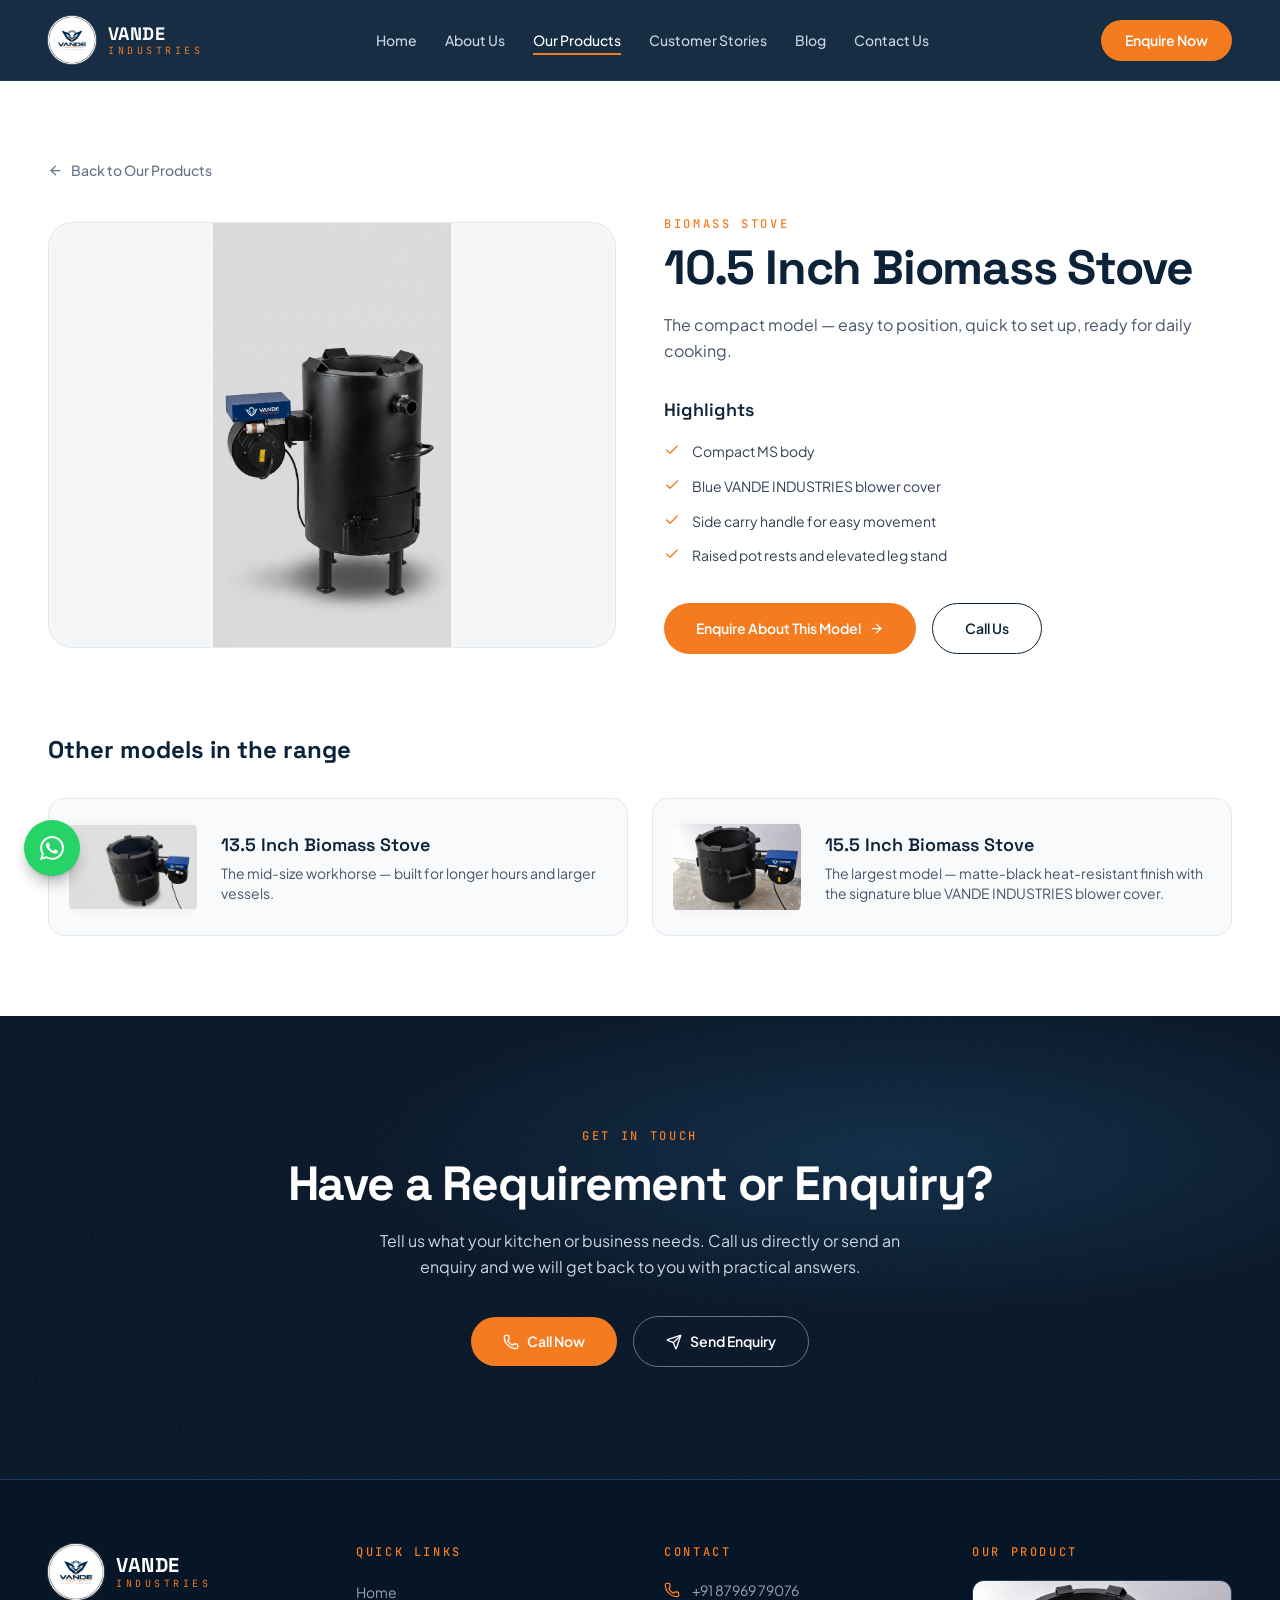
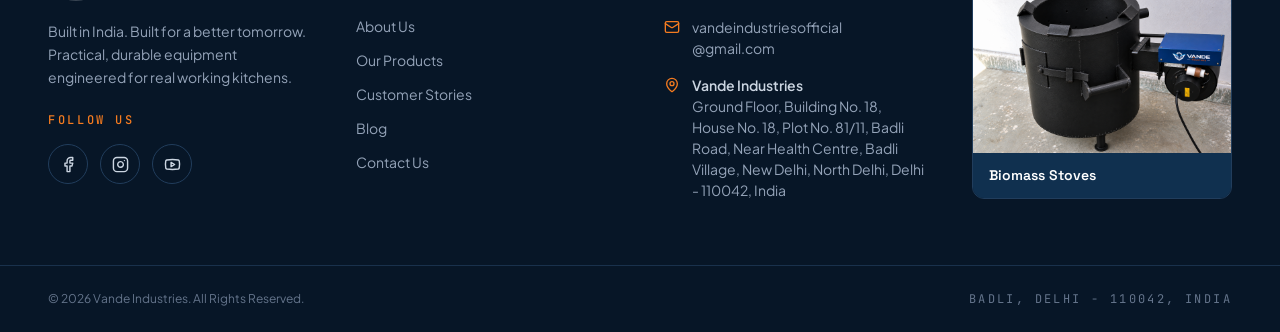
<file: produt-detail-pages/10.5inchbhati.html>
<!DOCTYPE html>
<html lang="en">
<head>
<meta charset="utf-8">
<meta name="viewport" content="width=device-width, initial-scale=1">
<meta name="theme-color" content="#0B2239">
<meta name="description" content="Vande Industries, Badli Delhi — makers of heavy-duty biomass-fired stoves in 10.5, 13.5 and 15.5 inch models for commercial and community cooking. Sustainable, practical industrial products built in India.">
<meta name="keywords" content="Vande Industries, biomass stove, sustainable solutions, industrial products, eco-friendly solutions, Delhi">
<meta property="og:title" content="Vande Industries | Biomass Stoves">
<meta property="og:description" content="Practical, durable, sustainable equipment built in India. Explore the biomass stove range by Vande Industries, Badli, Delhi.">
<meta property="og:type" content="website">
<meta name="twitter:card" content="summary_large_image">
<meta property="og:image" content="images/cleancooking-blog.png">
<link rel="icon" href="images/logoofvande.png">
<link rel="apple-touch-icon" href="images/logoofvande.png">
<title>Vande Industries | Biomass Stoves — Built in India</title>
<link rel="preconnect" href="https://fonts.googleapis.com">
<link rel="preconnect" href="https://fonts.gstatic.com" crossorigin>
<link href="https://fonts.googleapis.com/css2?family=Plus+Jakarta+Sans:wght@400;500;600;700&family=Space+Grotesk:wght@500;600;700&family=JetBrains+Mono:wght@400;500&display=swap" rel="stylesheet">

<style>
/* ============ RESET ============ */
*,*::before,*::after{box-sizing:border-box;border:0 solid #e5e7eb}
html{line-height:1.5;-webkit-text-size-adjust:100%;scroll-behavior:smooth}
body{margin:0;font-family:"Plus Jakarta Sans",sans-serif;background:#fff;color:hsl(222 47% 11%);-webkit-font-smoothing:antialiased;overflow-x:hidden}
h1,h2,h3,p,ul{margin:0;padding:0}
ul{list-style:none}
a{color:inherit;text-decoration:none}
img{display:block;max-width:100%;height:auto}
button{font:inherit;color:inherit;background:none;cursor:pointer;padding:0}
svg{display:block}
::selection{background:#F47B20;color:#fff}
:focus-visible{outline:2px solid #F47B20;outline-offset:3px;border-radius:2px}

/* ============ TOKENS ============ */
:root{
  --navy:#0B2239; --navy-deep:#071627; --navy-surface:#10304F; --navy-border:#213D5C; --navy-light:#173F63;
  --blaze:#F47B20; --blaze-hover:#E06A0F; --blaze-subtle:#FEF1E6;
  --slate-50:#f8fafc; --slate-200:#e2e8f0; --slate-300:#cbd5e1; --slate-400:#94a3b8;
  --slate-500:#64748b; --slate-600:#475569; --slate-700:#334155;
  --font-heading:"Space Grotesk",sans-serif; --font-mono:"JetBrains Mono",monospace;
}
.container-site{margin:0 auto;width:100%;max-width:80rem;padding:0 1.25rem}
@media(min-width:640px){.container-site{padding:0 2rem}}
@media(min-width:1024px){.container-site{padding:0 3rem}}
.eyebrow{font-family:var(--font-mono);font-size:.75rem;line-height:1rem;font-weight:500;text-transform:uppercase;letter-spacing:.22em;color:var(--blaze)}
.sr-only{position:absolute;width:1px;height:1px;margin:-1px;overflow:hidden;clip:rect(0,0,0,0);white-space:nowrap}
.sr-only:focus{position:absolute;left:1rem;top:1rem;z-index:60;width:auto;height:auto;margin:0;padding:.5rem 1rem;clip:auto;overflow:visible;background:var(--blaze);color:#fff;border-radius:.375rem}

/* ============ REVEAL ============ */
.reveal{opacity:0;transform:translateY(28px);transition:opacity .7s ease,transform .7s ease}
.reveal.in{opacity:1;transform:none}
@media(prefers-reduced-motion:reduce){.reveal{opacity:1;transform:none;transition:none}}

/* ============ HEADER ============ */
.header{position:fixed;left:0;right:0;top:0;z-index:50;border-bottom:1px solid rgba(33,61,92,.7);background:rgba(11,34,57,.95);-webkit-backdrop-filter:blur(12px);backdrop-filter:blur(12px)}
.nav{display:flex;height:5rem;align-items:center;justify-content:space-between}
.brand{display:flex;align-items:center;gap:.75rem}
.brand-logo{display:block;height:3rem;width:3rem;overflow:hidden;border-radius:9999px;background:#fff;box-shadow:0 0 0 1px rgba(255,255,255,.2)}
.brand-logo img{width:100%;height:100%;object-fit:cover}
.brand-text{display:flex;flex-direction:column;line-height:1.25}
@media(min-width:640px){.brand-text{display:flex}}
.brand-name{font-family:var(--font-heading);font-size:1.125rem;font-weight:700;letter-spacing:.025em;color:#fff}
.brand-sub{font-family:var(--font-mono);font-size:10px;text-transform:uppercase;letter-spacing:.35em;color:var(--blaze)}
.nav-links{display:none;align-items:center;gap:1.75rem}
@media(min-width:1024px){.nav-links{display:flex}}
.nav-link{position:relative;font-size:.875rem;line-height:1.25rem;font-weight:500;color:var(--slate-300);transition:color .3s}
.nav-link:hover,.nav-link.active{color:#fff}
.nav-link::after{content:"";position:absolute;left:0;bottom:-.375rem;height:.125rem;width:0;background:var(--blaze);transition:width .3s}
.nav-link:hover::after,.nav-link.active::after{width:100%}
.nav-actions{display:flex;align-items:center;gap:.75rem}
.btn-enquire{display:none;border-radius:9999px;background:var(--blaze);padding:.625rem 1.5rem;font-size:.875rem;font-weight:600;color:#fff;transition:background .3s}
.btn-enquire:hover{background:var(--blaze-hover)}
@media(min-width:1024px){.btn-enquire{display:inline-flex}}
.menu-toggle{display:inline-flex;height:2.75rem;width:2.75rem;align-items:center;justify-content:center;border:1px solid var(--navy-border);border-radius:9999px;color:#fff}
@media(min-width:1024px){.menu-toggle{display:none}}
.mobile-menu{display:none;border-top:1px solid rgba(33,61,92,.7);background:var(--navy)}
.mobile-menu.open{display:block}
@media(min-width:1024px){.mobile-menu{display:none!important}}
.mobile-menu ul{padding:1rem 0 1.5rem}
.mobile-menu a{display:block;padding:.75rem 0;font-size:.95rem;font-weight:500;color:var(--slate-300)}
.mobile-menu a.active,.mobile-menu a:hover{color:var(--blaze)}
.mobile-menu .btn-enquire{display:inline-flex;margin-top:.75rem;color:#fff}

/* ============ ARTICLE ============ */
.article{background:#fff;padding:9rem 0 5rem}
@media(min-width:640px){.article{padding-top:11rem}}
.article .container-site{max-width:48rem}
.back-link{display:inline-flex;align-items:center;gap:.5rem;font-size:.875rem;font-weight:500;color:var(--slate-500);transition:color .15s}
.back-link:hover{color:var(--blaze)}
.meta{margin-top:1.75rem;display:flex;flex-wrap:wrap;align-items:center;gap:.75rem;font-size:.75rem;line-height:1rem}
.chip{border-radius:9999px;background:var(--blaze-subtle);padding:.25rem .75rem;font-weight:500;color:var(--blaze)}
.meta time,.meta .read{color:var(--slate-400)}
.meta .read{display:inline-flex;align-items:center;gap:.375rem}
.article h1{margin-top:1.25rem;font-family:var(--font-heading);font-size:1.875rem;line-height:1.25;font-weight:700;letter-spacing:-.025em;color:var(--navy);text-wrap:balance}
@media(min-width:640px){.article h1{font-size:2.25rem;line-height:2.5rem}}
@media(min-width:1024px){.article h1{font-size:3rem;line-height:1}}
.hero-img{margin-top:2.25rem;overflow:hidden;border-radius:1.5rem}
.hero-img img{width:100%;aspect-ratio:16/8;object-fit:cover}
.prose{margin-top:2.5rem}
.prose>*+*{margin-top:1.5rem}
.prose p{font-size:1rem;line-height:1.85;color:var(--slate-700)}
.note-box{margin-top:3rem;border:1px solid var(--slate-200);border-radius:1rem;background:var(--slate-50);padding:1.75rem}
.note-box p{font-size:.875rem;line-height:1.625;color:var(--slate-600)}
.note-box a{font-weight:600;color:var(--blaze)}
.note-box a:hover{text-decoration:underline}
.note-box svg{display:inline;margin-left:.25rem;vertical-align:middle}

/* ============ MORE ARTICLES ============ */
.more{background:var(--slate-50);padding:4rem 0}
@media(min-width:640px){.more{padding:5rem 0}}
.more h2{font-family:var(--font-heading);font-size:1.5rem;line-height:2rem;font-weight:700;color:var(--navy)}
.cards{margin-top:2rem;display:grid;gap:1.5rem}
@media(min-width:768px){.cards{grid-template-columns:repeat(2,minmax(0,1fr))}}
.card{display:flex;height:100%;flex-direction:column;overflow:hidden;border:1px solid var(--slate-200);border-radius:1rem;background:#fff;box-shadow:0 1px 2px rgba(0,0,0,.05);transition:all .5s}
.card:hover{transform:translateY(-.375rem);box-shadow:0 20px 25px -5px rgba(0,0,0,.1),0 8px 10px -6px rgba(0,0,0,.1)}
.card-img{overflow:hidden}
.card-img img{width:100%;aspect-ratio:16/10;object-fit:contain;background:#F4F6F8;transition:transform .7s}
.card:hover .card-img img{transform:scale(1.05)}
.card-body{display:flex;flex:1;flex-direction:column;padding:1.5rem}
.card-meta{display:flex;align-items:center;gap:.75rem;font-size:.75rem}
.card-meta time{color:var(--slate-400)}
.card h3{margin-top:1rem;font-family:var(--font-heading);font-size:1.125rem;line-height:1.375;font-weight:600;color:var(--navy);transition:color .3s}
.card:hover h3{color:var(--blaze)}
.card p{margin-top:.625rem;flex:1;font-size:.875rem;line-height:1.625;color:var(--slate-600)}
.read-more{margin-top:1.25rem;display:inline-flex;align-items:center;gap:.5rem;font-size:.875rem;font-weight:600;color:var(--navy)}
.read-more svg{transition:transform .3s}
.card:hover .read-more svg{transform:translateX(.25rem)}

/* ============ PRODUCT DETAIL ============ */
.product{background:#fff;padding:8rem 0 5rem}
@media(min-width:640px){.product{padding-top:10rem}}
.product-grid{margin-top:2rem;display:grid;align-items:center;gap:3rem}
@media(min-width:1024px){.product-grid{grid-template-columns:repeat(2,minmax(0,1fr))}}
.product-img{overflow:hidden;border:1px solid var(--slate-200);border-radius:1.5rem;background:#F4F6F8}
.product-img img{width:100%;aspect-ratio:4/3;object-fit:contain}
.product h1{margin-top:.75rem;font-family:var(--font-heading);font-size:1.875rem;line-height:1.25;font-weight:700;letter-spacing:-.025em;color:var(--navy);text-wrap:balance}
@media(min-width:640px){.product h1{font-size:2.25rem;line-height:2.5rem}}
@media(min-width:1024px){.product h1{font-size:3rem;line-height:1}}
.product-tag{margin-top:1.25rem;max-width:36rem;font-size:1rem;line-height:1.625;color:var(--slate-600)}
.hl-title{margin-top:2rem;font-family:var(--font-heading);font-size:1.125rem;line-height:1.75rem;font-weight:600;color:var(--navy)}
.highlights{margin-top:1rem}
.highlights li{display:flex;align-items:flex-start;gap:.75rem;font-size:.875rem;line-height:1.625;color:var(--slate-700)}
.highlights li+li{margin-top:.75rem}
.highlights svg{margin-top:.125rem;flex-shrink:0;color:var(--blaze)}
.product-btns{margin-top:2.25rem;display:flex;flex-direction:column;gap:1rem}
@media(min-width:640px){.product-btns{flex-direction:row}}
.pbtn{display:inline-flex;align-items:center;justify-content:center;gap:.5rem;border-radius:9999px;padding:.875rem 2rem;font-size:.875rem;font-weight:600;transition:all .3s}
.pbtn-solid{background:var(--blaze);color:#fff}
.pbtn-solid:hover{background:var(--blaze-hover)}
.pbtn-solid svg{transition:transform .3s}
.pbtn-solid:hover svg{transform:translateX(.25rem)}
.pbtn-outline{border:1px solid var(--navy);color:var(--navy)}
.pbtn-outline:hover{background:var(--navy);color:#fff}
.related{margin-top:5rem}
.related h2{font-family:var(--font-heading);font-size:1.5rem;line-height:2rem;font-weight:700;color:var(--navy)}
.related-grid{margin-top:2rem;display:grid;gap:1.5rem}
@media(min-width:640px){.related-grid{grid-template-columns:repeat(2,minmax(0,1fr))}}
.related-card{display:flex;height:100%;align-items:center;gap:1.5rem;border:1px solid var(--slate-200);border-radius:1rem;background:var(--slate-50);padding:1.25rem;transition:all .3s}
.related-card:hover{transform:translateY(-.25rem);box-shadow:0 10px 15px -3px rgba(0,0,0,.1),0 4px 6px -4px rgba(0,0,0,.1)}
.related-card img{height:6rem;width:8rem;flex-shrink:0;border-radius:.75rem;background:#F4F6F8;object-fit:contain}
.related-card h3{font-family:var(--font-heading);font-size:1.125rem;line-height:1.75rem;font-weight:600;color:var(--navy);transition:color .3s}
.related-card:hover h3{color:var(--blaze)}
.related-card p{margin-top:.25rem;font-size:.875rem;line-height:1.25rem;color:var(--slate-600)}

/* ============ CTA ============ */
.cta{position:relative;overflow:hidden;background:var(--navy-deep)}
.cta::after{content:"";position:absolute;inset:0;pointer-events:none;opacity:.05;background-image:url("data:image/svg+xml,%3Csvg viewBox='0 0 200 200' xmlns='http://www.w3.org/2000/svg'%3E%3Cfilter id='n'%3E%3CfeTurbulence type='fractalNoise' baseFrequency='0.9' numOctaves='2'/%3E%3C/filter%3E%3Crect width='100%25' height='100%25' filter='url(%23n)'/%3E%3C/svg%3E")}
.spotlight{position:absolute;inset:0;background:radial-gradient(ellipse 60% 50% at 70% 30%,rgba(23,63,99,.55),transparent 70%)}
.cta-inner{position:relative;z-index:1;padding:5rem 0}
@media(min-width:640px){.cta-inner{padding:7rem 0}}
.cta-box{margin:0 auto;max-width:48rem;text-align:center}
.cta h2{margin-top:1rem;font-family:var(--font-heading);font-size:1.875rem;line-height:1.25;font-weight:700;letter-spacing:-.025em;color:#fff}
@media(min-width:640px){.cta h2{font-size:2.25rem;line-height:2.5rem}}
@media(min-width:1024px){.cta h2{font-size:3rem;line-height:1}}
.cta-text{margin:1.25rem auto 0;max-width:36rem;font-size:1rem;line-height:1.625;color:var(--slate-300)}
.cta-btns{margin-top:2.25rem;display:flex;flex-direction:column;align-items:center;justify-content:center;gap:1rem}
@media(min-width:640px){.cta-btns{flex-direction:row}}
.btn{display:inline-flex;width:100%;align-items:center;justify-content:center;gap:.5rem;border-radius:9999px;padding:.875rem 2rem;font-size:.875rem;font-weight:600;color:#fff;transition:all .3s}
@media(min-width:640px){.btn{width:auto}}
.btn-solid{background:var(--blaze)}
.btn-solid:hover{background:var(--blaze-hover)}
.btn-outline{border:1px solid var(--slate-500)}
.btn-outline:hover{border-color:var(--blaze);color:var(--blaze)}

/* ============ FOOTER ============ */
.footer{border-top:1px solid var(--navy-border);background:var(--navy-deep);color:var(--slate-300)}
.footer-grid{display:grid;gap:3rem;padding:4rem 1.25rem}
@media(min-width:640px){.footer-grid{padding-left:2rem;padding-right:2rem}}
@media(min-width:768px){.footer-grid{grid-template-columns:repeat(2,minmax(0,1fr))}}
@media(min-width:1024px){.footer-grid{grid-template-columns:repeat(4,minmax(0,1fr));padding-left:3rem;padding-right:3rem}}
.footer .brand-logo{height:3.5rem;width:3.5rem}
.footer .brand-name{font-size:1.25rem}
.footer-tag{margin-top:1.25rem;max-width:20rem;font-size:.875rem;line-height:1.625;color:var(--slate-400)}
.footer h3.eyebrow{margin-bottom:1.25rem}
.socials{display:flex;align-items:center;gap:.75rem}
.social{display:flex;height:2.5rem;width:2.5rem;align-items:center;justify-content:center;border:1px solid var(--navy-border);border-radius:9999px;color:var(--slate-300);transition:all .3s}
.social:hover{transform:translateY(-.125rem);border-color:var(--blaze);background:var(--blaze);color:#fff}
.footer-links li+li{margin-top:.625rem}
.footer-links a{font-size:.875rem;color:var(--slate-400);transition:color .3s}
.footer-links a:hover{color:var(--blaze)}
.contact-list{font-size:.875rem}
.contact-list li+li{margin-top:1rem}
.contact-list li,.contact-list a{display:flex;align-items:flex-start;gap:.75rem;color:var(--slate-400)}
.contact-list a{transition:color .3s}
.contact-list a:hover{color:var(--blaze)}
.contact-list svg{margin-top:.125rem;flex-shrink:0;color:var(--blaze)}
.contact-list strong{font-weight:600;color:var(--slate-300)}
.product-link{display:block;overflow:hidden;border:1px solid var(--navy-border);border-radius:.75rem}
.product-link img{width:100%;object-fit:contain;transition:transform .5s}
.product-link:hover img{transform:scale(1.05)}
.product-link span{display:block;background:var(--navy-surface);padding:.75rem 1rem;font-family:var(--font-heading);font-size:.875rem;font-weight:600;color:#fff}
.footer-bottom{border-top:1px solid rgba(33,61,92,.7)}
.footer-bottom .container-site{display:flex;flex-direction:column;align-items:center;justify-content:space-between;gap:.75rem;padding-top:1.5rem;padding-bottom:1.5rem;font-size:.75rem;color:var(--slate-500)}
@media(min-width:640px){.footer-bottom .container-site{flex-direction:row}}
.footer-bottom .loc{font-family:var(--font-mono);text-transform:uppercase;letter-spacing:.2em}

/* ============ WHATSAPP ============ */
.whatsapp{position:fixed;bottom:1.5rem;left:1.5rem;z-index:50;display:flex;height:3.5rem;width:3.5rem;align-items:center;justify-content:center;border-radius:9999px;background:#25D366;color:#fff;box-shadow:0 10px 15px -3px rgba(0,0,0,.25),0 4px 6px -4px rgba(0,0,0,.25);transition:box-shadow .3s}
.whatsapp:hover{box-shadow:0 20px 25px -5px rgba(0,0,0,.25),0 8px 10px -6px rgba(0,0,0,.25)}
.whatsapp .ping{position:absolute;inset:0;z-index:-1;border-radius:9999px;background:#25D366;opacity:.2;animation:ping 1s cubic-bezier(0,0,.2,1) infinite}
@keyframes ping{75%,100%{transform:scale(2);opacity:0}}
</style>
</head>

<body>
<!-- =====================================================================
  IMAGES: Sirf neeche wale 5 URLs ko apne image URLs se replace kijiye.
  (Script ke andar IMAGES object mein — file ke bilkul end mein.)
  ===================================================================== -->

<div id="root">

<!-- ================= HEADER ================= -->
<header class="header">
  <a href="#main-content" class="sr-only">Skip to content</a>
  <nav class="container-site nav" aria-label="Main navigation">
    <a class="brand" href="/" aria-label="Vande Industries home">
      <span class="brand-logo"><img data-img="logo" alt="Vande Industries logo" src="../images/logoofvande.png"></span>
      <span class="brand-text">
        <span class="brand-name">VANDE</span>
        <span class="brand-sub">Industries</span>
      </span>
    </a>

    <ul class="nav-links">
      <li><a class="nav-link" href="/">Home</a></li>
      <li><a class="nav-link" href="../about.html">About Us</a></li>
      <li><a class="nav-link active" href="../products.html" aria-current="page">Our Products</a></li>
      <li><a class="nav-link" href="../stories.html">Customer Stories</a></li>
      <li><a class="nav-link" href="../blog.html">Blog</a></li>
      <li><a class="nav-link" href="../contact.html">Contact Us</a></li>
    </ul>

    <div class="nav-actions">
      <a class="btn-enquire" href="../contact.html">Enquire Now</a>
      <button type="button" id="menuToggle" class="menu-toggle" aria-label="Open menu" aria-expanded="false">
        <svg id="iconMenu" xmlns="http://www.w3.org/2000/svg" width="20" height="20" viewBox="0 0 24 24" fill="none" stroke="currentColor" stroke-width="2" stroke-linecap="round" stroke-linejoin="round"><path d="M4 12h16"/><path d="M4 18h16"/><path d="M4 6h16"/></svg>
        <svg id="iconClose" style="display:none" xmlns="http://www.w3.org/2000/svg" width="20" height="20" viewBox="0 0 24 24" fill="none" stroke="currentColor" stroke-width="2" stroke-linecap="round" stroke-linejoin="round"><path d="M18 6 6 18"/><path d="m6 6 12 12"/></svg>
      </button>
    </div>
  </nav>

  <div id="mobileMenu" class="mobile-menu">
    <div class="container-site">
      <ul>
        <li><a href="/">Home</a></li>
        <li><a href="../about.html">About Us</a></li>
        <li><a class="active" href="../products.html">Our Products</a></li>
        <li><a href="../stories.html">Customer Stories</a></li>
        <li><a href="../blog.html">Blog</a></li>
        <li><a href="../contact.html">Contact Us</a></li>
        <li><a class="btn-enquire" href="../contact.html">Enquire Now</a></li>
      </ul>
    </div>
  </div>
</header>

<main id="main-content">

<!-- ================= PRODUCT DETAIL ================= -->
<article class="product">
  <div class="container-site">
    <div class="reveal">
      <a class="back-link" href="../products.html">
        <svg xmlns="http://www.w3.org/2000/svg" width="15" height="15" viewBox="0 0 24 24" fill="none" stroke="currentColor" stroke-width="2" stroke-linecap="round" stroke-linejoin="round"><path d="m12 19-7-7 7-7"/><path d="M19 12H5"/></svg>
        Back to Our Products
      </a>
    </div>

    <div class="product-grid">
      <div class="reveal">
        <div class="product-img">
          <img data-img="productMain" alt="10.5 Inch Biomass Stove by Vande Industries" src="../images/10.5inchbh.png">
        </div>
      </div>

      <div>
        <div class="reveal">
          <p class="eyebrow">Biomass Stove</p>
          <h1>10.5 Inch Biomass Stove</h1>
          <p class="product-tag">The compact model — easy to position, quick to set up, ready for daily cooking.</p>
        </div>

        <div class="reveal">
          <h2 class="hl-title">Highlights</h2>
          <ul class="highlights">
            <li><svg xmlns="http://www.w3.org/2000/svg" width="16" height="16" viewBox="0 0 24 24" fill="none" stroke="currentColor" stroke-width="2" stroke-linecap="round" stroke-linejoin="round"><path d="M20 6 9 17l-5-5"/></svg>Compact MS body</li>
            <li><svg xmlns="http://www.w3.org/2000/svg" width="16" height="16" viewBox="0 0 24 24" fill="none" stroke="currentColor" stroke-width="2" stroke-linecap="round" stroke-linejoin="round"><path d="M20 6 9 17l-5-5"/></svg>Blue VANDE INDUSTRIES blower cover</li>
            <li><svg xmlns="http://www.w3.org/2000/svg" width="16" height="16" viewBox="0 0 24 24" fill="none" stroke="currentColor" stroke-width="2" stroke-linecap="round" stroke-linejoin="round"><path d="M20 6 9 17l-5-5"/></svg>Side carry handle for easy movement</li>
            <li><svg xmlns="http://www.w3.org/2000/svg" width="16" height="16" viewBox="0 0 24 24" fill="none" stroke="currentColor" stroke-width="2" stroke-linecap="round" stroke-linejoin="round"><path d="M20 6 9 17l-5-5"/></svg>Raised pot rests and elevated leg stand</li>
          </ul>
        </div>

        <div class="reveal">
          <div class="product-btns">
            <a class="pbtn pbtn-solid" href="../contact.html">Enquire About This Model<svg xmlns="http://www.w3.org/2000/svg" width="15" height="15" viewBox="0 0 24 24" fill="none" stroke="currentColor" stroke-width="2" stroke-linecap="round" stroke-linejoin="round"><path d="M5 12h14"/><path d="m12 5 7 7-7 7"/></svg></a>
            <a class="pbtn pbtn-outline" href="tel:8796979076">Call Us</a>
          </div>
        </div>
      </div>
    </div>

    <div class="related">
      <h2>Other models in the range</h2>
      <div class="related-grid">
        <div class="reveal">
          <a class="related-card" href="../produt-detail-pages/13.5inchbhati.html">
            <img data-img="related1" loading="lazy" alt="13.5 Inch Biomass Stove by Vande Industries" src="../images/13.5inchbhatii.png">
            <div>
              <h3>13.5 Inch Biomass Stove</h3>
              <p>The mid-size workhorse — built for longer hours and larger vessels.</p>
            </div>
          </a>
        </div>
        <div class="reveal">
          <a class="related-card" href="../produt-detail-pages/15.5inchbhati.html">
            <img data-img="related2" loading="lazy" alt="15.5 Inch Biomass Stove by Vande Industries" src="../images/15.5inchbhatti.png">
            <div>
              <h3>15.5 Inch Biomass Stove</h3>
              <p>The largest model — matte-black heat-resistant finish with the signature blue VANDE INDUSTRIES blower cover.</p>
            </div>
          </a>
        </div>
      </div>
    </div>
  </div>
</article>

<!-- ================= CTA ================= -->
<section class="cta">
  <div class="spotlight"></div>
  <div class="container-site cta-inner">
    <div class="cta-box">
      <div class="reveal">
        <p class="eyebrow">Get In Touch</p>
        <h2>Have a Requirement or Enquiry?</h2>
        <p class="cta-text">Tell us what your kitchen or business needs. Call us directly or send an enquiry and we will get back to you with practical answers.</p>
      </div>
      <div class="reveal cta-btns">
        <a href="tel:8796979076" class="btn btn-solid">
          <svg xmlns="http://www.w3.org/2000/svg" width="16" height="16" viewBox="0 0 24 24" fill="none" stroke="currentColor" stroke-width="2" stroke-linecap="round" stroke-linejoin="round"><path d="M13.832 16.568a1 1 0 0 0 1.213-.303l.355-.465A2 2 0 0 1 17 15h3a2 2 0 0 1 2 2v3a2 2 0 0 1-2 2A18 18 0 0 1 2 4a2 2 0 0 1 2-2h3a2 2 0 0 1 2 2v3a2 2 0 0 1-.8 1.6l-.468.351a1 1 0 0 0-.292 1.233 14 14 0 0 0 6.392 6.384"/></svg>
          Call Now
        </a>
        <a href="../contact.html" class="btn btn-outline">
          <svg xmlns="http://www.w3.org/2000/svg" width="16" height="16" viewBox="0 0 24 24" fill="none" stroke="currentColor" stroke-width="2" stroke-linecap="round" stroke-linejoin="round"><path d="M14.536 21.686a.5.5 0 0 0 .937-.024l6.5-19a.496.496 0 0 0-.635-.635l-19 6.5a.5.5 0 0 0-.024.937l7.93 3.18a2 2 0 0 1 1.112 1.11z"/><path d="m21.854 2.147-10.94 10.939"/></svg>
          Send Enquiry
        </a>
      </div>
    </div>
  </div>
</section>

</main>

<!-- ================= FOOTER ================= -->
<footer class="footer">
  <div class="container-site footer-grid" style="max-width:80rem;margin:0 auto">

    <div>
      <div class="brand">
        <span class="brand-logo"><img data-img="logo" alt="Vande Industries logo" src="../images/logoofvande.png"></span>
        <span class="brand-text" style="display:flex">
          <span class="brand-name">VANDE</span>
          <span class="brand-sub">Industries</span>
        </span>
      </div>
      <p class="footer-tag">Built in India. Built for a better tomorrow. Practical, durable equipment engineered for real working kitchens.</p>
      <div style="margin-top:1.5rem">
        <h3 class="eyebrow" style="margin-bottom:1rem">Follow Us</h3>
        <div class="socials">
          <a class="social" href="https://www.facebook.com/VandeIndustriesofficial" target="_blank" rel="noopener noreferrer" aria-label="Visit VANDE INDUSTRIES on Facebook" title="Visit VANDE INDUSTRIES on Facebook">
            <svg xmlns="http://www.w3.org/2000/svg" width="17" height="17" viewBox="0 0 24 24" fill="none" stroke="currentColor" stroke-width="2" stroke-linecap="round" stroke-linejoin="round"><path d="M18 2h-3a5 5 0 0 0-5 5v3H7v4h3v8h4v-8h3l1-4h-4V7a1 1 0 0 1 1-1h3z"/></svg>
          </a>
          <a class="social" href="https://www.instagram.com/bharatbiostove" target="_blank" rel="noopener noreferrer" aria-label="Visit Bharat Bio-Stove on Instagram" title="Visit Bharat Bio-Stove on Instagram">
            <svg xmlns="http://www.w3.org/2000/svg" width="17" height="17" viewBox="0 0 24 24" fill="none" stroke="currentColor" stroke-width="2" stroke-linecap="round" stroke-linejoin="round"><rect width="20" height="20" x="2" y="2" rx="5" ry="5"/><path d="M16 11.37A4 4 0 1 1 12.63 8 4 4 0 0 1 16 11.37z"/><line x1="17.5" x2="17.51" y1="6.5" y2="6.5"/></svg>
          </a>
          <a class="social" href="https://www.youtube.com/@VandeIndustries" target="_blank" rel="noopener noreferrer" aria-label="Subscribe to VANDE INDUSTRIES on YouTube" title="Subscribe to VANDE INDUSTRIES on YouTube">
            <svg xmlns="http://www.w3.org/2000/svg" width="17" height="17" viewBox="0 0 24 24" fill="none" stroke="currentColor" stroke-width="2" stroke-linecap="round" stroke-linejoin="round"><path d="M2.5 17a24.12 24.12 0 0 1 0-10 2 2 0 0 1 1.4-1.4 49.56 49.56 0 0 1 16.2 0A2 2 0 0 1 21.5 7a24.12 24.12 0 0 1 0 10 2 2 0 0 1-1.4 1.4 49.55 49.55 0 0 1-16.2 0A2 2 0 0 1 2.5 17"/><path d="m10 15 5-3-5-3z"/></svg>
          </a>
        </div>
      </div>
    </div>

    <nav aria-label="Footer navigation">
      <h3 class="eyebrow">Quick Links</h3>
      <ul class="footer-links">
        <li><a href="/">Home</a></li>
        <li><a href="../about.html">About Us</a></li>
        <li><a href="../products.html">Our Products</a></li>
        <li><a href="../stories.html">Customer Stories</a></li>
        <li><a href="../blog.html">Blog</a></li>
        <li><a href="../contact.html">Contact Us</a></li>
      </ul>
    </nav>

    <div>
      <h3 class="eyebrow">Contact</h3>
      <ul class="contact-list">
        <li><a href="tel:8796979076">
          <svg xmlns="http://www.w3.org/2000/svg" width="16" height="16" viewBox="0 0 24 24" fill="none" stroke="currentColor" stroke-width="2" stroke-linecap="round" stroke-linejoin="round"><path d="M13.832 16.568a1 1 0 0 0 1.213-.303l.355-.465A2 2 0 0 1 17 15h3a2 2 0 0 1 2 2v3a2 2 0 0 1-2 2A18 18 0 0 1 2 4a2 2 0 0 1 2-2h3a2 2 0 0 1 2 2v3a2 2 0 0 1-.8 1.6l-.468.351a1 1 0 0 0-.292 1.233 14 14 0 0 0 6.392 6.384"/></svg>
          +91 87969 79076</a></li>
        <li><a href="mailto:vandeindustriesofficial@gmail.com">
          <svg xmlns="http://www.w3.org/2000/svg" width="16" height="16" viewBox="0 0 24 24" fill="none" stroke="currentColor" stroke-width="2" stroke-linecap="round" stroke-linejoin="round"><path d="m22 7-8.991 5.727a2 2 0 0 1-2.009 0L2 7"/><rect x="2" y="4" width="20" height="16" rx="2"/></svg>
          <span style="min-width:0">vandeindustriesofficial<wbr>@gmail.com</span></a></li>
        <li>
          <svg xmlns="http://www.w3.org/2000/svg" width="16" height="16" viewBox="0 0 24 24" fill="none" stroke="currentColor" stroke-width="2" stroke-linecap="round" stroke-linejoin="round"><path d="M20 10c0 4.993-5.539 10.193-7.399 11.799a1 1 0 0 1-1.202 0C9.539 20.193 4 14.993 4 10a8 8 0 0 1 16 0"/><circle cx="12" cy="10" r="3"/></svg>
          <span><strong>Vande Industries</strong><br>Ground Floor, Building No. 18, House No. 18, Plot No. 81/11, Badli Road, Near Health Centre, Badli Village, New Delhi, North Delhi, Delhi - 110042, India</span>
        </li>
      </ul>
    </div>

    <div>
      <h3 class="eyebrow">Our Product</h3>
      <a class="product-link" href="../products.html">
        <img data-img="product" loading="lazy" alt="Biomass Stove by Vande Industries" src="../images/cleancooking-blog.png">
        <span>Biomass Stoves</span>
      </a>
    </div>
  </div>

  <div class="footer-bottom">
    <div class="container-site">
      <p>© 2026 Vande Industries. All Rights Reserved.</p>
      <p class="loc">Badli, Delhi - 110042, India</p>
    </div>
  </div>
</footer>

<!-- ================= WHATSAPP ================= -->
<a href="https://wa.me/918796979076?text=Hello%20Vande%20Industries%2C%20I%20would%20like%20to%20know%20more%20about%20your%20biomass%20stove%20range." target="_blank" rel="noopener noreferrer" class="whatsapp" aria-label="Chat with Vande Industries on WhatsApp">
  <svg viewBox="0 0 24 24" width="24" height="24" fill="currentColor" aria-hidden="true"><path d="M17.472 14.382c-.297-.149-1.758-.867-2.03-.967-.273-.099-.471-.148-.67.15-.197.297-.767.966-.94 1.164-.173.199-.347.223-.644.075-.297-.15-1.255-.463-2.39-1.475-.883-.788-1.48-1.761-1.653-2.059-.173-.297-.018-.458.13-.606.134-.133.297-.347.446-.52.149-.174.198-.298.297-.497.1-.198.05-.371-.025-.52-.074-.149-.669-1.612-.916-2.207-.242-.579-.487-.5-.669-.51-.173-.008-.371-.01-.57-.01-.198 0-.52.074-.792.372-.272.297-1.04 1.016-1.04 2.479 0 1.462 1.065 2.875 1.213 3.074.149.198 2.096 3.2 5.077 4.487.709.306 1.262.489 1.694.625.712.227 1.36.195 1.871.118.571-.085 1.758-.719 2.006-1.413.248-.694.248-1.289.173-1.413-.074-.124-.272-.198-.57-.347m-5.421 7.403h-.004a9.87 9.87 0 0 1-5.031-1.378l-.361-.214-3.741.982.998-3.648-.235-.374a9.86 9.86 0 0 1-1.51-5.26c.001-5.45 4.436-9.884 9.888-9.884 2.64 0 5.122 1.03 6.988 2.898a9.825 9.825 0 0 1 2.893 6.994c-.003 5.45-4.437 9.884-9.885 9.884m8.413-18.297A11.815 11.815 0 0 0 12.05 0C5.495 0 .16 5.335.157 11.892c0 2.096.547 4.142 1.588 5.945L.057 24l6.305-1.654a11.882 11.882 0 0 0 5.683 1.448h.005c6.554 0 11.89-5.335 11.893-11.893a11.821 11.821 0 0 0-3.48-8.413Z"/></svg>
  <span class="ping"></span>
</a>

</div>

<script>
/* =====================================================================
   1) APNI IMAGES YAHAN LAGAYEIN
   Har ke aage "" ke andar apna image URL paste kijiye.
   Khaali chhodoge to placeholder image dikhegi.
   ===================================================================== */
const IMAGES = {
  logo:        "",  // Logo (navbar + footer, round crop hota hai)    ~ square image
  productMain: "",  // 10.5 inch stove ki badi image (4:3)             ~ 1200x900
  related1:    "",  // "Other models" card 1 - 13.5 inch (8rem x 6rem)  ~ 256x192
  related2:    "",  // "Other models" card 2 - 15.5 inch (8rem x 6rem)  ~ 256x192
  product:     ""   // Footer wali "Biomass Stoves" image              ~ 600x450
};

document.querySelectorAll("[data-img]").forEach(function (img) {
  var url = IMAGES[img.getAttribute("data-img")];
  if (url) img.src = url;
});

/* ============ 2) MOBILE MENU ============ */
(function () {
  var btn = document.getElementById("menuToggle");
  var menu = document.getElementById("mobileMenu");
  var iconMenu = document.getElementById("iconMenu");
  var iconClose = document.getElementById("iconClose");
  function setOpen(open) {
    menu.classList.toggle("open", open);
    btn.setAttribute("aria-expanded", String(open));
    btn.setAttribute("aria-label", open ? "Close menu" : "Open menu");
    iconMenu.style.display = open ? "none" : "block";
    iconClose.style.display = open ? "block" : "none";
  }
  btn.addEventListener("click", function () { setOpen(!menu.classList.contains("open")); });
  menu.querySelectorAll("a").forEach(function (a) { a.addEventListener("click", function () { setOpen(false); }); });
  window.addEventListener("resize", function () { if (window.innerWidth >= 1024) setOpen(false); });
})();

/* ============ 3) SCROLL REVEAL ============ */
(function () {
  var items = document.querySelectorAll(".reveal");
  if (!("IntersectionObserver" in window)) { items.forEach(function (el) { el.classList.add("in"); }); return; }
  var io = new IntersectionObserver(function (entries) {
    entries.forEach(function (e) {
      if (e.isIntersecting) { e.target.classList.add("in"); io.unobserve(e.target); }
    });
  }, { threshold: 0.12, rootMargin: "0px 0px -40px 0px" });
  items.forEach(function (el) { io.observe(el); });
})();
</script>
</body>
</html>
</file>
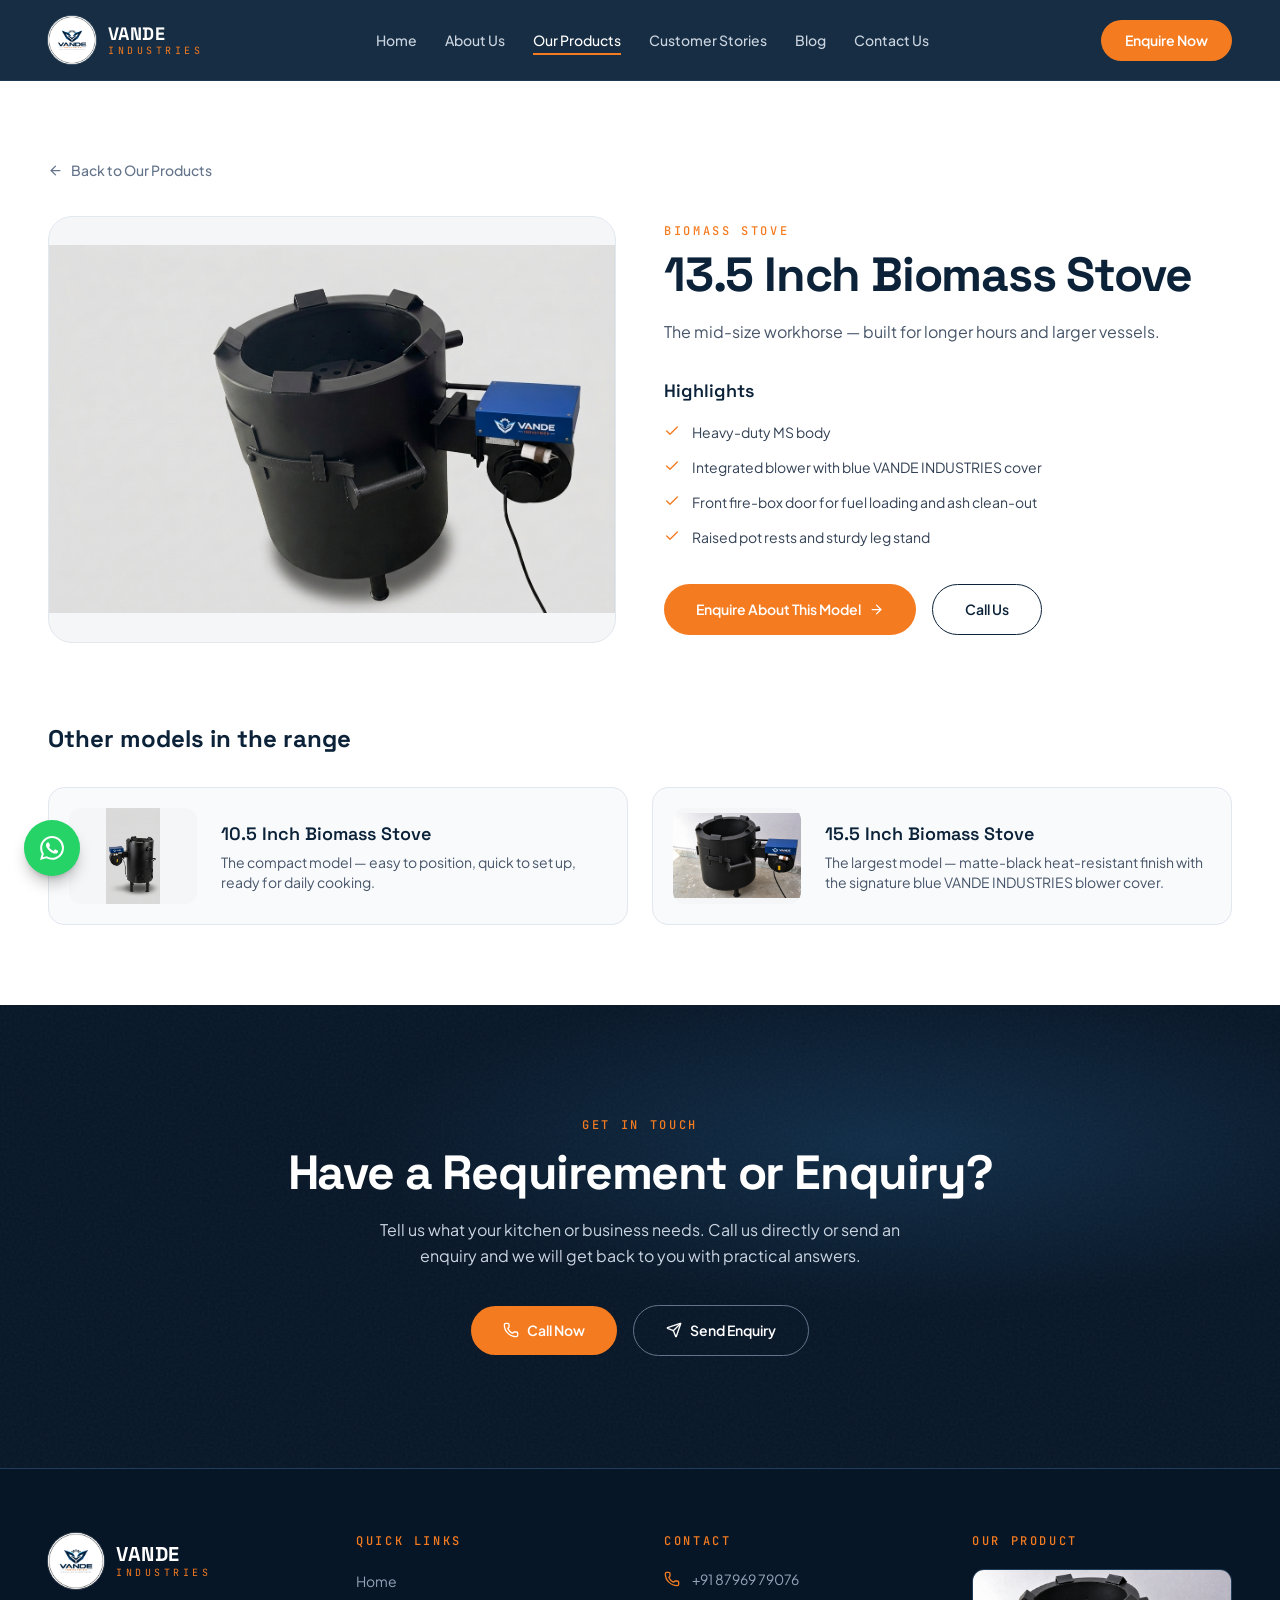
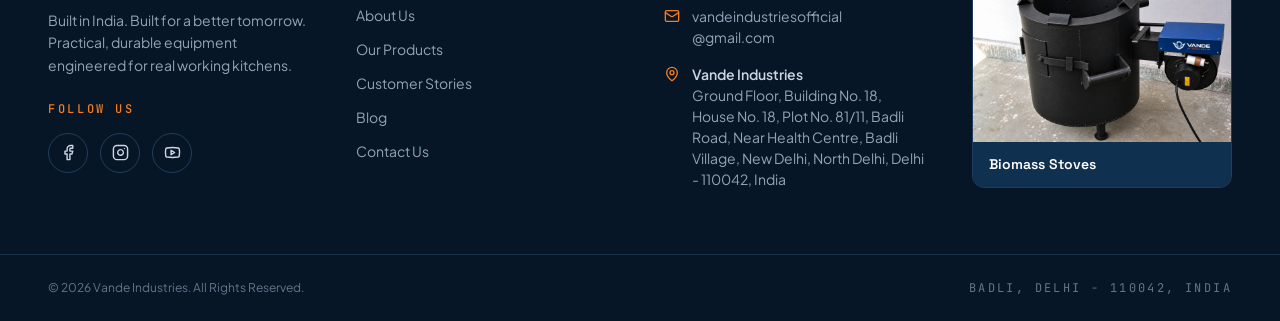
<file: produt-detail-pages/13.5inchbhati.html>
<!DOCTYPE html>
<html lang="en">
<head>
<meta charset="utf-8">
<meta name="viewport" content="width=device-width, initial-scale=1">
<meta name="theme-color" content="#0B2239">
<meta name="description" content="Vande Industries, Badli Delhi — makers of heavy-duty biomass-fired stoves in 10.5, 13.5 and 15.5 inch models for commercial and community cooking. Sustainable, practical industrial products built in India.">
<meta name="keywords" content="Vande Industries, biomass stove, sustainable solutions, industrial products, eco-friendly solutions, Delhi">
<meta property="og:title" content="Vande Industries | Biomass Stoves">
<meta property="og:description" content="Practical, durable, sustainable equipment built in India. Explore the biomass stove range by Vande Industries, Badli, Delhi.">
<meta property="og:type" content="website">
<meta name="twitter:card" content="summary_large_image">
<meta property="og:image" content="images/cleancooking-blog.png">
<link rel="icon" href="images/logoofvande.png">
<link rel="apple-touch-icon" href="images/logoofvande.png">
<title>Vande Industries | Biomass Stoves — Built in India</title>
<link rel="preconnect" href="https://fonts.googleapis.com">
<link rel="preconnect" href="https://fonts.gstatic.com" crossorigin>
<link href="https://fonts.googleapis.com/css2?family=Plus+Jakarta+Sans:wght@400;500;600;700&family=Space+Grotesk:wght@500;600;700&family=JetBrains+Mono:wght@400;500&display=swap" rel="stylesheet">

<style>
/* ============ RESET ============ */
*,*::before,*::after{box-sizing:border-box;border:0 solid #e5e7eb}
html{line-height:1.5;-webkit-text-size-adjust:100%;scroll-behavior:smooth}
body{margin:0;font-family:"Plus Jakarta Sans",sans-serif;background:#fff;color:hsl(222 47% 11%);-webkit-font-smoothing:antialiased;overflow-x:hidden}
h1,h2,h3,p,ul{margin:0;padding:0}
ul{list-style:none}
a{color:inherit;text-decoration:none}
img{display:block;max-width:100%;height:auto}
button{font:inherit;color:inherit;background:none;cursor:pointer;padding:0}
svg{display:block}
::selection{background:#F47B20;color:#fff}
:focus-visible{outline:2px solid #F47B20;outline-offset:3px;border-radius:2px}

/* ============ TOKENS ============ */
:root{
  --navy:#0B2239; --navy-deep:#071627; --navy-surface:#10304F; --navy-border:#213D5C; --navy-light:#173F63;
  --blaze:#F47B20; --blaze-hover:#E06A0F; --blaze-subtle:#FEF1E6;
  --slate-50:#f8fafc; --slate-200:#e2e8f0; --slate-300:#cbd5e1; --slate-400:#94a3b8;
  --slate-500:#64748b; --slate-600:#475569; --slate-700:#334155;
  --font-heading:"Space Grotesk",sans-serif; --font-mono:"JetBrains Mono",monospace;
}
.container-site{margin:0 auto;width:100%;max-width:80rem;padding:0 1.25rem}
@media(min-width:640px){.container-site{padding:0 2rem}}
@media(min-width:1024px){.container-site{padding:0 3rem}}
.eyebrow{font-family:var(--font-mono);font-size:.75rem;line-height:1rem;font-weight:500;text-transform:uppercase;letter-spacing:.22em;color:var(--blaze)}
.sr-only{position:absolute;width:1px;height:1px;margin:-1px;overflow:hidden;clip:rect(0,0,0,0);white-space:nowrap}
.sr-only:focus{position:absolute;left:1rem;top:1rem;z-index:60;width:auto;height:auto;margin:0;padding:.5rem 1rem;clip:auto;overflow:visible;background:var(--blaze);color:#fff;border-radius:.375rem}

/* ============ REVEAL ============ */
.reveal{opacity:0;transform:translateY(28px);transition:opacity .7s ease,transform .7s ease}
.reveal.in{opacity:1;transform:none}
@media(prefers-reduced-motion:reduce){.reveal{opacity:1;transform:none;transition:none}}

/* ============ HEADER ============ */
.header{position:fixed;left:0;right:0;top:0;z-index:50;border-bottom:1px solid rgba(33,61,92,.7);background:rgba(11,34,57,.95);-webkit-backdrop-filter:blur(12px);backdrop-filter:blur(12px)}
.nav{display:flex;height:5rem;align-items:center;justify-content:space-between}
.brand{display:flex;align-items:center;gap:.75rem}
.brand-logo{display:block;height:3rem;width:3rem;overflow:hidden;border-radius:9999px;background:#fff;box-shadow:0 0 0 1px rgba(255,255,255,.2)}
.brand-logo img{width:100%;height:100%;object-fit:cover}
.brand-text{display:flex;flex-direction:column;line-height:1.25}
@media(min-width:640px){.brand-text{display:flex}}
.brand-name{font-family:var(--font-heading);font-size:1.125rem;font-weight:700;letter-spacing:.025em;color:#fff}
.brand-sub{font-family:var(--font-mono);font-size:10px;text-transform:uppercase;letter-spacing:.35em;color:var(--blaze)}
.nav-links{display:none;align-items:center;gap:1.75rem}
@media(min-width:1024px){.nav-links{display:flex}}
.nav-link{position:relative;font-size:.875rem;line-height:1.25rem;font-weight:500;color:var(--slate-300);transition:color .3s}
.nav-link:hover,.nav-link.active{color:#fff}
.nav-link::after{content:"";position:absolute;left:0;bottom:-.375rem;height:.125rem;width:0;background:var(--blaze);transition:width .3s}
.nav-link:hover::after,.nav-link.active::after{width:100%}
.nav-actions{display:flex;align-items:center;gap:.75rem}
.btn-enquire{display:none;border-radius:9999px;background:var(--blaze);padding:.625rem 1.5rem;font-size:.875rem;font-weight:600;color:#fff;transition:background .3s}
.btn-enquire:hover{background:var(--blaze-hover)}
@media(min-width:1024px){.btn-enquire{display:inline-flex}}
.menu-toggle{display:inline-flex;height:2.75rem;width:2.75rem;align-items:center;justify-content:center;border:1px solid var(--navy-border);border-radius:9999px;color:#fff}
@media(min-width:1024px){.menu-toggle{display:none}}
.mobile-menu{display:none;border-top:1px solid rgba(33,61,92,.7);background:var(--navy)}
.mobile-menu.open{display:block}
@media(min-width:1024px){.mobile-menu{display:none!important}}
.mobile-menu ul{padding:1rem 0 1.5rem}
.mobile-menu a{display:block;padding:.75rem 0;font-size:.95rem;font-weight:500;color:var(--slate-300)}
.mobile-menu a.active,.mobile-menu a:hover{color:var(--blaze)}
.mobile-menu .btn-enquire{display:inline-flex;margin-top:.75rem;color:#fff}

/* ============ ARTICLE ============ */
.article{background:#fff;padding:9rem 0 5rem}
@media(min-width:640px){.article{padding-top:11rem}}
.article .container-site{max-width:48rem}
.back-link{display:inline-flex;align-items:center;gap:.5rem;font-size:.875rem;font-weight:500;color:var(--slate-500);transition:color .15s}
.back-link:hover{color:var(--blaze)}
.meta{margin-top:1.75rem;display:flex;flex-wrap:wrap;align-items:center;gap:.75rem;font-size:.75rem;line-height:1rem}
.chip{border-radius:9999px;background:var(--blaze-subtle);padding:.25rem .75rem;font-weight:500;color:var(--blaze)}
.meta time,.meta .read{color:var(--slate-400)}
.meta .read{display:inline-flex;align-items:center;gap:.375rem}
.article h1{margin-top:1.25rem;font-family:var(--font-heading);font-size:1.875rem;line-height:1.25;font-weight:700;letter-spacing:-.025em;color:var(--navy);text-wrap:balance}
@media(min-width:640px){.article h1{font-size:2.25rem;line-height:2.5rem}}
@media(min-width:1024px){.article h1{font-size:3rem;line-height:1}}
.hero-img{margin-top:2.25rem;overflow:hidden;border-radius:1.5rem}
.hero-img img{width:100%;aspect-ratio:16/8;object-fit:cover}
.prose{margin-top:2.5rem}
.prose>*+*{margin-top:1.5rem}
.prose p{font-size:1rem;line-height:1.85;color:var(--slate-700)}
.note-box{margin-top:3rem;border:1px solid var(--slate-200);border-radius:1rem;background:var(--slate-50);padding:1.75rem}
.note-box p{font-size:.875rem;line-height:1.625;color:var(--slate-600)}
.note-box a{font-weight:600;color:var(--blaze)}
.note-box a:hover{text-decoration:underline}
.note-box svg{display:inline;margin-left:.25rem;vertical-align:middle}

/* ============ MORE ARTICLES ============ */
.more{background:var(--slate-50);padding:4rem 0}
@media(min-width:640px){.more{padding:5rem 0}}
.more h2{font-family:var(--font-heading);font-size:1.5rem;line-height:2rem;font-weight:700;color:var(--navy)}
.cards{margin-top:2rem;display:grid;gap:1.5rem}
@media(min-width:768px){.cards{grid-template-columns:repeat(2,minmax(0,1fr))}}
.card{display:flex;height:100%;flex-direction:column;overflow:hidden;border:1px solid var(--slate-200);border-radius:1rem;background:#fff;box-shadow:0 1px 2px rgba(0,0,0,.05);transition:all .5s}
.card:hover{transform:translateY(-.375rem);box-shadow:0 20px 25px -5px rgba(0,0,0,.1),0 8px 10px -6px rgba(0,0,0,.1)}
.card-img{overflow:hidden}
.card-img img{width:100%;aspect-ratio:16/10;object-fit:contain;background:#F4F6F8;transition:transform .7s}
.card:hover .card-img img{transform:scale(1.05)}
.card-body{display:flex;flex:1;flex-direction:column;padding:1.5rem}
.card-meta{display:flex;align-items:center;gap:.75rem;font-size:.75rem}
.card-meta time{color:var(--slate-400)}
.card h3{margin-top:1rem;font-family:var(--font-heading);font-size:1.125rem;line-height:1.375;font-weight:600;color:var(--navy);transition:color .3s}
.card:hover h3{color:var(--blaze)}
.card p{margin-top:.625rem;flex:1;font-size:.875rem;line-height:1.625;color:var(--slate-600)}
.read-more{margin-top:1.25rem;display:inline-flex;align-items:center;gap:.5rem;font-size:.875rem;font-weight:600;color:var(--navy)}
.read-more svg{transition:transform .3s}
.card:hover .read-more svg{transform:translateX(.25rem)}

/* ============ PRODUCT DETAIL ============ */
.product{background:#fff;padding:8rem 0 5rem}
@media(min-width:640px){.product{padding-top:10rem}}
.product-grid{margin-top:2rem;display:grid;align-items:center;gap:3rem}
@media(min-width:1024px){.product-grid{grid-template-columns:repeat(2,minmax(0,1fr))}}
.product-img{overflow:hidden;border:1px solid var(--slate-200);border-radius:1.5rem;background:#F4F6F8}
.product-img img{width:100%;aspect-ratio:4/3;object-fit:contain}
.product h1{margin-top:.75rem;font-family:var(--font-heading);font-size:1.875rem;line-height:1.25;font-weight:700;letter-spacing:-.025em;color:var(--navy);text-wrap:balance}
@media(min-width:640px){.product h1{font-size:2.25rem;line-height:2.5rem}}
@media(min-width:1024px){.product h1{font-size:3rem;line-height:1}}
.product-tag{margin-top:1.25rem;max-width:36rem;font-size:1rem;line-height:1.625;color:var(--slate-600)}
.hl-title{margin-top:2rem;font-family:var(--font-heading);font-size:1.125rem;line-height:1.75rem;font-weight:600;color:var(--navy)}
.highlights{margin-top:1rem}
.highlights li{display:flex;align-items:flex-start;gap:.75rem;font-size:.875rem;line-height:1.625;color:var(--slate-700)}
.highlights li+li{margin-top:.75rem}
.highlights svg{margin-top:.125rem;flex-shrink:0;color:var(--blaze)}
.product-btns{margin-top:2.25rem;display:flex;flex-direction:column;gap:1rem}
@media(min-width:640px){.product-btns{flex-direction:row}}
.pbtn{display:inline-flex;align-items:center;justify-content:center;gap:.5rem;border-radius:9999px;padding:.875rem 2rem;font-size:.875rem;font-weight:600;transition:all .3s}
.pbtn-solid{background:var(--blaze);color:#fff}
.pbtn-solid:hover{background:var(--blaze-hover)}
.pbtn-solid svg{transition:transform .3s}
.pbtn-solid:hover svg{transform:translateX(.25rem)}
.pbtn-outline{border:1px solid var(--navy);color:var(--navy)}
.pbtn-outline:hover{background:var(--navy);color:#fff}
.related{margin-top:5rem}
.related h2{font-family:var(--font-heading);font-size:1.5rem;line-height:2rem;font-weight:700;color:var(--navy)}
.related-grid{margin-top:2rem;display:grid;gap:1.5rem}
@media(min-width:640px){.related-grid{grid-template-columns:repeat(2,minmax(0,1fr))}}
.related-card{display:flex;height:100%;align-items:center;gap:1.5rem;border:1px solid var(--slate-200);border-radius:1rem;background:var(--slate-50);padding:1.25rem;transition:all .3s}
.related-card:hover{transform:translateY(-.25rem);box-shadow:0 10px 15px -3px rgba(0,0,0,.1),0 4px 6px -4px rgba(0,0,0,.1)}
.related-card img{height:6rem;width:8rem;flex-shrink:0;border-radius:.75rem;background:#F4F6F8;object-fit:contain}
.related-card h3{font-family:var(--font-heading);font-size:1.125rem;line-height:1.75rem;font-weight:600;color:var(--navy);transition:color .3s}
.related-card:hover h3{color:var(--blaze)}
.related-card p{margin-top:.25rem;font-size:.875rem;line-height:1.25rem;color:var(--slate-600)}

/* ============ CTA ============ */
.cta{position:relative;overflow:hidden;background:var(--navy-deep)}
.cta::after{content:"";position:absolute;inset:0;pointer-events:none;opacity:.05;background-image:url("data:image/svg+xml,%3Csvg viewBox='0 0 200 200' xmlns='http://www.w3.org/2000/svg'%3E%3Cfilter id='n'%3E%3CfeTurbulence type='fractalNoise' baseFrequency='0.9' numOctaves='2'/%3E%3C/filter%3E%3Crect width='100%25' height='100%25' filter='url(%23n)'/%3E%3C/svg%3E")}
.spotlight{position:absolute;inset:0;background:radial-gradient(ellipse 60% 50% at 70% 30%,rgba(23,63,99,.55),transparent 70%)}
.cta-inner{position:relative;z-index:1;padding:5rem 0}
@media(min-width:640px){.cta-inner{padding:7rem 0}}
.cta-box{margin:0 auto;max-width:48rem;text-align:center}
.cta h2{margin-top:1rem;font-family:var(--font-heading);font-size:1.875rem;line-height:1.25;font-weight:700;letter-spacing:-.025em;color:#fff}
@media(min-width:640px){.cta h2{font-size:2.25rem;line-height:2.5rem}}
@media(min-width:1024px){.cta h2{font-size:3rem;line-height:1}}
.cta-text{margin:1.25rem auto 0;max-width:36rem;font-size:1rem;line-height:1.625;color:var(--slate-300)}
.cta-btns{margin-top:2.25rem;display:flex;flex-direction:column;align-items:center;justify-content:center;gap:1rem}
@media(min-width:640px){.cta-btns{flex-direction:row}}
.btn{display:inline-flex;width:100%;align-items:center;justify-content:center;gap:.5rem;border-radius:9999px;padding:.875rem 2rem;font-size:.875rem;font-weight:600;color:#fff;transition:all .3s}
@media(min-width:640px){.btn{width:auto}}
.btn-solid{background:var(--blaze)}
.btn-solid:hover{background:var(--blaze-hover)}
.btn-outline{border:1px solid var(--slate-500)}
.btn-outline:hover{border-color:var(--blaze);color:var(--blaze)}

/* ============ FOOTER ============ */
.footer{border-top:1px solid var(--navy-border);background:var(--navy-deep);color:var(--slate-300)}
.footer-grid{display:grid;gap:3rem;padding:4rem 1.25rem}
@media(min-width:640px){.footer-grid{padding-left:2rem;padding-right:2rem}}
@media(min-width:768px){.footer-grid{grid-template-columns:repeat(2,minmax(0,1fr))}}
@media(min-width:1024px){.footer-grid{grid-template-columns:repeat(4,minmax(0,1fr));padding-left:3rem;padding-right:3rem}}
.footer .brand-logo{height:3.5rem;width:3.5rem}
.footer .brand-name{font-size:1.25rem}
.footer-tag{margin-top:1.25rem;max-width:20rem;font-size:.875rem;line-height:1.625;color:var(--slate-400)}
.footer h3.eyebrow{margin-bottom:1.25rem}
.socials{display:flex;align-items:center;gap:.75rem}
.social{display:flex;height:2.5rem;width:2.5rem;align-items:center;justify-content:center;border:1px solid var(--navy-border);border-radius:9999px;color:var(--slate-300);transition:all .3s}
.social:hover{transform:translateY(-.125rem);border-color:var(--blaze);background:var(--blaze);color:#fff}
.footer-links li+li{margin-top:.625rem}
.footer-links a{font-size:.875rem;color:var(--slate-400);transition:color .3s}
.footer-links a:hover{color:var(--blaze)}
.contact-list{font-size:.875rem}
.contact-list li+li{margin-top:1rem}
.contact-list li,.contact-list a{display:flex;align-items:flex-start;gap:.75rem;color:var(--slate-400)}
.contact-list a{transition:color .3s}
.contact-list a:hover{color:var(--blaze)}
.contact-list svg{margin-top:.125rem;flex-shrink:0;color:var(--blaze)}
.contact-list strong{font-weight:600;color:var(--slate-300)}
.product-link{display:block;overflow:hidden;border:1px solid var(--navy-border);border-radius:.75rem}
.product-link img{width:100%;object-fit:contain;transition:transform .5s}
.product-link:hover img{transform:scale(1.05)}
.product-link span{display:block;background:var(--navy-surface);padding:.75rem 1rem;font-family:var(--font-heading);font-size:.875rem;font-weight:600;color:#fff}
.footer-bottom{border-top:1px solid rgba(33,61,92,.7)}
.footer-bottom .container-site{display:flex;flex-direction:column;align-items:center;justify-content:space-between;gap:.75rem;padding-top:1.5rem;padding-bottom:1.5rem;font-size:.75rem;color:var(--slate-500)}
@media(min-width:640px){.footer-bottom .container-site{flex-direction:row}}
.footer-bottom .loc{font-family:var(--font-mono);text-transform:uppercase;letter-spacing:.2em}

/* ============ WHATSAPP ============ */
.whatsapp{position:fixed;bottom:1.5rem;left:1.5rem;z-index:50;display:flex;height:3.5rem;width:3.5rem;align-items:center;justify-content:center;border-radius:9999px;background:#25D366;color:#fff;box-shadow:0 10px 15px -3px rgba(0,0,0,.25),0 4px 6px -4px rgba(0,0,0,.25);transition:box-shadow .3s}
.whatsapp:hover{box-shadow:0 20px 25px -5px rgba(0,0,0,.25),0 8px 10px -6px rgba(0,0,0,.25)}
.whatsapp .ping{position:absolute;inset:0;z-index:-1;border-radius:9999px;background:#25D366;opacity:.2;animation:ping 1s cubic-bezier(0,0,.2,1) infinite}
@keyframes ping{75%,100%{transform:scale(2);opacity:0}}
</style>
</head>

<body>
<!-- =====================================================================
  IMAGES: Sirf neeche wale 5 URLs ko apne image URLs se replace kijiye.
  (Script ke andar IMAGES object mein — file ke bilkul end mein.)
  ===================================================================== -->

<div id="root">

<!-- ================= HEADER ================= -->
<header class="header">
  <a href="#main-content" class="sr-only">Skip to content</a>
  <nav class="container-site nav" aria-label="Main navigation">
    <a class="brand" href="/" aria-label="Vande Industries home">
      <span class="brand-logo"><img data-img="logo" alt="Vande Industries logo" src="../images/logoofvande.png"></span>
      <span class="brand-text">
        <span class="brand-name">VANDE</span>
        <span class="brand-sub">Industries</span>
      </span>
    </a>

    <ul class="nav-links">
      <li><a class="nav-link" href="/">Home</a></li>
      <li><a class="nav-link" href="../about.html">About Us</a></li>
      <li><a class="nav-link active" href="../products.html" aria-current="page">Our Products</a></li>
      <li><a class="nav-link" href="../stories.html">Customer Stories</a></li>
      <li><a class="nav-link" href="../blog.html">Blog</a></li>
      <li><a class="nav-link" href="../contact.html">Contact Us</a></li>
    </ul>

    <div class="nav-actions">
      <a class="btn-enquire" href="../contact.html">Enquire Now</a>
      <button type="button" id="menuToggle" class="menu-toggle" aria-label="Open menu" aria-expanded="false">
        <svg id="iconMenu" xmlns="http://www.w3.org/2000/svg" width="20" height="20" viewBox="0 0 24 24" fill="none" stroke="currentColor" stroke-width="2" stroke-linecap="round" stroke-linejoin="round"><path d="M4 12h16"/><path d="M4 18h16"/><path d="M4 6h16"/></svg>
        <svg id="iconClose" style="display:none" xmlns="http://www.w3.org/2000/svg" width="20" height="20" viewBox="0 0 24 24" fill="none" stroke="currentColor" stroke-width="2" stroke-linecap="round" stroke-linejoin="round"><path d="M18 6 6 18"/><path d="m6 6 12 12"/></svg>
      </button>
    </div>
  </nav>

  <div id="mobileMenu" class="mobile-menu">
    <div class="container-site">
      <ul>
        <li><a href="/">Home</a></li>
        <li><a href="../about.html">About Us</a></li>
        <li><a class="active" href="../products.html">Our Products</a></li>
        <li><a href="../stories.html">Customer Stories</a></li>
        <li><a href="../blog.html">Blog</a></li>
        <li><a href="../contact.html">Contact Us</a></li>
        <li><a class="btn-enquire" href="../contact.html">Enquire Now</a></li>
      </ul>
    </div>
  </div>
</header>

<main id="main-content">

<!-- ================= PRODUCT DETAIL ================= -->
<article class="product">
  <div class="container-site">
    <div class="reveal">
      <a class="back-link" href="../products.html">
        <svg xmlns="http://www.w3.org/2000/svg" width="15" height="15" viewBox="0 0 24 24" fill="none" stroke="currentColor" stroke-width="2" stroke-linecap="round" stroke-linejoin="round"><path d="m12 19-7-7 7-7"/><path d="M19 12H5"/></svg>
        Back to Our Products
      </a>
    </div>

    <div class="product-grid">
      <div class="reveal">
        <div class="product-img">
          <img data-img="productMain" alt="13.5 Inch Biomass Stove by Vande Industries" src="../images/13.5inchbhatii.png">
        </div>
      </div>

      <div>
        <div class="reveal">
          <p class="eyebrow">Biomass Stove</p>
          <h1>13.5 Inch Biomass Stove</h1>
          <p class="product-tag">The mid-size workhorse — built for longer hours and larger vessels.</p>
        </div>

        <div class="reveal">
          <h2 class="hl-title">Highlights</h2>
          <ul class="highlights">
            <li><svg xmlns="http://www.w3.org/2000/svg" width="16" height="16" viewBox="0 0 24 24" fill="none" stroke="currentColor" stroke-width="2" stroke-linecap="round" stroke-linejoin="round"><path d="M20 6 9 17l-5-5"/></svg>Heavy-duty MS body</li>
            <li><svg xmlns="http://www.w3.org/2000/svg" width="16" height="16" viewBox="0 0 24 24" fill="none" stroke="currentColor" stroke-width="2" stroke-linecap="round" stroke-linejoin="round"><path d="M20 6 9 17l-5-5"/></svg>Integrated blower with blue VANDE INDUSTRIES cover</li>
            <li><svg xmlns="http://www.w3.org/2000/svg" width="16" height="16" viewBox="0 0 24 24" fill="none" stroke="currentColor" stroke-width="2" stroke-linecap="round" stroke-linejoin="round"><path d="M20 6 9 17l-5-5"/></svg>Front fire-box door for fuel loading and ash clean-out</li>
            <li><svg xmlns="http://www.w3.org/2000/svg" width="16" height="16" viewBox="0 0 24 24" fill="none" stroke="currentColor" stroke-width="2" stroke-linecap="round" stroke-linejoin="round"><path d="M20 6 9 17l-5-5"/></svg>Raised pot rests and sturdy leg stand</li>
          </ul>
        </div>

        <div class="reveal">
          <div class="product-btns">
            <a class="pbtn pbtn-solid" href="../contact.html">Enquire About This Model<svg xmlns="http://www.w3.org/2000/svg" width="15" height="15" viewBox="0 0 24 24" fill="none" stroke="currentColor" stroke-width="2" stroke-linecap="round" stroke-linejoin="round"><path d="M5 12h14"/><path d="m12 5 7 7-7 7"/></svg></a>
            <a class="pbtn pbtn-outline" href="tel:8796979076">Call Us</a>
          </div>
        </div>
      </div>
    </div>

    <div class="related">
      <h2>Other models in the range</h2>
      <div class="related-grid">
        <div class="reveal">
          <a class="related-card" href="../produt-detail-pages/10.5inchbhati.html">
            <img data-img="related1" loading="lazy" alt="10.5 Inch Biomass Stove by Vande Industries" src="../images/10.5inchbh.png">
            <div>
              <h3>10.5 Inch Biomass Stove</h3>
              <p>The compact model — easy to position, quick to set up, ready for daily cooking.</p>
            </div>
          </a>
        </div>
        <div class="reveal">
          <a class="related-card" href="../produt-detail-pages/15.5inchbhati.html">
            <img data-img="related2" loading="lazy" alt="15.5 Inch Biomass Stove by Vande Industries" src="../images/15.5inchbhatti.png">
            <div>
              <h3>15.5 Inch Biomass Stove</h3>
              <p>The largest model — matte-black heat-resistant finish with the signature blue VANDE INDUSTRIES blower cover.</p>
            </div>
          </a>
        </div>
      </div>
    </div>
  </div>
</article>

<!-- ================= CTA ================= -->
<section class="cta">
  <div class="spotlight"></div>
  <div class="container-site cta-inner">
    <div class="cta-box">
      <div class="reveal">
        <p class="eyebrow">Get In Touch</p>
        <h2>Have a Requirement or Enquiry?</h2>
        <p class="cta-text">Tell us what your kitchen or business needs. Call us directly or send an enquiry and we will get back to you with practical answers.</p>
      </div>
      <div class="reveal cta-btns">
        <a href="tel:8796979076" class="btn btn-solid">
          <svg xmlns="http://www.w3.org/2000/svg" width="16" height="16" viewBox="0 0 24 24" fill="none" stroke="currentColor" stroke-width="2" stroke-linecap="round" stroke-linejoin="round"><path d="M13.832 16.568a1 1 0 0 0 1.213-.303l.355-.465A2 2 0 0 1 17 15h3a2 2 0 0 1 2 2v3a2 2 0 0 1-2 2A18 18 0 0 1 2 4a2 2 0 0 1 2-2h3a2 2 0 0 1 2 2v3a2 2 0 0 1-.8 1.6l-.468.351a1 1 0 0 0-.292 1.233 14 14 0 0 0 6.392 6.384"/></svg>
          Call Now
        </a>
        <a href="../contact.html" class="btn btn-outline">
          <svg xmlns="http://www.w3.org/2000/svg" width="16" height="16" viewBox="0 0 24 24" fill="none" stroke="currentColor" stroke-width="2" stroke-linecap="round" stroke-linejoin="round"><path d="M14.536 21.686a.5.5 0 0 0 .937-.024l6.5-19a.496.496 0 0 0-.635-.635l-19 6.5a.5.5 0 0 0-.024.937l7.93 3.18a2 2 0 0 1 1.112 1.11z"/><path d="m21.854 2.147-10.94 10.939"/></svg>
          Send Enquiry
        </a>
      </div>
    </div>
  </div>
</section>

</main>

<!-- ================= FOOTER ================= -->
<footer class="footer">
  <div class="container-site footer-grid" style="max-width:80rem;margin:0 auto">

    <div>
      <div class="brand">
        <span class="brand-logo"><img data-img="logo" alt="Vande Industries logo" src="../images/logoofvande.png"></span>
        <span class="brand-text" style="display:flex">
          <span class="brand-name">VANDE</span>
          <span class="brand-sub">Industries</span>
        </span>
      </div>
      <p class="footer-tag">Built in India. Built for a better tomorrow. Practical, durable equipment engineered for real working kitchens.</p>
      <div style="margin-top:1.5rem">
        <h3 class="eyebrow" style="margin-bottom:1rem">Follow Us</h3>
        <div class="socials">
          <a class="social" href="https://www.facebook.com/VandeIndustriesofficial" target="_blank" rel="noopener noreferrer" aria-label="Visit VANDE INDUSTRIES on Facebook" title="Visit VANDE INDUSTRIES on Facebook">
            <svg xmlns="http://www.w3.org/2000/svg" width="17" height="17" viewBox="0 0 24 24" fill="none" stroke="currentColor" stroke-width="2" stroke-linecap="round" stroke-linejoin="round"><path d="M18 2h-3a5 5 0 0 0-5 5v3H7v4h3v8h4v-8h3l1-4h-4V7a1 1 0 0 1 1-1h3z"/></svg>
          </a>
          <a class="social" href="https://www.instagram.com/bharatbiostove" target="_blank" rel="noopener noreferrer" aria-label="Visit Bharat Bio-Stove on Instagram" title="Visit Bharat Bio-Stove on Instagram">
            <svg xmlns="http://www.w3.org/2000/svg" width="17" height="17" viewBox="0 0 24 24" fill="none" stroke="currentColor" stroke-width="2" stroke-linecap="round" stroke-linejoin="round"><rect width="20" height="20" x="2" y="2" rx="5" ry="5"/><path d="M16 11.37A4 4 0 1 1 12.63 8 4 4 0 0 1 16 11.37z"/><line x1="17.5" x2="17.51" y1="6.5" y2="6.5"/></svg>
          </a>
          <a class="social" href="https://www.youtube.com/@VandeIndustries" target="_blank" rel="noopener noreferrer" aria-label="Subscribe to VANDE INDUSTRIES on YouTube" title="Subscribe to VANDE INDUSTRIES on YouTube">
            <svg xmlns="http://www.w3.org/2000/svg" width="17" height="17" viewBox="0 0 24 24" fill="none" stroke="currentColor" stroke-width="2" stroke-linecap="round" stroke-linejoin="round"><path d="M2.5 17a24.12 24.12 0 0 1 0-10 2 2 0 0 1 1.4-1.4 49.56 49.56 0 0 1 16.2 0A2 2 0 0 1 21.5 7a24.12 24.12 0 0 1 0 10 2 2 0 0 1-1.4 1.4 49.55 49.55 0 0 1-16.2 0A2 2 0 0 1 2.5 17"/><path d="m10 15 5-3-5-3z"/></svg>
          </a>
        </div>
      </div>
    </div>

    <nav aria-label="Footer navigation">
      <h3 class="eyebrow">Quick Links</h3>
      <ul class="footer-links">
        <li><a href="/">Home</a></li>
        <li><a href="../about.html">About Us</a></li>
        <li><a href="../products.html">Our Products</a></li>
        <li><a href="../stories.html">Customer Stories</a></li>
        <li><a href="../blog.html">Blog</a></li>
        <li><a href="../contact.html">Contact Us</a></li>
      </ul>
    </nav>

    <div>
      <h3 class="eyebrow">Contact</h3>
      <ul class="contact-list">
        <li><a href="tel:8796979076">
          <svg xmlns="http://www.w3.org/2000/svg" width="16" height="16" viewBox="0 0 24 24" fill="none" stroke="currentColor" stroke-width="2" stroke-linecap="round" stroke-linejoin="round"><path d="M13.832 16.568a1 1 0 0 0 1.213-.303l.355-.465A2 2 0 0 1 17 15h3a2 2 0 0 1 2 2v3a2 2 0 0 1-2 2A18 18 0 0 1 2 4a2 2 0 0 1 2-2h3a2 2 0 0 1 2 2v3a2 2 0 0 1-.8 1.6l-.468.351a1 1 0 0 0-.292 1.233 14 14 0 0 0 6.392 6.384"/></svg>
          +91 87969 79076</a></li>
        <li><a href="mailto:vandeindustriesofficial@gmail.com">
          <svg xmlns="http://www.w3.org/2000/svg" width="16" height="16" viewBox="0 0 24 24" fill="none" stroke="currentColor" stroke-width="2" stroke-linecap="round" stroke-linejoin="round"><path d="m22 7-8.991 5.727a2 2 0 0 1-2.009 0L2 7"/><rect x="2" y="4" width="20" height="16" rx="2"/></svg>
          <span style="min-width:0">vandeindustriesofficial<wbr>@gmail.com</span></a></li>
        <li>
          <svg xmlns="http://www.w3.org/2000/svg" width="16" height="16" viewBox="0 0 24 24" fill="none" stroke="currentColor" stroke-width="2" stroke-linecap="round" stroke-linejoin="round"><path d="M20 10c0 4.993-5.539 10.193-7.399 11.799a1 1 0 0 1-1.202 0C9.539 20.193 4 14.993 4 10a8 8 0 0 1 16 0"/><circle cx="12" cy="10" r="3"/></svg>
          <span><strong>Vande Industries</strong><br>Ground Floor, Building No. 18, House No. 18, Plot No. 81/11, Badli Road, Near Health Centre, Badli Village, New Delhi, North Delhi, Delhi - 110042, India</span>
        </li>
      </ul>
    </div>

    <div>
      <h3 class="eyebrow">Our Product</h3>
      <a class="product-link" href="../products.html">
        <img data-img="product" loading="lazy" alt="Biomass Stove by Vande Industries" src="../images/cleancooking-blog.png">
        <span>Biomass Stoves</span>
      </a>
    </div>
  </div>

  <div class="footer-bottom">
    <div class="container-site">
      <p>© 2026 Vande Industries. All Rights Reserved.</p>
      <p class="loc">Badli, Delhi - 110042, India</p>
    </div>
  </div>
</footer>

<!-- ================= WHATSAPP ================= -->
<a href="https://wa.me/918796979076?text=Hello%20Vande%20Industries%2C%20I%20would%20like%20to%20know%20more%20about%20your%20biomass%20stove%20range." target="_blank" rel="noopener noreferrer" class="whatsapp" aria-label="Chat with Vande Industries on WhatsApp">
  <svg viewBox="0 0 24 24" width="24" height="24" fill="currentColor" aria-hidden="true"><path d="M17.472 14.382c-.297-.149-1.758-.867-2.03-.967-.273-.099-.471-.148-.67.15-.197.297-.767.966-.94 1.164-.173.199-.347.223-.644.075-.297-.15-1.255-.463-2.39-1.475-.883-.788-1.48-1.761-1.653-2.059-.173-.297-.018-.458.13-.606.134-.133.297-.347.446-.52.149-.174.198-.298.297-.497.1-.198.05-.371-.025-.52-.074-.149-.669-1.612-.916-2.207-.242-.579-.487-.5-.669-.51-.173-.008-.371-.01-.57-.01-.198 0-.52.074-.792.372-.272.297-1.04 1.016-1.04 2.479 0 1.462 1.065 2.875 1.213 3.074.149.198 2.096 3.2 5.077 4.487.709.306 1.262.489 1.694.625.712.227 1.36.195 1.871.118.571-.085 1.758-.719 2.006-1.413.248-.694.248-1.289.173-1.413-.074-.124-.272-.198-.57-.347m-5.421 7.403h-.004a9.87 9.87 0 0 1-5.031-1.378l-.361-.214-3.741.982.998-3.648-.235-.374a9.86 9.86 0 0 1-1.51-5.26c.001-5.45 4.436-9.884 9.888-9.884 2.64 0 5.122 1.03 6.988 2.898a9.825 9.825 0 0 1 2.893 6.994c-.003 5.45-4.437 9.884-9.885 9.884m8.413-18.297A11.815 11.815 0 0 0 12.05 0C5.495 0 .16 5.335.157 11.892c0 2.096.547 4.142 1.588 5.945L.057 24l6.305-1.654a11.882 11.882 0 0 0 5.683 1.448h.005c6.554 0 11.89-5.335 11.893-11.893a11.821 11.821 0 0 0-3.48-8.413Z"/></svg>
  <span class="ping"></span>
</a>

</div>

<script>
/* =====================================================================
   1) APNI IMAGES YAHAN LAGAYEIN
   Har ke aage "" ke andar apna image URL paste kijiye.
   Khaali chhodoge to placeholder image dikhegi.
   ===================================================================== */
const IMAGES = {
  logo:        "",  // Logo (navbar + footer, round crop hota hai)    ~ square image
  productMain: "",  // 13.5 inch stove ki badi image (4:3)             ~ 1200x900
  related1:    "",  // "Other models" card 1 - 10.5 inch (8rem x 6rem)  ~ 256x192
  related2:    "",  // "Other models" card 2 - 15.5 inch (8rem x 6rem)  ~ 256x192
  product:     ""   // Footer wali "Biomass Stoves" image              ~ 600x450
};

document.querySelectorAll("[data-img]").forEach(function (img) {
  var url = IMAGES[img.getAttribute("data-img")];
  if (url) img.src = url;
});

/* ============ 2) MOBILE MENU ============ */
(function () {
  var btn = document.getElementById("menuToggle");
  var menu = document.getElementById("mobileMenu");
  var iconMenu = document.getElementById("iconMenu");
  var iconClose = document.getElementById("iconClose");
  function setOpen(open) {
    menu.classList.toggle("open", open);
    btn.setAttribute("aria-expanded", String(open));
    btn.setAttribute("aria-label", open ? "Close menu" : "Open menu");
    iconMenu.style.display = open ? "none" : "block";
    iconClose.style.display = open ? "block" : "none";
  }
  btn.addEventListener("click", function () { setOpen(!menu.classList.contains("open")); });
  menu.querySelectorAll("a").forEach(function (a) { a.addEventListener("click", function () { setOpen(false); }); });
  window.addEventListener("resize", function () { if (window.innerWidth >= 1024) setOpen(false); });
})();

/* ============ 3) SCROLL REVEAL ============ */
(function () {
  var items = document.querySelectorAll(".reveal");
  if (!("IntersectionObserver" in window)) { items.forEach(function (el) { el.classList.add("in"); }); return; }
  var io = new IntersectionObserver(function (entries) {
    entries.forEach(function (e) {
      if (e.isIntersecting) { e.target.classList.add("in"); io.unobserve(e.target); }
    });
  }, { threshold: 0.12, rootMargin: "0px 0px -40px 0px" });
  items.forEach(function (el) { io.observe(el); });
})();
</script>
</body>
</html>
</file>
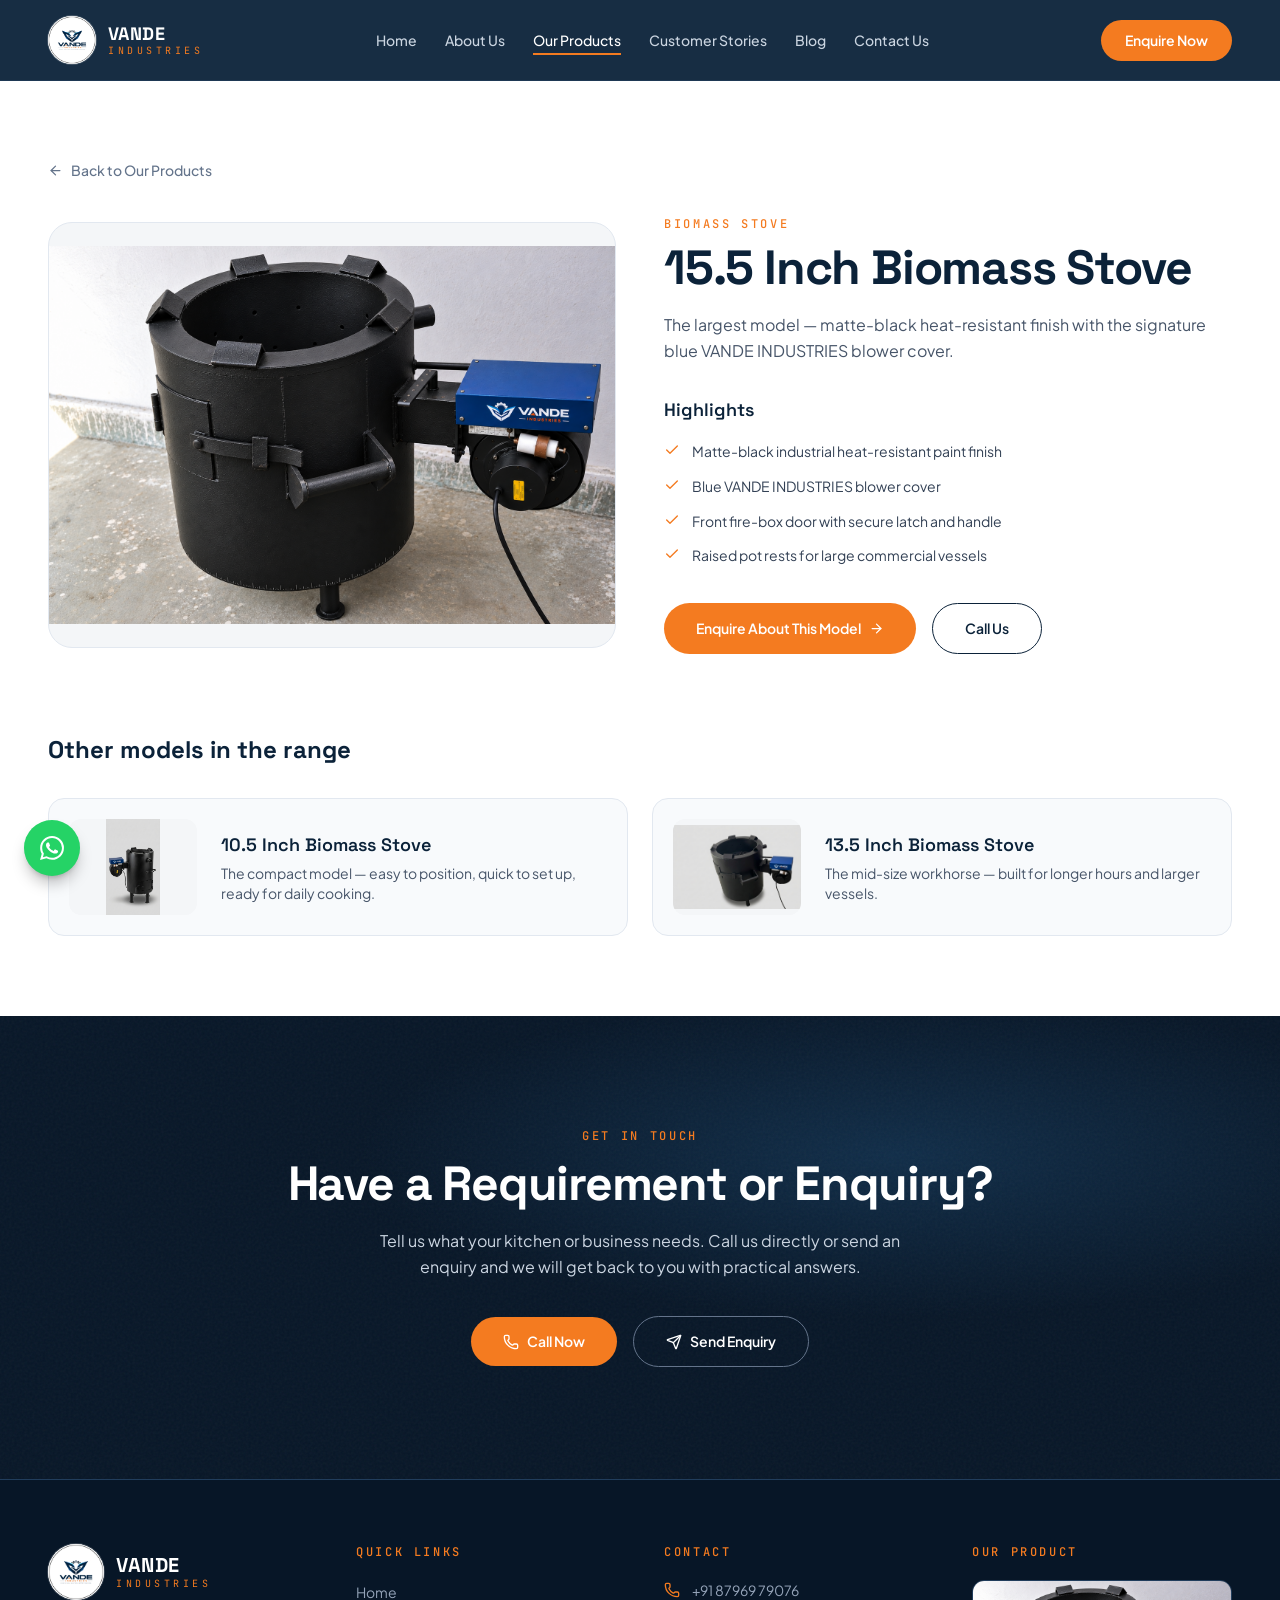
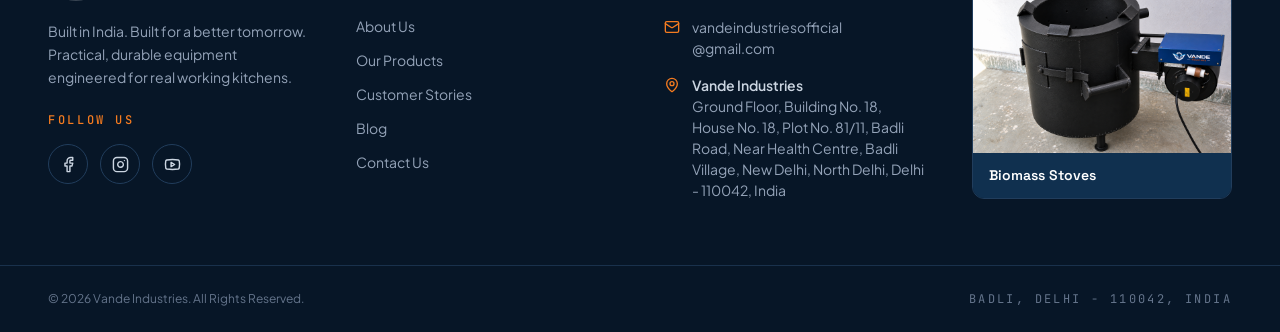
<file: produt-detail-pages/15.5inchbhati.html>
<!DOCTYPE html>
<html lang="en">
<head>
<meta charset="utf-8">
<meta name="viewport" content="width=device-width, initial-scale=1">
<meta name="theme-color" content="#0B2239">
<meta name="description" content="Vande Industries, Badli Delhi — makers of heavy-duty biomass-fired stoves in 10.5, 13.5 and 15.5 inch models for commercial and community cooking. Sustainable, practical industrial products built in India.">
<meta name="keywords" content="Vande Industries, biomass stove, sustainable solutions, industrial products, eco-friendly solutions, Delhi">
<meta property="og:title" content="Vande Industries | Biomass Stoves">
<meta property="og:description" content="Practical, durable, sustainable equipment built in India. Explore the biomass stove range by Vande Industries, Badli, Delhi.">
<meta property="og:type" content="website">
<meta name="twitter:card" content="summary_large_image">
<meta property="og:image" content="../images/cleancooking-blog.png">
<link rel="icon" href="../images/logoofvande.png">
<link rel="apple-touch-icon" href="../images/logoofvande.png">
<title>Vande Industries | Biomass Stoves — Built in India</title>
<link rel="preconnect" href="https://fonts.googleapis.com">
<link rel="preconnect" href="https://fonts.gstatic.com" crossorigin>
<link href="https://fonts.googleapis.com/css2?family=Plus+Jakarta+Sans:wght@400;500;600;700&family=Space+Grotesk:wght@500;600;700&family=JetBrains+Mono:wght@400;500&display=swap" rel="stylesheet">

<style>
/* ============ RESET ============ */
*,*::before,*::after{box-sizing:border-box;border:0 solid #e5e7eb}
html{line-height:1.5;-webkit-text-size-adjust:100%;scroll-behavior:smooth}
body{margin:0;font-family:"Plus Jakarta Sans",sans-serif;background:#fff;color:hsl(222 47% 11%);-webkit-font-smoothing:antialiased;overflow-x:hidden}
h1,h2,h3,p,ul{margin:0;padding:0}
ul{list-style:none}
a{color:inherit;text-decoration:none}
img{display:block;max-width:100%;height:auto}
button{font:inherit;color:inherit;background:none;cursor:pointer;padding:0}
svg{display:block}
::selection{background:#F47B20;color:#fff}
:focus-visible{outline:2px solid #F47B20;outline-offset:3px;border-radius:2px}

/* ============ TOKENS ============ */
:root{
  --navy:#0B2239; --navy-deep:#071627; --navy-surface:#10304F; --navy-border:#213D5C; --navy-light:#173F63;
  --blaze:#F47B20; --blaze-hover:#E06A0F; --blaze-subtle:#FEF1E6;
  --slate-50:#f8fafc; --slate-200:#e2e8f0; --slate-300:#cbd5e1; --slate-400:#94a3b8;
  --slate-500:#64748b; --slate-600:#475569; --slate-700:#334155;
  --font-heading:"Space Grotesk",sans-serif; --font-mono:"JetBrains Mono",monospace;
}
.container-site{margin:0 auto;width:100%;max-width:80rem;padding:0 1.25rem}
@media(min-width:640px){.container-site{padding:0 2rem}}
@media(min-width:1024px){.container-site{padding:0 3rem}}
.eyebrow{font-family:var(--font-mono);font-size:.75rem;line-height:1rem;font-weight:500;text-transform:uppercase;letter-spacing:.22em;color:var(--blaze)}
.sr-only{position:absolute;width:1px;height:1px;margin:-1px;overflow:hidden;clip:rect(0,0,0,0);white-space:nowrap}
.sr-only:focus{position:absolute;left:1rem;top:1rem;z-index:60;width:auto;height:auto;margin:0;padding:.5rem 1rem;clip:auto;overflow:visible;background:var(--blaze);color:#fff;border-radius:.375rem}

/* ============ REVEAL ============ */
.reveal{opacity:0;transform:translateY(28px);transition:opacity .7s ease,transform .7s ease}
.reveal.in{opacity:1;transform:none}
@media(prefers-reduced-motion:reduce){.reveal{opacity:1;transform:none;transition:none}}

/* ============ HEADER ============ */
.header{position:fixed;left:0;right:0;top:0;z-index:50;border-bottom:1px solid rgba(33,61,92,.7);background:rgba(11,34,57,.95);-webkit-backdrop-filter:blur(12px);backdrop-filter:blur(12px)}
.nav{display:flex;height:5rem;align-items:center;justify-content:space-between}
.brand{display:flex;align-items:center;gap:.75rem}
.brand-logo{display:block;height:3rem;width:3rem;overflow:hidden;border-radius:9999px;background:#fff;box-shadow:0 0 0 1px rgba(255,255,255,.2)}
.brand-logo img{width:100%;height:100%;object-fit:cover}
.brand-text{display:flex;flex-direction:column;line-height:1.25}
@media(min-width:640px){.brand-text{display:flex}}
.brand-name{font-family:var(--font-heading);font-size:1.125rem;font-weight:700;letter-spacing:.025em;color:#fff}
.brand-sub{font-family:var(--font-mono);font-size:10px;text-transform:uppercase;letter-spacing:.35em;color:var(--blaze)}
.nav-links{display:none;align-items:center;gap:1.75rem}
@media(min-width:1024px){.nav-links{display:flex}}
.nav-link{position:relative;font-size:.875rem;line-height:1.25rem;font-weight:500;color:var(--slate-300);transition:color .3s}
.nav-link:hover,.nav-link.active{color:#fff}
.nav-link::after{content:"";position:absolute;left:0;bottom:-.375rem;height:.125rem;width:0;background:var(--blaze);transition:width .3s}
.nav-link:hover::after,.nav-link.active::after{width:100%}
.nav-actions{display:flex;align-items:center;gap:.75rem}
.btn-enquire{display:none;border-radius:9999px;background:var(--blaze);padding:.625rem 1.5rem;font-size:.875rem;font-weight:600;color:#fff;transition:background .3s}
.btn-enquire:hover{background:var(--blaze-hover)}
@media(min-width:1024px){.btn-enquire{display:inline-flex}}
.menu-toggle{display:inline-flex;height:2.75rem;width:2.75rem;align-items:center;justify-content:center;border:1px solid var(--navy-border);border-radius:9999px;color:#fff}
@media(min-width:1024px){.menu-toggle{display:none}}
.mobile-menu{display:none;border-top:1px solid rgba(33,61,92,.7);background:var(--navy)}
.mobile-menu.open{display:block}
@media(min-width:1024px){.mobile-menu{display:none!important}}
.mobile-menu ul{padding:1rem 0 1.5rem}
.mobile-menu a{display:block;padding:.75rem 0;font-size:.95rem;font-weight:500;color:var(--slate-300)}
.mobile-menu a.active,.mobile-menu a:hover{color:var(--blaze)}
.mobile-menu .btn-enquire{display:inline-flex;margin-top:.75rem;color:#fff}

/* ============ ARTICLE ============ */
.article{background:#fff;padding:9rem 0 5rem}
@media(min-width:640px){.article{padding-top:11rem}}
.article .container-site{max-width:48rem}
.back-link{display:inline-flex;align-items:center;gap:.5rem;font-size:.875rem;font-weight:500;color:var(--slate-500);transition:color .15s}
.back-link:hover{color:var(--blaze)}
.meta{margin-top:1.75rem;display:flex;flex-wrap:wrap;align-items:center;gap:.75rem;font-size:.75rem;line-height:1rem}
.chip{border-radius:9999px;background:var(--blaze-subtle);padding:.25rem .75rem;font-weight:500;color:var(--blaze)}
.meta time,.meta .read{color:var(--slate-400)}
.meta .read{display:inline-flex;align-items:center;gap:.375rem}
.article h1{margin-top:1.25rem;font-family:var(--font-heading);font-size:1.875rem;line-height:1.25;font-weight:700;letter-spacing:-.025em;color:var(--navy);text-wrap:balance}
@media(min-width:640px){.article h1{font-size:2.25rem;line-height:2.5rem}}
@media(min-width:1024px){.article h1{font-size:3rem;line-height:1}}
.hero-img{margin-top:2.25rem;overflow:hidden;border-radius:1.5rem}
.hero-img img{width:100%;aspect-ratio:16/8;object-fit:cover}
.prose{margin-top:2.5rem}
.prose>*+*{margin-top:1.5rem}
.prose p{font-size:1rem;line-height:1.85;color:var(--slate-700)}
.note-box{margin-top:3rem;border:1px solid var(--slate-200);border-radius:1rem;background:var(--slate-50);padding:1.75rem}
.note-box p{font-size:.875rem;line-height:1.625;color:var(--slate-600)}
.note-box a{font-weight:600;color:var(--blaze)}
.note-box a:hover{text-decoration:underline}
.note-box svg{display:inline;margin-left:.25rem;vertical-align:middle}

/* ============ MORE ARTICLES ============ */
.more{background:var(--slate-50);padding:4rem 0}
@media(min-width:640px){.more{padding:5rem 0}}
.more h2{font-family:var(--font-heading);font-size:1.5rem;line-height:2rem;font-weight:700;color:var(--navy)}
.cards{margin-top:2rem;display:grid;gap:1.5rem}
@media(min-width:768px){.cards{grid-template-columns:repeat(2,minmax(0,1fr))}}
.card{display:flex;height:100%;flex-direction:column;overflow:hidden;border:1px solid var(--slate-200);border-radius:1rem;background:#fff;box-shadow:0 1px 2px rgba(0,0,0,.05);transition:all .5s}
.card:hover{transform:translateY(-.375rem);box-shadow:0 20px 25px -5px rgba(0,0,0,.1),0 8px 10px -6px rgba(0,0,0,.1)}
.card-img{overflow:hidden}
.card-img img{width:100%;aspect-ratio:16/10;object-fit:contain;background:#F4F6F8;transition:transform .7s}
.card:hover .card-img img{transform:scale(1.05)}
.card-body{display:flex;flex:1;flex-direction:column;padding:1.5rem}
.card-meta{display:flex;align-items:center;gap:.75rem;font-size:.75rem}
.card-meta time{color:var(--slate-400)}
.card h3{margin-top:1rem;font-family:var(--font-heading);font-size:1.125rem;line-height:1.375;font-weight:600;color:var(--navy);transition:color .3s}
.card:hover h3{color:var(--blaze)}
.card p{margin-top:.625rem;flex:1;font-size:.875rem;line-height:1.625;color:var(--slate-600)}
.read-more{margin-top:1.25rem;display:inline-flex;align-items:center;gap:.5rem;font-size:.875rem;font-weight:600;color:var(--navy)}
.read-more svg{transition:transform .3s}
.card:hover .read-more svg{transform:translateX(.25rem)}

/* ============ PRODUCT DETAIL ============ */
.product{background:#fff;padding:8rem 0 5rem}
@media(min-width:640px){.product{padding-top:10rem}}
.product-grid{margin-top:2rem;display:grid;align-items:center;gap:3rem}
@media(min-width:1024px){.product-grid{grid-template-columns:repeat(2,minmax(0,1fr))}}
.product-img{overflow:hidden;border:1px solid var(--slate-200);border-radius:1.5rem;background:#F4F6F8}
.product-img img{width:100%;aspect-ratio:4/3;object-fit:contain}
.product h1{margin-top:.75rem;font-family:var(--font-heading);font-size:1.875rem;line-height:1.25;font-weight:700;letter-spacing:-.025em;color:var(--navy);text-wrap:balance}
@media(min-width:640px){.product h1{font-size:2.25rem;line-height:2.5rem}}
@media(min-width:1024px){.product h1{font-size:3rem;line-height:1}}
.product-tag{margin-top:1.25rem;max-width:36rem;font-size:1rem;line-height:1.625;color:var(--slate-600)}
.hl-title{margin-top:2rem;font-family:var(--font-heading);font-size:1.125rem;line-height:1.75rem;font-weight:600;color:var(--navy)}
.highlights{margin-top:1rem}
.highlights li{display:flex;align-items:flex-start;gap:.75rem;font-size:.875rem;line-height:1.625;color:var(--slate-700)}
.highlights li+li{margin-top:.75rem}
.highlights svg{margin-top:.125rem;flex-shrink:0;color:var(--blaze)}
.product-btns{margin-top:2.25rem;display:flex;flex-direction:column;gap:1rem}
@media(min-width:640px){.product-btns{flex-direction:row}}
.pbtn{display:inline-flex;align-items:center;justify-content:center;gap:.5rem;border-radius:9999px;padding:.875rem 2rem;font-size:.875rem;font-weight:600;transition:all .3s}
.pbtn-solid{background:var(--blaze);color:#fff}
.pbtn-solid:hover{background:var(--blaze-hover)}
.pbtn-solid svg{transition:transform .3s}
.pbtn-solid:hover svg{transform:translateX(.25rem)}
.pbtn-outline{border:1px solid var(--navy);color:var(--navy)}
.pbtn-outline:hover{background:var(--navy);color:#fff}
.related{margin-top:5rem}
.related h2{font-family:var(--font-heading);font-size:1.5rem;line-height:2rem;font-weight:700;color:var(--navy)}
.related-grid{margin-top:2rem;display:grid;gap:1.5rem}
@media(min-width:640px){.related-grid{grid-template-columns:repeat(2,minmax(0,1fr))}}
.related-card{display:flex;height:100%;align-items:center;gap:1.5rem;border:1px solid var(--slate-200);border-radius:1rem;background:var(--slate-50);padding:1.25rem;transition:all .3s}
.related-card:hover{transform:translateY(-.25rem);box-shadow:0 10px 15px -3px rgba(0,0,0,.1),0 4px 6px -4px rgba(0,0,0,.1)}
.related-card img{height:6rem;width:8rem;flex-shrink:0;border-radius:.75rem;background:#F4F6F8;object-fit:contain}
.related-card h3{font-family:var(--font-heading);font-size:1.125rem;line-height:1.75rem;font-weight:600;color:var(--navy);transition:color .3s}
.related-card:hover h3{color:var(--blaze)}
.related-card p{margin-top:.25rem;font-size:.875rem;line-height:1.25rem;color:var(--slate-600)}

/* ============ CTA ============ */
.cta{position:relative;overflow:hidden;background:var(--navy-deep)}
.cta::after{content:"";position:absolute;inset:0;pointer-events:none;opacity:.05;background-image:url("data:image/svg+xml,%3Csvg viewBox='0 0 200 200' xmlns='http://www.w3.org/2000/svg'%3E%3Cfilter id='n'%3E%3CfeTurbulence type='fractalNoise' baseFrequency='0.9' numOctaves='2'/%3E%3C/filter%3E%3Crect width='100%25' height='100%25' filter='url(%23n)'/%3E%3C/svg%3E")}
.spotlight{position:absolute;inset:0;background:radial-gradient(ellipse 60% 50% at 70% 30%,rgba(23,63,99,.55),transparent 70%)}
.cta-inner{position:relative;z-index:1;padding:5rem 0}
@media(min-width:640px){.cta-inner{padding:7rem 0}}
.cta-box{margin:0 auto;max-width:48rem;text-align:center}
.cta h2{margin-top:1rem;font-family:var(--font-heading);font-size:1.875rem;line-height:1.25;font-weight:700;letter-spacing:-.025em;color:#fff}
@media(min-width:640px){.cta h2{font-size:2.25rem;line-height:2.5rem}}
@media(min-width:1024px){.cta h2{font-size:3rem;line-height:1}}
.cta-text{margin:1.25rem auto 0;max-width:36rem;font-size:1rem;line-height:1.625;color:var(--slate-300)}
.cta-btns{margin-top:2.25rem;display:flex;flex-direction:column;align-items:center;justify-content:center;gap:1rem}
@media(min-width:640px){.cta-btns{flex-direction:row}}
.btn{display:inline-flex;width:100%;align-items:center;justify-content:center;gap:.5rem;border-radius:9999px;padding:.875rem 2rem;font-size:.875rem;font-weight:600;color:#fff;transition:all .3s}
@media(min-width:640px){.btn{width:auto}}
.btn-solid{background:var(--blaze)}
.btn-solid:hover{background:var(--blaze-hover)}
.btn-outline{border:1px solid var(--slate-500)}
.btn-outline:hover{border-color:var(--blaze);color:var(--blaze)}

/* ============ FOOTER ============ */
.footer{border-top:1px solid var(--navy-border);background:var(--navy-deep);color:var(--slate-300)}
.footer-grid{display:grid;gap:3rem;padding:4rem 1.25rem}
@media(min-width:640px){.footer-grid{padding-left:2rem;padding-right:2rem}}
@media(min-width:768px){.footer-grid{grid-template-columns:repeat(2,minmax(0,1fr))}}
@media(min-width:1024px){.footer-grid{grid-template-columns:repeat(4,minmax(0,1fr));padding-left:3rem;padding-right:3rem}}
.footer .brand-logo{height:3.5rem;width:3.5rem}
.footer .brand-name{font-size:1.25rem}
.footer-tag{margin-top:1.25rem;max-width:20rem;font-size:.875rem;line-height:1.625;color:var(--slate-400)}
.footer h3.eyebrow{margin-bottom:1.25rem}
.socials{display:flex;align-items:center;gap:.75rem}
.social{display:flex;height:2.5rem;width:2.5rem;align-items:center;justify-content:center;border:1px solid var(--navy-border);border-radius:9999px;color:var(--slate-300);transition:all .3s}
.social:hover{transform:translateY(-.125rem);border-color:var(--blaze);background:var(--blaze);color:#fff}
.footer-links li+li{margin-top:.625rem}
.footer-links a{font-size:.875rem;color:var(--slate-400);transition:color .3s}
.footer-links a:hover{color:var(--blaze)}
.contact-list{font-size:.875rem}
.contact-list li+li{margin-top:1rem}
.contact-list li,.contact-list a{display:flex;align-items:flex-start;gap:.75rem;color:var(--slate-400)}
.contact-list a{transition:color .3s}
.contact-list a:hover{color:var(--blaze)}
.contact-list svg{margin-top:.125rem;flex-shrink:0;color:var(--blaze)}
.contact-list strong{font-weight:600;color:var(--slate-300)}
.product-link{display:block;overflow:hidden;border:1px solid var(--navy-border);border-radius:.75rem}
.product-link img{width:100%;object-fit:contain;transition:transform .5s}
.product-link:hover img{transform:scale(1.05)}
.product-link span{display:block;background:var(--navy-surface);padding:.75rem 1rem;font-family:var(--font-heading);font-size:.875rem;font-weight:600;color:#fff}
.footer-bottom{border-top:1px solid rgba(33,61,92,.7)}
.footer-bottom .container-site{display:flex;flex-direction:column;align-items:center;justify-content:space-between;gap:.75rem;padding-top:1.5rem;padding-bottom:1.5rem;font-size:.75rem;color:var(--slate-500)}
@media(min-width:640px){.footer-bottom .container-site{flex-direction:row}}
.footer-bottom .loc{font-family:var(--font-mono);text-transform:uppercase;letter-spacing:.2em}

/* ============ WHATSAPP ============ */
.whatsapp{position:fixed;bottom:1.5rem;left:1.5rem;z-index:50;display:flex;height:3.5rem;width:3.5rem;align-items:center;justify-content:center;border-radius:9999px;background:#25D366;color:#fff;box-shadow:0 10px 15px -3px rgba(0,0,0,.25),0 4px 6px -4px rgba(0,0,0,.25);transition:box-shadow .3s}
.whatsapp:hover{box-shadow:0 20px 25px -5px rgba(0,0,0,.25),0 8px 10px -6px rgba(0,0,0,.25)}
.whatsapp .ping{position:absolute;inset:0;z-index:-1;border-radius:9999px;background:#25D366;opacity:.2;animation:ping 1s cubic-bezier(0,0,.2,1) infinite}
@keyframes ping{75%,100%{transform:scale(2);opacity:0}}
</style>
</head>

<body>
<!-- =====================================================================
  IMAGES: Sirf neeche wale 5 URLs ko apne image URLs se replace kijiye.
  (Script ke andar IMAGES object mein — file ke bilkul end mein.)
  ===================================================================== -->

<div id="root">

<!-- ================= HEADER ================= -->
<header class="header">
  <a href="#main-content" class="sr-only">Skip to content</a>
  <nav class="container-site nav" aria-label="Main navigation">
    <a class="brand" href="/" aria-label="Vande Industries home">
      <span class="brand-logo"><img data-img="logo" alt="Vande Industries logo" src="../images/logoofvande.png"></span>
      <span class="brand-text">
        <span class="brand-name">VANDE</span>
        <span class="brand-sub">Industries</span>
      </span>
    </a>

    <ul class="nav-links">
      <li><a class="nav-link" href="/">Home</a></li>
      <li><a class="nav-link" href="../about.html">About Us</a></li>
      <li><a class="nav-link active" href="../products.html" aria-current="page">Our Products</a></li>
      <li><a class="nav-link" href="../stories.html">Customer Stories</a></li>
      <li><a class="nav-link" href="../blog.html">Blog</a></li>
      <li><a class="nav-link" href="../contact.html">Contact Us</a></li>
    </ul>

    <div class="nav-actions">
      <a class="btn-enquire" href="../contact.html">Enquire Now</a>
      <button type="button" id="menuToggle" class="menu-toggle" aria-label="Open menu" aria-expanded="false">
        <svg id="iconMenu" xmlns="http://www.w3.org/2000/svg" width="20" height="20" viewBox="0 0 24 24" fill="none" stroke="currentColor" stroke-width="2" stroke-linecap="round" stroke-linejoin="round"><path d="M4 12h16"/><path d="M4 18h16"/><path d="M4 6h16"/></svg>
        <svg id="iconClose" style="display:none" xmlns="http://www.w3.org/2000/svg" width="20" height="20" viewBox="0 0 24 24" fill="none" stroke="currentColor" stroke-width="2" stroke-linecap="round" stroke-linejoin="round"><path d="M18 6 6 18"/><path d="m6 6 12 12"/></svg>
      </button>
    </div>
  </nav>

  <div id="mobileMenu" class="mobile-menu">
    <div class="container-site">
      <ul>
        <li><a href="../index.html">Home</a></li>
        <li><a href="../about.html">About Us</a></li>
        <li><a class="active" href="../products.html">Our Products</a></li>
        <li><a href="../stories.html">Customer Stories</a></li>
        <li><a href="../blog.html">Blog</a></li>
        <li><a href="../contact.html">Contact Us</a></li>
        <li><a class="btn-enquire" href="../contact.html">Enquire Now</a></li>
      </ul>
    </div>
  </div>
</header>

<main id="main-content">

<!-- ================= PRODUCT DETAIL ================= -->
<article class="product">
  <div class="container-site">
    <div class="reveal">
      <a class="back-link" href="../products.html">
        <svg xmlns="http://www.w3.org/2000/svg" width="15" height="15" viewBox="0 0 24 24" fill="none" stroke="currentColor" stroke-width="2" stroke-linecap="round" stroke-linejoin="round"><path d="m12 19-7-7 7-7"/><path d="M19 12H5"/></svg>
        Back to Our Products
      </a>
    </div>

    <div class="product-grid">
      <div class="reveal">
        <div class="product-img">
          <img data-img="productMain" alt="15.5 Inch Biomass Stove by Vande Industries" src="../images/cleancooking-blog.png">
        </div>
      </div>

      <div>
        <div class="reveal">
          <p class="eyebrow">Biomass Stove</p>
          <h1>15.5 Inch Biomass Stove</h1>
          <p class="product-tag">The largest model — matte-black heat-resistant finish with the signature blue VANDE INDUSTRIES blower cover.</p>
        </div>

        <div class="reveal">
          <h2 class="hl-title">Highlights</h2>
          <ul class="highlights">
            <li><svg xmlns="http://www.w3.org/2000/svg" width="16" height="16" viewBox="0 0 24 24" fill="none" stroke="currentColor" stroke-width="2" stroke-linecap="round" stroke-linejoin="round"><path d="M20 6 9 17l-5-5"/></svg>Matte-black industrial heat-resistant paint finish</li>
            <li><svg xmlns="http://www.w3.org/2000/svg" width="16" height="16" viewBox="0 0 24 24" fill="none" stroke="currentColor" stroke-width="2" stroke-linecap="round" stroke-linejoin="round"><path d="M20 6 9 17l-5-5"/></svg>Blue VANDE INDUSTRIES blower cover</li>
            <li><svg xmlns="http://www.w3.org/2000/svg" width="16" height="16" viewBox="0 0 24 24" fill="none" stroke="currentColor" stroke-width="2" stroke-linecap="round" stroke-linejoin="round"><path d="M20 6 9 17l-5-5"/></svg>Front fire-box door with secure latch and handle</li>
            <li><svg xmlns="http://www.w3.org/2000/svg" width="16" height="16" viewBox="0 0 24 24" fill="none" stroke="currentColor" stroke-width="2" stroke-linecap="round" stroke-linejoin="round"><path d="M20 6 9 17l-5-5"/></svg>Raised pot rests for large commercial vessels</li>
          </ul>
        </div>

        <div class="reveal">
          <div class="product-btns">
            <a class="pbtn pbtn-solid" href="../contact.html">Enquire About This Model<svg xmlns="http://www.w3.org/2000/svg" width="15" height="15" viewBox="0 0 24 24" fill="none" stroke="currentColor" stroke-width="2" stroke-linecap="round" stroke-linejoin="round"><path d="M5 12h14"/><path d="m12 5 7 7-7 7"/></svg></a>
            <a class="pbtn pbtn-outline" href="tel:8796979076">Call Us</a>
          </div>
        </div>
      </div>
    </div>

    <div class="related">
      <h2>Other models in the range</h2>
      <div class="related-grid">
        <div class="reveal">
          <a class="related-card" href="../produt-detail-pages/10.5inchbhati.html">
            <img data-img="related1" loading="lazy" alt="10.5 Inch Biomass Stove by Vande Industries" src="../images/10.5inchbh.png">
            <div>
              <h3>10.5 Inch Biomass Stove</h3>
              <p>The compact model — easy to position, quick to set up, ready for daily cooking.</p>
            </div>
          </a>
        </div>
        <div class="reveal">
          <a class="related-card" href="../produt-detail-pages/13.5inchbhati.html">
            <img data-img="related2" loading="lazy" alt="13.5 Inch Biomass Stove by Vande Industries" src="../images/13.5inchbhatii.png">
            <div>
              <h3>13.5 Inch Biomass Stove</h3>
              <p>The mid-size workhorse — built for longer hours and larger vessels.</p>
            </div>
          </a>
        </div>
      </div>
    </div>
  </div>
</article>

<!-- ================= CTA ================= -->
<section class="cta">
  <div class="spotlight"></div>
  <div class="container-site cta-inner">
    <div class="cta-box">
      <div class="reveal">
        <p class="eyebrow">Get In Touch</p>
        <h2>Have a Requirement or Enquiry?</h2>
        <p class="cta-text">Tell us what your kitchen or business needs. Call us directly or send an enquiry and we will get back to you with practical answers.</p>
      </div>
      <div class="reveal cta-btns">
        <a href="tel:8796979076" class="btn btn-solid">
          <svg xmlns="http://www.w3.org/2000/svg" width="16" height="16" viewBox="0 0 24 24" fill="none" stroke="currentColor" stroke-width="2" stroke-linecap="round" stroke-linejoin="round"><path d="M13.832 16.568a1 1 0 0 0 1.213-.303l.355-.465A2 2 0 0 1 17 15h3a2 2 0 0 1 2 2v3a2 2 0 0 1-2 2A18 18 0 0 1 2 4a2 2 0 0 1 2-2h3a2 2 0 0 1 2 2v3a2 2 0 0 1-.8 1.6l-.468.351a1 1 0 0 0-.292 1.233 14 14 0 0 0 6.392 6.384"/></svg>
          Call Now
        </a>
        <a href="../contact.html" class="btn btn-outline">
          <svg xmlns="http://www.w3.org/2000/svg" width="16" height="16" viewBox="0 0 24 24" fill="none" stroke="currentColor" stroke-width="2" stroke-linecap="round" stroke-linejoin="round"><path d="M14.536 21.686a.5.5 0 0 0 .937-.024l6.5-19a.496.496 0 0 0-.635-.635l-19 6.5a.5.5 0 0 0-.024.937l7.93 3.18a2 2 0 0 1 1.112 1.11z"/><path d="m21.854 2.147-10.94 10.939"/></svg>
          Send Enquiry
        </a>
      </div>
    </div>
  </div>
</section>

</main>

<!-- ================= FOOTER ================= -->
<footer class="footer">
  <div class="container-site footer-grid" style="max-width:80rem;margin:0 auto">

    <div>
      <div class="brand">
        <span class="brand-logo"><img data-img="logo" alt="Vande Industries logo" src="../images/logoofvande.png"></span>
        <span class="brand-text" style="display:flex">
          <span class="brand-name">VANDE</span>
          <span class="brand-sub">Industries</span>
        </span>
      </div>
      <p class="footer-tag">Built in India. Built for a better tomorrow. Practical, durable equipment engineered for real working kitchens.</p>
      <div style="margin-top:1.5rem">
        <h3 class="eyebrow" style="margin-bottom:1rem">Follow Us</h3>
        <div class="socials">
          <a class="social" href="https://www.facebook.com/VandeIndustriesofficial" target="_blank" rel="noopener noreferrer" aria-label="Visit VANDE INDUSTRIES on Facebook" title="Visit VANDE INDUSTRIES on Facebook">
            <svg xmlns="http://www.w3.org/2000/svg" width="17" height="17" viewBox="0 0 24 24" fill="none" stroke="currentColor" stroke-width="2" stroke-linecap="round" stroke-linejoin="round"><path d="M18 2h-3a5 5 0 0 0-5 5v3H7v4h3v8h4v-8h3l1-4h-4V7a1 1 0 0 1 1-1h3z"/></svg>
          </a>
          <a class="social" href="https://www.instagram.com/bharatbiostove" target="_blank" rel="noopener noreferrer" aria-label="Visit Bharat Bio-Stove on Instagram" title="Visit Bharat Bio-Stove on Instagram">
            <svg xmlns="http://www.w3.org/2000/svg" width="17" height="17" viewBox="0 0 24 24" fill="none" stroke="currentColor" stroke-width="2" stroke-linecap="round" stroke-linejoin="round"><rect width="20" height="20" x="2" y="2" rx="5" ry="5"/><path d="M16 11.37A4 4 0 1 1 12.63 8 4 4 0 0 1 16 11.37z"/><line x1="17.5" x2="17.51" y1="6.5" y2="6.5"/></svg>
          </a>
          <a class="social" href="https://www.youtube.com/@VandeIndustries" target="_blank" rel="noopener noreferrer" aria-label="Subscribe to VANDE INDUSTRIES on YouTube" title="Subscribe to VANDE INDUSTRIES on YouTube">
            <svg xmlns="http://www.w3.org/2000/svg" width="17" height="17" viewBox="0 0 24 24" fill="none" stroke="currentColor" stroke-width="2" stroke-linecap="round" stroke-linejoin="round"><path d="M2.5 17a24.12 24.12 0 0 1 0-10 2 2 0 0 1 1.4-1.4 49.56 49.56 0 0 1 16.2 0A2 2 0 0 1 21.5 7a24.12 24.12 0 0 1 0 10 2 2 0 0 1-1.4 1.4 49.55 49.55 0 0 1-16.2 0A2 2 0 0 1 2.5 17"/><path d="m10 15 5-3-5-3z"/></svg>
          </a>
        </div>
      </div>
    </div>

    <nav aria-label="Footer navigation">
      <h3 class="eyebrow">Quick Links</h3>
      <ul class="footer-links">
        <li><a href="/">Home</a></li>
        <li><a href="../about.html">About Us</a></li>
        <li><a href="../products.html">Our Products</a></li>
        <li><a href="../stories.html">Customer Stories</a></li>
        <li><a href="../blog.html">Blog</a></li>
        <li><a href="../contact.html">Contact Us</a></li>
      </ul>
    </nav>

    <div>
      <h3 class="eyebrow">Contact</h3>
      <ul class="contact-list">
        <li><a href="tel:8796979076">
          <svg xmlns="http://www.w3.org/2000/svg" width="16" height="16" viewBox="0 0 24 24" fill="none" stroke="currentColor" stroke-width="2" stroke-linecap="round" stroke-linejoin="round"><path d="M13.832 16.568a1 1 0 0 0 1.213-.303l.355-.465A2 2 0 0 1 17 15h3a2 2 0 0 1 2 2v3a2 2 0 0 1-2 2A18 18 0 0 1 2 4a2 2 0 0 1 2-2h3a2 2 0 0 1 2 2v3a2 2 0 0 1-.8 1.6l-.468.351a1 1 0 0 0-.292 1.233 14 14 0 0 0 6.392 6.384"/></svg>
          +91 87969 79076</a></li>
        <li><a href="mailto:vandeindustriesofficial@gmail.com">
          <svg xmlns="http://www.w3.org/2000/svg" width="16" height="16" viewBox="0 0 24 24" fill="none" stroke="currentColor" stroke-width="2" stroke-linecap="round" stroke-linejoin="round"><path d="m22 7-8.991 5.727a2 2 0 0 1-2.009 0L2 7"/><rect x="2" y="4" width="20" height="16" rx="2"/></svg>
          <span style="min-width:0">vandeindustriesofficial<wbr>@gmail.com</span></a></li>
        <li>
          <svg xmlns="http://www.w3.org/2000/svg" width="16" height="16" viewBox="0 0 24 24" fill="none" stroke="currentColor" stroke-width="2" stroke-linecap="round" stroke-linejoin="round"><path d="M20 10c0 4.993-5.539 10.193-7.399 11.799a1 1 0 0 1-1.202 0C9.539 20.193 4 14.993 4 10a8 8 0 0 1 16 0"/><circle cx="12" cy="10" r="3"/></svg>
          <span><strong>Vande Industries</strong><br>Ground Floor, Building No. 18, House No. 18, Plot No. 81/11, Badli Road, Near Health Centre, Badli Village, New Delhi, North Delhi, Delhi - 110042, India</span>
        </li>
      </ul>
    </div>

    <div>
      <h3 class="eyebrow">Our Product</h3>
      <a class="product-link" href="../products.html">
        <img data-img="product" loading="lazy" alt="Biomass Stove by Vande Industries" src="../images/cleancooking-blog.png">
        <span>Biomass Stoves</span>
      </a>
    </div>
  </div>

  <div class="footer-bottom">
    <div class="container-site">
      <p>© 2026 Vande Industries. All Rights Reserved.</p>
      <p class="loc">Badli, Delhi - 110042, India</p>
    </div>
  </div>
</footer>

<!-- ================= WHATSAPP ================= -->
<a href="https://wa.me/918796979076?text=Hello%20Vande%20Industries%2C%20I%20would%20like%20to%20know%20more%20about%20your%20biomass%20stove%20range." target="_blank" rel="noopener noreferrer" class="whatsapp" aria-label="Chat with Vande Industries on WhatsApp">
  <svg viewBox="0 0 24 24" width="24" height="24" fill="currentColor" aria-hidden="true"><path d="M17.472 14.382c-.297-.149-1.758-.867-2.03-.967-.273-.099-.471-.148-.67.15-.197.297-.767.966-.94 1.164-.173.199-.347.223-.644.075-.297-.15-1.255-.463-2.39-1.475-.883-.788-1.48-1.761-1.653-2.059-.173-.297-.018-.458.13-.606.134-.133.297-.347.446-.52.149-.174.198-.298.297-.497.1-.198.05-.371-.025-.52-.074-.149-.669-1.612-.916-2.207-.242-.579-.487-.5-.669-.51-.173-.008-.371-.01-.57-.01-.198 0-.52.074-.792.372-.272.297-1.04 1.016-1.04 2.479 0 1.462 1.065 2.875 1.213 3.074.149.198 2.096 3.2 5.077 4.487.709.306 1.262.489 1.694.625.712.227 1.36.195 1.871.118.571-.085 1.758-.719 2.006-1.413.248-.694.248-1.289.173-1.413-.074-.124-.272-.198-.57-.347m-5.421 7.403h-.004a9.87 9.87 0 0 1-5.031-1.378l-.361-.214-3.741.982.998-3.648-.235-.374a9.86 9.86 0 0 1-1.51-5.26c.001-5.45 4.436-9.884 9.888-9.884 2.64 0 5.122 1.03 6.988 2.898a9.825 9.825 0 0 1 2.893 6.994c-.003 5.45-4.437 9.884-9.885 9.884m8.413-18.297A11.815 11.815 0 0 0 12.05 0C5.495 0 .16 5.335.157 11.892c0 2.096.547 4.142 1.588 5.945L.057 24l6.305-1.654a11.882 11.882 0 0 0 5.683 1.448h.005c6.554 0 11.89-5.335 11.893-11.893a11.821 11.821 0 0 0-3.48-8.413Z"/></svg>
  <span class="ping"></span>
</a>

</div>

<script>
/* =====================================================================
   1) APNI IMAGES YAHAN LAGAYEIN
   Har ke aage "" ke andar apna image URL paste kijiye.
   Khaali chhodoge to placeholder image dikhegi.
   ===================================================================== */
const IMAGES = {
  logo:        "",  // Logo (navbar + footer, round crop hota hai)    ~ square image
  productMain: "",  // 15.5 inch stove ki badi image (4:3)             ~ 1200x900
  related1:    "",  // "Other models" card 1 - 10.5 inch (8rem x 6rem)  ~ 256x192
  related2:    "",  // "Other models" card 2 - 13.5 inch (8rem x 6rem)  ~ 256x192
  product:     ""   // Footer wali "Biomass Stoves" image              ~ 600x450
};

document.querySelectorAll("[data-img]").forEach(function (img) {
  var url = IMAGES[img.getAttribute("data-img")];
  if (url) img.src = url;
});

/* ============ 2) MOBILE MENU ============ */
(function () {
  var btn = document.getElementById("menuToggle");
  var menu = document.getElementById("mobileMenu");
  var iconMenu = document.getElementById("iconMenu");
  var iconClose = document.getElementById("iconClose");
  function setOpen(open) {
    menu.classList.toggle("open", open);
    btn.setAttribute("aria-expanded", String(open));
    btn.setAttribute("aria-label", open ? "Close menu" : "Open menu");
    iconMenu.style.display = open ? "none" : "block";
    iconClose.style.display = open ? "block" : "none";
  }
  btn.addEventListener("click", function () { setOpen(!menu.classList.contains("open")); });
  menu.querySelectorAll("a").forEach(function (a) { a.addEventListener("click", function () { setOpen(false); }); });
  window.addEventListener("resize", function () { if (window.innerWidth >= 1024) setOpen(false); });
})();

/* ============ 3) SCROLL REVEAL ============ */
(function () {
  var items = document.querySelectorAll(".reveal");
  if (!("IntersectionObserver" in window)) { items.forEach(function (el) { el.classList.add("in"); }); return; }
  var io = new IntersectionObserver(function (entries) {
    entries.forEach(function (e) {
      if (e.isIntersecting) { e.target.classList.add("in"); io.unobserve(e.target); }
    });
  }, { threshold: 0.12, rootMargin: "0px 0px -40px 0px" });
  items.forEach(function (el) { io.observe(el); });
})();
</script>
</body>
</html>
</file>
